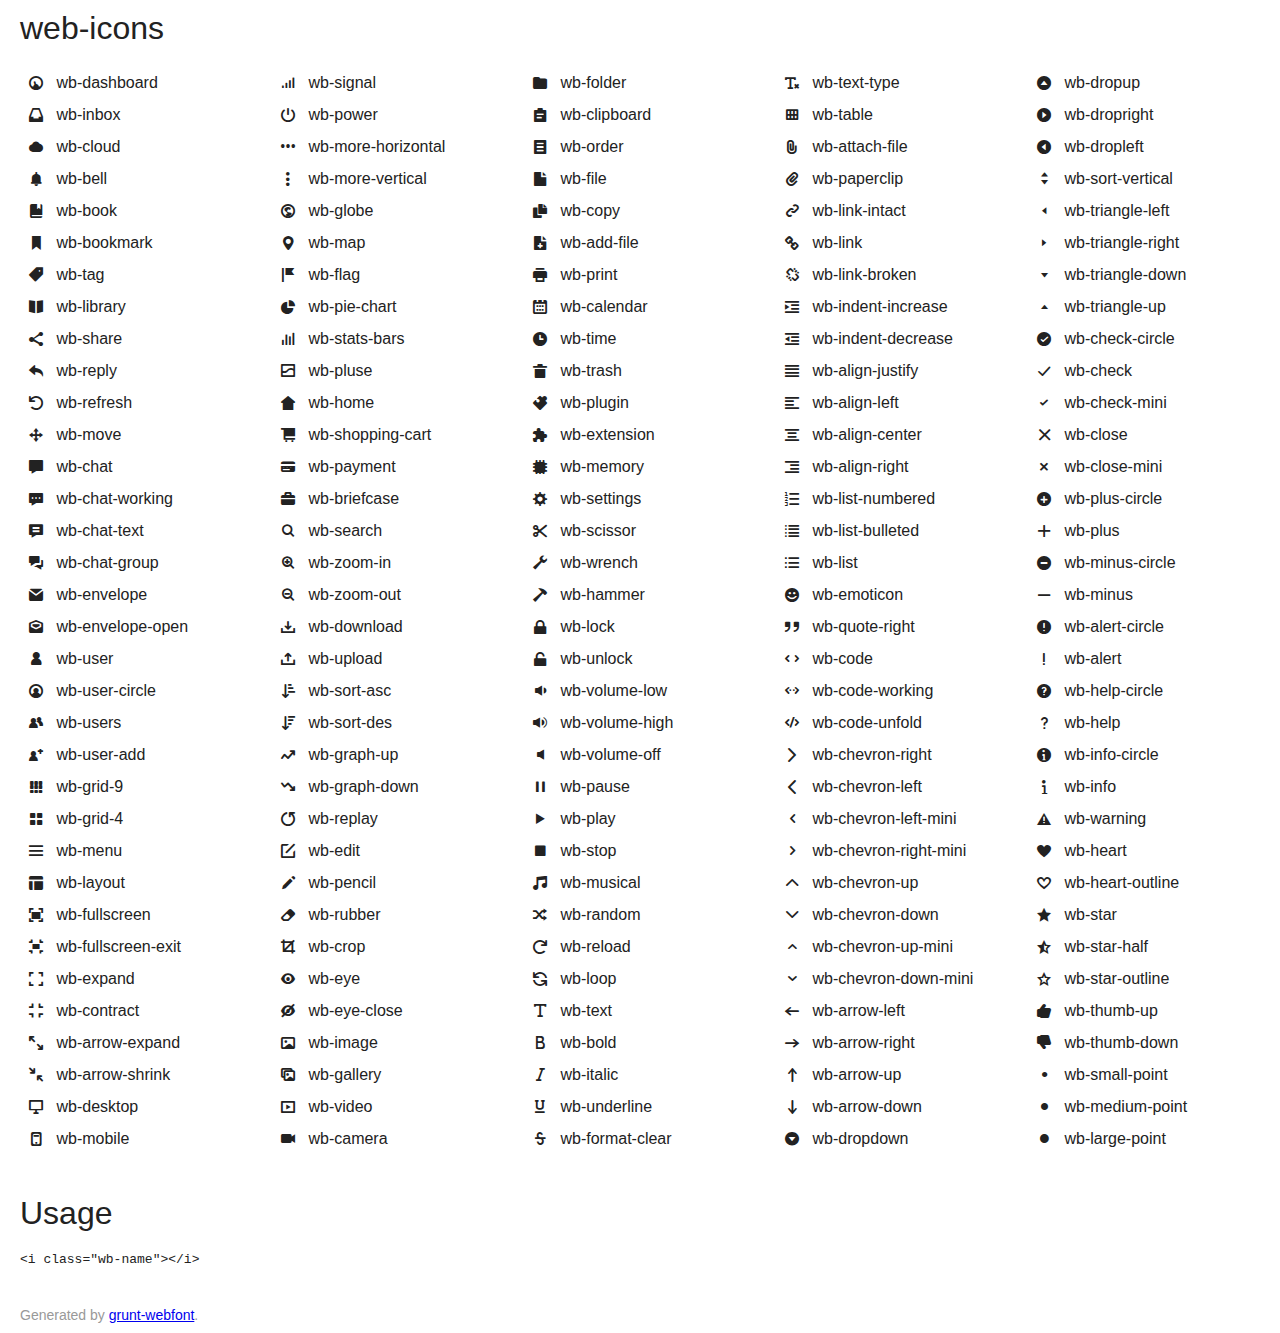
<file: THH.Web/Content/web-icons-master/demo/index.html>
<!doctype html>
<html>
	<head>
		<meta charset="utf-8">
		<title>web-icons</title>
		<link rel="stylesheet" href="../css/web-icons.css">
		<style>
		body {
			margin:0;
			padding:10px 20px;
			background:#fff;
			color:#222;
		}
		h1, div, footer {
			font-family:"Helvetica Neue", Arial, sans-serif;
		}
		h1 {
			margin:0 0 20px;
			font-size:32px;
			font-weight:normal;
		}
		.icons {
			margin-bottom:40px;
			-webkit-column-count:5;
			   -moz-column-count:5;
			        column-count:5;
			-webkit-column-gap:20px;
			   -moz-column-gap:20px;
			        column-gap:20px;
		}
		.icons__item,
		.icons__item i {
			line-height:2em;
			cursor:pointer;
		}
		.icons__item:hover {
			color:#3c90be;
		}
		.icons__item i {
			display:inline-block;
			width:32px;
			text-align:center;
		}
		.icons__item:hover i {
			-webkit-transform:scale(2);
			        transform:scale(2);
		}
		footer {
			margin-top:40px;
			font-size:14px;
			color:#999;
		}
		</style>
	</head>
	<body>
		<h1>web-icons</h1>

		<div class="icons" id="icons">
			
				<div class="icons__item" data-name="dashboard"><i class="wb-dashboard"></i> wb-dashboard</div>
			
				<div class="icons__item" data-name="inbox"><i class="wb-inbox"></i> wb-inbox</div>
			
				<div class="icons__item" data-name="cloud"><i class="wb-cloud"></i> wb-cloud</div>
			
				<div class="icons__item" data-name="bell"><i class="wb-bell"></i> wb-bell</div>
			
				<div class="icons__item" data-name="book"><i class="wb-book"></i> wb-book</div>
			
				<div class="icons__item" data-name="bookmark"><i class="wb-bookmark"></i> wb-bookmark</div>
			
				<div class="icons__item" data-name="tag"><i class="wb-tag"></i> wb-tag</div>
			
				<div class="icons__item" data-name="library"><i class="wb-library"></i> wb-library</div>
			
				<div class="icons__item" data-name="share"><i class="wb-share"></i> wb-share</div>
			
				<div class="icons__item" data-name="reply"><i class="wb-reply"></i> wb-reply</div>
			
				<div class="icons__item" data-name="refresh"><i class="wb-refresh"></i> wb-refresh</div>
			
				<div class="icons__item" data-name="move"><i class="wb-move"></i> wb-move</div>
			
				<div class="icons__item" data-name="chat"><i class="wb-chat"></i> wb-chat</div>
			
				<div class="icons__item" data-name="chat-working"><i class="wb-chat-working"></i> wb-chat-working</div>
			
				<div class="icons__item" data-name="chat-text"><i class="wb-chat-text"></i> wb-chat-text</div>
			
				<div class="icons__item" data-name="chat-group"><i class="wb-chat-group"></i> wb-chat-group</div>
			
				<div class="icons__item" data-name="envelope"><i class="wb-envelope"></i> wb-envelope</div>
			
				<div class="icons__item" data-name="envelope-open"><i class="wb-envelope-open"></i> wb-envelope-open</div>
			
				<div class="icons__item" data-name="user"><i class="wb-user"></i> wb-user</div>
			
				<div class="icons__item" data-name="user-circle"><i class="wb-user-circle"></i> wb-user-circle</div>
			
				<div class="icons__item" data-name="users"><i class="wb-users"></i> wb-users</div>
			
				<div class="icons__item" data-name="user-add"><i class="wb-user-add"></i> wb-user-add</div>
			
				<div class="icons__item" data-name="grid-9"><i class="wb-grid-9"></i> wb-grid-9</div>
			
				<div class="icons__item" data-name="grid-4"><i class="wb-grid-4"></i> wb-grid-4</div>
			
				<div class="icons__item" data-name="menu"><i class="wb-menu"></i> wb-menu</div>
			
				<div class="icons__item" data-name="layout"><i class="wb-layout"></i> wb-layout</div>
			
				<div class="icons__item" data-name="fullscreen"><i class="wb-fullscreen"></i> wb-fullscreen</div>
			
				<div class="icons__item" data-name="fullscreen-exit"><i class="wb-fullscreen-exit"></i> wb-fullscreen-exit</div>
			
				<div class="icons__item" data-name="expand"><i class="wb-expand"></i> wb-expand</div>
			
				<div class="icons__item" data-name="contract"><i class="wb-contract"></i> wb-contract</div>
			
				<div class="icons__item" data-name="arrow-expand"><i class="wb-arrow-expand"></i> wb-arrow-expand</div>
			
				<div class="icons__item" data-name="arrow-shrink"><i class="wb-arrow-shrink"></i> wb-arrow-shrink</div>
			
				<div class="icons__item" data-name="desktop"><i class="wb-desktop"></i> wb-desktop</div>
			
				<div class="icons__item" data-name="mobile"><i class="wb-mobile"></i> wb-mobile</div>
			
				<div class="icons__item" data-name="signal"><i class="wb-signal"></i> wb-signal</div>
			
				<div class="icons__item" data-name="power"><i class="wb-power"></i> wb-power</div>
			
				<div class="icons__item" data-name="more-horizontal"><i class="wb-more-horizontal"></i> wb-more-horizontal</div>
			
				<div class="icons__item" data-name="more-vertical"><i class="wb-more-vertical"></i> wb-more-vertical</div>
			
				<div class="icons__item" data-name="globe"><i class="wb-globe"></i> wb-globe</div>
			
				<div class="icons__item" data-name="map"><i class="wb-map"></i> wb-map</div>
			
				<div class="icons__item" data-name="flag"><i class="wb-flag"></i> wb-flag</div>
			
				<div class="icons__item" data-name="pie-chart"><i class="wb-pie-chart"></i> wb-pie-chart</div>
			
				<div class="icons__item" data-name="stats-bars"><i class="wb-stats-bars"></i> wb-stats-bars</div>
			
				<div class="icons__item" data-name="pluse"><i class="wb-pluse"></i> wb-pluse</div>
			
				<div class="icons__item" data-name="home"><i class="wb-home"></i> wb-home</div>
			
				<div class="icons__item" data-name="shopping-cart"><i class="wb-shopping-cart"></i> wb-shopping-cart</div>
			
				<div class="icons__item" data-name="payment"><i class="wb-payment"></i> wb-payment</div>
			
				<div class="icons__item" data-name="briefcase"><i class="wb-briefcase"></i> wb-briefcase</div>
			
				<div class="icons__item" data-name="search"><i class="wb-search"></i> wb-search</div>
			
				<div class="icons__item" data-name="zoom-in"><i class="wb-zoom-in"></i> wb-zoom-in</div>
			
				<div class="icons__item" data-name="zoom-out"><i class="wb-zoom-out"></i> wb-zoom-out</div>
			
				<div class="icons__item" data-name="download"><i class="wb-download"></i> wb-download</div>
			
				<div class="icons__item" data-name="upload"><i class="wb-upload"></i> wb-upload</div>
			
				<div class="icons__item" data-name="sort-asc"><i class="wb-sort-asc"></i> wb-sort-asc</div>
			
				<div class="icons__item" data-name="sort-des"><i class="wb-sort-des"></i> wb-sort-des</div>
			
				<div class="icons__item" data-name="graph-up"><i class="wb-graph-up"></i> wb-graph-up</div>
			
				<div class="icons__item" data-name="graph-down"><i class="wb-graph-down"></i> wb-graph-down</div>
			
				<div class="icons__item" data-name="replay"><i class="wb-replay"></i> wb-replay</div>
			
				<div class="icons__item" data-name="edit"><i class="wb-edit"></i> wb-edit</div>
			
				<div class="icons__item" data-name="pencil"><i class="wb-pencil"></i> wb-pencil</div>
			
				<div class="icons__item" data-name="rubber"><i class="wb-rubber"></i> wb-rubber</div>
			
				<div class="icons__item" data-name="crop"><i class="wb-crop"></i> wb-crop</div>
			
				<div class="icons__item" data-name="eye"><i class="wb-eye"></i> wb-eye</div>
			
				<div class="icons__item" data-name="eye-close"><i class="wb-eye-close"></i> wb-eye-close</div>
			
				<div class="icons__item" data-name="image"><i class="wb-image"></i> wb-image</div>
			
				<div class="icons__item" data-name="gallery"><i class="wb-gallery"></i> wb-gallery</div>
			
				<div class="icons__item" data-name="video"><i class="wb-video"></i> wb-video</div>
			
				<div class="icons__item" data-name="camera"><i class="wb-camera"></i> wb-camera</div>
			
				<div class="icons__item" data-name="folder"><i class="wb-folder"></i> wb-folder</div>
			
				<div class="icons__item" data-name="clipboard"><i class="wb-clipboard"></i> wb-clipboard</div>
			
				<div class="icons__item" data-name="order"><i class="wb-order"></i> wb-order</div>
			
				<div class="icons__item" data-name="file"><i class="wb-file"></i> wb-file</div>
			
				<div class="icons__item" data-name="copy"><i class="wb-copy"></i> wb-copy</div>
			
				<div class="icons__item" data-name="add-file"><i class="wb-add-file"></i> wb-add-file</div>
			
				<div class="icons__item" data-name="print"><i class="wb-print"></i> wb-print</div>
			
				<div class="icons__item" data-name="calendar"><i class="wb-calendar"></i> wb-calendar</div>
			
				<div class="icons__item" data-name="time"><i class="wb-time"></i> wb-time</div>
			
				<div class="icons__item" data-name="trash"><i class="wb-trash"></i> wb-trash</div>
			
				<div class="icons__item" data-name="plugin"><i class="wb-plugin"></i> wb-plugin</div>
			
				<div class="icons__item" data-name="extension"><i class="wb-extension"></i> wb-extension</div>
			
				<div class="icons__item" data-name="memory"><i class="wb-memory"></i> wb-memory</div>
			
				<div class="icons__item" data-name="settings"><i class="wb-settings"></i> wb-settings</div>
			
				<div class="icons__item" data-name="scissor"><i class="wb-scissor"></i> wb-scissor</div>
			
				<div class="icons__item" data-name="wrench"><i class="wb-wrench"></i> wb-wrench</div>
			
				<div class="icons__item" data-name="hammer"><i class="wb-hammer"></i> wb-hammer</div>
			
				<div class="icons__item" data-name="lock"><i class="wb-lock"></i> wb-lock</div>
			
				<div class="icons__item" data-name="unlock"><i class="wb-unlock"></i> wb-unlock</div>
			
				<div class="icons__item" data-name="volume-low"><i class="wb-volume-low"></i> wb-volume-low</div>
			
				<div class="icons__item" data-name="volume-high"><i class="wb-volume-high"></i> wb-volume-high</div>
			
				<div class="icons__item" data-name="volume-off"><i class="wb-volume-off"></i> wb-volume-off</div>
			
				<div class="icons__item" data-name="pause"><i class="wb-pause"></i> wb-pause</div>
			
				<div class="icons__item" data-name="play"><i class="wb-play"></i> wb-play</div>
			
				<div class="icons__item" data-name="stop"><i class="wb-stop"></i> wb-stop</div>
			
				<div class="icons__item" data-name="musical"><i class="wb-musical"></i> wb-musical</div>
			
				<div class="icons__item" data-name="random"><i class="wb-random"></i> wb-random</div>
			
				<div class="icons__item" data-name="reload"><i class="wb-reload"></i> wb-reload</div>
			
				<div class="icons__item" data-name="loop"><i class="wb-loop"></i> wb-loop</div>
			
				<div class="icons__item" data-name="text"><i class="wb-text"></i> wb-text</div>
			
				<div class="icons__item" data-name="bold"><i class="wb-bold"></i> wb-bold</div>
			
				<div class="icons__item" data-name="italic"><i class="wb-italic"></i> wb-italic</div>
			
				<div class="icons__item" data-name="underline"><i class="wb-underline"></i> wb-underline</div>
			
				<div class="icons__item" data-name="format-clear"><i class="wb-format-clear"></i> wb-format-clear</div>
			
				<div class="icons__item" data-name="text-type"><i class="wb-text-type"></i> wb-text-type</div>
			
				<div class="icons__item" data-name="table"><i class="wb-table"></i> wb-table</div>
			
				<div class="icons__item" data-name="attach-file"><i class="wb-attach-file"></i> wb-attach-file</div>
			
				<div class="icons__item" data-name="paperclip"><i class="wb-paperclip"></i> wb-paperclip</div>
			
				<div class="icons__item" data-name="link-intact"><i class="wb-link-intact"></i> wb-link-intact</div>
			
				<div class="icons__item" data-name="link"><i class="wb-link"></i> wb-link</div>
			
				<div class="icons__item" data-name="link-broken"><i class="wb-link-broken"></i> wb-link-broken</div>
			
				<div class="icons__item" data-name="indent-increase"><i class="wb-indent-increase"></i> wb-indent-increase</div>
			
				<div class="icons__item" data-name="indent-decrease"><i class="wb-indent-decrease"></i> wb-indent-decrease</div>
			
				<div class="icons__item" data-name="align-justify"><i class="wb-align-justify"></i> wb-align-justify</div>
			
				<div class="icons__item" data-name="align-left"><i class="wb-align-left"></i> wb-align-left</div>
			
				<div class="icons__item" data-name="align-center"><i class="wb-align-center"></i> wb-align-center</div>
			
				<div class="icons__item" data-name="align-right"><i class="wb-align-right"></i> wb-align-right</div>
			
				<div class="icons__item" data-name="list-numbered"><i class="wb-list-numbered"></i> wb-list-numbered</div>
			
				<div class="icons__item" data-name="list-bulleted"><i class="wb-list-bulleted"></i> wb-list-bulleted</div>
			
				<div class="icons__item" data-name="list"><i class="wb-list"></i> wb-list</div>
			
				<div class="icons__item" data-name="emoticon"><i class="wb-emoticon"></i> wb-emoticon</div>
			
				<div class="icons__item" data-name="quote-right"><i class="wb-quote-right"></i> wb-quote-right</div>
			
				<div class="icons__item" data-name="code"><i class="wb-code"></i> wb-code</div>
			
				<div class="icons__item" data-name="code-working"><i class="wb-code-working"></i> wb-code-working</div>
			
				<div class="icons__item" data-name="code-unfold"><i class="wb-code-unfold"></i> wb-code-unfold</div>
			
				<div class="icons__item" data-name="chevron-right"><i class="wb-chevron-right"></i> wb-chevron-right</div>
			
				<div class="icons__item" data-name="chevron-left"><i class="wb-chevron-left"></i> wb-chevron-left</div>
			
				<div class="icons__item" data-name="chevron-left-mini"><i class="wb-chevron-left-mini"></i> wb-chevron-left-mini</div>
			
				<div class="icons__item" data-name="chevron-right-mini"><i class="wb-chevron-right-mini"></i> wb-chevron-right-mini</div>
			
				<div class="icons__item" data-name="chevron-up"><i class="wb-chevron-up"></i> wb-chevron-up</div>
			
				<div class="icons__item" data-name="chevron-down"><i class="wb-chevron-down"></i> wb-chevron-down</div>
			
				<div class="icons__item" data-name="chevron-up-mini"><i class="wb-chevron-up-mini"></i> wb-chevron-up-mini</div>
			
				<div class="icons__item" data-name="chevron-down-mini"><i class="wb-chevron-down-mini"></i> wb-chevron-down-mini</div>
			
				<div class="icons__item" data-name="arrow-left"><i class="wb-arrow-left"></i> wb-arrow-left</div>
			
				<div class="icons__item" data-name="arrow-right"><i class="wb-arrow-right"></i> wb-arrow-right</div>
			
				<div class="icons__item" data-name="arrow-up"><i class="wb-arrow-up"></i> wb-arrow-up</div>
			
				<div class="icons__item" data-name="arrow-down"><i class="wb-arrow-down"></i> wb-arrow-down</div>
			
				<div class="icons__item" data-name="dropdown"><i class="wb-dropdown"></i> wb-dropdown</div>
			
				<div class="icons__item" data-name="dropup"><i class="wb-dropup"></i> wb-dropup</div>
			
				<div class="icons__item" data-name="dropright"><i class="wb-dropright"></i> wb-dropright</div>
			
				<div class="icons__item" data-name="dropleft"><i class="wb-dropleft"></i> wb-dropleft</div>
			
				<div class="icons__item" data-name="sort-vertical"><i class="wb-sort-vertical"></i> wb-sort-vertical</div>
			
				<div class="icons__item" data-name="triangle-left"><i class="wb-triangle-left"></i> wb-triangle-left</div>
			
				<div class="icons__item" data-name="triangle-right"><i class="wb-triangle-right"></i> wb-triangle-right</div>
			
				<div class="icons__item" data-name="triangle-down"><i class="wb-triangle-down"></i> wb-triangle-down</div>
			
				<div class="icons__item" data-name="triangle-up"><i class="wb-triangle-up"></i> wb-triangle-up</div>
			
				<div class="icons__item" data-name="check-circle"><i class="wb-check-circle"></i> wb-check-circle</div>
			
				<div class="icons__item" data-name="check"><i class="wb-check"></i> wb-check</div>
			
				<div class="icons__item" data-name="check-mini"><i class="wb-check-mini"></i> wb-check-mini</div>
			
				<div class="icons__item" data-name="close"><i class="wb-close"></i> wb-close</div>
			
				<div class="icons__item" data-name="close-mini"><i class="wb-close-mini"></i> wb-close-mini</div>
			
				<div class="icons__item" data-name="plus-circle"><i class="wb-plus-circle"></i> wb-plus-circle</div>
			
				<div class="icons__item" data-name="plus"><i class="wb-plus"></i> wb-plus</div>
			
				<div class="icons__item" data-name="minus-circle"><i class="wb-minus-circle"></i> wb-minus-circle</div>
			
				<div class="icons__item" data-name="minus"><i class="wb-minus"></i> wb-minus</div>
			
				<div class="icons__item" data-name="alert-circle"><i class="wb-alert-circle"></i> wb-alert-circle</div>
			
				<div class="icons__item" data-name="alert"><i class="wb-alert"></i> wb-alert</div>
			
				<div class="icons__item" data-name="help-circle"><i class="wb-help-circle"></i> wb-help-circle</div>
			
				<div class="icons__item" data-name="help"><i class="wb-help"></i> wb-help</div>
			
				<div class="icons__item" data-name="info-circle"><i class="wb-info-circle"></i> wb-info-circle</div>
			
				<div class="icons__item" data-name="info"><i class="wb-info"></i> wb-info</div>
			
				<div class="icons__item" data-name="warning"><i class="wb-warning"></i> wb-warning</div>
			
				<div class="icons__item" data-name="heart"><i class="wb-heart"></i> wb-heart</div>
			
				<div class="icons__item" data-name="heart-outline"><i class="wb-heart-outline"></i> wb-heart-outline</div>
			
				<div class="icons__item" data-name="star"><i class="wb-star"></i> wb-star</div>
			
				<div class="icons__item" data-name="star-half"><i class="wb-star-half"></i> wb-star-half</div>
			
				<div class="icons__item" data-name="star-outline"><i class="wb-star-outline"></i> wb-star-outline</div>
			
				<div class="icons__item" data-name="thumb-up"><i class="wb-thumb-up"></i> wb-thumb-up</div>
			
				<div class="icons__item" data-name="thumb-down"><i class="wb-thumb-down"></i> wb-thumb-down</div>
			
				<div class="icons__item" data-name="small-point"><i class="wb-small-point"></i> wb-small-point</div>
			
				<div class="icons__item" data-name="medium-point"><i class="wb-medium-point"></i> wb-medium-point</div>
			
				<div class="icons__item" data-name="large-point"><i class="wb-large-point"></i> wb-large-point</div>
			
		</div>

		

		<h1>Usage</h1>
		<pre><code>&lt;i class=&quot;wb-<span id="name">name</span>&quot;&gt;&lt;/i&gt;</code></pre>
		

		<footer>Generated by <a href="https://github.com/sapegin/grunt-webfont">grunt-webfont</a>.</footer>

		<script>
		(function() {
			document.getElementById('icons').onclick = function(e) {
				e = e || window.event;
				var name = e.target.getAttribute('data-name') || e.target.parentNode.getAttribute('data-name');
				document.getElementById('name').innerHTML = name;
				
			}
		})();
		</script>
	</body>
</html>
</file>
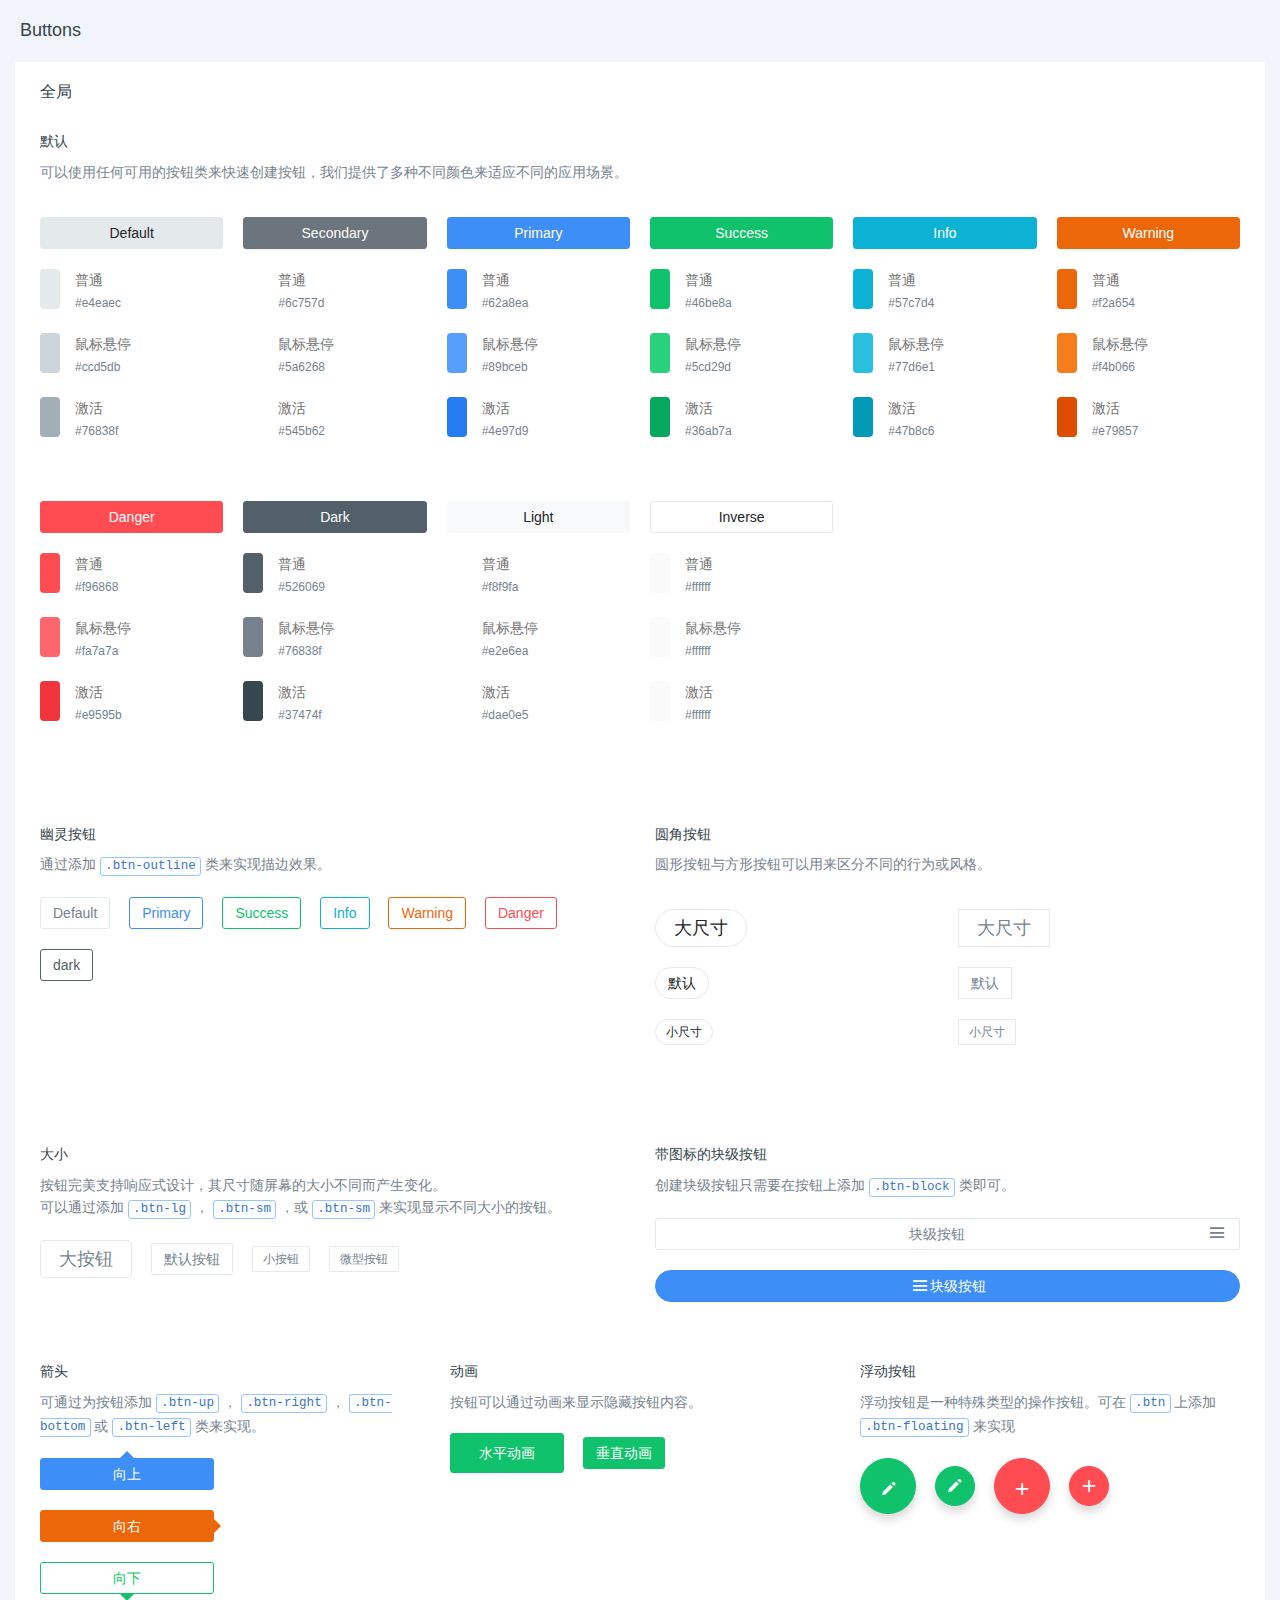
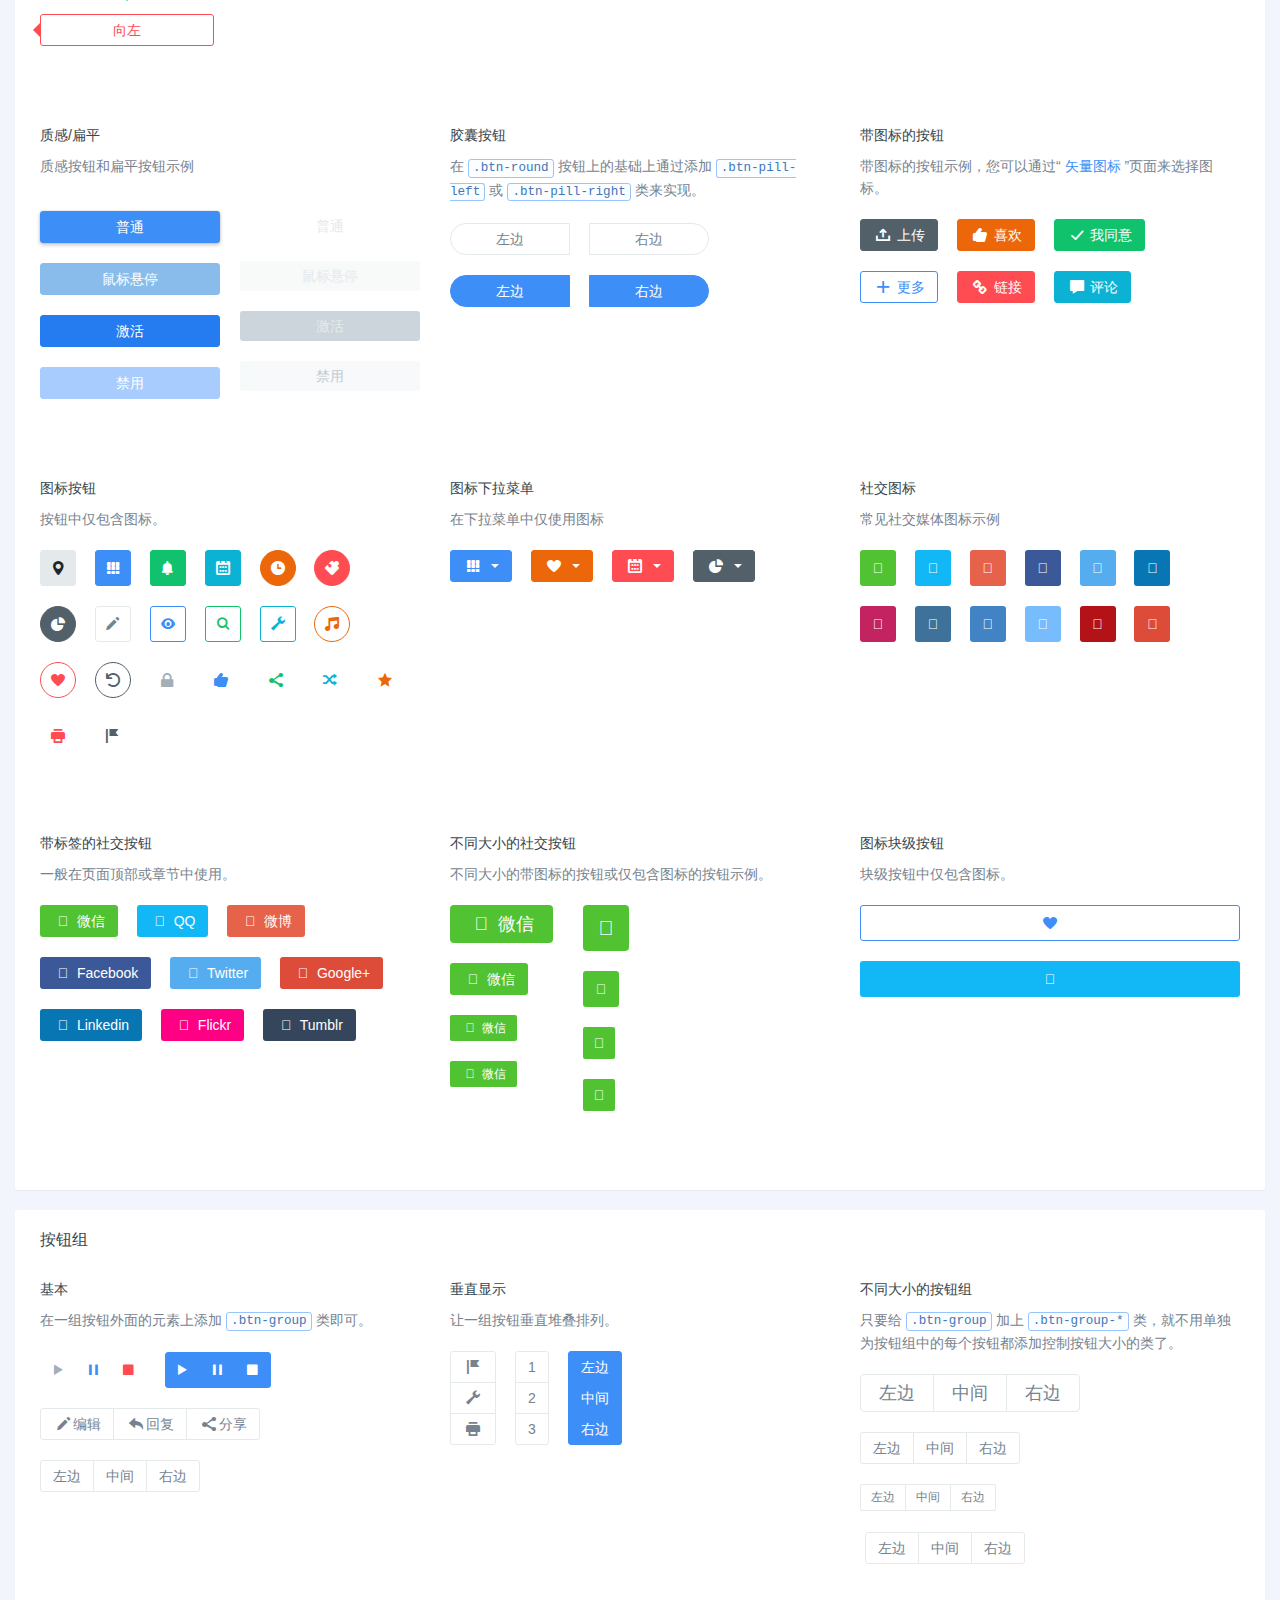
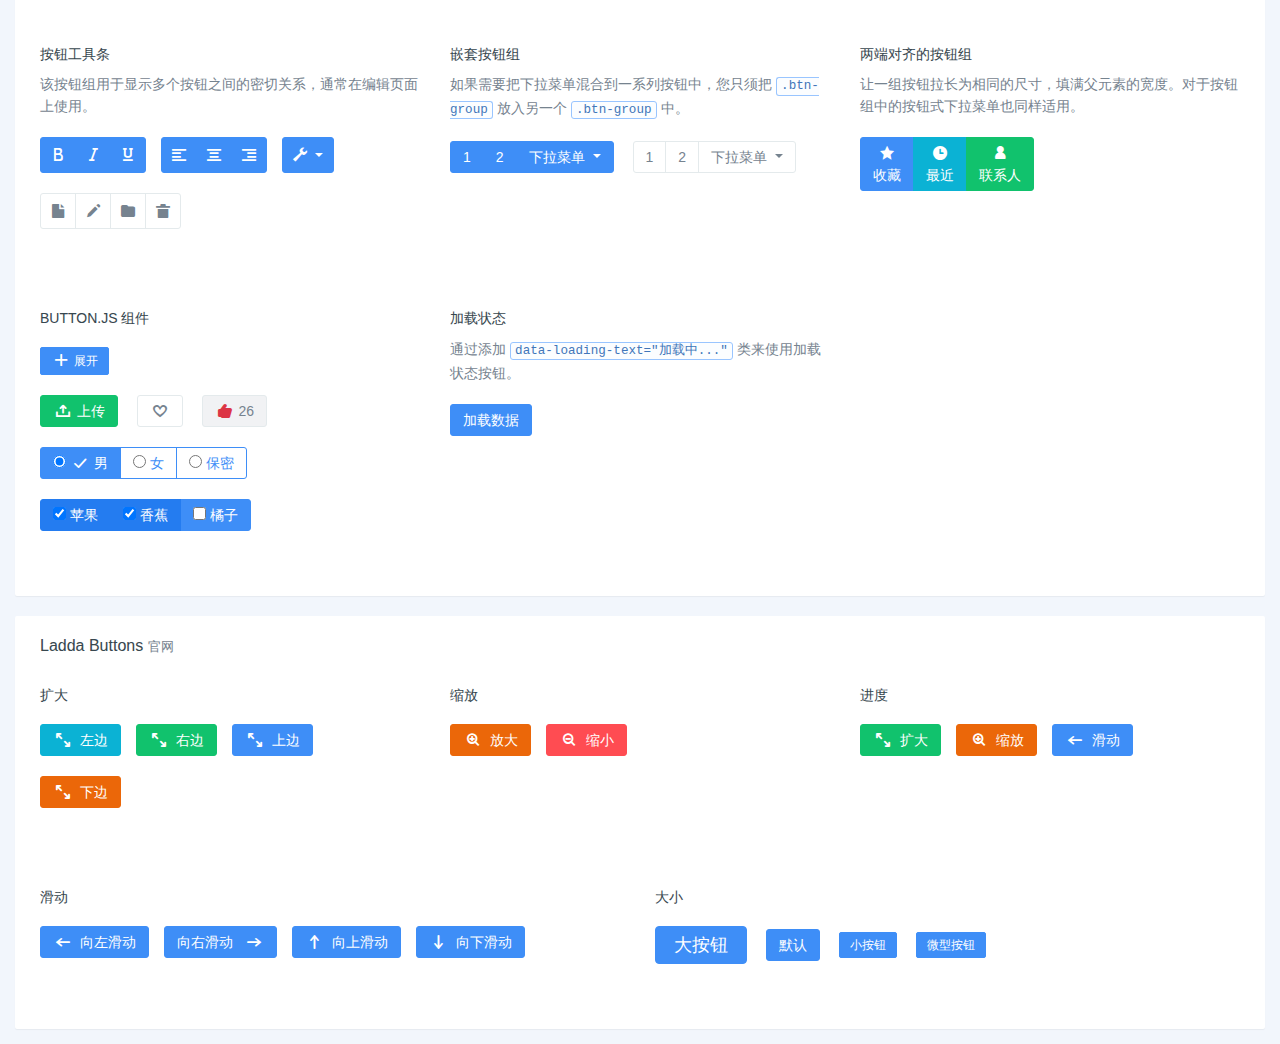
<file: ConsoleApp/demo/HzyAdminUI/views/buttons/index.html>
﻿<!DOCTYPE html>

<html>

<head>
    <meta charset="UTF-8">
    <title>HzyAdminUI</title>
    <!-- 避免IE使用兼容模式 -->
    <meta http-equiv="X-UA-Compatible" content="IE=edge, chrome=1">
    <!-- 移动设备 viewport -->
    <meta name="viewport" content="width=device-width,initial-scale=1.0,minimum-scale=1.0,maximum-scale=1.0,user-scalable=no,minimal-ui">
    <!-- 360浏览器默认使用Webkit内核 -->
    <meta name="renderer" content="webkit">
    <!-- 禁止搜索引擎抓取 -->
    <meta name="robots" content="nofollow">
    <!-- 禁止百度SiteAPP转码 -->
    <meta http-equiv="Cache-Control" content="no-siteapp">
    <!-- Chrome浏览器添加桌面快捷方式（安卓） -->
    <meta name="mobile-web-app-capable" content="yes">
    <!-- Safari浏览器添加到主屏幕（IOS） -->
    <meta name="apple-mobile-web-app-capable" content="yes">
    <meta name="apple-mobile-web-app-status-bar-style" content="black">
    <meta name="apple-mobile-web-app-title" content="">
    <!--[if lt IE 9]>
          <script src="https://cdn.staticfile.org/html5shiv/r29/html5.min.js"></script>
          <script src="https://cdn.staticfile.org/respond.js/1.4.2/respond.min.js"></script>
        <![endif]-->
    <!--外部css-->
    <link href="../../css/core.css" rel="stylesheet" />
    <link href="../../css/site.css" rel="stylesheet" />
    <link href="../../css/animate.css" rel="stylesheet" />
    <link href="../../libs/font-awesome/css/font-awesome.min.css" rel="stylesheet" />
    <link href="../../libs/web-icons-master/css/web-icons.css" rel="stylesheet" />
    <link href="../../libs/metisMenu/metisMenu.css" rel="stylesheet" />
    <!--my css-->
    <link href="../../css/main.css" rel="stylesheet" />
    <style type="text/css">
        .color-box {
            width: 20px;
            height: 40px;
            border-radius: 4px
        }

        .btn.btn-direction {
            width: 174px
        }

        .btn-pill-left,
        .btn-pill-right {
            width: 120px
        }

        .active>.auto .text,
        .active>.text,
        .text-active {
            display: none !important
        }

        .active>.auto .text-active,
        .active>.text-active {
            display: inline-block !important
        }

        .active .icon {
            line-height: 1
        }

        @media screen and (max-width:768px) {
            .btn-group-justified .btn {
                min-height: 50px
            }
        }
    </style>
</head>

<body>
    <div class="page animation-fade">
        <div class="page-header">
            <h1 class="page-title">Buttons</h1>
        </div>
        <div class="page-content">

            <div class="panel">
                <div class="panel-heading">
                    <h3 class="panel-title">全局</h3>
                </div>
                <div class="panel-body container-fluid">
                    <div class="row row-lg">
                        <div class="col">

                            <div class="example-wrap">
                                <h4 class="example-title">默认</h4>
                                <p>可以使用任何可用的按钮类来快速创建按钮，我们提供了多种不同颜色来适应不同的应用场景。</p>
                                <div class="row">
                                    <div class="col-xs-12 col-sm-4 col-lg-2">
                                        <div class="example">
                                            <ul class="list-unstyled">
                                                <li class="mb-20">
                                                    <button type="button" class="btn btn-block btn-default">Default</button>
                                                </li>
                                                <li class="mb-20">
                                                    <div class="float-left color-box bg-blue-grey-200"></div>
                                                    <div class="ml-35">
                                                        <p class="font-size-14 grey-600 m-0">普通</p>
                                                        <span class="font-size-12">#e4eaec</span>
                                                    </div>
                                                </li>
                                                <li class="mb-20">
                                                    <div class="float-left color-box bg-blue-grey-300"></div>
                                                    <div class="ml-35">
                                                        <p class="font-size-14 grey-600 m-0">鼠标悬停</p>
                                                        <span class="font-size-12">#ccd5db</span>
                                                    </div>
                                                </li>
                                                <li class="mb-20">
                                                    <div class="float-left color-box bg-blue-grey-400"></div>
                                                    <div class="ml-35">
                                                        <p class="font-size-14 grey-600 m-0">激活</p>
                                                        <span class="font-size-12">#76838f</span>
                                                    </div>
                                                </li>
                                            </ul>
                                        </div>
                                    </div>
                                    <div class="col-xs-12 col-sm-4 col-lg-2">
                                        <div class="example">
                                            <ul class="list-unstyled">
                                                <li class="mb-20">
                                                    <button type="button" class="btn btn-block btn-secondary">Secondary</button>
                                                </li>
                                                <li class="mb-20">
                                                    <div class="float-left color-box bg-btn-secondary"></div>
                                                    <div class="ml-35">
                                                        <p class="font-size-14 grey-600 m-0">普通</p>
                                                        <span class="font-size-12">#6c757d</span>
                                                    </div>
                                                </li>
                                                <li class="mb-20">
                                                    <div class="float-left color-box bg-btn-secondary-hover"></div>
                                                    <div class="ml-35">
                                                        <p class="font-size-14 grey-600 m-0">鼠标悬停</p>
                                                        <span class="font-size-12">#5a6268</span>
                                                    </div>
                                                </li>
                                                <li class="mb-20">
                                                    <div class="float-left color-box bg-btn-secondary-active"></div>
                                                    <div class="ml-35">
                                                        <p class="font-size-14 grey-600 m-0">激活</p>
                                                        <span class="font-size-12">#545b62</span>
                                                    </div>
                                                </li>
                                            </ul>
                                        </div>
                                    </div>
                                    <div class="col-xs-12 col-sm-4 col-lg-2">
                                        <div class="example">
                                            <ul class="list-unstyled">
                                                <li class="mb-20">
                                                    <button type="button" class="btn btn-block btn-primary">Primary</button>
                                                </li>
                                                <li class="mb-20">
                                                    <div class="float-left color-box bg-primary-600"></div>
                                                    <div class="ml-35">
                                                        <p class="font-size-14 grey-600 m-0">普通</p>
                                                        <span class="font-size-12">#62a8ea</span>
                                                    </div>
                                                </li>
                                                <li class="mb-20">
                                                    <div class="float-left color-box bg-primary-500"></div>
                                                    <div class="ml-35">
                                                        <p class="font-size-14 grey-600 m-0">鼠标悬停</p>
                                                        <span class="font-size-12">#89bceb</span>
                                                    </div>
                                                </li>
                                                <li class="mb-20">
                                                    <div class="float-left color-box bg-primary-700"></div>
                                                    <div class="ml-35">
                                                        <p class="font-size-14 grey-600 m-0">激活</p>
                                                        <span class="font-size-12">#4e97d9</span>
                                                    </div>
                                                </li>
                                            </ul>
                                        </div>
                                    </div>
                                    <div class="col-xs-12 col-sm-4 col-lg-2">
                                        <div class="example">
                                            <ul class="list-unstyled">
                                                <li class="mb-20">
                                                    <button type="button" class="btn btn-block btn-success">Success</button>
                                                </li>
                                                <li class="mb-20">
                                                    <div class="float-left color-box bg-green-600"></div>
                                                    <div class="ml-35">
                                                        <p class="font-size-14 grey-600 m-0">普通</p>
                                                        <span class="font-size-12">#46be8a</span>
                                                    </div>
                                                </li>
                                                <li class="mb-20">
                                                    <div class="float-left color-box bg-green-500"></div>
                                                    <div class="ml-35">
                                                        <p class="font-size-14 grey-600 m-0">鼠标悬停</p>
                                                        <span class="font-size-12">#5cd29d</span>
                                                    </div>
                                                </li>
                                                <li class="mb-20">
                                                    <div class="float-left color-box bg-green-700"></div>
                                                    <div class="ml-35">
                                                        <p class="font-size-14 grey-600 m-0">激活</p>
                                                        <span class="font-size-12">#36ab7a</span>
                                                    </div>
                                                </li>
                                            </ul>
                                        </div>
                                    </div>
                                    <div class="col-xs-12 col-sm-4 col-lg-2">
                                        <div class="example">
                                            <ul class="list-unstyled">
                                                <li class="mb-20">
                                                    <button type="button" class="btn btn-block btn-info">Info</button>
                                                </li>
                                                <li class="mb-20">
                                                    <div class="float-left color-box bg-cyan-600"></div>
                                                    <div class="ml-35">
                                                        <p class="font-size-14 grey-600 m-0">普通</p>
                                                        <span class="font-size-12">#57c7d4</span>
                                                    </div>
                                                </li>
                                                <li class="mb-20">
                                                    <div class="float-left color-box bg-cyan-500"></div>
                                                    <div class="ml-35">
                                                        <p class="font-size-14 grey-600 m-0">鼠标悬停</p>
                                                        <span class="font-size-12">#77d6e1</span>
                                                    </div>
                                                </li>
                                                <li class="mb-20">
                                                    <div class="float-left color-box bg-cyan-700"></div>
                                                    <div class="ml-35">
                                                        <p class="font-size-14 grey-600 m-0">激活</p>
                                                        <span class="font-size-12">#47b8c6</span>
                                                    </div>
                                                </li>
                                            </ul>
                                        </div>
                                    </div>
                                    <div class="col-xs-12 col-sm-4 col-lg-2">
                                        <div class="example">
                                            <ul class="list-unstyled">
                                                <li class="mb-20">
                                                    <button type="button" class="btn btn-block btn-warning">Warning</button>
                                                </li>
                                                <li class="mb-20">
                                                    <div class="float-left color-box bg-orange-600"></div>
                                                    <div class="ml-35">
                                                        <p class="font-size-14 grey-600 m-0">普通</p>
                                                        <span class="font-size-12">#f2a654</span>
                                                    </div>
                                                </li>
                                                <li class="mb-20">
                                                    <div class="float-left color-box bg-orange-500"></div>
                                                    <div class="ml-35">
                                                        <p class="font-size-14 grey-600 m-0">鼠标悬停</p>
                                                        <span class="font-size-12">#f4b066</span>
                                                    </div>
                                                </li>
                                                <li class="mb-20">
                                                    <div class="float-left color-box bg-orange-700"></div>
                                                    <div class="ml-35">
                                                        <p class="font-size-14 grey-600 m-0">激活</p>
                                                        <span class="font-size-12">#e79857</span>
                                                    </div>
                                                </li>
                                            </ul>
                                        </div>
                                    </div>
                                    <div class="col-xs-12 col-sm-4 col-lg-2">
                                        <div class="example">
                                            <ul class="list-unstyled">
                                                <li class="mb-20">
                                                    <button type="button" class="btn btn-block btn-danger">Danger</button>
                                                </li>
                                                <li class="mb-20">
                                                    <div class="float-left color-box bg-red-600"></div>
                                                    <div class="ml-35">
                                                        <p class="font-size-14 grey-600 m-0">普通</p>
                                                        <span class="font-size-12">#f96868</span>
                                                    </div>
                                                </li>
                                                <li class="mb-20">
                                                    <div class="float-left color-box bg-red-500"></div>
                                                    <div class="ml-35">
                                                        <p class="font-size-14 grey-600 m-0">鼠标悬停</p>
                                                        <span class="font-size-12">#fa7a7a</span>
                                                    </div>
                                                </li>
                                                <li class="mb-20">
                                                    <div class="float-left color-box bg-red-700"></div>
                                                    <div class="ml-35">
                                                        <p class="font-size-14 grey-600 m-0">激活</p>
                                                        <span class="font-size-12">#e9595b</span>
                                                    </div>
                                                </li>
                                            </ul>
                                        </div>
                                    </div>

                                    <div class="col-xs-12 col-sm-4 col-lg-2">
                                        <div class="example">
                                            <ul class="list-unstyled">
                                                <li class="mb-20">
                                                    <button type="button" class="btn btn-block btn-dark">Dark</button>
                                                </li>
                                                <li class="mb-20">
                                                    <div class="float-left color-box bg-blue-grey-600"></div>
                                                    <div class="ml-35">
                                                        <p class="font-size-14 grey-600 m-0">普通</p>
                                                        <span class="font-size-12">#526069</span>
                                                    </div>
                                                </li>
                                                <li class="mb-20">
                                                    <div class="float-left color-box bg-blue-grey-500"></div>
                                                    <div class="ml-35">
                                                        <p class="font-size-14 grey-600 m-0">鼠标悬停</p>
                                                        <span class="font-size-12">#76838f</span>
                                                    </div>
                                                </li>
                                                <li class="mb-20">
                                                    <div class="float-left color-box bg-blue-grey-700"></div>
                                                    <div class="ml-35">
                                                        <p class="font-size-14 grey-600 m-0">激活</p>
                                                        <span class="font-size-12">#37474f</span>
                                                    </div>
                                                </li>
                                            </ul>
                                        </div>
                                    </div>
                                    <div class="col-xs-12 col-sm-4 col-lg-2">
                                        <div class="example">
                                            <ul class="list-unstyled">
                                                <li class="mb-20">
                                                    <button type="button" class="btn btn-block btn-light">Light</button>
                                                </li>
                                                <li class="mb-20">
                                                    <div class="float-left color-box bg-btn-light"></div>
                                                    <div class="ml-35">
                                                        <p class="font-size-14 grey-600 m-0">普通</p>
                                                        <span class="font-size-12">#f8f9fa</span>
                                                    </div>
                                                </li>
                                                <li class="mb-20">
                                                    <div class="float-left color-box bg-btn-light-hover"></div>
                                                    <div class="ml-35">
                                                        <p class="font-size-14 grey-600 m-0">鼠标悬停</p>
                                                        <span class="font-size-12">#e2e6ea</span>
                                                    </div>
                                                </li>
                                                <li class="mb-20">
                                                    <div class="float-left color-box bg-btn-light-active"></div>
                                                    <div class="ml-35">
                                                        <p class="font-size-14 grey-600 m-0">激活</p>
                                                        <span class="font-size-12">#dae0e5</span>
                                                    </div>
                                                </li>
                                            </ul>
                                        </div>
                                    </div>

                                    <div class="col-xs-12 col-sm-4 col-lg-2">
                                        <div class="example">
                                            <ul class="list-unstyled">
                                                <li class="mb-20">
                                                    <button type="button" class="btn btn-block btn-inverse">Inverse</button>
                                                </li>
                                                <li class="mb-20">
                                                    <div class="float-left color-box bg-grey-100"></div>
                                                    <div class="ml-35">
                                                        <p class="font-size-14 grey-600 m-0">普通</p>
                                                        <span class="font-size-12">#ffffff</span>
                                                    </div>
                                                </li>
                                                <li class="mb-20">
                                                    <div class="float-left color-box bg-grey-100"></div>
                                                    <div class="ml-35">
                                                        <p class="font-size-14 grey-600 m-0">鼠标悬停</p>
                                                        <span class="font-size-12">#ffffff</span>
                                                    </div>
                                                </li>
                                                <li class="mb-20">
                                                    <div class="float-left color-box bg-grey-100"></div>
                                                    <div class="ml-35">
                                                        <p class="font-size-14 grey-600 m-0">激活</p>
                                                        <span class="font-size-12">#ffffff</span>
                                                    </div>
                                                </li>
                                            </ul>
                                        </div>
                                    </div>
                                </div>
                            </div>

                        </div>
                    </div>
                    <div class="row row-lg">
                        <div class="col-lg-6">

                            <div class="example-wrap">
                                <h4 class="example-title">幽灵按钮</h4>
                                <p>通过添加
                                    <code>.btn-outline</code> 类来实现描边效果。</p>
                                <div class="example example-buttons">
                                    <button type="button" class="btn btn-outline btn-default">Default</button>
                                    <button type="button" class="btn btn-outline btn-primary">Primary</button>
                                    <button type="button" class="btn btn-outline btn-success">Success</button>
                                    <button type="button" class="btn btn-outline btn-info">Info</button>
                                    <button type="button" class="btn btn-outline btn-warning">Warning</button>
                                    <button type="button" class="btn btn-outline btn-danger">Danger</button>
                                    <button type="button" class="btn btn-outline btn-dark">dark</button>
                                </div>
                            </div>

                        </div>
                        <div class="col-lg-6">

                            <div class="example-wrap">
                                <h4 class="example-title">圆角按钮</h4>
                                <p>圆形按钮与方形按钮可以用来区分不同的行为或风格。</p>
                                <div class="row">
                                    <div class="col-sm-6">
                                        <div class="example example-buttons">
                                            <div>
                                                <button type="button" class="btn btn-inverse btn-round btn-lg">
                                                    大尺寸
                                                </button>
                                            </div>
                                            <div>
                                                <button type="button" class="btn btn-inverse btn-round">
                                                    默认
                                                </button>
                                            </div>
                                            <div>
                                                <button type="button" class="btn btn-inverse btn-round btn-sm">
                                                    小尺寸
                                                </button>
                                            </div>
                                        </div>
                                    </div>
                                    <div class="col-sm-6">
                                        <div class="example example-buttons">
                                            <div>
                                                <button type="button" class="btn btn-squared btn-outline btn-default btn-lg">
                                                    大尺寸
                                                </button>
                                            </div>
                                            <div>
                                                <button type="button" class="btn btn-squared btn-outline btn-default">
                                                    默认
                                                </button>
                                            </div>
                                            <div>
                                                <button type="button" class="btn btn-squared btn-outline btn-default btn-sm">
                                                    小尺寸
                                                </button>
                                            </div>
                                        </div>
                                    </div>
                                </div>
                            </div>

                        </div>
                    </div>
                    <div class="row row-lg">
                        <div class="col-lg-6">

                            <div class="example-wrap">
                                <h4 class="example-title">大小</h4>
                                <p>按钮完美支持响应式设计，其尺寸随屏幕的大小不同而产生变化。
                                    <br>可以通过添加
                                    <code>.btn-lg</code> ，
                                    <code>.btn-sm</code> ，或
                                    <code>.btn-sm</code> 来实现显示不同大小的按钮。 </p>
                                <div class="example example-buttons">
                                    <button type="button" class="btn btn-outline btn-default btn-lg">大按钮</button>
                                    <button type="button" class="btn btn-outline btn-default">默认按钮</button>
                                    <button type="button" class="btn btn-outline btn-default btn-sm">小按钮</button>
                                    <button type="button" class="btn btn-outline btn-default btn-sm">微型按钮</button>
                                </div>
                            </div>

                        </div>
                        <div class="col-lg-6">

                            <div class="example-wrap">
                                <h4 class="example-title">带图标的块级按钮</h4>
                                <p>创建块级按钮只需要在按钮上添加
                                    <code>.btn-block</code> 类即可。</p>
                                <div class="example example-buttons">
                                    <button type="button" class="btn btn-default btn-outline btn-block">
                                        <i class="icon wb-menu float-right" aria-hidden="true"></i>块级按钮
                                    </button>
                                    <button type="button" class="btn btn-primary btn-block btn-round">
                                        <i class="icon wb-menu" aria-hidden="true"></i>块级按钮
                                    </button>
                                </div>
                            </div>

                        </div>
                    </div>
                    <div class="row row-lg">
                        <div class="col-lg-6 col-xl-4">

                            <div class="example-wrap">
                                <h4 class="example-title">箭头</h4>
                                <p>可通过为按钮添加
                                    <code>.btn-up</code> ，
                                    <code>.btn-right</code> ，
                                    <code>.btn-bottom</code> 或
                                    <code>.btn-left</code> 类来实现。</p>
                                <div class="example example-buttons">
                                    <button type="button" class="btn btn-direction btn-up btn-primary">向上</button>
                                    <button type="button" class="btn btn-direction btn-right btn-warning">向右</button>
                                    <button type="button" class="btn btn-direction btn-bottom btn-success btn-outline">向下
                                    </button>
                                    <button type="button" class="btn btn-direction btn-left btn-danger btn-outline">向左
                                    </button>
                                </div>
                            </div>

                        </div>
                        <div class="col-lg-6 col-xl-4">

                            <div class="example-wrap">
                                <h4 class="example-title">动画</h4>
                                <p>按钮可以通过动画来显示隐藏按钮内容。</p>
                                <div class="example example-buttons">
                                    <button type="button" class="btn btn-animate btn-animate-side btn-success">
                                        <span>
                                            <i class="icon wb-download" aria-hidden="true"></i>水平动画</span>
                                    </button>
                                    <button type="button" class="btn btn-animate btn-animate-vertical btn-success">
                                        <span>
                                            <i class="icon wb-download" aria-hidden="true"></i>垂直动画</span>
                                    </button>
                                </div>
                            </div>

                        </div>
                        <div class="col-lg-6 col-xl-4">
                            <div class="example-wrap">
                                <h4 class="example-title">浮动按钮</h4>
                                <p>浮动按钮是一种特殊类型的操作按钮。可在
                                    <code>.btn</code> 上添加
                                    <code>.btn-floating</code> 来实现</p>
                                <div class="example example-buttons">
                                    <button type="button" class="btn btn-floating btn-success">
                                        <i class="icon wb-pencil" aria-hidden="true"></i>
                                    </button>
                                    <button type="button" class="btn btn-floating btn-success btn-sm">
                                        <i class="icon wb-pencil" aria-hidden="true"></i>
                                    </button>
                                    <button type="button" class="btn btn-floating btn-danger">
                                        <i class="icon wb-plus" aria-hidden="true"></i>
                                    </button>
                                    <button type="button" class="btn btn-floating btn-danger btn-sm">
                                        <i class="icon wb-plus" aria-hidden="true"></i>
                                    </button>
                                </div>
                            </div>
                        </div>
                        <div class="col-lg-6 col-xl-4">

                            <div class="example-wrap">
                                <h4 class="example-title">质感/扁平</h4>
                                <p>质感按钮和扁平按钮示例</p>
                                <div class="row">
                                    <div class="col-sm-6">
                                        <div class="example example-buttons">
                                            <button type="button" class="btn btn-raised btn-primary btn-block">普通</button>
                                            <button type="button" class="btn btn-raised btn-primary btn-block active"
                                                style="background: #89bceb; border-color:#89bceb">
                                                鼠标悬停
                                            </button>
                                            <button type="button" class="btn btn-raised btn-primary btn-block active">激活
                                            </button>
                                            <button type="button" class="btn btn-raised btn-primary btn-block disabled">禁用
                                            </button>
                                        </div>
                                    </div>
                                    <div class="col-sm-6">
                                        <div class="example example-buttons">
                                            <button type="button" class="btn btn-flat btn-default btn-block">普通</button>
                                            <button type="button" class="btn btn-flat btn-default btn-block active"
                                                style="background: #f8f9f9; border-color: #f8f9f9;">
                                                鼠标悬停
                                            </button>
                                            <button type="button" class="btn btn-flat btn-default btn-block active">激活
                                            </button>
                                            <button type="button" class="btn btn-flat btn-default btn-block disabled">禁用
                                            </button>
                                        </div>
                                    </div>
                                </div>
                            </div>

                        </div>
                        <div class="col-lg-6 col-xl-4">

                            <div class="example-wrap">
                                <h4 class="example-title">胶囊按钮</h4>
                                <p>在
                                    <code>.btn-round</code> 按钮上的基础上通过添加
                                    <code>.btn-pill-left</code> 或
                                    <code>.btn-pill-right</code> 类来实现。</p>
                                <div class="example example-buttons">
                                    <div>
                                        <button type="button" class="btn btn-round btn-default btn-outline btn-pill-left">
                                            左边
                                        </button>
                                        <button type="button" class="btn btn-round btn-default btn-outline btn-pill-right">
                                            右边
                                        </button>
                                    </div>
                                    <div>
                                        <button type="button" class="btn btn-round btn-primary btn-pill-left">左边</button>
                                        <button type="button" class="btn btn-round btn-primary btn-pill-right">右边</button>
                                    </div>
                                </div>
                            </div>

                        </div>
                        <div class="col-lg-6 col-xl-4">

                            <div class="example-wrap">
                                <h4 class="example-title">带图标的按钮</h4>
                                <p>带图标的按钮示例，您可以通过“
                                    <a href="../basic/icons.html">矢量图标</a>
                                    ”页面来选择图标。
                                </p>
                                <div class="example example-buttons">
                                    <button type="button" class="btn btn-dark">
                                        <i class="icon wb-upload" aria-hidden="true"></i> 上传
                                    </button>
                                    <button type="button" class="btn btn-warning">
                                        <i class="icon wb-thumb-up" aria-hidden="true"></i> 喜欢
                                    </button>
                                    <button type="button" class="btn btn-success">
                                        <i class="icon wb-check" aria-hidden="true"></i> 我同意
                                    </button>
                                    <button type="button" class="btn btn-outline btn-primary">
                                        <i class="icon wb-plus" aria-hidden="true"></i> 更多
                                    </button>
                                    <button type="button" class="btn btn-danger">
                                        <i class="icon wb-link" aria-hidden="true"></i> 链接
                                    </button>
                                    <button type="button" class="btn btn-info">
                                        <i class="icon wb-chat" aria-hidden="true"></i> 评论
                                    </button>
                                </div>
                            </div>

                        </div>
                        <div class="col-lg-6 col-xl-4">

                            <div class="example-wrap">
                                <h4 class="example-title">图标按钮</h4>
                                <p>按钮中仅包含图标。</p>
                                <div class="example example-buttons">
                                    <button type="button" class="btn btn-icon btn-default">
                                        <i class="icon wb-map" aria-hidden="true"></i>
                                    </button>
                                    <button type="button" class="btn btn-icon btn-primary">
                                        <i class="icon wb-grid-9" aria-hidden="true"></i>
                                    </button>
                                    <button type="button" class="btn btn-icon btn-success">
                                        <i class="icon wb-bell" aria-hidden="true"></i>
                                    </button>
                                    <button type="button" class="btn btn-icon btn-info">
                                        <i class="icon wb-calendar" aria-hidden="true"></i>
                                    </button>
                                    <button type="button" class="btn btn-icon btn-warning btn-round">
                                        <i class="icon wb-time" aria-hidden="true"></i>
                                    </button>
                                    <button type="button" class="btn btn-icon btn-danger btn-round">
                                        <i class="icon wb-plugin" aria-hidden="true"></i>
                                    </button>
                                    <button type="button" class="btn btn-icon btn-dark btn-round">
                                        <i class="icon wb-pie-chart" aria-hidden="true"></i>
                                    </button>
                                    <button type="button" class="btn btn-icon btn-default btn-outline">
                                        <i class="icon wb-pencil" aria-hidden="true"></i>
                                    </button>
                                    <button type="button" class="btn btn-icon btn-primary btn-outline">
                                        <i class="icon wb-eye" aria-hidden="true"></i>
                                    </button>
                                    <button type="button" class="btn btn-icon btn-success btn-outline">
                                        <i class="icon wb-search" aria-hidden="true"></i>
                                    </button>
                                    <button type="button" class="btn btn-icon btn-info btn-outline">
                                        <i class="icon wb-wrench" aria-hidden="true"></i>
                                    </button>
                                    <button type="button" class="btn btn-icon btn-warning btn-outline btn-round">
                                        <i class="icon wb-musical" aria-hidden="true"></i>
                                    </button>
                                    <button type="button" class="btn btn-icon btn-danger btn-outline btn-round">
                                        <i class="icon wb-heart" aria-hidden="true"></i>
                                    </button>
                                    <button type="button" class="btn btn-icon btn-dark btn-outline btn-round">
                                        <i class="icon wb-refresh" aria-hidden="true"></i>
                                    </button>
                                    <button type="button" class="btn btn-pure btn-default icon wb-lock"></button>
                                    <button type="button" class="btn btn-pure btn-primary icon wb-thumb-up"></button>
                                    <button type="button" class="btn btn-pure btn-success icon wb-share"></button>
                                    <button type="button" class="btn btn-pure btn-info icon wb-random"></button>
                                    <button type="button" class="btn btn-pure btn-warning icon wb-star"></button>
                                    <button type="button" class="btn btn-pure btn-danger icon wb-print"></button>
                                    <button type="button" class="btn btn-pure btn-dark icon wb-flag"></button>
                                </div>
                            </div>

                        </div>
                        <div class="col-lg-6 col-xl-4">

                            <div class="example-wrap">
                                <h4 class="example-title">图标下拉菜单</h4>
                                <p>在下拉菜单中仅使用图标</p>
                                <div class="example example-buttons">
                                    <div class="btn-group" role="group">
                                        <button type="button" class="btn btn-primary dropdown-toggle" id="exampleIconDropdown1"
                                            data-toggle="dropdown" aria-expanded="false">
                                            <i class="icon wb-grid-9" aria-hidden="true"></i>
                                        </button>
                                        <div class="dropdown-menu" aria-labelledby="exampleIconDropdown1" role="menu">
                                            <a class="dropdown-item" href="javascript:;" role="menuitem">图标下拉菜单</a>
                                            <a class="dropdown-item" href="javascript:;" role="menuitem">图标下拉菜单</a>
                                        </div>
                                    </div>
                                    <div class="btn-group" role="group">
                                        <button type="button" class="btn btn-warning dropdown-toggle" id="exampleIconDropdown2"
                                            data-toggle="dropdown" aria-expanded="false">
                                            <i class="icon wb-heart" aria-hidden="true"></i>
                                        </button>
                                        <div class="dropdown-menu" aria-labelledby="exampleIconDropdown2" role="menu">
                                            <a class="dropdown-item" href="javascript:;" role="menuitem">图标下拉菜单</a>
                                            <a class="dropdown-item" href="javascript:;" role="menuitem">图标下拉菜单</a>
                                        </div>
                                    </div>
                                    <div class="btn-group" role="group">
                                        <button type="button" class="btn btn-danger dropdown-toggle" id="exampleIconDropdown3"
                                            data-toggle="dropdown" aria-expanded="false">
                                            <i class="icon wb-calendar" aria-hidden="true"></i>
                                        </button>
                                        <div class="dropdown-menu" aria-labelledby="exampleIconDropdown3" role="menu">
                                            <a class="dropdown-item" href="javascript:;" role="menuitem">图标下拉菜单</a>
                                            <a class="dropdown-item" href="javascript:;" role="menuitem">图标下拉菜单</a>
                                        </div>
                                    </div>
                                    <div class="btn-group" role="group">
                                        <button type="button" class="btn btn-dark dropdown-toggle" id="exampleIconDropdown4"
                                            data-toggle="dropdown" aria-expanded="false">
                                            <i class="icon wb-pie-chart" aria-hidden="true"></i>
                                        </button>
                                        <div class="dropdown-menu" aria-labelledby="exampleIconDropdown4" role="menu">
                                            <a class="dropdown-item" href="javascript:;" role="menuitem">图标下拉菜单</a>
                                            <a class="dropdown-item" href="javascript:;" role="menuitem">图标下拉菜单</a>
                                        </div>
                                    </div>
                                </div>
                            </div>

                        </div>
                        <div class="col-lg-6 col-xl-4">

                            <div class="example-wrap">
                                <h4 class="example-title">社交图标</h4>
                                <p>常见社交媒体图标示例</p>
                                <div class="example example-buttons">
                                    <button type="button" class="btn btn-icon social-wechat">
                                        <i class="icon fa-wechat" aria-hidden="true"></i>
                                    </button>
                                    <button type="button" class="btn btn-icon social-qq">
                                        <i class="icon fa-qq" aria-hidden="true"></i>
                                    </button>
                                    <button type="button" class="btn btn-icon social-weibo">
                                        <i class="icon fa-weibo" aria-hidden="true"></i>
                                    </button>
                                    <button type="button" class="btn btn-icon social-facebook">
                                        <i class="icon fa-facebook" aria-hidden="true"></i>
                                    </button>
                                    <button type="button" class="btn btn-icon social-twitter">
                                        <i class="icon fa-twitter" aria-hidden="true"></i>
                                    </button>
                                    <button type="button" class="btn btn-icon social-linkedin">
                                        <i class="icon fa-linkedin" aria-hidden="true"></i>
                                    </button>
                                    <button type="button" class="btn btn-icon social-dribbble">
                                        <i class="icon fa-dribbble" aria-hidden="true"></i>
                                    </button>
                                    <button type="button" class="btn btn-icon social-instagram">
                                        <i class="icon fa-instagram" aria-hidden="true"></i>
                                    </button>
                                    <button type="button" class="btn btn-icon social-github">
                                        <i class="icon fa-github" aria-hidden="true"></i>
                                    </button>
                                    <button type="button" class="btn btn-icon social-skype">
                                        <i class="icon fa-skype" aria-hidden="true"></i>
                                    </button>
                                    <button type="button" class="btn btn-icon social-youtube">
                                        <i class="icon fa-youtube" aria-hidden="true"></i>
                                    </button>
                                    <button type="button" class="btn btn-icon social-google-plus">
                                        <i class="icon fa-google-plus" aria-hidden="true"></i>
                                    </button>
                                </div>
                            </div>

                        </div>
                        <div class="col-lg-6 col-xl-4">
                            <div class="example-wrap m-lg-0">
                                <h4 class="example-title">带标签的社交按钮</h4>
                                <p>一般在页面顶部或章节中使用。</p>
                                <div class="example example-buttons">
                                    <button type="button" class="btn btn-labeled social-wechat">
                                        <span class="btn-label">
                                            <i class="icon fa-wechat" aria-hidden="true"></i>
                                        </span> 微信
                                    </button>
                                    <button type="button" class="btn btn-labeled social-qq">
                                        <span class="btn-label">
                                            <i class="icon fa-qq" aria-hidden="true"></i>
                                        </span> QQ
                                    </button>
                                    <button type="button" class="btn btn-labeled social-weibo">
                                        <span class="btn-label">
                                            <i class="icon fa-weibo" aria-hidden="true"></i>
                                        </span> 微博
                                    </button>
                                    <button type="button" class="btn btn-labeled social-facebook">
                                        <span class="btn-label">
                                            <i class="icon fa-facebook" aria-hidden="true"></i>
                                        </span>
                                        Facebook
                                    </button>
                                    <button type="button" class="btn btn-labeled social-twitter">
                                        <span class="btn-label">
                                            <i class="icon fa-twitter" aria-hidden="true"></i>
                                        </span>
                                        Twitter
                                    </button>
                                    <button type="button" class="btn btn-labeled social-google-plus">
                                        <span class="btn-label">
                                            <i class="icon fa-google-plus" aria-hidden="true"></i>
                                        </span>
                                        Google+
                                    </button>
                                    <button type="button" class="btn btn-labeled social-linkedin">
                                        <span class="btn-label">
                                            <i class="icon fa-linkedin" aria-hidden="true"></i>
                                        </span>
                                        Linkedin
                                    </button>
                                    <button type="button" class="btn btn-labeled social-flickr">
                                        <span class="btn-label">
                                            <i class="icon fa-flickr" aria-hidden="true"></i>
                                        </span>
                                        Flickr
                                    </button>
                                    <button type="button" class="btn btn-labeled social-tumblr">
                                        <span class="btn-label">
                                            <i class="icon fa-tumblr" aria-hidden="true"></i>
                                        </span>
                                        Tumblr
                                    </button>
                                </div>
                            </div>

                        </div>
                        <div class="col-lg-6 col-xl-4">

                            <div class="example-wrap m-md-0">
                                <h4 class="example-title">不同大小的社交按钮</h4>
                                <p>不同大小的带图标的按钮或仅包含图标的按钮示例。</p>
                                <div class="example example-buttons">
                                    <ul class="list-unstyled float-left mr-15">
                                        <li>
                                            <button type="button" class="btn btn-labeled btn-lg social-wechat">
                                                <span class="btn-label">
                                                    <i class="icon fa-wechat" aria-hidden="true"></i>
                                                </span>
                                                微信
                                            </button>
                                        </li>
                                        <li>
                                            <button type="button" class="btn btn-labeled social-wechat">
                                                <span class="btn-label">
                                                    <i class="icon fa-wechat" aria-hidden="true"></i>
                                                </span>
                                                微信
                                            </button>
                                        </li>
                                        <li>
                                            <button type="button" class="btn btn-labeled btn-sm social-wechat">
                                                <span class="btn-label">
                                                    <i class="icon fa-wechat" aria-hidden="true"></i>
                                                </span>
                                                微信
                                            </button>
                                        </li>
                                        <li>
                                            <button type="button" class="btn btn-labeled btn-sm social-wechat">
                                                <span class="btn-label">
                                                    <i class="icon fa-wechat" aria-hidden="true"></i>
                                                </span>
                                                微信
                                            </button>
                                        </li>
                                    </ul>
                                    <ul class="list-unstyled">
                                        <li>
                                            <button type="button" class="btn btn-icon btn-lg social-wechat">
                                                <i class="icon fa-wechat" aria-hidden="true"></i>
                                            </button>
                                        </li>
                                        <li>
                                            <button type="button" class="btn btn-icon social-wechat">
                                                <i class="icon fa-wechat" aria-hidden="true"></i>
                                            </button>
                                        </li>
                                        <li>
                                            <button type="button" class="btn btn-icon btn-sm social-wechat">
                                                <i class="icon fa-wechat" aria-hidden="true"></i>
                                            </button>
                                        </li>
                                        <li>
                                            <button type="button" class="btn btn-icon btn-sm social-wechat">
                                                <i class="icon fa-wechat" aria-hidden="true"></i>
                                            </button>
                                        </li>
                                    </ul>
                                </div>
                            </div>

                        </div>
                        <div class="col-lg-6 col-xl-4">

                            <div class="example-wrap">
                                <h4 class="example-title">图标块级按钮</h4>
                                <p>块级按钮中仅包含图标。</p>
                                <div class="example example-buttons">
                                    <button type="button" class="btn btn-icon btn-block btn-primary btn-outline">
                                        <i class="icon wb-heart" aria-hidden="true"></i>
                                    </button>
                                    <button type="button" class="btn btn-icon btn-block social-qq">
                                        <i class="icon fa-qq" aria-hidden="true"></i>
                                    </button>
                                </div>
                            </div>

                        </div>
                    </div>
                </div>
            </div>


            <div class="panel">
                <div class="panel-heading">
                    <h3 class="panel-title">按钮组</h3>
                </div>
                <div class="panel-body container-fluid">
                    <div class="row row-lg">
                        <div class="col-lg-6 col-xl-4">

                            <div class="example-wrap">
                                <h4 class="example-title">基本</h4>
                                <p>在一组按钮外面的元素上添加
                                    <code>.btn-group</code> 类即可。</p>
                                <div class="example example-buttons">
                                    <div class="btn-group" role="group">
                                        <button type="button" class="btn btn-icon btn-pure btn-default">
                                            <i class="icon wb-play" aria-hidden="true"></i>
                                        </button>
                                        <button type="button" class="btn btn-icon btn-pure btn-primary">
                                            <i class="icon wb-pause" aria-hidden="true"></i>
                                        </button>
                                        <button type="button" class="btn btn-icon btn-pure btn-danger">
                                            <i class="icon wb-stop" aria-hidden="true"></i>
                                        </button>
                                    </div>
                                    <div class="btn-group" role="group">
                                        <button type="button" class="btn btn-icon btn-primary">
                                            <i class="icon wb-play" aria-hidden="true"></i>
                                        </button>
                                        <button type="button" class="btn btn-icon btn-primary">
                                            <i class="icon wb-pause" aria-hidden="true"></i>
                                        </button>
                                        <button type="button" class="btn btn-icon btn-primary">
                                            <i class="icon wb-stop" aria-hidden="true"></i>
                                        </button>
                                    </div>
                                    <div class="btn-group" role="group">
                                        <button type="button" class="btn btn-outline btn-default">
                                            <i class="icon wb-pencil" aria-hidden="true"></i>编辑
                                        </button>
                                        <button type="button" class="btn btn-outline btn-default">
                                            <i class="icon wb-reply" aria-hidden="true"></i>回复
                                        </button>
                                        <button type="button" class="btn btn-outline btn-default">
                                            <i class="icon wb-share" aria-hidden="true"></i>分享
                                        </button>
                                    </div>
                                    <div class="btn-group" role="group">
                                        <button type="button" class="btn btn-outline btn-default">左边</button>
                                        <button type="button" class="btn btn-outline btn-default">中间</button>
                                        <button type="button" class="btn btn-outline btn-default">右边</button>
                                    </div>
                                </div>
                            </div>

                        </div>
                        <div class="col-lg-6 col-xl-4">

                            <div class="example-wrap">
                                <h4 class="example-title">垂直显示</h4>
                                <p>让一组按钮垂直堆叠排列。</p>
                                <div class="example example-buttons">
                                    <div class="btn-group-vertical" role="group">
                                        <button type="button" class="btn btn-outline btn-default">
                                            <i class="icon wb-flag" aria-hidden="true"></i>
                                        </button>
                                        <button type="button" class="btn btn-outline btn-default">
                                            <i class="icon wb-wrench" aria-hidden="true"></i>
                                        </button>
                                        <button type="button" class="btn btn-outline btn-default">
                                            <i class="icon wb-print" aria-hidden="true"></i>
                                        </button>
                                    </div>
                                    <div class="btn-group-vertical" role="group">
                                        <button type="button" class="btn btn-outline btn-default">1</button>
                                        <button type="button" class="btn btn-outline btn-default">2</button>
                                        <button type="button" class="btn btn-outline btn-default">3</button>
                                    </div>
                                    <div class="btn-group-vertical" role="group">
                                        <button type="button" class="btn btn-primary">左边</button>
                                        <button type="button" class="btn btn-primary">中间</button>
                                        <button type="button" class="btn btn-primary">右边</button>
                                    </div>
                                </div>
                            </div>

                        </div>
                        <div class="col-lg-6 col-xl-4">

                            <div class="example-wrap">
                                <h4 class="example-title">不同大小的按钮组</h4>
                                <p>只要给
                                    <code>.btn-group</code> 加上
                                    <code>.btn-group-*</code> 类，就不用单独为按钮组中的每个按钮都添加控制按钮大小的类了。
                                </p>
                                <div class="example example-buttons">
                                    <div>
                                        <div class="btn-group btn-group-lg" role="group">
                                            <button type="button" class="btn btn-outline btn-default">左边</button>
                                            <button type="button" class="btn btn-outline btn-default">中间</button>
                                            <button type="button" class="btn btn-outline btn-default">右边</button>
                                        </div>
                                    </div>
                                    <div>
                                        <div class="btn-group">
                                            <button type="button" class="btn btn-outline btn-default">左边</button>
                                            <button type="button" class="btn btn-outline btn-default">中间</button>
                                            <button type="button" class="btn btn-outline btn-default">右边</button>
                                        </div>
                                    </div>
                                    <div>
                                        <div class="btn-group btn-group-sm">
                                            <button type="button" class="btn btn-outline btn-default">左边</button>
                                            <button type="button" class="btn btn-outline btn-default">中间</button>
                                            <button type="button" class="btn btn-outline btn-default">右边</button>
                                        </div>
                                    </div>
                                    <div>
                                        <div class="btn-group btn-xs" role="group">
                                            <button type="button" class="btn btn-outline btn-default">左边</button>
                                            <button type="button" class="btn btn-outline btn-default">中间</button>
                                            <button type="button" class="btn btn-outline btn-default">右边</button>
                                        </div>
                                    </div>
                                </div>
                            </div>

                        </div>
                        <div class="col-lg-6 col-xl-4">

                            <div class="example-wrap">
                                <h4 class="example-title">按钮工具条</h4>
                                <p>该按钮组用于显示多个按钮之间的密切关系，通常在编辑页面上使用。</p>
                                <div class="example example-buttons">
                                    <div class="btn-toolbar">
                                        <div class="btn-group">
                                            <button type="button" class="btn btn-icon btn-primary">
                                                <i class="icon wb-bold" aria-hidden="true"></i>
                                            </button>
                                            <button type="button" class="btn btn-icon btn-primary">
                                                <i class="icon wb-italic" aria-hidden="true"></i>
                                            </button>
                                            <button type="button" class="btn btn-icon btn-primary">
                                                <i class="icon wb-underline" aria-hidden="true"></i>
                                            </button>
                                        </div>
                                        <div class="btn-group">
                                            <button type="button" class="btn btn-icon btn-primary">
                                                <i class="icon wb-align-left" aria-hidden="true"></i>
                                            </button>
                                            <button type="button" class="btn btn-icon btn-primary">
                                                <i class="icon wb-align-center" aria-hidden="true"></i>
                                            </button>
                                            <button type="button" class="btn btn-icon btn-primary">
                                                <i class="icon wb-align-right" aria-hidden="true"></i>
                                            </button>
                                        </div>
                                        <div class="btn-group">
                                            <button type="button" class="btn btn-icon btn-primary dropdown-toggle"
                                                data-toggle="dropdown" aria-expanded="false" aria-hidden="true">
                                                <i class="icon wb-wrench" aria-hidden="true"></i>
                                            </button>
                                            <div class="dropdown-menu" role="menu">
                                                <a class="dropdown-item" href="javascript:;" role="menuitem">
                                                    <i class="icon wb-scissor" aria-hidden="true"></i> 剪切
                                                </a>
                                                <a class="dropdown-item" href="javascript:;" role="menuitem">
                                                    <i class="icon wb-copy" aria-hidden="true"></i> 复制
                                                </a>
                                                <a class="dropdown-item" href="javascript:;" role="menuitem">
                                                    <i class="icon wb-rubber" aria-hidden="true"></i> 清除
                                                </a>
                                            </div>
                                        </div>
                                    </div>
                                    <div class="btn-toolbar">
                                        <div class="btn-group" role="group">
                                            <button type="button" class="btn btn-icon btn-default btn-outline">
                                                <i class="icon wb-file" aria-hidden="true"></i>
                                            </button>
                                            <button type="button" class="btn btn-icon btn-default btn-outline">
                                                <i class="icon wb-pencil" aria-hidden="true"></i>
                                            </button>
                                            <button type="button" class="btn btn-icon btn-default btn-outline">
                                                <i class="icon wb-folder" aria-hidden="true"></i>
                                            </button>
                                            <button type="button" class="btn btn-icon btn-default btn-outline">
                                                <i class="icon wb-trash" aria-hidden="true"></i>
                                            </button>
                                        </div>
                                    </div>
                                </div>
                            </div>

                        </div>
                        <div class="col-lg-6 col-xl-4">

                            <div class="example-wrap">
                                <h4 class="example-title">嵌套按钮组</h4>
                                <p>如果需要把下拉菜单混合到一系列按钮中，您只须把
                                    <code>.btn-group</code> 放入另一个
                                    <code>.btn-group</code> 中。</p>
                                <div class="example example-buttons">
                                    <div class="btn-group" aria-label="Button group with nested dropdown" role="group">
                                        <button type="button" class="btn btn-primary">1</button>
                                        <button type="button" class="btn btn-primary">2</button>
                                        <div class="btn-group" role="group">
                                            <button type="button" class="btn btn-primary dropdown-toggle" id="exampleGroupDrop1"
                                                data-toggle="dropdown" aria-expanded="false">
                                                下拉菜单
                                            </button>
                                            <div class="dropdown-menu" aria-labelledby="exampleGroupDrop1" role="menu">
                                                <a class="dropdown-item" href="javascript:;" role="menuitem">下拉菜单项</a>
                                                <a class="dropdown-item" href="javascript:;" role="menuitem">下拉菜单项</a>
                                            </div>
                                        </div>
                                    </div>
                                    <div class="btn-group" aria-label="Button group with nested dropdown" role="group">
                                        <button type="button" class="btn btn-outline btn-default">1</button>
                                        <button type="button" class="btn btn-outline btn-default">2</button>
                                        <div class="btn-group" role="group">
                                            <button type="button" class="btn btn-outline btn-default dropdown-toggle"
                                                id="exampleGroupDrop2" data-toggle="dropdown" aria-expanded="false">
                                                下拉菜单
                                            </button>
                                            <div class="dropdown-menu" aria-labelledby="exampleGroupDrop2" role="menu">
                                                <a class="dropdown-item" href="javascript:;" role="menuitem">下拉菜单项</a>
                                                <a class="dropdown-item" href="javascript:;" role="menuitem">下拉菜单项</a>
                                            </div>
                                        </div>
                                    </div>
                                </div>
                            </div>

                        </div>
                        <div class="col-lg-6 col-xl-4">

                            <div class="example-wrap">
                                <h4 class="example-title">两端对齐的按钮组</h4>
                                <p>让一组按钮拉长为相同的尺寸，填满父元素的宽度。对于按钮组中的按钮式下拉菜单也同样适用。</p>
                                <div class="example example-buttons">
                                    <div class="btn-group d-flex">
                                        <div class="btn-group" role="group">
                                            <button type="button" class="btn btn-primary">
                                                <i class="icon wb-star" aria-hidden="true"></i>
                                                <br>
                                                <span class="text-uppercase d-none d-sm-block">收藏</span>
                                            </button>
                                        </div>
                                        <div class="btn-group" role="group">
                                            <button type="button" class="btn btn-info">
                                                <i class="icon wb-time" aria-hidden="true"></i>
                                                <br>
                                                <span class="text-uppercase d-none d-sm-block">最近</span>
                                            </button>
                                        </div>
                                        <div class="btn-group" role="group">
                                            <button type="button" class="btn btn-success">
                                                <i class="icon wb-user" aria-hidden="true"></i>
                                                <br>
                                                <span class="text-uppercase d-none d-sm-block">联系人</span>
                                            </button>
                                        </div>
                                    </div>
                                </div>
                            </div>

                        </div>
                        <div class="col-lg-6 col-xl-4">

                            <div class="example-wrap m-md-0">
                                <h4 class="example-title">Button.Js 组件</h4>
                                <div class="example example-buttons">
                                    <div>
                                        <button type="button" class="btn btn-sm btn-primary" data-toggle="button"
                                            data-more="#exampleMoreless">
                                            <i class="icon wb-plus text" aria-hidden="true"></i>
                                            <span class="text">展开</span>
                                            <i class="icon wb-minus text-active" aria-hidden="true"></i>
                                            <span class="text-active">收起</span>
                                        </button>
                                    </div>
                                    <div>
                                        <button type="button" class="btn btn-success" data-toggle="button">
                                            <i class="icon wb-upload text" aria-hidden="true"></i>
                                            <span class="text">上传</span>
                                            <i class="icon wb-check text-active" aria-hidden="true"></i>
                                            <span class="text-active">成功</span>
                                        </button>
                                        <button type="button" class="btn btn-default btn-outline" data-toggle="button">
                                            <i class="icon wb-heart-outline text" aria-hidden="true"></i>
                                            <i class="icon wb-heart text-active text-danger" aria-hidden="true"></i>
                                        </button>
                                        <button type="button" class="btn btn-default btn-outline active" data-toggle="button">
                                            <span class="text">
                                                <i class="icon wb-thumb-up" aria-hidden="true"></i> 25
                                            </span>
                                            <span class="text-active">
                                                <i class="icon wb-thumb-up text-danger" aria-hidden="true"></i> 26
                                            </span>
                                        </button>
                                    </div>
                                    <div>
                                        <div class="btn-group" data-toggle="buttons" role="group">
                                            <label class="btn btn-outline btn-primary active">
                                                <input type="radio" name="options" autocomplete="off" value="male"
                                                    checked="">
                                                <i class="icon wb-check text-active" aria-hidden="true"></i> 男
                                            </label>
                                            <label class="btn btn-outline btn-primary">
                                                <input type="radio" name="options" autocomplete="off" value="female">
                                                <i class="icon wb-check text-active" aria-hidden="true"></i> 女
                                            </label>
                                            <label class="btn btn-outline btn-primary">
                                                <input type="radio" name="options" autocomplete="off" value="n/a">
                                                <i class="icon wb-check text-active" aria-hidden="true"></i> 保密
                                            </label>
                                        </div>
                                    </div>
                                    <div>
                                        <div class="btn-group" data-toggle="buttons" role="group">
                                            <label class="btn btn-primary active">
                                                <input type="checkbox" name="multiples" value="apple" checked=""> 苹果
                                            </label>
                                            <label class="btn btn-primary active">
                                                <input type="checkbox" name="multiples" value="banana" checked=""> 香蕉
                                            </label>
                                            <label class="btn btn-primary">
                                                <input type="checkbox" name="multiples" value="orange"> 橘子
                                            </label>
                                        </div>
                                    </div>
                                </div>
                            </div>

                        </div>
                        <div class="col-lg-6 col-xl-4">

                            <div class="example-wrap">
                                <h4 class="example-title">加载状态</h4>
                                <p>通过添加
                                    <code>data-loading-text="加载中..."</code> 类来使用加载状态按钮。</p>
                                <div class="example">
                                    <button type="button" class="btn btn-primary" id="exampleStatefulButton"
                                        data-loading-text="加载中...">
                                        加载数据
                                    </button>
                                </div>
                            </div>

                        </div>
                    </div>
                </div>
            </div>


            <div class="panel">
                <div class="panel-heading">
                    <h3 class="panel-title">Ladda Buttons
                        <small>
                            <a class="example-plugin-link" href="https://lab.hakim.se/ladda/" target="_blank">
                                官网
                            </a>
                        </small>
                    </h3>
                </div>
                <div class="panel-body container-fluid">
                    <div class="row row-lg">
                        <div class="col-lg-6 col-xl-4">

                            <div class="example-wrap">
                                <h4 class="example-title">扩大</h4>
                                <div class="example example-buttons">
                                    <div class="float-left">
                                        <button type="button" class="btn btn-info ladda-button" data-style="expand-left"
                                            data-plugin="ladda">
                                            <span class="ladda-label">
                                                <i class="icon wb-arrow-expand mr-10" aria-hidden="true"></i>左边</span>
                                            <span class="ladda-spinner"></span></button>
                                    </div>
                                    <div class="float-left">
                                        <button type="button" class="btn btn-success ladda-button" data-style="expand-right"
                                            data-plugin="ladda">
                                            <span class="ladda-label">
                                                <i class="icon wb-arrow-expand mr-10" aria-hidden="true"></i>右边</span>
                                            <span class="ladda-spinner"></span></button>
                                    </div>
                                    <div class="float-left">
                                        <button type="button" class="btn btn-primary ladda-button" data-style="expand-up"
                                            data-plugin="ladda">
                                            <span class="ladda-label">
                                                <i class="icon wb-arrow-expand mr-10" aria-hidden="true"></i>上边</span>
                                            <span class="ladda-spinner"></span></button>
                                    </div>
                                    <div class="float-left">
                                        <button type="button" class="btn btn-warning ladda-button" data-style="expand-down"
                                            data-plugin="ladda">
                                            <span class="ladda-label">
                                                <i class="icon wb-arrow-expand mr-10" aria-hidden="true"></i>下边</span>
                                            <span class="ladda-spinner"></span></button>
                                    </div>
                                </div>
                            </div>

                        </div>
                        <div class="col-lg-6 col-xl-4">

                            <div class="example-wrap">
                                <h4 class="example-title">缩放</h4>
                                <div class="example example-buttons">
                                    <div class="float-left">
                                        <button type="button" class="btn btn-warning ladda-button" data-style="zoom-in"
                                            data-plugin="ladda">
                                            <span class="ladda-label">
                                                <i class="icon wb-zoom-in mr-10" aria-hidden="true"></i>放大</span>
                                            <span class="ladda-spinner"></span></button>
                                    </div>
                                    <div class="float-left">
                                        <button type="button" class="btn btn-danger ladda-button" data-style="zoom-out"
                                            data-plugin="ladda">
                                            <span class="ladda-label">
                                                <i class="icon wb-zoom-out mr-10" aria-hidden="true"></i>缩小</span>
                                            <span class="ladda-spinner"></span></button>
                                    </div>
                                </div>
                            </div>

                        </div>
                        <div class="col-lg-6 col-xl-4">

                            <div class="example-wrap">
                                <h4 class="example-title">进度</h4>
                                <div class="example example-buttons">
                                    <div class="float-left">
                                        <button type="button" class="btn btn-success ladda-button" data-style="expand-left"
                                            data-plugin="laddaProgress">
                                            <span class="ladda-label">
                                                <i class="icon wb-arrow-expand mr-10" aria-hidden="true"></i>扩大</span>
                                            <span class="ladda-spinner"></span></button>
                                    </div>
                                    <div class="float-left">
                                        <button type="button" class="btn btn-warning ladda-button" data-style="zoom-in"
                                            data-plugin="laddaProgress">
                                            <span class="ladda-label">
                                                <i class="icon wb-zoom-in mr-10" aria-hidden="true"></i>缩放</span>
                                            <span class="ladda-spinner"></span></button>
                                    </div>
                                    <div class="float-left">
                                        <button type="button" class="btn btn-primary ladda-button" data-style="slide-left"
                                            data-plugin="laddaProgress">
                                            <span class="ladda-label">
                                                <i class="icon wb-arrow-left mr-10" aria-hidden="true"></i>滑动</span>
                                            <span class="ladda-spinner"></span></button>
                                    </div>
                                </div>
                            </div>

                        </div>
                        <div class="col-md-6">

                            <div class="example-wrap m-md-0">
                                <h4 class="example-title">滑动</h4>
                                <div class="example example-buttons">
                                    <div class="float-left">
                                        <button type="button" class="btn btn-primary ladda-button" data-style="slide-left"
                                            data-plugin="ladda">
                                            <span class="ladda-label">
                                                <i class="icon wb-arrow-left mr-10" aria-hidden="true"></i>向左滑动</span>
                                            <span class="ladda-spinner"></span></button>
                                    </div>
                                    <div class="float-left">
                                        <button type="button" class="btn btn-primary ladda-button" data-style="slide-right"
                                            data-plugin="ladda">
                                            <span class="ladda-label">向右滑动
                                                <i class="icon wb-arrow-right ml-10" aria-hidden="true"></i>
                                            </span>
                                            <span class="ladda-spinner"></span></button>
                                    </div>
                                    <div class="float-left">
                                        <button type="button" class="btn btn-primary ladda-button" data-style="slide-up"
                                            data-plugin="ladda">
                                            <span class="ladda-label">
                                                <i class="icon wb-arrow-up mr-10" aria-hidden="true"></i>向上滑动</span>
                                            <span class="ladda-spinner"></span></button>
                                    </div>
                                    <div class="float-left">
                                        <button type="button" class="btn btn-primary ladda-button" data-style="slide-down"
                                            data-plugin="ladda">
                                            <span class="ladda-label">
                                                <i class="icon wb-arrow-down mr-10" aria-hidden="true"></i>向下滑动</span>
                                            <span class="ladda-spinner"></span></button>
                                    </div>
                                </div>
                            </div>

                        </div>
                        <div class="col-md-6">

                            <div class="example-wrap">
                                <h4 class="example-title">大小</h4>
                                <div class="example example-buttons">
                                    <button type="button" class="btn btn-primary btn-lg ladda-button" data-style="expand-left"
                                        data-plugin="ladda">
                                        <span class="ladda-label">大按钮</span>
                                        <span class="ladda-spinner"></span></button>
                                    <button type="button" class="btn btn-primary ladda-button" data-style="expand-left"
                                        data-plugin="ladda">
                                        <span class="ladda-label">默认</span>
                                        <span class="ladda-spinner"></span></button>
                                    <button type="button" class="btn btn-primary btn-sm ladda-button" data-style="expand-left"
                                        data-plugin="ladda">
                                        <span class="ladda-label">小按钮</span>
                                        <span class="ladda-spinner"></span></button>
                                    <button type="button" class="btn btn-primary btn-sm ladda-button" data-style="expand-left"
                                        data-plugin="ladda">
                                        <span class="ladda-label">微型按钮</span>
                                        <span class="ladda-spinner"></span></button>
                                </div>
                            </div>

                        </div>
                    </div>
                </div>
            </div>

        </div>
    </div>
    <script src="../../libs/jquery/jquery-3.2.1.min.js"></script>
    <script src="../../libs/popper.min.js"></script>
    <script src="../../libs/bootstrap-4.1.3-dist/js/bootstrap.min.js"></script>
    <script src="../../libs/bootstrap-4.1.3-dist/js/bootstrap.bundle.min.js"></script>
</body>

</html>
</file>
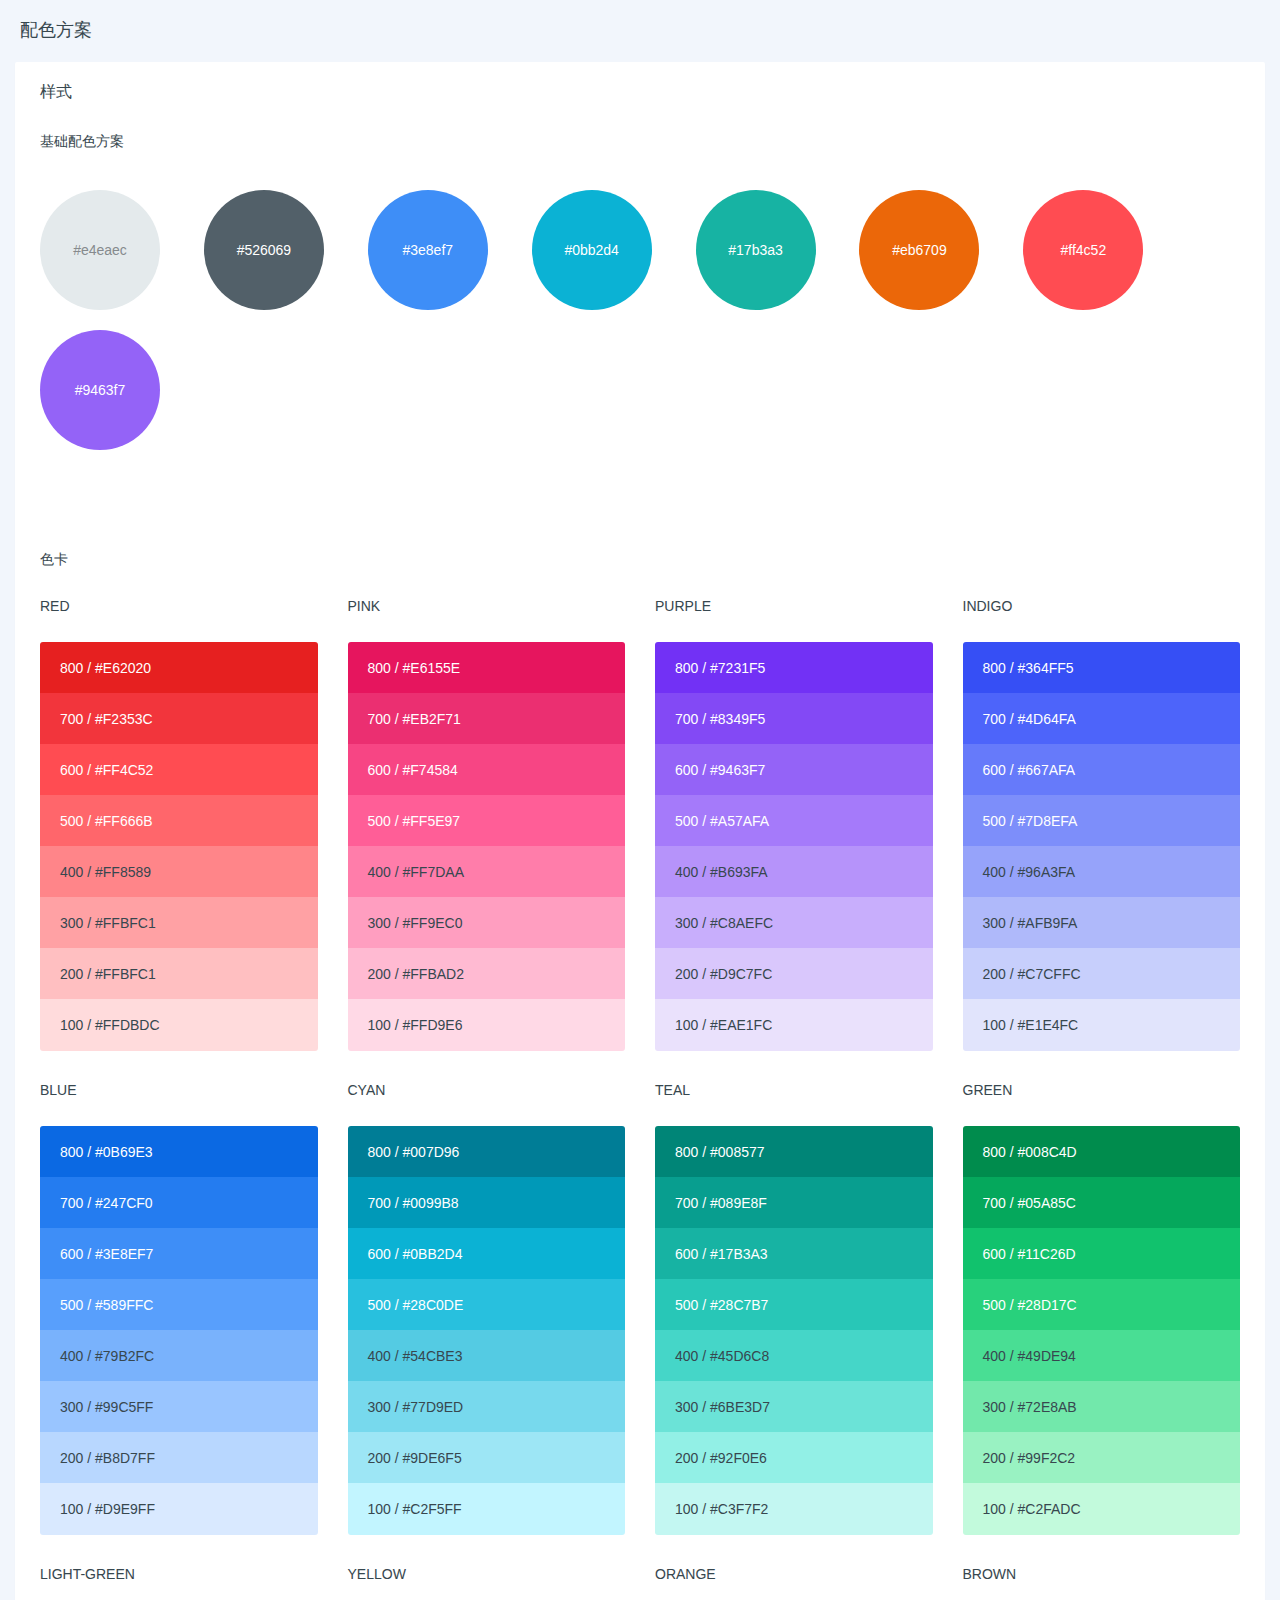
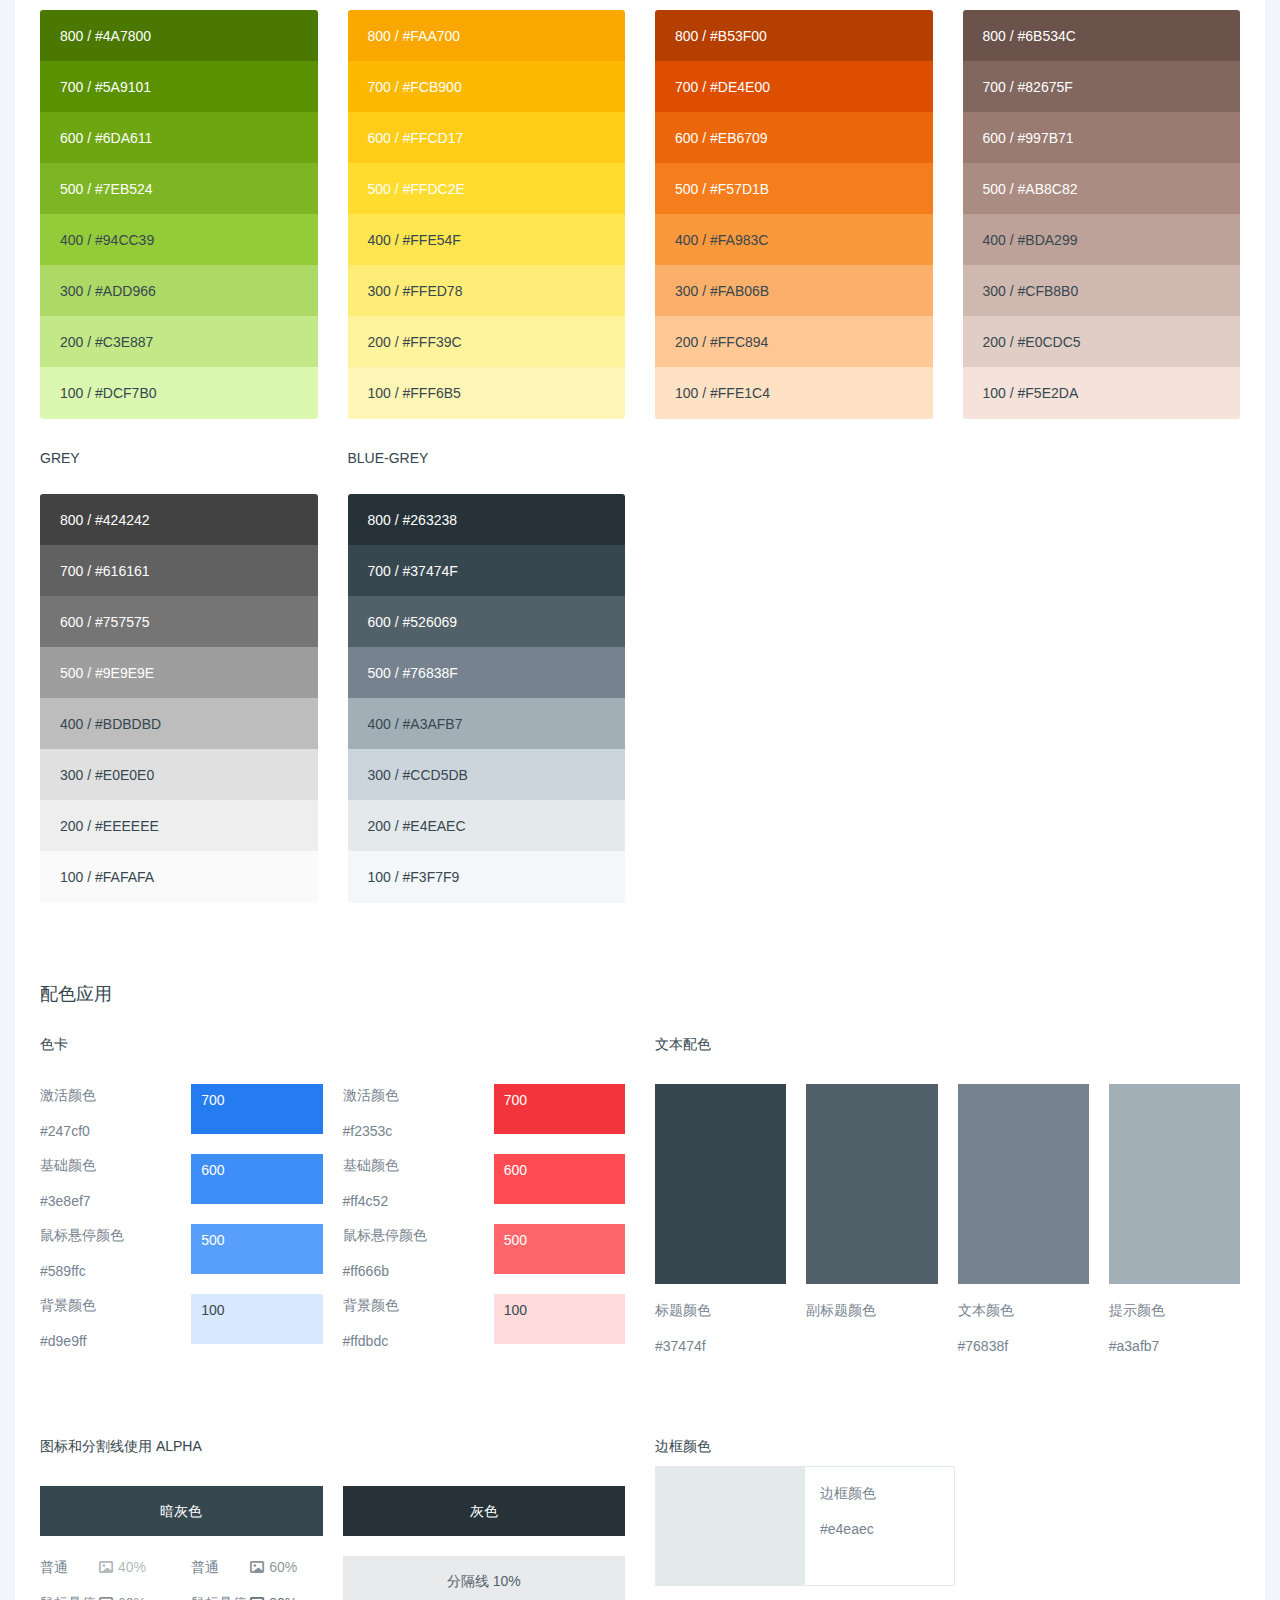
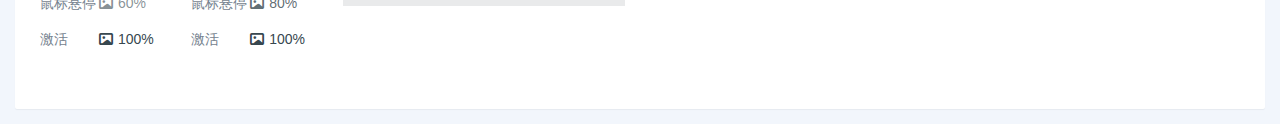
<file: ConsoleApp/demo/HzyAdminUI/views/colors/index.html>
﻿<!DOCTYPE html>

<html lang="en" >
<head>
        <meta charset="UTF-8">
        <title>HzyAdminUI</title>
        <!-- 避免IE使用兼容模式 -->
        <meta http-equiv="X-UA-Compatible" content="IE=edge, chrome=1">
        <!-- 移动设备 viewport -->
        <meta name="viewport" content="width=device-width,initial-scale=1.0,minimum-scale=1.0,maximum-scale=1.0,user-scalable=no,minimal-ui">
        <!-- 360浏览器默认使用Webkit内核 -->
        <meta name="renderer" content="webkit">
        <!-- 禁止搜索引擎抓取 -->
        <meta name="robots" content="nofollow">
        <!-- 禁止百度SiteAPP转码 -->
        <meta http-equiv="Cache-Control" content="no-siteapp">
        <!-- Chrome浏览器添加桌面快捷方式（安卓） -->
        <meta name="mobile-web-app-capable" content="yes">
        <!-- Safari浏览器添加到主屏幕（IOS） -->
        <meta name="apple-mobile-web-app-capable" content="yes">
        <meta name="apple-mobile-web-app-status-bar-style" content="black">
        <meta name="apple-mobile-web-app-title" content="">
        <!--[if lt IE 9]>
                      <script src="https://cdn.staticfile.org/html5shiv/r29/html5.min.js"></script>
                      <script src="https://cdn.staticfile.org/respond.js/1.4.2/respond.min.js"></script>
                    <![endif]-->
        <!--外部css-->
        <link href="../../css/core.css" rel="stylesheet" />
        <link href="../../css/site.css" rel="stylesheet" />
        <link href="../../css/animate.css" rel="stylesheet" />
        <link href="../../libs/font-awesome/css/font-awesome.min.css" rel="stylesheet" />
        <link href="../../libs/web-icons-master/css/web-icons.css" rel="stylesheet" />
        <!--my css-->
        <link href="../../css/main.css" rel="stylesheet" />
    
        <script src="../../libs/jquery/jquery-3.2.1.min.js"></script>
        <script src="../../libs/popper.min.js"></script>
        <script src="../../libs/bootstrap-4.1.3-dist/js/bootstrap.min.js"></script>
        <script src="../../libs/bootstrap-4.1.3-dist/js/bootstrap.bundle.min.js"></script>
    <style type="text/css">
        .color-primaries {
            padding: 20px 0;
            margin-bottom: 0
        }

            .color-primaries > div {
                display: inline-block;
                width: 120px;
                height: 120px;
                margin-right: 40px;
                margin-bottom: 20px;
                line-height: 120px;
                color: #fff;
                text-align: center;
                border-radius: 100%
            }

            .color-primaries > .bg-blue-grey-200 {
                color: #868a8d
            }

        .color-palette {
            margin-bottom: 25px
        }

            .color-palette h5 {
                margin-bottom: 27px
            }

            .color-palette .list-group {
                color: #fff
            }

            .color-palette .list-group-item {
                padding: 15px 20px;
                border: none
            }

                .color-palette .list-group-item span + span {
                    text-transform: uppercase
                }

        .color-box {
            width: 100%;
            height: 50px;
            padding-top: 5px;
            padding-left: 10px;
            margin-bottom: 20px;
            color: #fff
        }

        .text-color-box {
            width: 100%;
            height: 200px;
            margin-bottom: 15px
        }

        .example-alpha {
            width: 100%;
            height: 50px;
            margin-bottom: 20px;
            line-height: 50px;
            color: #fff;
            text-align: center
        }

        .example-divider {
            background-color: rgba(38,50,56,.1) !important
        }

        .example-border {
            max-width: 300px;
            height: 120px;
            margin-bottom: 20px;
            border: 1px solid #e4eaec
        }

            .example-border > div {
                float: left;
                width: 50%;
                height: 100%;
                padding-top: 15px;
                padding-left: 15px
            }

        .opacity-example span {
            display: inline-block;
            width: 55px;
            white-space: nowrap
        }

        .opacity-four {
            color: rgba(55,71,79,.4) !important
        }

        .opacity-six {
            color: rgba(55,71,79,.6) !important
        }

        .opacity-eight {
            color: rgba(55,71,79,.8) !important
        }

            .blue-grey-700 i, .opacity-eight i, .opacity-four i, .opacity-six i {
                margin-right: 5px
            }
    </style>
</head>
<body>

        <div class="page animation-fade">
                <div class="page-header">
                    <h1 class="page-title">配色方案</h1>
                </div>
                <div class="page-content">
            
                    <div class="panel">
                        <div class="panel-heading">
                            <h3 class="panel-title">样式</h3>
                        </div>
                        <div class="panel-body container-fluid">
            
                            <div class="example-wrap">
                                <h4 class="example-title">基础配色方案</h4>
                                <div class="example color-primaries">
                                    <div class="bg-blue-grey-200">#e4eaec</div>
                                    <div class="bg-blue-grey-600">#526069</div>
                                    <div class="bg-blue-600">#3e8ef7</div>
                                    <div class="bg-cyan-600">#0bb2d4</div>
                                    <div class="bg-teal-600">#17b3a3</div>
                                    <div class="bg-orange-600">#eb6709</div>
                                    <div class="bg-red-600">#ff4c52</div>
                                    <div class="bg-purple-600">#9463f7</div>
                                </div>
                            </div>
            
            
                            <div class="example-wrap">
                                <h4 class="example-title mb-20">色卡</h4>
                                <div class="row row-lg color-palette">
                                    <div class="col-md-4 col-lg-3">
                                        <h5 class="text-uppercase">red</h5>
                                        <ul class="list-group">
                                            <li class="bg-red-800 list-group-item">
                                                <span>800</span> /
                                                <span>#e62020</span>
                                            </li>
                                            <li class="bg-red-700 list-group-item">
                                                <span>700</span> /
                                                <span>#f2353c</span>
                                            </li>
                                            <li class="bg-red-600 list-group-item">
                                                <span>600</span> /
                                                <span>#ff4c52</span>
                                            </li>
                                            <li class="bg-red-500 list-group-item">
                                                <span>500</span> /
                                                <span>#ff666b</span>
                                            </li>
            
                                            <li class="bg-red-400 blue-grey-700 list-group-item">
                                                <span>400</span> /
                                                <span>#ff8589</span>
                                            </li>
            
                                            <li class="bg-red-300 blue-grey-700 list-group-item">
                                                <span>300</span> /
                                                <span>#ffbfc1</span>
                                            </li>
            
                                            <li class="bg-red-200 blue-grey-700 list-group-item">
                                                <span>200</span> /
                                                <span>#ffbfc1</span>
                                            </li>
            
                                            <li class="bg-red-100 blue-grey-700 list-group-item">
                                                <span>100</span> /
                                                <span>#ffdbdc</span>
                                            </li>
                                        </ul>
                                    </div>
                                    <div class="col-md-4 col-lg-3">
                                        <h5 class="text-uppercase">pink</h5>
                                        <ul class="list-group">
                                            <li class="bg-pink-800 list-group-item">
                                                <span>800</span> /
                                                <span>#e6155e</span>
                                            </li>
                                            <li class="bg-pink-700 list-group-item">
                                                <span>700</span> /
                                                <span>#eb2f71</span>
                                            </li>
                                            <li class="bg-pink-600 list-group-item">
                                                <span>600</span> /
                                                <span>#f74584</span>
                                            </li>
                                            <li class="bg-pink-500 list-group-item">
                                                <span>500</span> /
                                                <span>#ff5e97</span>
                                            </li>
            
                                            <li class="bg-pink-400 blue-grey-700 list-group-item">
                                                <span>400</span> /
                                                <span>#ff7daa</span>
                                            </li>
            
                                            <li class="bg-pink-300 blue-grey-700 list-group-item">
                                                <span>300</span> /
                                                <span>#ff9ec0</span>
                                            </li>
            
                                            <li class="bg-pink-200 blue-grey-700 list-group-item">
                                                <span>200</span> /
                                                <span>#ffbad2</span>
                                            </li>
            
                                            <li class="bg-pink-100 blue-grey-700 list-group-item">
                                                <span>100</span> /
                                                <span>#ffd9e6</span>
                                            </li>
                                        </ul>
                                    </div>
                                    <div class="col-md-4 col-lg-3">
                                        <h5 class="text-uppercase">purple</h5>
                                        <ul class="list-group">
                                            <li class="bg-purple-800 list-group-item">
                                                <span>800</span> /
                                                <span>#7231f5</span>
                                            </li>
                                            <li class="bg-purple-700 list-group-item">
                                                <span>700</span> /
                                                <span>#8349f5</span>
                                            </li>
                                            <li class="bg-purple-600 list-group-item">
                                                <span>600</span> /
                                                <span>#9463f7</span>
                                            </li>
                                            <li class="bg-purple-500 list-group-item">
                                                <span>500</span> /
                                                <span>#a57afa</span>
                                            </li>
            
                                            <li class="bg-purple-400 blue-grey-700 list-group-item">
                                                <span>400</span> /
                                                <span>#b693fa</span>
                                            </li>
            
                                            <li class="bg-purple-300 blue-grey-700 list-group-item">
                                                <span>300</span> /
                                                <span>#c8aefc</span>
                                            </li>
            
                                            <li class="bg-purple-200 blue-grey-700 list-group-item">
                                                <span>200</span> /
                                                <span>#d9c7fc</span>
                                            </li>
            
                                            <li class="bg-purple-100 blue-grey-700 list-group-item">
                                                <span>100</span> /
                                                <span>#eae1fc</span>
                                            </li>
                                        </ul>
                                    </div>
                                    <div class="col-md-4 col-lg-3">
                                        <h5 class="text-uppercase">indigo</h5>
                                        <ul class="list-group">
                                            <li class="bg-indigo-800 list-group-item">
                                                <span>800</span> /
                                                <span>#364ff5</span>
                                            </li>
                                            <li class="bg-indigo-700 list-group-item">
                                                <span>700</span> /
                                                <span>#4d64fa</span>
                                            </li>
                                            <li class="bg-indigo-600 list-group-item">
                                                <span>600</span> /
                                                <span>#667afa</span>
                                            </li>
                                            <li class="bg-indigo-500 list-group-item">
                                                <span>500</span> /
                                                <span>#7d8efa</span>
                                            </li>
            
                                            <li class="bg-indigo-400 blue-grey-700 list-group-item">
                                                <span>400</span> /
                                                <span>#96a3fa</span>
                                            </li>
            
                                            <li class="bg-indigo-300 blue-grey-700 list-group-item">
                                                <span>300</span> /
                                                <span>#afb9fa</span>
                                            </li>
            
                                            <li class="bg-indigo-200 blue-grey-700 list-group-item">
                                                <span>200</span> /
                                                <span>#c7cffc</span>
                                            </li>
            
                                            <li class="bg-indigo-100 blue-grey-700 list-group-item">
                                                <span>100</span> /
                                                <span>#e1e4fc</span>
                                            </li>
                                        </ul>
                                    </div>
                                    <div class="col-md-4 col-lg-3">
                                        <h5 class="text-uppercase">blue</h5>
                                        <ul class="list-group">
                                            <li class="bg-blue-800 list-group-item">
                                                <span>800</span> /
                                                <span>#0b69e3</span>
                                            </li>
                                            <li class="bg-blue-700 list-group-item">
                                                <span>700</span> /
                                                <span>#247cf0</span>
                                            </li>
                                            <li class="bg-blue-600 list-group-item">
                                                <span>600</span> /
                                                <span>#3e8ef7</span>
                                            </li>
                                            <li class="bg-blue-500 list-group-item">
                                                <span>500</span> /
                                                <span>#589ffc</span>
                                            </li>
            
                                            <li class="bg-blue-400 blue-grey-700 list-group-item">
                                                <span>400</span> /
                                                <span>#79b2fc</span>
                                            </li>
            
                                            <li class="bg-blue-300 blue-grey-700 list-group-item">
                                                <span>300</span> /
                                                <span>#99c5ff</span>
                                            </li>
            
                                            <li class="bg-blue-200 blue-grey-700 list-group-item">
                                                <span>200</span> /
                                                <span>#b8d7ff</span>
                                            </li>
            
                                            <li class="bg-blue-100 blue-grey-700 list-group-item">
                                                <span>100</span> /
                                                <span>#d9e9ff</span>
                                            </li>
                                        </ul>
                                    </div>
                                    <div class="col-md-4 col-lg-3">
                                        <h5 class="text-uppercase">cyan</h5>
                                        <ul class="list-group">
                                            <li class="bg-cyan-800 list-group-item">
                                                <span>800</span> /
                                                <span>#007d96</span>
                                            </li>
                                            <li class="bg-cyan-700 list-group-item">
                                                <span>700</span> /
                                                <span>#0099b8</span>
                                            </li>
                                            <li class="bg-cyan-600 list-group-item">
                                                <span>600</span> /
                                                <span>#0bb2d4</span>
                                            </li>
                                            <li class="bg-cyan-500 list-group-item">
                                                <span>500</span> /
                                                <span>#28c0de</span>
                                            </li>
            
                                            <li class="bg-cyan-400 blue-grey-700 list-group-item">
                                                <span>400</span> /
                                                <span>#54cbe3</span>
                                            </li>
            
                                            <li class="bg-cyan-300 blue-grey-700 list-group-item">
                                                <span>300</span> /
                                                <span>#77d9ed</span>
                                            </li>
            
                                            <li class="bg-cyan-200 blue-grey-700 list-group-item">
                                                <span>200</span> /
                                                <span>#9de6f5</span>
                                            </li>
            
                                            <li class="bg-cyan-100 blue-grey-700 list-group-item">
                                                <span>100</span> /
                                                <span>#c2f5ff</span>
                                            </li>
                                        </ul>
                                    </div>
                                    <div class="col-md-4 col-lg-3">
                                        <h5 class="text-uppercase">teal</h5>
                                        <ul class="list-group">
                                            <li class="bg-teal-800 list-group-item">
                                                <span>800</span> /
                                                <span>#008577</span>
                                            </li>
                                            <li class="bg-teal-700 list-group-item">
                                                <span>700</span> /
                                                <span>#089e8f</span>
                                            </li>
                                            <li class="bg-teal-600 list-group-item">
                                                <span>600</span> /
                                                <span>#17b3a3</span>
                                            </li>
                                            <li class="bg-teal-500 list-group-item">
                                                <span>500</span> /
                                                <span>#28c7b7</span>
                                            </li>
            
                                            <li class="bg-teal-400 blue-grey-700 list-group-item">
                                                <span>400</span> /
                                                <span>#45d6c8</span>
                                            </li>
            
                                            <li class="bg-teal-300 blue-grey-700 list-group-item">
                                                <span>300</span> /
                                                <span>#6be3d7</span>
                                            </li>
            
                                            <li class="bg-teal-200 blue-grey-700 list-group-item">
                                                <span>200</span> /
                                                <span>#92f0e6</span>
                                            </li>
            
                                            <li class="bg-teal-100 blue-grey-700 list-group-item">
                                                <span>100</span> /
                                                <span>#c3f7f2</span>
                                            </li>
                                        </ul>
                                    </div>
                                    <div class="col-md-4 col-lg-3">
                                        <h5 class="text-uppercase">green</h5>
                                        <ul class="list-group">
                                            <li class="bg-green-800 list-group-item">
                                                <span>800</span> /
                                                <span>#008c4d</span>
                                            </li>
                                            <li class="bg-green-700 list-group-item">
                                                <span>700</span> /
                                                <span>#05a85c</span>
                                            </li>
                                            <li class="bg-green-600 list-group-item">
                                                <span>600</span> /
                                                <span>#11c26d</span>
                                            </li>
                                            <li class="bg-green-500 list-group-item">
                                                <span>500</span> /
                                                <span>#28d17c</span>
                                            </li>
            
                                            <li class="bg-green-400 blue-grey-700 list-group-item">
                                                <span>400</span> /
                                                <span>#49de94</span>
                                            </li>
            
                                            <li class="bg-green-300 blue-grey-700 list-group-item">
                                                <span>300</span> /
                                                <span>#72e8ab</span>
                                            </li>
            
                                            <li class="bg-green-200 blue-grey-700 list-group-item">
                                                <span>200</span> /
                                                <span>#99f2c2</span>
                                            </li>
            
                                            <li class="bg-green-100 blue-grey-700 list-group-item">
                                                <span>100</span> /
                                                <span>#c2fadc</span>
                                            </li>
                                        </ul>
                                    </div>
                                    <div class="col-md-4 col-lg-3">
                                        <h5 class="text-uppercase">light-green</h5>
                                        <ul class="list-group">
                                            <li class="bg-light-green-800 list-group-item">
                                                <span>800</span> /
                                                <span>#4a7800</span>
                                            </li>
                                            <li class="bg-light-green-700 list-group-item">
                                                <span>700</span> /
                                                <span>#5a9101</span>
                                            </li>
                                            <li class="bg-light-green-600 list-group-item">
                                                <span>600</span> /
                                                <span>#6da611</span>
                                            </li>
                                            <li class="bg-light-green-500 list-group-item">
                                                <span>500</span> /
                                                <span>#7eb524</span>
                                            </li>
            
                                            <li class="bg-light-green-400 blue-grey-700 list-group-item">
                                                <span>400</span> /
                                                <span>#94cc39</span>
                                            </li>
            
                                            <li class="bg-light-green-300 blue-grey-700 list-group-item">
                                                <span>300</span> /
                                                <span>#add966</span>
                                            </li>
            
                                            <li class="bg-light-green-200 blue-grey-700 list-group-item">
                                                <span>200</span> /
                                                <span>#c3e887</span>
                                            </li>
            
                                            <li class="bg-light-green-100 blue-grey-700 list-group-item">
                                                <span>100</span> /
                                                <span>#dcf7b0</span>
                                            </li>
                                        </ul>
                                    </div>
                                    <div class="col-md-4 col-lg-3">
                                        <h5 class="text-uppercase">yellow</h5>
                                        <ul class="list-group">
                                            <li class="bg-yellow-800 list-group-item">
                                                <span>800</span> /
                                                <span>#faa700</span>
                                            </li>
                                            <li class="bg-yellow-700 list-group-item">
                                                <span>700</span> /
                                                <span>#fcb900</span>
                                            </li>
                                            <li class="bg-yellow-600 list-group-item">
                                                <span>600</span> /
                                                <span>#ffcd17</span>
                                            </li>
                                            <li class="bg-yellow-500 list-group-item">
                                                <span>500</span> /
                                                <span>#ffdc2e</span>
                                            </li>
            
                                            <li class="bg-yellow-400 blue-grey-700 list-group-item">
                                                <span>400</span> /
                                                <span>#ffe54f</span>
                                            </li>
            
                                            <li class="bg-yellow-300 blue-grey-700 list-group-item">
                                                <span>300</span> /
                                                <span>#ffed78</span>
                                            </li>
            
                                            <li class="bg-yellow-200 blue-grey-700 list-group-item">
                                                <span>200</span> /
                                                <span>#fff39c</span>
                                            </li>
            
                                            <li class="bg-yellow-100 blue-grey-700 list-group-item">
                                                <span>100</span> /
                                                <span>#fff6b5</span>
                                            </li>
                                        </ul>
                                    </div>
                                    <div class="col-md-4 col-lg-3">
                                        <h5 class="text-uppercase">orange</h5>
                                        <ul class="list-group">
                                            <li class="bg-orange-800 list-group-item">
                                                <span>800</span> /
                                                <span>#b53f00</span>
                                            </li>
                                            <li class="bg-orange-700 list-group-item">
                                                <span>700</span> /
                                                <span>#de4e00</span>
                                            </li>
                                            <li class="bg-orange-600 list-group-item">
                                                <span>600</span> /
                                                <span>#eb6709</span>
                                            </li>
                                            <li class="bg-orange-500 list-group-item">
                                                <span>500</span> /
                                                <span>#f57d1b</span>
                                            </li>
            
                                            <li class="bg-orange-400 blue-grey-700 list-group-item">
                                                <span>400</span> /
                                                <span>#fa983c</span>
                                            </li>
            
                                            <li class="bg-orange-300 blue-grey-700 list-group-item">
                                                <span>300</span> /
                                                <span>#fab06b</span>
                                            </li>
            
                                            <li class="bg-orange-200 blue-grey-700 list-group-item">
                                                <span>200</span> /
                                                <span>#ffc894</span>
                                            </li>
            
                                            <li class="bg-orange-100 blue-grey-700 list-group-item">
                                                <span>100</span> /
                                                <span>#ffe1c4</span>
                                            </li>
                                        </ul>
                                    </div>
                                    <div class="col-md-4 col-lg-3">
                                        <h5 class="text-uppercase">brown</h5>
                                        <ul class="list-group">
                                            <li class="bg-brown-800 list-group-item">
                                                <span>800</span> /
                                                <span>#6b534c</span>
                                            </li>
                                            <li class="bg-brown-700 list-group-item">
                                                <span>700</span> /
                                                <span>#82675f</span>
                                            </li>
                                            <li class="bg-brown-600 list-group-item">
                                                <span>600</span> /
                                                <span>#997b71</span>
                                            </li>
                                            <li class="bg-brown-500 list-group-item">
                                                <span>500</span> /
                                                <span>#ab8c82</span>
                                            </li>
            
                                            <li class="bg-brown-400 blue-grey-700 list-group-item">
                                                <span>400</span> /
                                                <span>#bda299</span>
                                            </li>
            
                                            <li class="bg-brown-300 blue-grey-700 list-group-item">
                                                <span>300</span> /
                                                <span>#cfb8b0</span>
                                            </li>
            
                                            <li class="bg-brown-200 blue-grey-700 list-group-item">
                                                <span>200</span> /
                                                <span>#e0cdc5</span>
                                            </li>
            
                                            <li class="bg-brown-100 blue-grey-700 list-group-item">
                                                <span>100</span> /
                                                <span>#f5e2da</span>
                                            </li>
                                        </ul>
                                    </div>
                                    <div class="col-md-4 col-lg-3">
                                        <h5 class="text-uppercase">grey</h5>
                                        <ul class="list-group">
                                            <li class="bg-grey-800 list-group-item">
                                                <span>800</span> /
                                                <span>#424242</span>
                                            </li>
                                            <li class="bg-grey-700 list-group-item">
                                                <span>700</span> /
                                                <span>#616161</span>
                                            </li>
                                            <li class="bg-grey-600 list-group-item">
                                                <span>600</span> /
                                                <span>#757575</span>
                                            </li>
                                            <li class="bg-grey-500 list-group-item">
                                                <span>500</span> /
                                                <span>#9e9e9e</span>
                                            </li>
            
                                            <li class="bg-grey-400 blue-grey-700 list-group-item">
                                                <span>400</span> /
                                                <span>#bdbdbd</span>
                                            </li>
            
                                            <li class="bg-grey-300 blue-grey-700 list-group-item">
                                                <span>300</span> /
                                                <span>#e0e0e0</span>
                                            </li>
            
                                            <li class="bg-grey-200 blue-grey-700 list-group-item">
                                                <span>200</span> /
                                                <span>#eeeeee</span>
                                            </li>
            
                                            <li class="bg-grey-100 blue-grey-700 list-group-item">
                                                <span>100</span> /
                                                <span>#fafafa</span>
                                            </li>
                                        </ul>
                                    </div>
                                    <div class="col-md-4 col-lg-3">
                                        <h5 class="text-uppercase">blue-grey</h5>
                                        <ul class="list-group">
                                            <li class="bg-blue-grey-800 list-group-item">
                                                <span>800</span> /
                                                <span>#263238</span>
                                            </li>
                                            <li class="bg-blue-grey-700 list-group-item">
                                                <span>700</span> /
                                                <span>#37474f</span>
                                            </li>
                                            <li class="bg-blue-grey-600 list-group-item">
                                                <span>600</span> /
                                                <span>#526069</span>
                                            </li>
                                            <li class="bg-blue-grey-500 list-group-item">
                                                <span>500</span> /
                                                <span>#76838f</span>
                                            </li>
            
                                            <li class="bg-blue-grey-400 blue-grey-700 list-group-item">
                                                <span>400</span> /
                                                <span>#a3afb7</span>
                                            </li>
            
                                            <li class="bg-blue-grey-300 blue-grey-700 list-group-item">
                                                <span>300</span> /
                                                <span>#ccd5db</span>
                                            </li>
            
                                            <li class="bg-blue-grey-200 blue-grey-700 list-group-item">
                                                <span>200</span> /
                                                <span>#e4eaec</span>
                                            </li>
            
                                            <li class="bg-blue-grey-100 blue-grey-700 list-group-item">
                                                <span>100</span> /
                                                <span>#f3f7f9</span>
                                            </li>
                                        </ul>
                                    </div>
                                </div>
                            </div>
            
                            <div class="color-application">
                                <h3 class="mb-20">配色应用</h3>
                                <div class="row row-lg">
                                    <div class="col-lg-6">
            
                                        <div class="example-wrap">
                                            <h4 class="example-title">色卡</h4>
                                            <div class="row">
                                                <div class="col-md-6">
                                                    <div class="example-wrap mt-20">
                                                        <div class="row">
                                                            <div class="col-md-6">
                                                                <p>激活颜色</p>
                                                                <span>#247cf0</span>
                                                            </div>
                                                            <div class="col-md-6">
                                                                <div class="bg-blue-700 color-box">700</div>
                                                            </div>
                                                        </div>
                                                        <div class="row">
                                                            <div class="col-md-6">
                                                                <p>基础颜色</p>
                                                                <span>#3e8ef7</span>
                                                            </div>
                                                            <div class="col-md-6">
                                                                <div class="bg-blue-600 color-box">600</div>
                                                            </div>
                                                        </div>
                                                        <div class="row">
                                                            <div class="col-md-6">
                                                                <p>鼠标悬停颜色</p>
                                                                <span>#589ffc</span>
                                                            </div>
                                                            <div class="col-md-6">
                                                                <div class="bg-blue-500 color-box">500</div>
                                                            </div>
                                                        </div>
                                                        <div class="row">
                                                            <div class="col-md-6">
                                                                <p>背景颜色</p>
                                                                <span>#d9e9ff</span>
                                                            </div>
                                                            <div class="col-md-6">
                                                                <div class="bg-blue-100 color-box blue-grey-700">100</div>
                                                            </div>
                                                        </div>
                                                    </div>
                                                </div>
                                                <div class="col-md-6">
                                                    <div class="example-wrap mt-20">
                                                        <div class="row">
                                                            <div class="col-md-6">
                                                                <p>激活颜色</p>
                                                                <span>#f2353c</span>
                                                            </div>
                                                            <div class="col-md-6">
                                                                <div class="bg-red-700 color-box">700</div>
                                                            </div>
                                                        </div>
                                                        <div class="row">
                                                            <div class="col-md-6">
                                                                <p>基础颜色</p>
                                                                <span>#ff4c52</span>
                                                            </div>
                                                            <div class="col-md-6">
                                                                <div class="bg-red-600 color-box">600</div>
                                                            </div>
                                                        </div>
                                                        <div class="row">
                                                            <div class="col-md-6">
                                                                <p>鼠标悬停颜色</p>
                                                                <span>#ff666b</span>
                                                            </div>
                                                            <div class="col-md-6">
                                                                <div class="bg-red-500 color-box">500</div>
                                                            </div>
                                                        </div>
                                                        <div class="row">
                                                            <div class="col-md-6">
                                                                <p>背景颜色</p>
                                                                <span>#ffdbdc</span>
                                                            </div>
                                                            <div class="col-md-6">
                                                                <div class="bg-red-100 color-box blue-grey-700">100</div>
                                                            </div>
                                                        </div>
                                                    </div>
                                                </div>
                                            </div>
                                        </div>
            
                                    </div>
                                    <div class="col-lg-6">
            
                                        <div class="example-wrap">
                                            <h4 class="example-title">文本配色</h4>
                                            <div class="row mb-20">
                                                <div class="col-md-3">
                                                    <div class="example">
                                                        <div class="bg-blue-grey-700 text-color-box"></div>
                                                        <p>标题颜色</p>
                                                        <span>#37474f</span>
                                                    </div>
                                                </div>
                                                <div class="col-md-3">
                                                    <div class="example">
                                                        <div class="bg-blue-grey-600 text-color-box"></div>
                                                        <p>副标题颜色</p>
                                                    </div>
                                                </div>
                                                <div class="col-md-3">
                                                    <div class="example">
                                                        <div class="bg-blue-grey-500 text-color-box"></div>
                                                        <p>文本颜色</p>
                                                        <span>#76838f</span>
                                                    </div>
                                                </div>
                                                <div class="col-md-3">
                                                    <div class="example">
                                                        <div class="bg-blue-grey-400 text-color-box"></div>
                                                        <p>提示颜色</p>
                                                        <span>#a3afb7</span>
                                                    </div>
                                                </div>
                                            </div>
                                        </div>
            
                                    </div>
                                    <div class="col-lg-6">
            
                                        <div class="example-wrap m-lg-0">
                                            <h4 class="example-title">图标和分割线使用 Alpha</h4>
                                            <div class="row">
                                                <div class="col-xl-6">
                                                    <div class="example">
                                                        <div class="bg-blue-grey-700 example-alpha">暗灰色</div>
                                                        <div class="row opacity-example">
                                                            <div class="col-md-6">
                                                                <p>
                                                                    <span>普通</span>
                                                                    <span class="opacity-four">
                                                                        <i class="icon wb-image" aria-hidden="true"></i>40%</span>
                                                                </p>
                                                                <p>
                                                                    <span>鼠标悬停</span>
                                                                    <span class="opacity-six">
                                                                        <i class="icon wb-image" aria-hidden="true"></i>60%</span>
                                                                </p>
                                                                <p>
                                                                    <span>激活</span>
                                                                    <span class="blue-grey-700">
                                                                        <i class="icon wb-image" aria-hidden="true"></i>100%</span>
                                                                </p>
                                                            </div>
                                                            <div class="col-md-6">
                                                                <p>
                                                                    <span>普通</span>
                                                                    <span class="opacity-six">
                                                                        <i class="icon wb-image" aria-hidden="true"></i>60%</span>
                                                                </p>
                                                                <p>
                                                                    <span>鼠标悬停</span>
                                                                    <span class="opacity-eight">
                                                                        <i class="icon wb-image" aria-hidden="true"></i>80%</span>
                                                                </p>
                                                                <p>
                                                                    <span>激活</span>
                                                                    <span class="blue-grey-700">
                                                                        <i class="icon wb-image" aria-hidden="true"></i>100%</span>
                                                                </p>
                                                            </div>
                                                        </div>
                                                    </div>
                                                </div>
                                                <div class="col-xl-6">
                                                    <div class="example">
                                                        <div class="bg-blue-grey-800 example-alpha">灰色</div>
                                                        <div class="example-alpha example-divider blue-grey-600">分隔线 10%</div>
                                                    </div>
                                                </div>
                                            </div>
                                        </div>
            
                                    </div>
                                    <div class="col-lg-6">
            
                                        <div class="example-wrap">
                                            <h4 class="example-title">边框颜色</h4>
                                            <div class="example-border">
                                                <div class="bg-blue-grey-200"></div>
                                                <div>
                                                    <p>边框颜色</p>
                                                    <span>#e4eaec</span>
                                                </div>
                                            </div>
                                        </div>
                                    </div>
                                </div>
                            </div>
                        </div>
                    </div>
            
                </div>
            </div>
</body>
</html>
</file>
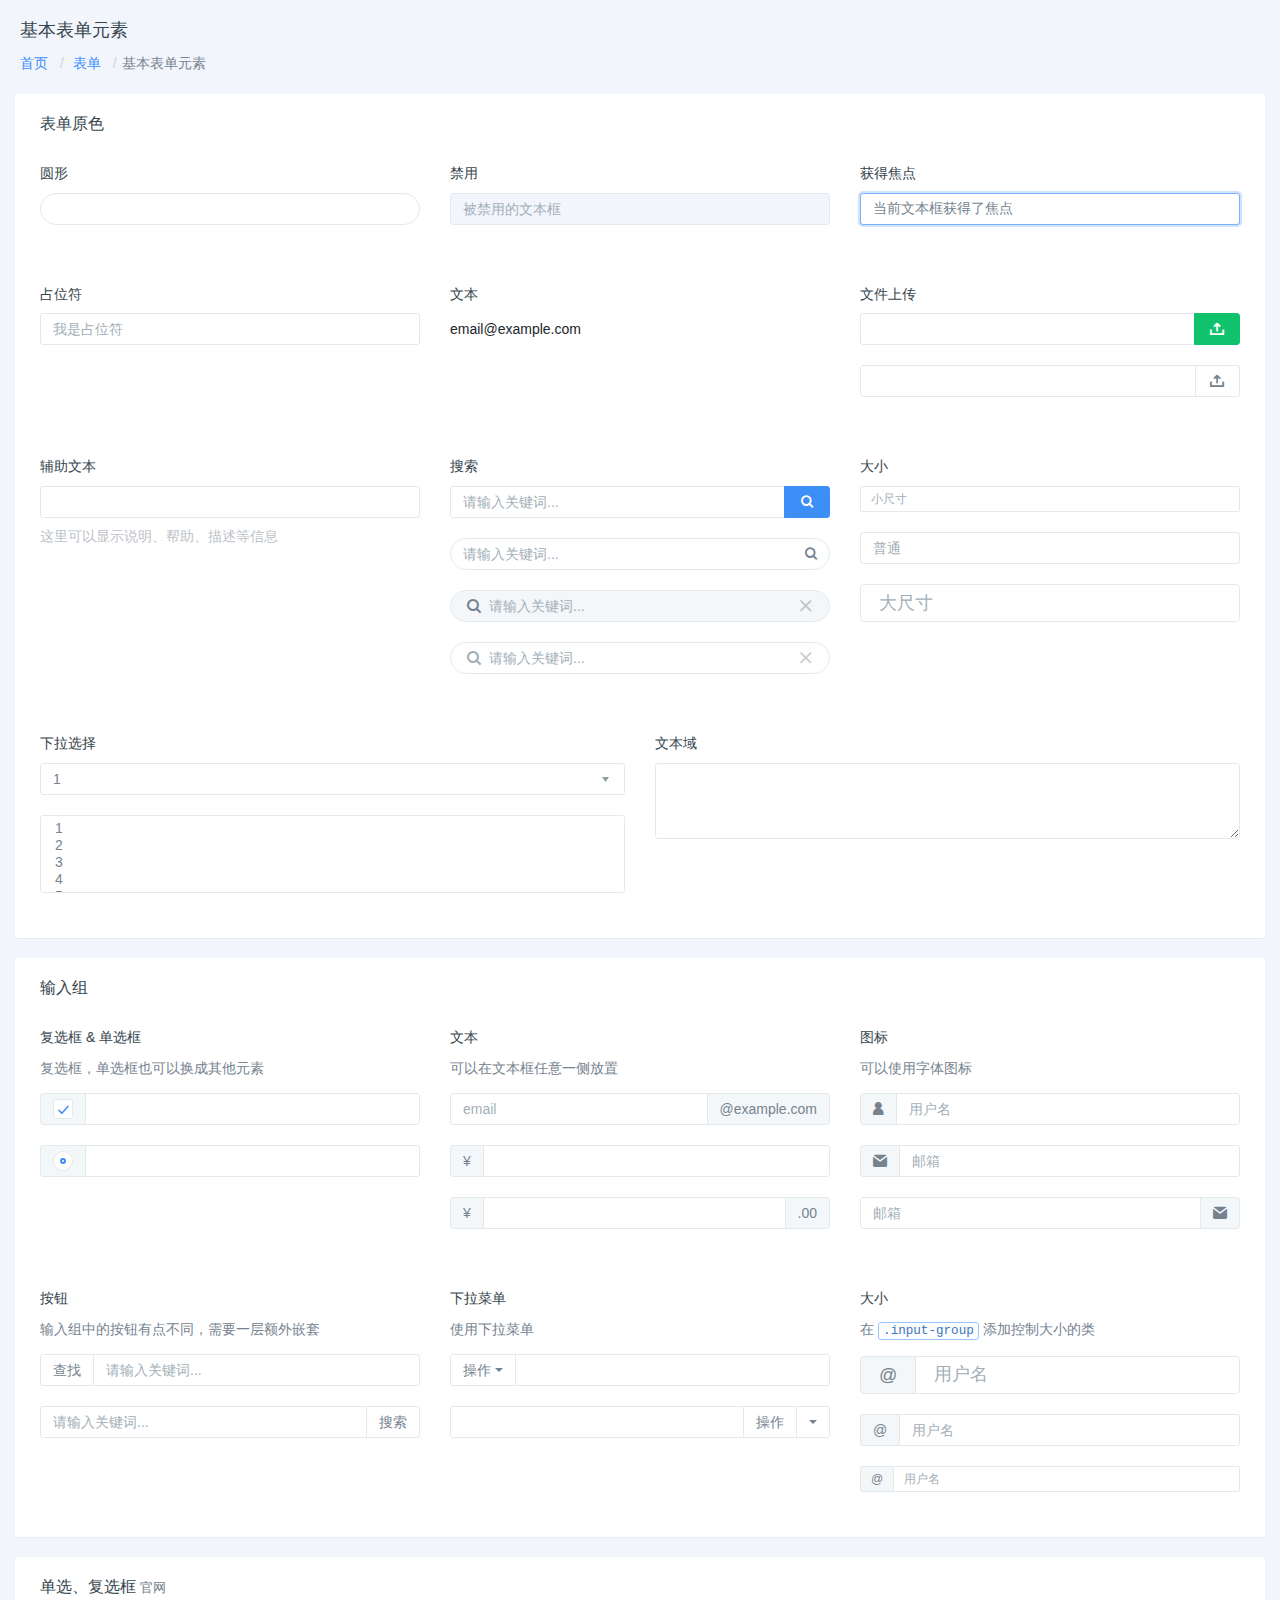
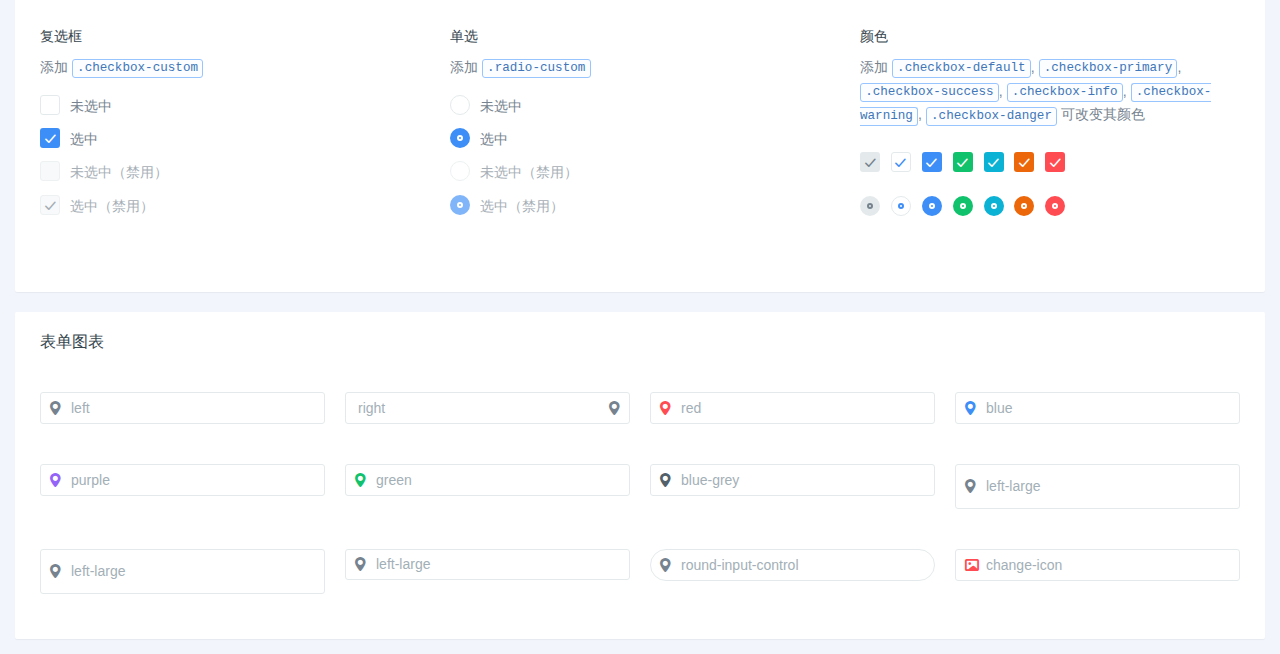
<file: ConsoleApp/demo/HzyAdminUI/views/forms/index.html>
﻿<!DOCTYPE html>

<html lang="en">
<head>
        <meta charset="UTF-8">
        <title>HzyAdminUI</title>
        <!-- 避免IE使用兼容模式 -->
        <meta http-equiv="X-UA-Compatible" content="IE=edge, chrome=1">
        <!-- 移动设备 viewport -->
        <meta name="viewport" content="width=device-width,initial-scale=1.0,minimum-scale=1.0,maximum-scale=1.0,user-scalable=no,minimal-ui">
        <!-- 360浏览器默认使用Webkit内核 -->
        <meta name="renderer" content="webkit">
        <!-- 禁止搜索引擎抓取 -->
        <meta name="robots" content="nofollow">
        <!-- 禁止百度SiteAPP转码 -->
        <meta http-equiv="Cache-Control" content="no-siteapp">
        <!-- Chrome浏览器添加桌面快捷方式（安卓） -->
        <meta name="mobile-web-app-capable" content="yes">
        <!-- Safari浏览器添加到主屏幕（IOS） -->
        <meta name="apple-mobile-web-app-capable" content="yes">
        <meta name="apple-mobile-web-app-status-bar-style" content="black">
        <meta name="apple-mobile-web-app-title" content="">
        <!--[if lt IE 9]>
              <script src="https://cdn.staticfile.org/html5shiv/r29/html5.min.js"></script>
              <script src="https://cdn.staticfile.org/respond.js/1.4.2/respond.min.js"></script>
            <![endif]-->
        <!--外部css-->
        <link href="../../css/core.css" rel="stylesheet" />
        <link href="../../css/site.css" rel="stylesheet" />
        <link href="../../css/animate.css" rel="stylesheet" />
        <link href="../../libs/font-awesome/css/font-awesome.min.css" rel="stylesheet" />
        <link href="../../libs/web-icons-master/css/web-icons.css" rel="stylesheet" />
        <link href="../../libs/metisMenu/metisMenu.css" rel="stylesheet" />
        <!--my css-->
        <link href="../../css/main.css" rel="stylesheet" />
</head>
<body>
        <div class="page animation-fade page-forms">
                <div class="page-header">
                    <h1 class="page-title">基本表单元素</h1>
                    <ol class="breadcrumb">
                        <li class="breadcrumb-item">
                            <a>首页</a>
                        </li>
                        <li class="breadcrumb-item">
                            <a href="javascript:;">表单</a>
                        </li>
                        <li class="breadcrumb-item active">基本表单元素</li>
                    </ol>
                </div>
                <div class="page-content">
                    <div class="panel">
                        <div class="panel-heading">
                            <h3 class="panel-title">表单原色</h3>
                        </div>
                        <div class="panel-body container-fluid">
                            <div class="row row-lg">
                                <div class="col-md-6 col-lg-4">
                                    <div class="example-wrap">
                                        <h4 class="example-title">圆形</h4>
                                        <input type="text" class="form-control round" id="inputRounded">
                                    </div>
                                </div>
            
                                <div class="col-md-6 col-lg-4">
                                    <div class="example-wrap">
                                        <h4 class="example-title">禁用</h4>
                                        <input type="text" class="form-control" id="inputDisabled" placeholder="被禁用的文本框" disabled="">
                                    </div>
                                </div>
            
                                <div class="col-md-6 col-lg-4">
                                    <div class="example-wrap">
                                        <h4 class="example-title">获得焦点</h4>
                                        <input type="text" class="form-control focus" id="inputFocus" value="当前文本框获得了焦点">
                                    </div>
                                </div>
            
                                <div class="col-md-6 col-lg-4">
                                    <div class="example-wrap">
                                        <h4 class="example-title">占位符</h4>
                                        <input type="text" class="form-control" id="inputPlaceholder" placeholder="我是占位符">
                                    </div>
                                </div>
            
                                <div class="col-md-6 col-lg-4">
                                    <div class="example-wrap">
                                        <h4 class="example-title">文本</h4>
                                        <p class="form-control-plaintext">email@example.com</p>
                                    </div>
                                </div>
            
                                <div class="col-md-6 col-lg-4">
                                    <div class="example-wrap">
                                        <h4 class="example-title">文件上传</h4>
                                        <div class="form-group">
                                            <div class="input-group input-group-file" data-plugin="inputGroupFile">
                                                <input type="text" class="form-control" readonly="">
                                                <div class="input-group-append">
                                                    <span class="btn btn-success btn-file">
                                                        <i class="icon wb-upload" aria-hidden="true"></i>
                                                        <input type="file" name="" multiple="">
                                                    </span>
                                                </div>
                                            </div>
                                        </div>
                                        <div class="form-group">
                                            <div class="input-group input-group-file" data-plugin="inputGroupFile">
                                                <input type="text" class="form-control" readonly="">
                                                <div class="input-group-append">
                                                    <span class="btn btn-outline btn-file">
                                                        <i class="icon wb-upload" aria-hidden="true"></i>
                                                        <input type="file" name="" multiple="">
                                                    </span>
                                                </div>
                                            </div>
                                        </div>
                                    </div>
                                </div>
            
                                <div class="col-md-6 col-lg-4">
                                    <div class="example-wrap">
                                        <h4 class="example-title">辅助文本</h4>
                                        <input type="text" class="form-control" id="inputHelpText">
                                        <span class="form-text">这里可以显示说明、帮助、描述等信息</span>
                                    </div>
                                </div>
            
                                <div class="col-md-6 col-lg-4">
                                    <div class="example-wrap">
                                        <h4 class="example-title">搜索</h4>
                                        <div class="form-group">
                                            <div class="input-group">
                                                <input type="text" class="form-control" name="" placeholder="请输入关键词...">
                                                <span class="input-group-append">
                                                    <button type="submit" class="btn btn-primary"><i class="icon wb-search" aria-hidden="true"></i></button>
                                                </span>
                                            </div>
                                        </div>
                                        <div class="form-group">
                                            <div class="input-search">
                                                <button type="submit" class="input-search-btn"><i class="icon wb-search" aria-hidden="true"></i></button>
                                                <input type="text" class="form-control" name="" placeholder="请输入关键词...">
                                            </div>
                                        </div>
                                        <div class="form-group">
                                            <div class="input-search input-search-dark">
                                                <i class="input-search-icon wb-search" aria-hidden="true"></i>
                                                <input type="text" class="form-control" name="" placeholder="请输入关键词...">
                                                <button type="button" class="input-search-close icon wb-close" aria-label="清除"></button>
                                            </div>
                                        </div>
                                        <div class="form-group">
                                            <div class="input-search">
                                                <i class="input-search-icon wb-search" aria-hidden="true"></i>
                                                <input type="text" class="form-control" name="" placeholder="请输入关键词...">
                                                <button type="button" class="input-search-close icon wb-close" aria-label="清除"></button>
                                            </div>
                                        </div>
            
                                    </div>
                                </div>
            
                                <div class="col-md-6 col-lg-4">
                                    <div class="example-wrap">
                                        <h4 class="example-title">大小</h4>
                                        <div class="form-group">
                                            <input type="text" class="form-control form-control-sm" placeholder="小尺寸">
                                        </div>
                                        <div class="form-group">
                                            <input type="text" class="form-control" placeholder="普通">
                                        </div>
                                        <div class="form-group">
                                            <input type="text" class="form-control form-control-lg" placeholder="大尺寸">
                                        </div>
                                    </div>
                                </div>
            
                                <div class="col-md-6">
                                    <div class="example-wrap m-sm-0">
                                        <h4 class="example-title">下拉选择</h4>
                                        <div class="form-group">
                                            <select class="form-control">
                                                <option>1</option>
                                                <option>2</option>
                                                <option>3</option>
                                                <option>4</option>
                                                <option>5</option>
                                            </select>
                                        </div>
                                        <div class="form-group">
                                            <select class="form-control" multiple="">
                                                <option>1</option>
                                                <option>2</option>
                                                <option>3</option>
                                                <option>4</option>
                                                <option>5</option>
                                            </select>
                                        </div>
                                    </div>
                                </div>
            
                                <div class="col-md-6">
                                    <div class="example-wrap">
                                        <h4 class="example-title">文本域</h4>
                                        <textarea class="form-control" id="textareaDefault" rows="3"></textarea>
                                    </div>
                                </div>
                            </div>
                        </div>
                    </div>
            
                    <div class="panel">
                        <div class="panel-heading">
                            <h3 class="panel-title">输入组</h3>
                        </div>
                        <div class="panel-body container-fluid">
                            <div class="row row-lg">
                                <div class="col-md-6 col-lg-4">
                                    <div class="example-wrap">
                                        <h4 class="example-title">复选框 &amp; 单选框</h4>
                                        <p>复选框，单选框也可以换成其他元素</p>
                                        <div class="form-group">
                                            <div class="input-group">
                                                <div class="input-group-prepend">
                                                    <div class="input-group-text">
                                                        <span class="checkbox-custom checkbox-default">
                                                            <input type="checkbox" id="inputCheckbox" name="inputCheckbox" checked="">
                                                            <label for="inputCheckbox"></label>
                                                        </span>
                                                    </div>
                                                </div>
                                                <input type="text" class="form-control">
                                            </div>
                                        </div>
                                        <div class="form-group">
                                            <div class="input-group">
                                                <div class="input-group-prepend">
                                                    <div class="input-group-text">
                                                        <span class="radio-custom radio-default">
                                                            <input type="radio" id="inputRadio" name="inputRadio" checked="">
                                                            <label for="inputRadio"></label>
                                                        </span>
                                                    </div>
                                                </div>
                                                <input type="text" class="form-control">
                                            </div>
                                        </div>
                                    </div>
                                </div>
            
                                <div class="col-md-6 col-lg-4">
                                    <div class="example-wrap">
                                        <h4 class="example-title">文本</h4>
                                        <p>可以在文本框任意一侧放置</p>
                                        <div class="form-group">
                                            <div class="input-group">
                                                <input type="email" class="form-control" placeholder="email">
                                                <div class="input-group-append">
                                                    <span class="input-group-text">@example.com</span>
                                                </div>
                                            </div>
                                        </div>
                                        <div class="form-group">
                                            <div class="input-group">
                                                <div class="input-group-prepend">
                                                    <span class="input-group-text">¥</span>
                                                </div>
                                                <input type="text" class="form-control" placeholder="">
                                            </div>
                                        </div>
                                        <div class="form-group">
                                            <div class="input-group">
                                                <div class="input-group-prepend">
                                                    <span class="input-group-text">¥</span>
                                                </div>
                                                <input type="text" class="form-control" placeholder="">
                                                <div class="input-group-append">
                                                    <span class="input-group-text">.00</span>
                                                </div>
                                            </div>
                                        </div>
                                    </div>
                                </div>
            
                                <div class="col-md-6 col-lg-4">
                                    <div class="example-wrap">
                                        <h4 class="example-title">图标</h4>
                                        <p>可以使用字体图标</p>
                                        <div class="form-group">
                                            <div class="input-group input-group-icon">
                                                <div class="input-group-prepend">
                                                    <div class="input-group-text">
                                                        <span class="icon wb-user" aria-hidden="true"></span>
                                                    </div>
                                                </div>
                                                <input type="text" class="form-control" placeholder="用户名">
                                            </div>
                                        </div>
                                        <div class="form-group">
                                            <div class="input-group input-group-icon">
                                                <div class="input-group-prepend">
                                                    <div class="input-group-text">
                                                        <span class="icon wb-envelope" aria-hidden="true"></span>
                                                    </div>
                                                </div>
                                                <input type="text" class="form-control" placeholder="邮箱">
                                            </div>
                                        </div>
                                        <div class="form-group">
                                            <div class="input-group input-group-icon">
                                                <input type="email" class="form-control" placeholder="邮箱">
                                                <div class="input-group-append">
                                                    <div class="input-group-text">
                                                        <span class="icon wb-envelope" aria-hidden="true"></span>
                                                    </div>
                                                </div>
                                            </div>
                                        </div>
                                    </div>
                                </div>
            
                                <div class="col-md-6 col-lg-4">
                                    <div class="example-wrap m-md-0">
                                        <h4 class="example-title">按钮</h4>
                                        <p>输入组中的按钮有点不同，需要一层额外嵌套</p>
                                        <div class="form-group">
                                            <div class="input-group">
                                                <div class="input-group-prepend">
                                                    <button type="button" class="btn btn-default btn-outline">查找</button>
                                                </div>
                                                <input type="text" class="form-control" placeholder="请输入关键词...">
                                            </div>
                                        </div>
                                        <div class="form-group">
                                            <div class="input-group">
                                                <input type="text" class="form-control" placeholder="请输入关键词...">
                                                <div class="input-group-append">
                                                    <button type="button" class="btn btn-default btn-outline">搜索</button>
                                                </div>
                                            </div>
                                        </div>
                                    </div>
                                </div>
            
                                <div class="col-md-6 col-lg-4">
                                    <div class="example-wrap m-sm-0">
                                        <h4 class="example-title">下拉菜单</h4>
                                        <p>使用下拉菜单</p>
                                        <div class="form-group">
                                            <div class="input-group">
                                                <div class="input-group-prepend">
                                                    <button type="button" class="btn btn-default btn-outline dropdown-toggle" data-toggle="dropdown" aria-expanded="false">操作</button>
                                                    <div class="dropdown-menu" role="menu">
                                                        <a class="dropdown-item" href="javascript:;" role="menuitem">菜单项一</a>
                                                        <a class="dropdown-item" href="javascript:;" role="menuitem">菜单项二</a>
                                                        <a class="dropdown-item" href="javascript:;" role="menuitem">菜单项三</a>
                                                        <div class="dropdown-divider"></div>
                                                        <a class="dropdown-item" href="javascript:;" role="menuitem">菜单项四</a>
                                                    </div>
                                                </div>
                                                <input type="text" class="form-control" aria-label="使用下拉菜单">
                                            </div>
                                        </div>
                                        <div class="form-group">
                                            <div class="input-group">
                                                <input type="text" class="form-control" aria-label="Text input with dropdown button">
                                                <div class="input-group-append">
                                                    <button type="button" class="btn btn-default btn-outline" tabindex="-1">操作</button>
                                                    <button type="button" class="btn btn-default btn-outline dropdown-toggle" data-toggle="dropdown" aria-expanded="false" tabindex="-1">
                                                    </button>
                                                    <div class="dropdown-menu float-right" role="menu">
                                                        <a class="dropdown-item" href="javascript:;" role="menuitem">菜单项一</a>
                                                        <a class="dropdown-item" href="javascript:;" role="menuitem">菜单项二</a>
                                                        <a class="dropdown-item" href="javascript:;" role="menuitem">菜单项三</a>
                                                        <div class="dropdown-divider"></div>
                                                        <a class="dropdown-item" href="javascript:;" role="menuitem">菜单项四</a>
                                                    </div>
                                                </div>
                                            </div>
                                        </div>
                                    </div>
                                </div>
            
                                <div class="col-md-6 col-lg-4">
                                    <div class="example-wrap">
                                        <h4 class="example-title">大小</h4>
                                        <p>在 <code>.input-group</code> 添加控制大小的类 </p>
                                        <div class="form-group">
                                            <div class="input-group input-group-lg">
                                                <div class="input-group-prepend">
                                                    <span class="input-group-text">@</span>
                                                </div>
                                                <input type="text" class="form-control" placeholder="用户名">
                                            </div>
                                        </div>
                                        <div class="form-group">
                                            <div class="input-group">
                                                <div class="input-group-prepend">
                                                    <span class="input-group-text">@</span>
                                                </div>
                                                <input type="text" class="form-control" placeholder="用户名">
                                            </div>
                                        </div>
                                        <div class="form-group">
                                            <div class="input-group input-group-sm">
                                                <div class="input-group-prepend">
                                                    <span class="input-group-text">@</span>
                                                </div>
                                                <input type="text" class="form-control" placeholder="用户名">
                                            </div>
                                        </div>
                                    </div>
                                </div>
                            </div>
                        </div>
                    </div>
            
                    <div class="panel">
                        <div class="panel-heading">
                            <h3 class="panel-title">单选、复选框
                                <small>
                                    <a class="example-plugin-link" href="http://flatlogic.github.io/awesome-bootstrap-checkbox/demo/" target="_blank">
                                        官网
                                    </a>
                                </small>
                            </h3>
                        </div>
                        <div class="panel-body container-fluid">
                            <div class="row row-lg">
                                <div class="col-sm-6 col-lg-4">
            
                                    <div class="example-wrap">
                                        <h4 class="example-title">复选框</h4>
                                        <p>添加 <code>.checkbox-custom</code></p>
                                        <div class="checkbox-custom checkbox-primary">
                                            <input type="checkbox" id="inputUnchecked">
                                            <label for="inputUnchecked">未选中</label>
                                        </div>
                                        <div class="checkbox-custom checkbox-primary">
                                            <input type="checkbox" id="inputChecked" checked="">
                                            <label for="inputChecked">选中</label>
                                        </div>
                                        <div class="checkbox-custom">
                                            <input type="checkbox" disabled="">
                                            <label>未选中（禁用）</label>
                                        </div>
                                        <div class="checkbox-custom">
                                            <input type="checkbox" disabled="" checked="">
                                            <label>选中（禁用）</label>
                                        </div>
                                    </div>
            
                                </div>
                                <div class="col-sm-6 col-lg-4">
            
                                    <div class="example-wrap">
                                        <h4 class="example-title">单选</h4>
                                        <p>添加 <code>.radio-custom</code></p>
                                        <div class="radio-custom radio-primary">
                                            <input type="radio" id="inputRadiosUnchecked" name="inputRadios">
                                            <label for="inputRadiosUnchecked">未选中</label>
                                        </div>
                                        <div class="radio-custom radio-primary">
                                            <input type="radio" id="inputRadiosChecked" name="inputRadios" checked="">
                                            <label for="inputRadiosChecked">选中</label>
                                        </div>
                                        <div class="radio-custom radio-primary">
                                            <input type="radio" id="inputRadiosDisabled" name="inputRadiosDisabled" disabled="">
                                            <label for="inputRadiosDisabled">未选中（禁用）</label>
                                        </div>
                                        <div class="radio-custom radio-primary">
                                            <input type="radio" id="inputRadiosDisabledChecked" name="inputRadiosDisabledChecked" disabled="" checked="">
                                            <label for="inputRadiosDisabledChecked">选中（禁用）</label>
                                        </div>
                                    </div>
            
                                </div>
                                <div class="col-sm-6 col-lg-4">
            
                                    <div class="example-wrap">
                                        <h4 class="example-title">颜色</h4>
                                        <p>添加 <code>.checkbox-default</code>, <code>.checkbox-primary</code>, <code>.checkbox-success</code>,
                                            <code>.checkbox-info</code>, <code>.checkbox-warning</code>,
                                            <code>.checkbox-danger</code> 可改变其颜色</p>
                                        <ul class="list-unstyled list-inline mb-0">
                                            <li class="list-inline-item">
                                                <div class="checkbox-custom">
                                                    <input type="checkbox" name="inputCheckboxes" checked="">
                                                    <label></label>
                                                </div>
                                            </li>
                                            <li class="list-inline-item">
                                                <div class="checkbox-custom checkbox-default">
                                                    <input type="checkbox" name="inputCheckboxes" checked="">
                                                    <label></label>
                                                </div>
                                            </li>
                                            <li class="list-inline-item">
                                                <div class="checkbox-custom checkbox-primary">
                                                    <input type="checkbox" name="inputCheckboxes" checked="">
                                                    <label></label>
                                                </div>
                                            </li>
                                            <li class="list-inline-item">
                                                <div class="checkbox-custom checkbox-success">
                                                    <input type="checkbox" name="inputCheckboxes" checked="">
                                                    <label></label>
                                                </div>
                                            </li>
                                            <li class="list-inline-item">
                                                <div class="checkbox-custom checkbox-info">
                                                    <input type="checkbox" name="inputCheckboxes" checked="">
                                                    <label></label>
                                                </div>
                                            </li>
                                            <li class="list-inline-item">
                                                <div class="checkbox-custom checkbox-warning">
                                                    <input type="checkbox" name="inputCheckboxes" checked="">
                                                    <label></label>
                                                </div>
                                            </li>
                                            <li class="list-inline-item">
                                                <div class="checkbox-custom checkbox-danger">
                                                    <input type="checkbox" name="inputCheckboxes" checked="">
                                                    <label></label>
                                                </div>
                                            </li>
                                        </ul>
                                        <ul class="list-unstyled list-inline">
                                            <li class="list-inline-item">
                                                <div class="radio-custom">
                                                    <input type="radio" id="inputRadioNormal" name="inputRadiosNormal" checked="">
                                                    <label for="inputRadioNormal"></label>
                                                </div>
                                            </li>
                                            <li class="list-inline-item">
                                                <div class="radio-custom radio-default">
                                                    <input type="radio" name="inputRadioDefault" checked="">
                                                    <label></label>
                                                </div>
                                            </li>
                                            <li class="list-inline-item">
                                                <div class="radio-custom radio-primary">
                                                    <input type="radio" name="inputRadioPrimary" checked="">
                                                    <label></label>
                                                </div>
                                            </li>
                                            <li class="list-inline-item">
                                                <div class="radio-custom radio-success">
                                                    <input type="radio" name="inputRadioSuccess" checked="">
                                                    <label></label>
                                                </div>
                                            </li>
                                            <li class="list-inline-item">
                                                <div class="radio-custom radio-info">
                                                    <input type="radio" name="inputRadioInfo" checked="">
                                                    <label></label>
                                                </div>
                                            </li>
                                            <li class="list-inline-item">
                                                <div class="radio-custom radio-warning">
                                                    <input type="radio" name="inputRadioWarning" checked="">
                                                    <label></label>
                                                </div>
                                            </li>
                                            <li class="list-inline-item">
                                                <div class="radio-custom radio-danger">
                                                    <input type="radio" name="inputRadioDanger" checked="">
                                                    <label></label>
                                                </div>
                                            </li>
                                        </ul>
                                    </div>
            
                                </div>
                            </div>
                        </div>
                    </div>
            
                    <div class="panel form-icons">
                        <div class="panel-heading">
                            <h3 class="panel-title">表单图表</h3>
                        </div>
                        <div class="panel-body container-fluid">
                            <div class="row">
                                <div class="col-md-6 col-lg-3">
                                    <div class="example-warp">
                                        <div class="example">
                                            <div class="input-group">
                                                <i class="form-control-icon wb-map"></i>
                                                <input class="form-control" type="text" name="left" placeholder="left">
                                            </div>
                                        </div>
                                    </div>
                                </div>
            
                                <div class="col-md-6 col-lg-3">
                                    <div class="example-warp">
                                        <div class="example">
                                            <div class="input-group">
                                                <i class="form-control-icon form-control-icon-right wb-map"></i>
                                                <input class="form-control" type="text" name="right" placeholder="right">
                                            </div>
                                        </div>
                                    </div>
                                </div>
            
                                <div class="col-md-6 col-lg-3">
                                    <div class="example-warp">
                                        <div class="example">
                                            <div class="input-group">
                                                <i class="form-control-icon wb-map red-600"></i>
                                                <input class="form-control" type="text" name="red" placeholder="red">
                                            </div>
                                        </div>
                                    </div>
                                </div>
            
                                <div class="col-md-6 col-lg-3">
                                    <div class="example-warp">
                                        <div class="example">
                                            <div class="input-group">
                                                <i class="form-control-icon wb-map blue-600"></i>
                                                <input class="form-control" type="text" name="blue" placeholder="blue">
                                            </div>
                                        </div>
                                    </div>
                                </div>
            
                                <div class="col-md-6 col-lg-3">
                                    <div class="example-warp">
                                        <div class="example">
                                            <div class="input-group">
                                                <i class="form-control-icon wb-map purple-600"></i>
                                                <input class="form-control" type="text" name="purple" placeholder="purple">
                                            </div>
                                        </div>
                                    </div>
                                </div>
            
                                <div class="col-md-6 col-lg-3">
                                    <div class="example-warp">
                                        <div class="example">
                                            <div class="input-group">
                                                <i class="form-control-icon wb-map green-600"></i>
                                                <input class="form-control" type="text" name="green" placeholder="green">
                                            </div>
                                        </div>
                                    </div>
                                </div>
            
                                <div class="col-md-6 col-lg-3">
                                    <div class="example-warp">
                                        <div class="example">
                                            <div class="input-group">
                                                <i class="form-control-icon wb-map blue-grey-600"></i>
                                                <input class="form-control" type="text" name="blue-grey" placeholder="blue-grey">
                                            </div>
                                        </div>
                                    </div>
                                </div>
            
                                <div class="col-md-6 col-lg-3">
                                    <div class="example-warp">
                                        <div class="example large-icon">
                                            <div class="input-group">
                                                <i class="form-control-icon wb-map"></i>
                                                <input class="form-control" type="text" name="left-large" placeholder="left-large">
                                            </div>
                                        </div>
                                    </div>
                                </div>
            
                                <div class="col-md-6 col-lg-3">
                                    <div class="example-warp">
                                        <div class="example large-icon">
                                            <div class="input-group">
                                                <i class="form-control-icon wb-map"></i>
                                                <input class="form-control" type="text" name="left-large" placeholder="left-large">
                                            </div>
                                        </div>
                                    </div>
                                </div>
            
                                <div class="col-md-6 col-lg-3">
                                    <div class="example-warp">
                                        <div class="example small-icon">
                                            <div class="input-group">
                                                <i class="form-control-icon wb-map"></i>
                                                <input class="form-control" type="text" name="left-large" placeholder="left-large">
                                            </div>
                                        </div>
                                    </div>
                                </div>
            
                                <div class="col-md-6 col-lg-3">
                                    <div class="example-warp">
                                        <div class="example round-input-control">
                                            <div class="input-group">
                                                <i class="form-control-icon wb-map"></i>
                                                <input class="form-control" type="text" name="round-input-control" placeholder="round-input-control">
                                            </div>
                                        </div>
                                    </div>
                                </div>
            
                                <div class="col-md-6 col-lg-3">
                                    <div class="example-warp">
                                        <div class="example">
                                            <div class="input-group">
                                                <i class="form-control-icon wb-image red-600"></i>
                                                <input class="form-control" type="text" name="change-icon" placeholder="change-icon">
                                            </div>
                                        </div>
                                    </div>
                                </div>
                            </div>
                        </div>
                    </div>
            
                </div>
            </div>
            <script src="../../libs/jquery/jquery-3.2.1.min.js"></script>
            <script src="../../libs/popper.min.js"></script>
            <script src="../../libs/bootstrap-4.1.3-dist/js/bootstrap.min.js"></script>
            <script src="../../libs/bootstrap-4.1.3-dist/js/bootstrap.bundle.min.js"></script>
</body>
</html>
</file>
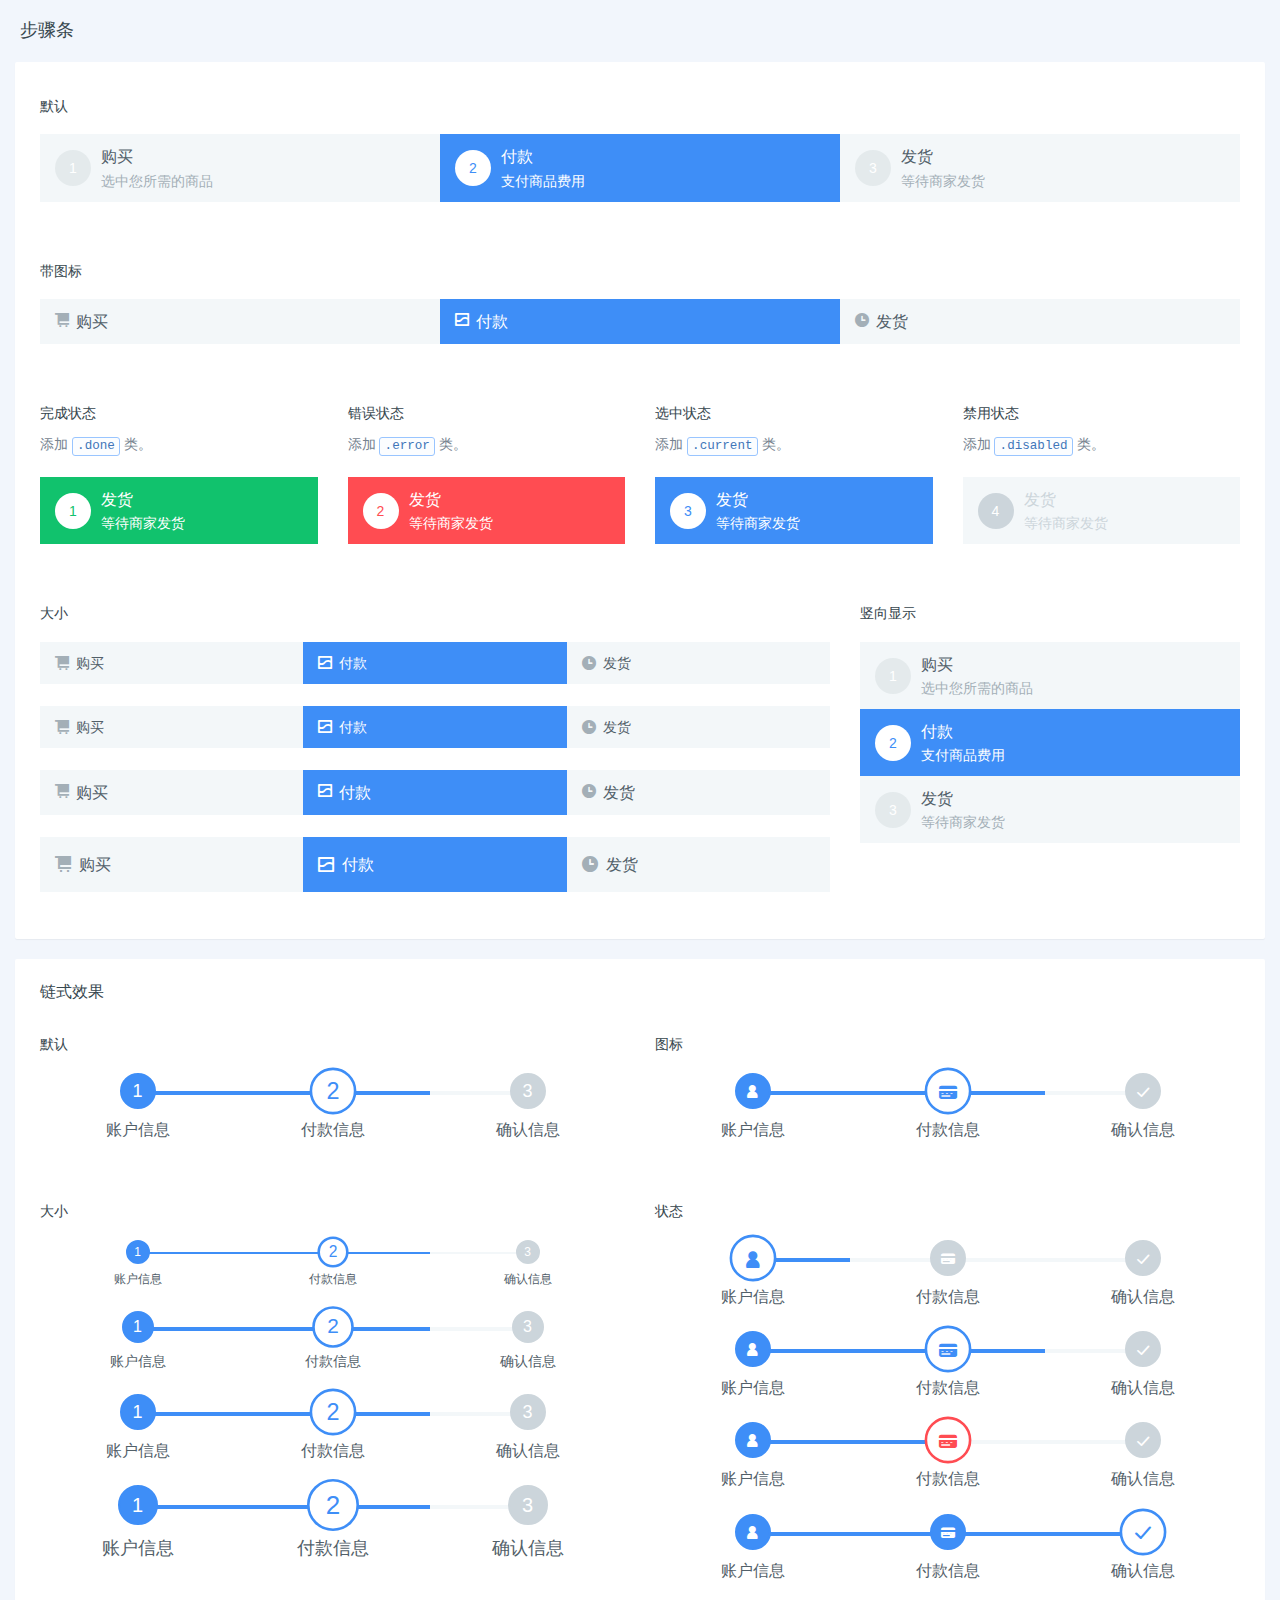
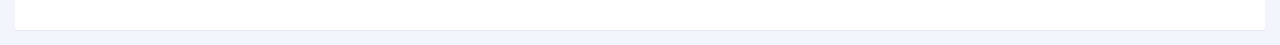
<file: ConsoleApp/demo/HzyAdminUI/views/step/index.html>
﻿<!DOCTYPE html>

<html lang="en">
<head>
        <meta charset="UTF-8">
        <title>HzyAdminUI</title>
        <!-- 避免IE使用兼容模式 -->
        <meta http-equiv="X-UA-Compatible" content="IE=edge, chrome=1">
        <!-- 移动设备 viewport -->
        <meta name="viewport" content="width=device-width,initial-scale=1.0,minimum-scale=1.0,maximum-scale=1.0,user-scalable=no,minimal-ui">
        <!-- 360浏览器默认使用Webkit内核 -->
        <meta name="renderer" content="webkit">
        <!-- 禁止搜索引擎抓取 -->
        <meta name="robots" content="nofollow">
        <!-- 禁止百度SiteAPP转码 -->
        <meta http-equiv="Cache-Control" content="no-siteapp">
        <!-- Chrome浏览器添加桌面快捷方式（安卓） -->
        <meta name="mobile-web-app-capable" content="yes">
        <!-- Safari浏览器添加到主屏幕（IOS） -->
        <meta name="apple-mobile-web-app-capable" content="yes">
        <meta name="apple-mobile-web-app-status-bar-style" content="black">
        <meta name="apple-mobile-web-app-title" content="">
        <!--[if lt IE 9]>
                      <script src="https://cdn.staticfile.org/html5shiv/r29/html5.min.js"></script>
                      <script src="https://cdn.staticfile.org/respond.js/1.4.2/respond.min.js"></script>
                    <![endif]-->
        <!--外部css-->
        <link href="../../css/core.css" rel="stylesheet" />
        <link href="../../css/site.css" rel="stylesheet" />
        <link href="../../css/animate.css" rel="stylesheet" />
        <link href="../../libs/font-awesome/css/font-awesome.min.css" rel="stylesheet" />
        <link href="../../libs/web-icons-master/css/web-icons.css" rel="stylesheet" />
        <!--my css-->
        <link href="../../css/main.css" rel="stylesheet" />
    
        <script src="../../libs/jquery/jquery-3.2.1.min.js"></script>
        <script src="../../libs/popper.min.js"></script>
        <script src="../../libs/bootstrap-4.1.3-dist/js/bootstrap.min.js"></script>
        <script src="../../libs/bootstrap-4.1.3-dist/js/bootstrap.bundle.min.js"></script>
</head>
<body>
        <div class="page animation-fade">
                <div class="page-header">
                    <h1 class="page-title">步骤条</h1>
                </div>
                <div class="page-content">
            
                    <div class="panel">
                        <div class="panel-body container-fluid">
                            <div class="row">
                                <div class="col-12">
            
                                    <div class="example-wrap">
                                        <h4 class="example-title">默认</h4>
                                        <div class="example">
                                            <div class="steps row">
                                                <div class="step col-4">
                                                    <span class="step-number">1</span>
                                                    <div class="step-desc">
                                                        <span class="step-title">购买</span>
                                                        <p>选中您所需的商品</p>
                                                    </div>
                                                </div>
                                                <div class="step col-4 current">
                                                    <span class="step-number">2</span>
                                                    <div class="step-desc">
                                                        <span class="step-title">付款</span>
                                                        <p>支付商品费用</p>
                                                    </div>
                                                </div>
                                                <div class="step col-4">
                                                    <span class="step-number">3</span>
                                                    <div class="step-desc">
                                                        <span class="step-title">发货</span>
                                                        <p>等待商家发货</p>
                                                    </div>
                                                </div>
                                            </div>
                                        </div>
                                    </div>
            
                                </div>
                                <div class="col-12">
            
                                    <div class="example-wrap">
                                        <h4 class="example-title">带图标</h4>
                                        <div class="example">
                                            <div class="steps row">
                                                <div class="step col-4">
                                                    <span class="step-icon icon wb-shopping-cart" aria-hidden="true"></span>
                                                    <div class="step-desc">
                                                        <span class="step-title">购买</span>
                                                    </div>
                                                </div>
                                                <div class="step col-4 current">
                                                    <span class="step-icon icon wb-pluse" aria-hidden="true"></span>
                                                    <div class="step-desc">
                                                        <span class="step-title">付款</span>
                                                    </div>
                                                </div>
                                                <div class="step col-4">
                                                    <span class="step-icon icon wb-time" aria-hidden="true"></span>
                                                    <div class="step-desc">
                                                        <span class="step-title">发货</span>
                                                    </div>
                                                </div>
                                            </div>
                                        </div>
                                    </div>
            
                                </div>
                            </div>
                            <div class="row row-lg">
                                <div class="col-xl-3 col-lg-6">
            
                                    <div class="example-wrap">
                                        <h4 class="example-title">完成状态</h4>
                                        <p>添加
                                            <code>.done</code> 类。</p>
                                        <div class="example">
                                            <div class="step done">
                                                <span class="step-number">1</span>
                                                <div class="step-desc">
                                                    <span class="step-title">发货</span>
                                                    <p>等待商家发货</p>
                                                </div>
                                            </div>
                                        </div>
                                    </div>
            
                                </div>
                                <div class="col-xl-3 col-lg-6">
            
                                    <div class="example-wrap">
                                        <h4 class="example-title">错误状态</h4>
                                        <p>添加
                                            <code>.error</code> 类。</p>
                                        <div class="example">
                                            <div class="step error">
                                                <span class="step-number">2</span>
                                                <div class="step-desc">
                                                    <span class="step-title">发货</span>
                                                    <p>等待商家发货</p>
                                                </div>
                                            </div>
                                        </div>
                                    </div>
            
                                </div>
                                <div class="col-xl-3 col-lg-6">
            
                                    <div class="example-wrap">
                                        <h4 class="example-title">选中状态</h4>
                                        <p>添加
                                            <code>.current</code> 类。</p>
                                        <div class="example">
                                            <div class="step current">
                                                <span class="step-number">3</span>
                                                <div class="step-desc">
                                                    <span class="step-title">发货</span>
                                                    <p>等待商家发货</p>
                                                </div>
                                            </div>
                                        </div>
                                    </div>
            
                                </div>
                                <div class="col-xl-3 col-lg-6">
            
                                    <div class="example-wrap">
                                        <h4 class="example-title">禁用状态</h4>
                                        <p>添加
                                            <code>.disabled</code> 类。</p>
                                        <div class="example">
                                            <div class="step disabled">
                                                <span class="step-number">4</span>
                                                <div class="step-desc">
                                                    <span class="step-title">发货</span>
                                                    <p>等待商家发货</p>
                                                </div>
                                            </div>
                                        </div>
                                    </div>
            
                                </div>
                            </div>
                            <div class="row row-lg">
                                <div class="col-lg-8">
            
                                    <div class="example-wrap m-md-0">
                                        <h4 class="example-title">大小</h4>
            
                                        <div class="example">
                                            <div class="steps row steps-xs">
                                                <div class="step col-4">
                                                    <span class="step-icon icon wb-shopping-cart" aria-hidden="true"></span>
                                                    <div class="step-desc">
                                                        <span class="step-title">购买</span>
                                                    </div>
                                                </div>
                                                <div class="step col-4 current">
                                                    <span class="step-icon icon wb-pluse" aria-hidden="true"></span>
                                                    <div class="step-desc">
                                                        <span class="step-title">付款</span>
                                                    </div>
                                                </div>
                                                <div class="step col-4">
                                                    <span class="step-icon icon wb-time" aria-hidden="true"></span>
                                                    <div class="step-desc">
                                                        <span class="step-title">发货</span>
                                                    </div>
                                                </div>
                                            </div>
                                        </div>
            
            
                                        <div class="example">
                                            <div class="steps row steps-sm">
                                                <div class="step col-4">
                                                    <span class="step-icon icon wb-shopping-cart" aria-hidden="true"></span>
                                                    <div class="step-desc">
                                                        <span class="step-title">购买</span>
                                                    </div>
                                                </div>
                                                <div class="step col-4 current">
                                                    <span class="step-icon icon wb-pluse" aria-hidden="true"></span>
                                                    <div class="step-desc">
                                                        <span class="step-title">付款</span>
                                                    </div>
                                                </div>
                                                <div class="step col-4">
                                                    <span class="step-icon icon wb-time" aria-hidden="true"></span>
                                                    <div class="step-desc">
                                                        <span class="step-title">发货</span>
                                                    </div>
                                                </div>
                                            </div>
                                        </div>
            
            
                                        <div class="example">
                                            <div class="steps row">
                                                <div class="step col-4">
                                                    <span class="step-icon icon wb-shopping-cart" aria-hidden="true"></span>
                                                    <div class="step-desc">
                                                        <span class="step-title">购买</span>
                                                    </div>
                                                </div>
                                                <div class="step col-4 current">
                                                    <span class="step-icon icon wb-pluse" aria-hidden="true"></span>
                                                    <div class="step-desc">
                                                        <span class="step-title">付款</span>
                                                    </div>
                                                </div>
                                                <div class="step col-4">
                                                    <span class="step-icon icon wb-time" aria-hidden="true"></span>
                                                    <div class="step-desc">
                                                        <span class="step-title">发货</span>
                                                    </div>
                                                </div>
                                            </div>
                                        </div>
            
            
                                        <div class="example">
                                            <div class="steps row steps-lg">
                                                <div class="step col-4">
                                                    <span class="step-icon icon wb-shopping-cart" aria-hidden="true"></span>
                                                    <div class="step-desc">
                                                        <span class="step-title">购买</span>
                                                    </div>
                                                </div>
                                                <div class="step col-4 current">
                                                    <span class="step-icon icon wb-pluse" aria-hidden="true"></span>
                                                    <div class="step-desc">
                                                        <span class="step-title">付款</span>
                                                    </div>
                                                </div>
                                                <div class="step col-4">
                                                    <span class="step-icon icon wb-time" aria-hidden="true"></span>
                                                    <div class="step-desc">
                                                        <span class="step-title">发货</span>
                                                    </div>
                                                </div>
                                            </div>
                                        </div>
            
                                    </div>
            
                                </div>
                                <div class="col-lg-4">
            
                                    <div class="example-wrap">
                                        <h4 class="example-title">竖向显示</h4>
                                        <div class="example">
                                            <div class="steps steps-vertical">
                                                <div class="step">
                                                    <span class="step-number">1</span>
                                                    <div class="step-desc">
                                                        <span class="step-title">购买</span>
                                                        <p>选中您所需的商品</p>
                                                    </div>
                                                </div>
                                                <div class="step current">
                                                    <span class="step-number">2</span>
                                                    <div class="step-desc">
                                                        <span class="step-title">付款</span>
                                                        <p>支付商品费用</p>
                                                    </div>
                                                </div>
                                                <div class="step">
                                                    <span class="step-number">3</span>
                                                    <div class="step-desc">
                                                        <span class="step-title">发货</span>
                                                        <p>等待商家发货</p>
                                                    </div>
                                                </div>
                                            </div>
                                        </div>
                                    </div>
            
                                </div>
                            </div>
                        </div>
                    </div>
            
            
                    <div class="panel">
                        <div class="panel-heading">
                            <div class="panel-title">
                                链式效果
                            </div>
                        </div>
                        <div class="panel-body container-fluid">
                            <div class="row row-lg">
                                <div class="col-lg-6">
            
                                    <div class="example-wrap">
                                        <h4 class="example-title">默认</h4>
                                        <div class="example">
                                            <div class="pearls row">
                                                <div class="pearl done col-4">
                                                    <span class="pearl-number">1</span>
                                                    <span class="pearl-title">账户信息</span>
                                                </div>
                                                <div class="pearl current col-4">
                                                    <span class="pearl-number">2</span>
                                                    <span class="pearl-title">付款信息</span>
                                                </div>
                                                <div class="pearl col-4">
                                                    <span class="pearl-number">3</span>
                                                    <span class="pearl-title">确认信息</span>
                                                </div>
                                            </div>
                                        </div>
                                    </div>
            
                                </div>
                                <div class="col-lg-6">
            
                                    <div class="example-wrap">
                                        <h4 class="example-title">图标</h4>
                                        <div class="example">
                                            <div class="pearls row">
                                                <div class="pearl done col-4">
                                                    <div class="pearl-icon">
                                                        <i class="icon wb-user" aria-hidden="true"></i>
                                                    </div>
                                                    <span class="pearl-title">账户信息</span>
                                                </div>
                                                <div class="pearl current col-4">
                                                    <div class="pearl-icon">
                                                        <i class="icon wb-payment" aria-hidden="true"></i>
                                                    </div>
                                                    <span class="pearl-title">付款信息</span>
                                                </div>
                                                <div class="pearl col-4">
                                                    <div class="pearl-icon">
                                                        <i class="icon wb-check" aria-hidden="true"></i>
                                                    </div>
                                                    <span class="pearl-title">确认信息</span>
                                                </div>
                                            </div>
                                        </div>
                                    </div>
            
                                </div>
                                <div class="col-lg-6">
            
                                    <div class="example-wrap m-md-0">
                                        <h4 class="example-title">大小</h4>
            
                                        <div class="example">
                                            <div class="pearls pearls-xs row">
                                                <div class="pearl done col-4">
                                                    <span class="pearl-number">1</span>
                                                    <span class="pearl-title">账户信息</span>
                                                </div>
                                                <div class="pearl current col-4">
                                                    <span class="pearl-number">2</span>
                                                    <span class="pearl-title">付款信息</span>
                                                </div>
                                                <div class="pearl col-4">
                                                    <span class="pearl-number">3</span>
                                                    <span class="pearl-title">确认信息</span>
                                                </div>
                                            </div>
                                        </div>
            
            
                                        <div class="example">
                                            <div class="pearls pearls-sm row">
                                                <div class="pearl done col-4">
                                                    <span class="pearl-number">1</span>
                                                    <span class="pearl-title">账户信息</span>
                                                </div>
                                                <div class="pearl current col-4">
                                                    <span class="pearl-number">2</span>
                                                    <span class="pearl-title">付款信息</span>
                                                </div>
                                                <div class="pearl col-4">
                                                    <span class="pearl-number">3</span>
                                                    <span class="pearl-title">确认信息</span>
                                                </div>
                                            </div>
                                        </div>
            
            
                                        <div class="example">
                                            <div class="pearls row">
                                                <div class="pearl done col-4">
                                                    <span class="pearl-number">1</span>
                                                    <span class="pearl-title">账户信息</span>
                                                </div>
                                                <div class="pearl current col-4">
                                                    <span class="pearl-number">2</span>
                                                    <span class="pearl-title">付款信息</span>
                                                </div>
                                                <div class="pearl col-4">
                                                    <span class="pearl-number">3</span>
                                                    <span class="pearl-title">确认信息</span>
                                                </div>
                                            </div>
                                        </div>
            
            
                                        <div class="example">
                                            <div class="pearls pearls-lg row">
                                                <div class="pearl done col-4">
                                                    <span class="pearl-number">1</span>
                                                    <span class="pearl-title">账户信息</span>
                                                </div>
                                                <div class="pearl current col-4">
                                                    <span class="pearl-number">2</span>
                                                    <span class="pearl-title">付款信息</span>
                                                </div>
                                                <div class="pearl col-4">
                                                    <span class="pearl-number">3</span>
                                                    <span class="pearl-title">确认信息</span>
                                                </div>
                                            </div>
                                        </div>
            
                                    </div>
            
                                </div>
                                <div class="col-lg-6">
            
                                    <div class="example-wrap">
                                        <h4 class="example-title">状态</h4>
                                        <div class="example">
                                            <div class="pearls row">
                                                <div class="pearl current col-4">
                                                    <div class="pearl-icon">
                                                        <i class="icon wb-user" aria-hidden="true"></i>
                                                    </div>
                                                    <span class="pearl-title">账户信息</span>
                                                </div>
                                                <div class="pearl disabled col-4">
                                                    <div class="pearl-icon">
                                                        <i class="icon wb-payment" aria-hidden="true"></i>
                                                    </div>
                                                    <span class="pearl-title">付款信息</span>
                                                </div>
                                                <div class="pearl disabled col-4">
                                                    <div class="pearl-icon">
                                                        <i class="icon wb-check" aria-hidden="true"></i>
                                                    </div>
                                                    <span class="pearl-title">确认信息</span>
                                                </div>
                                            </div>
                                        </div>
                                        <div class="example">
                                            <div class="pearls row">
                                                <div class="pearl done col-4">
                                                    <div class="pearl-icon">
                                                        <i class="icon wb-user" aria-hidden="true"></i>
                                                    </div>
                                                    <span class="pearl-title">账户信息</span>
                                                </div>
                                                <div class="pearl current col-4">
                                                    <div class="pearl-icon">
                                                        <i class="icon wb-payment" aria-hidden="true"></i>
                                                    </div>
                                                    <span class="pearl-title">付款信息</span>
                                                </div>
                                                <div class="pearl disabled col-4">
                                                    <div class="pearl-icon">
                                                        <i class="icon wb-check" aria-hidden="true"></i>
                                                    </div>
                                                    <span class="pearl-title">确认信息</span>
                                                </div>
                                            </div>
                                        </div>
                                        <div class="example">
                                            <div class="pearls row">
                                                <div class="pearl done col-4">
                                                    <div class="pearl-icon">
                                                        <i class="icon wb-user" aria-hidden="true"></i>
                                                    </div>
                                                    <span class="pearl-title">账户信息</span>
                                                </div>
                                                <div class="pearl current error col-4">
                                                    <div class="pearl-icon">
                                                        <i class="icon wb-payment" aria-hidden="true"></i>
                                                    </div>
                                                    <span class="pearl-title">付款信息</span>
                                                </div>
                                                <div class="pearl disabled col-4">
                                                    <div class="pearl-icon">
                                                        <i class="icon wb-check" aria-hidden="true"></i>
                                                    </div>
                                                    <span class="pearl-title">确认信息</span>
                                                </div>
                                            </div>
                                        </div>
                                        <div class="example">
                                            <div class="pearls row">
                                                <div class="pearl done col-4">
                                                    <div class="pearl-icon">
                                                        <i class="icon wb-user" aria-hidden="true"></i>
                                                    </div>
                                                    <span class="pearl-title">账户信息</span>
                                                </div>
                                                <div class="pearl done col-4">
                                                    <div class="pearl-icon">
                                                        <i class="icon wb-payment" aria-hidden="true"></i>
                                                    </div>
                                                    <span class="pearl-title">付款信息</span>
                                                </div>
                                                <div class="pearl current col-4">
                                                    <div class="pearl-icon">
                                                        <i class="icon wb-check" aria-hidden="true"></i>
                                                    </div>
                                                    <span class="pearl-title">确认信息</span>
                                                </div>
                                            </div>
                                        </div>
                                    </div>
            
                                </div>
                            </div>
                        </div>
                    </div>
            
                </div>
            </div>
   
</body>
</html>
</file>
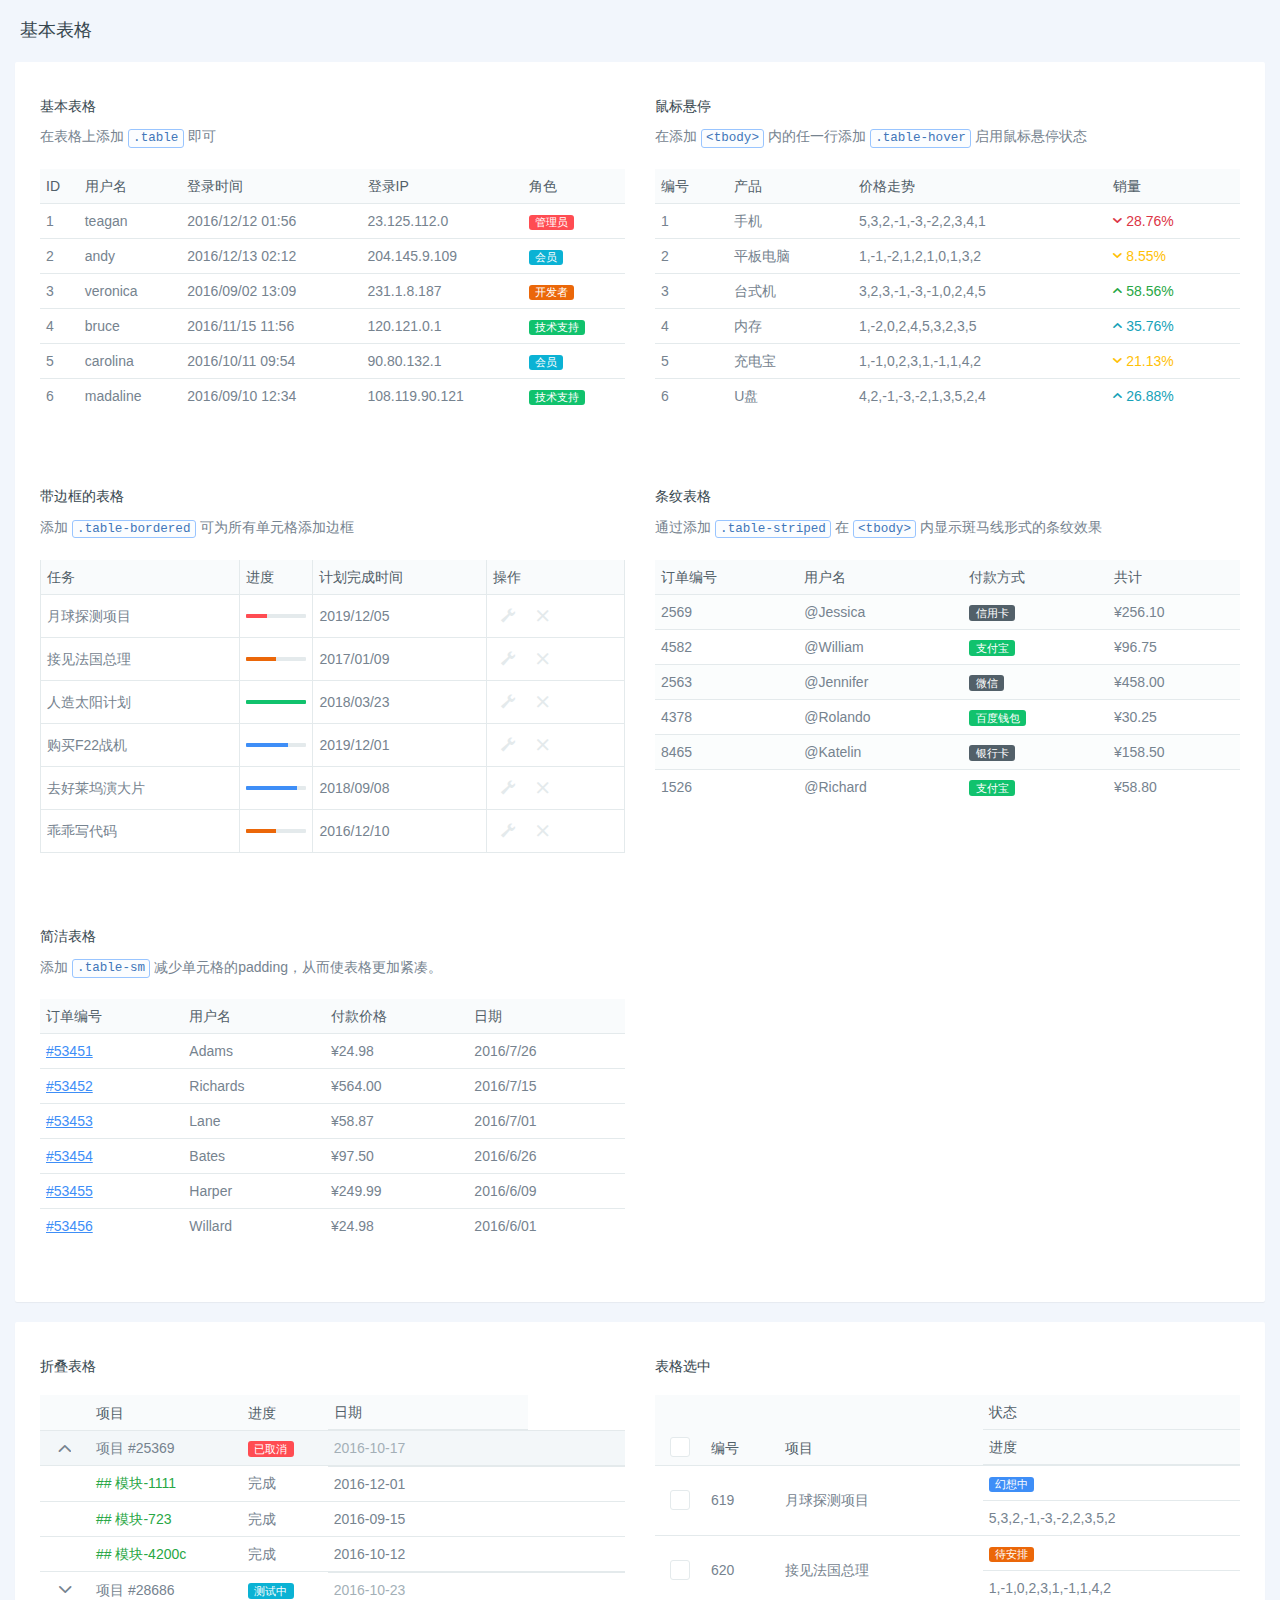
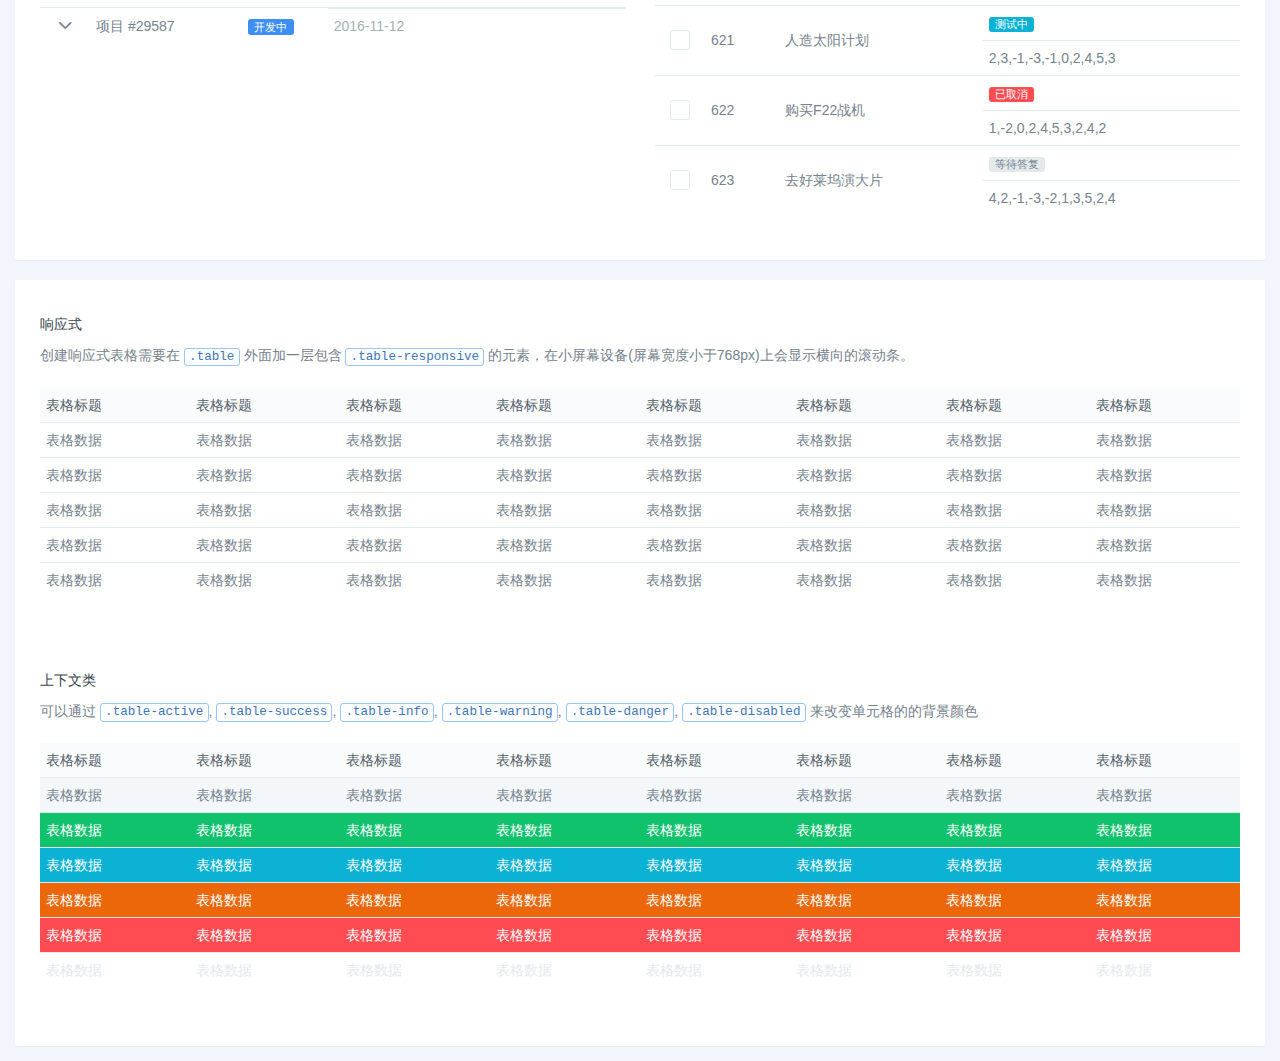
<file: ConsoleApp/demo/HzyAdminUI/views/tables/index.html>
﻿<!DOCTYPE html>

<html lang="en">

<head>
    <meta charset="UTF-8">
    <title>HzyAdminUI</title>
    <!-- 避免IE使用兼容模式 -->
    <meta http-equiv="X-UA-Compatible" content="IE=edge, chrome=1">
    <!-- 移动设备 viewport -->
    <meta name="viewport" content="width=device-width,initial-scale=1.0,minimum-scale=1.0,maximum-scale=1.0,user-scalable=no,minimal-ui">
    <!-- 360浏览器默认使用Webkit内核 -->
    <meta name="renderer" content="webkit">
    <!-- 禁止搜索引擎抓取 -->
    <meta name="robots" content="nofollow">
    <!-- 禁止百度SiteAPP转码 -->
    <meta http-equiv="Cache-Control" content="no-siteapp">
    <!-- Chrome浏览器添加桌面快捷方式（安卓） -->
    <meta name="mobile-web-app-capable" content="yes">
    <!-- Safari浏览器添加到主屏幕（IOS） -->
    <meta name="apple-mobile-web-app-capable" content="yes">
    <meta name="apple-mobile-web-app-status-bar-style" content="black">
    <meta name="apple-mobile-web-app-title" content="">
    <!--[if lt IE 9]>
              <script src="https://cdn.staticfile.org/html5shiv/r29/html5.min.js"></script>
              <script src="https://cdn.staticfile.org/respond.js/1.4.2/respond.min.js"></script>
            <![endif]-->
    <!--外部css-->
    <link href="../../css/core.css" rel="stylesheet" />
    <link href="../../css/site.css" rel="stylesheet" />
    <link href="../../css/animate.css" rel="stylesheet" />
    <link href="../../libs/font-awesome/css/font-awesome.min.css" rel="stylesheet" />
    <link href="../../libs/web-icons-master/css/web-icons.css" rel="stylesheet" />
    <link href="../../libs/metisMenu/metisMenu.css" rel="stylesheet" />
    <!--my css-->
    <link href="../../css/main.css" rel="stylesheet" />
</head>

<body>
    <div class="page animation-fade page-tables">
        <div class="page-header">
            <h1 class="page-title">基本表格</h1>
        </div>
        <div class="page-content">
            <div class="panel">
                <div class="panel-body container-fluid">
                    <div class="row row-lg">
                        <div class="col-lg-6">
                            <div class="example-wrap">
                                <h4 class="example-title">基本表格</h4>
                                <p>在表格上添加
                                    <code>.table</code> 即可</p>
                                <div class="example table-responsive">
                                    <table class="table">
                                        <thead>
                                            <tr>
                                                <th>ID</th>
                                                <th>用户名</th>
                                                <th>登录时间</th>
                                                <th>登录IP</th>
                                                <th>角色</th>
                                            </tr>
                                        </thead>
                                        <tbody>
                                            <tr>
                                                <td>1</td>
                                                <td>teagan</td>
                                                <td>2016/12/12 01:56</td>
                                                <td>23.125.112.0</td>
                                                <td>
                                                    <span class="badge badge-danger">管理员</span>
                                                </td>
                                            </tr>
                                            <tr>
                                                <td>2</td>
                                                <td>andy</td>
                                                <td>2016/12/13 02:12</td>
                                                <td>204.145.9.109</td>
                                                <td>
                                                    <span class="badge badge-info">会员</span>
                                                </td>
                                            </tr>
                                            <tr>
                                                <td>3</td>
                                                <td>veronica</td>
                                                <td>2016/09/02 13:09</td>
                                                <td>231.1.8.187</td>
                                                <td>
                                                    <span class="badge badge-warning">开发者</span>
                                                </td>
                                            </tr>
                                            <tr>
                                                <td>4</td>
                                                <td>bruce</td>
                                                <td>2016/11/15 11:56</td>
                                                <td>120.121.0.1</td>
                                                <td>
                                                    <span class="badge badge-success">技术支持</span>
                                                </td>
                                            </tr>
                                            <tr>
                                                <td>5</td>
                                                <td>carolina</td>
                                                <td>2016/10/11 09:54</td>
                                                <td>90.80.132.1</td>
                                                <td>
                                                    <span class="badge badge-info">会员</span>
                                                </td>
                                            </tr>
                                            <tr>
                                                <td>6</td>
                                                <td>madaline</td>
                                                <td>2016/09/10 12:34</td>
                                                <td>108.119.90.121</td>
                                                <td>
                                                    <span class="badge badge-success">技术支持</span>
                                                </td>
                                            </tr>
                                        </tbody>
                                    </table>
                                </div>
                            </div>
                        </div>
                        <div class="col-lg-6">
                            <div class="example-wrap">
                                <h4 class="example-title">鼠标悬停</h4>
                                <p>在添加
                                    <code>&lt;tbody&gt;</code> 内的任一行添加
                                    <code>.table-hover</code> 启用鼠标悬停状态
                                </p>
                                <div class="example table-responsive">
                                    <table class="table table-hover">
                                        <thead>
                                            <tr>
                                                <th>编号</th>
                                                <th>产品</th>
                                                <th>价格走势</th>
                                                <th>销量</th>
                                            </tr>
                                        </thead>
                                        <tbody>
                                            <tr>
                                                <td>1</td>
                                                <td>手机</td>
                                                <td>
                                                    <span data-plugin="peityLine">5,3,2,-1,-3,-2,2,3,4,1</span>
                                                </td>
                                                <td>
                                                    <span class="text-danger text-semibold">
                                                        <i class="icon wb-chevron-down-mini" aria-hidden="true"></i>
                                                        28.76%</span>
                                                </td>
                                            </tr>
                                            <tr>
                                                <td>2</td>
                                                <td>平板电脑</td>
                                                <td>
                                                    <span data-plugin="peityLine">1,-1,-2,1,2,1,0,1,3,2</span>
                                                </td>
                                                <td>
                                                    <span class="text-warning text-semibold">
                                                        <i class="icon wb-chevron-down-mini" aria-hidden="true"></i>
                                                        8.55%</span>
                                                </td>
                                            </tr>
                                            <tr>
                                                <td>3</td>
                                                <td>台式机</td>
                                                <td>
                                                    <span data-plugin="peityLine">3,2,3,-1,-3,-1,0,2,4,5</span>
                                                </td>
                                                <td>
                                                    <span class="text-success text-semibold">
                                                        <i class="icon wb-chevron-up-mini" aria-hidden="true"></i>
                                                        58.56%</span>
                                                </td>
                                            </tr>
                                            <tr>
                                                <td>4</td>
                                                <td>内存</td>
                                                <td>
                                                    <span data-plugin="peityLine">1,-2,0,2,4,5,3,2,3,5</span>
                                                </td>
                                                <td>
                                                    <span class="text-info text-semibold">
                                                        <i class="icon wb-chevron-up-mini" aria-hidden="true"></i>
                                                        35.76%</span>
                                                </td>
                                            </tr>
                                            <tr>
                                                <td>5</td>
                                                <td>充电宝</td>
                                                <td>
                                                    <span data-plugin="peityLine">1,-1,0,2,3,1,-1,1,4,2</span>
                                                </td>
                                                <td>
                                                    <span class="text-warning text-semibold">
                                                        <i class="icon wb-chevron-down-mini" aria-hidden="true"></i>
                                                        21.13%</span>
                                                </td>
                                            </tr>
                                            <tr>
                                                <td>6</td>
                                                <td>U盘</td>
                                                <td>
                                                    <span data-plugin="peityLine">4,2,-1,-3,-2,1,3,5,2,4</span>
                                                </td>
                                                <td>
                                                    <span class="text-info text-semibold">
                                                        <i class="icon wb-chevron-up-mini" aria-hidden="true"></i>
                                                        26.88%</span>
                                                </td>
                                            </tr>
                                        </tbody>
                                    </table>
                                </div>
                            </div>
                        </div>
                        <div class="col-lg-6">
                            <div class="example-wrap">
                                <h4 class="example-title">带边框的表格</h4>
                                <p>添加
                                    <code>.table-bordered</code> 可为所有单元格添加边框</p>
                                <div class="example table-responsive">
                                    <table class="table table-bordered">
                                        <thead>
                                            <tr>
                                                <th>任务</th>
                                                <th>进度</th>
                                                <th>计划完成时间</th>
                                                <th class="text-nowrap">操作</th>
                                            </tr>
                                        </thead>
                                        <tbody>
                                            <tr>
                                                <td>月球探测项目</td>
                                                <td>
                                                    <div class="progress progress-xs my-10 ">
                                                        <div class="progress-bar bg-danger" style="width: 35%"></div>
                                                    </div>
                                                </td>
                                                <td>2019/12/05</td>
                                                <td class="text-nowrap">
                                                    <button type="button" class="btn btn-sm btn-icon btn-flat btn-default">
                                                        <i class="icon wb-wrench" aria-hidden="true"></i>
                                                    </button>
                                                    <button type="button" class="btn btn-sm btn-icon btn-flat btn-default"
                                                        data-toggle="tooltip" data-original-title="删除">
                                                        <i class="icon wb-close" aria-hidden="true"></i>
                                                    </button>
                                                </td>
                                            </tr>
                                            <tr>
                                                <td>接见法国总理</td>
                                                <td>
                                                    <div class="progress progress-xs my-10 ">
                                                        <div class="progress-bar bg-warning" style="width: 50%"></div>
                                                    </div>
                                                </td>
                                                <td>2017/01/09</td>
                                                <td class="text-nowrap">
                                                    <button type="button" class="btn btn-sm btn-icon btn-flat btn-default">
                                                        <i class="icon wb-wrench" aria-hidden="true"></i>
                                                    </button>
                                                    <button type="button" class="btn btn-sm btn-icon btn-flat btn-default"
                                                        data-toggle="tooltip" data-original-title="删除">
                                                        <i class="icon wb-close" aria-hidden="true"></i>
                                                    </button>
                                                </td>
                                            </tr>
                                            <tr>
                                                <td>人造太阳计划</td>
                                                <td>
                                                    <div class="progress progress-xs my-10 ">
                                                        <div class="progress-bar bg-success" style="width: 100%"></div>
                                                    </div>
                                                </td>
                                                <td>2018/03/23</td>
                                                <td class="text-nowrap">
                                                    <button type="button" class="btn btn-sm btn-icon btn-flat btn-default">
                                                        <i class="icon wb-wrench" aria-hidden="true"></i>
                                                    </button>
                                                    <button type="button" class="btn btn-sm btn-icon btn-flat btn-default"
                                                        data-toggle="tooltip" data-original-title="删除">
                                                        <i class="icon wb-close" aria-hidden="true"></i>
                                                    </button>
                                                </td>
                                            </tr>
                                            <tr>
                                                <td>购买F22战机</td>
                                                <td>
                                                    <div class="progress progress-xs my-10 ">
                                                        <div class="progress-bar bg-primary" style="width: 70%"></div>
                                                    </div>
                                                </td>
                                                <td>2019/12/01</td>
                                                <td class="text-nowrap">
                                                    <button type="button" class="btn btn-sm btn-icon btn-flat btn-default">
                                                        <i class="icon wb-wrench" aria-hidden="true"></i>
                                                    </button>
                                                    <button type="button" class="btn btn-sm btn-icon btn-flat btn-default"
                                                        data-toggle="tooltip" data-original-title="删除">
                                                        <i class="icon wb-close" aria-hidden="true"></i>
                                                    </button>
                                                </td>
                                            </tr>
                                            <tr>
                                                <td>去好莱坞演大片</td>
                                                <td>
                                                    <div class="progress progress-xs my-10 ">
                                                        <div class="progress-bar bg-primary" style="width: 85%"></div>
                                                    </div>
                                                </td>
                                                <td>2018/09/08</td>
                                                <td class="text-nowrap">
                                                    <button type="button" class="btn btn-sm btn-icon btn-flat btn-default">
                                                        <i class="icon wb-wrench" aria-hidden="true"></i>
                                                    </button>
                                                    <button type="button" class="btn btn-sm btn-icon btn-flat btn-default"
                                                        data-toggle="tooltip" data-original-title="删除">
                                                        <i class="icon wb-close" aria-hidden="true"></i>
                                                    </button>
                                                </td>
                                            </tr>
                                            <tr>
                                                <td>乖乖写代码</td>
                                                <td>
                                                    <div class="progress progress-xs my-10 ">
                                                        <div class="progress-bar bg-warning" style="width: 50%"></div>
                                                    </div>
                                                </td>
                                                <td>2016/12/10</td>
                                                <td class="text-nowrap">
                                                    <button type="button" class="btn btn-sm btn-icon btn-flat btn-default">
                                                        <i class="icon wb-wrench" aria-hidden="true"></i>
                                                    </button>
                                                    <button type="button" class="btn btn-sm btn-icon btn-flat btn-default"
                                                        data-toggle="tooltip" data-original-title="删除">
                                                        <i class="icon wb-close" aria-hidden="true"></i>
                                                    </button>
                                                </td>
                                            </tr>
                                        </tbody>
                                    </table>
                                </div>
                            </div>
                        </div>
                        <div class="col-lg-6">
                            <div class="example-wrap">
                                <h4 class="example-title">条纹表格</h4>
                                <p> 通过添加
                                    <code>.table-striped</code> 在
                                    <code>&lt;tbody&gt;</code> 内显示斑马线形式的条纹效果 </p>
                                <div class="example table-responsive">
                                    <table class="table table-striped">
                                        <thead>
                                            <tr>
                                                <th>订单编号</th>
                                                <th>用户名</th>
                                                <th>付款方式</th>
                                                <th>共计</th>
                                            </tr>
                                        </thead>
                                        <tbody>
                                            <tr>
                                                <td>2569</td>
                                                <td>@Jessica</td>
                                                <td>
                                                    <span class="badge badge-dark">信用卡</span>
                                                </td>
                                                <td>¥256.10</td>
                                            </tr>
                                            <tr>
                                                <td>4582</td>
                                                <td>@William</td>
                                                <td>
                                                    <span class="badge badge-success">支付宝</span>
                                                </td>
                                                <td>¥96.75</td>
                                            </tr>
                                            <tr>
                                                <td>2563</td>
                                                <td>@Jennifer</td>
                                                <td>
                                                    <span class="badge badge-dark">微信</span>
                                                </td>
                                                <td>¥458.00</td>
                                            </tr>
                                            <tr>
                                                <td>4378</td>
                                                <td>@Rolando</td>
                                                <td>
                                                    <span class="badge badge-success">百度钱包</span>
                                                </td>
                                                <td>¥30.25</td>
                                            </tr>
                                            <tr>
                                                <td>8465</td>
                                                <td>@Katelin</td>
                                                <td>
                                                    <span class="badge badge-dark">银行卡</span>
                                                </td>
                                                <td>¥158.50</td>
                                            </tr>
                                            <tr>
                                                <td>1526</td>
                                                <td>@Richard</td>
                                                <td>
                                                    <span class="badge badge-success">支付宝</span>
                                                </td>
                                                <td>¥58.80</td>
                                            </tr>
                                        </tbody>
                                    </table>
                                </div>
                            </div>
                        </div>
                        <div class="col-lg-6">
                            <div class="example-wrap">
                                <h4 class="example-title">简洁表格</h4>
                                <p>添加
                                    <code>.table-sm</code> 减少单元格的padding，从而使表格更加紧凑。 </p>
                                <div class="example table-responsive">
                                    <table class="table table-sm">
                                        <thead>
                                            <tr>
                                                <th>订单编号</th>
                                                <th>用户名</th>
                                                <th>付款价格</th>
                                                <th>日期</th>
                                            </tr>
                                        </thead>
                                        <tbody>
                                            <tr>
                                                <td>
                                                    <a href="javascript:;">#53451</a>
                                                </td>
                                                <td>Adams</td>
                                                <td>¥24.98</td>
                                                <td>2016/7/26</td>
                                            </tr>
                                            <tr>
                                                <td>
                                                    <a href="javascript:;">#53452</a>
                                                </td>
                                                <td>Richards</td>
                                                <td>¥564.00</td>
                                                <td>2016/7/15</td>
                                            </tr>
                                            <tr>
                                                <td>
                                                    <a href="javascript:;">#53453</a>
                                                </td>
                                                <td>Lane</td>
                                                <td>¥58.87</td>
                                                <td>2016/7/01</td>
                                            </tr>
                                            <tr>
                                                <td>
                                                    <a href="javascript:;">#53454</a>
                                                </td>
                                                <td>Bates</td>
                                                <td>¥97.50</td>
                                                <td>2016/6/26</td>
                                            </tr>
                                            <tr>
                                                <td>
                                                    <a href="javascript:;">#53455</a>
                                                </td>
                                                <td>Harper</td>
                                                <td>¥249.99</td>
                                                <td>2016/6/09</td>
                                            </tr>
                                            <tr>
                                                <td>
                                                    <a href="javascript:;">#53456</a>
                                                </td>
                                                <td>Willard</td>
                                                <td>¥24.98</td>
                                                <td>2016/6/01</td>
                                            </tr>
                                        </tbody>
                                    </table>
                                </div>
                            </div>
                        </div>
                    </div>
                </div>
            </div>
            <div class="panel">
                <div class="panel-body container-fluid">
                    <div class="row row-lg">
                        <div class="col-xl-6">
                            <div class="example-wrap">
                                <h4 class="example-title">折叠表格</h4>
                                <div class="example">
                                    <table class="table table-hover">
                                        <thead>
                                            <tr>
                                                <th class="w-50"></th>
                                                <th>
                                                    项目
                                                </th>
                                                <th>
                                                    进度
                                                </th>
                                                <th class="d-none d-sm-block w-200">
                                                    日期
                                                </th>
                                            </tr>
                                        </thead>
                                        <tbody class="table-section active">
                                            <tr>
                                                <td class="text-center">
                                                    <i class="table-section-arrow"></i>
                                                </td>
                                                <td>
                                                    项目 #25369
                                                </td>
                                                <td>
                                                    <span class="badge badge-danger">已取消</span>
                                                </td>
                                                <td class="d-none d-sm-block">
                                                    <span class="text-muted">2016-10-17</span>
                                                </td>
                                            </tr>
                                        </tbody>
                                        <tbody>
                                            <tr>
                                                <td></td>
                                                <td class="text-success">
                                                    ## 模块-1111
                                                </td>
                                                <td>
                                                    完成
                                                </td>
                                                <td class="d-none d-sm-block">
                                                    2016-12-01
                                                </td>
                                            </tr>
                                            <tr>
                                                <td></td>
                                                <td class="text-success">
                                                    ## 模块-723
                                                </td>
                                                <td>
                                                    完成
                                                </td>
                                                <td class="d-none d-sm-block">
                                                    2016-09-15
                                                </td>
                                            </tr>
                                            <tr>
                                                <td></td>
                                                <td class="text-success">
                                                    ## 模块-4200c
                                                </td>
                                                <td>
                                                    完成
                                                </td>
                                                <td class="d-none d-sm-block">
                                                    2016-10-12
                                                </td>
                                            </tr>
                                        </tbody>
                                        <tbody class="table-section">
                                            <tr>
                                                <td class="text-center">
                                                    <i class="table-section-arrow"></i>
                                                </td>
                                                <td>
                                                    项目 #28686
                                                </td>
                                                <td>
                                                    <span class="badge badge-info">测试中</span>
                                                </td>
                                                <td class="d-none d-sm-block">
                                                    <span class="text-muted">2016-10-23</span>
                                                </td>
                                            </tr>
                                        </tbody>
                                        <tbody>
                                            <tr>
                                                <td></td>
                                                <td class="text-success">
                                                    ## 模块-3100c
                                                </td>
                                                <td>
                                                    进行中
                                                </td>
                                                <td class="d-none d-sm-block">
                                                    2016-10-13
                                                </td>
                                            </tr>
                                            <tr>
                                                <td></td>
                                                <td class="text-success">
                                                    ## 模块-6400
                                                </td>
                                                <td>
                                                    完成
                                                </td>
                                                <td class="d-none d-sm-block">
                                                    2016-11-21
                                                </td>
                                            </tr>
                                            <tr>
                                                <td></td>
                                                <td class="text-success">
                                                    ## 模块-2210
                                                </td>
                                                <td>
                                                    已完成
                                                </td>
                                                <td class="d-none d-sm-block">
                                                    2016-12-01
                                                </td>
                                            </tr>
                                        </tbody>
                                        <tbody class="table-section">
                                            <tr>
                                                <td class="text-center">
                                                    <i class="table-section-arrow"></i>
                                                </td>
                                                <td>
                                                    项目 #29587
                                                </td>
                                                <td>
                                                    <span class="badge badge-primary">开发中</span>
                                                </td>
                                                <td class="d-none d-sm-block">
                                                    <span class="text-muted">2016-11-12</span>
                                                </td>
                                            </tr>
                                        </tbody>
                                        <tbody>
                                            <tr>
                                                <td></td>
                                                <td class="text-success">
                                                    ## 模块-7400
                                                </td>
                                                <td>
                                                    已完成
                                                </td>
                                                <td class="d-none d-sm-block">
                                                    2016-12-21
                                                </td>
                                            </tr>
                                            <tr>
                                                <td></td>
                                                <td class="text-success">
                                                    ## 模块-510c
                                                </td>
                                                <td>
                                                    已完成
                                                </td>
                                                <td class="d-none d-sm-block">
                                                    2016-11-12
                                                </td>
                                            </tr>
                                            <tr>
                                                <td></td>
                                                <td class="text-success">
                                                    ## 模块-3a00
                                                </td>
                                                <td>
                                                    已完成
                                                </td>
                                                <td class="d-none d-sm-block">
                                                    2016-12-15
                                                </td>
                                            </tr>
                                        </tbody>
                                    </table>
                                </div>
                            </div>
                        </div>
                        <div class="col-xl-6">
                            <div class="example-wrap">
                                <h4 class="example-title">表格选中</h4>
                                <div class="example">
                                    <table class="table table-hover" data-selectable="selectable" data-row-selectable="true">
                                        <thead>
                                            <tr>
                                                <th class="w-50">
                                                    <span class="checkbox-custom checkbox-primary">
                                                        <input class="selectable-all" type="checkbox">
                                                        <label></label>
                                                    </span>
                                                </th>
                                                <th>
                                                    编号
                                                </th>
                                                <th>
                                                    项目
                                                </th>
                                                <th class="d-none d-sm-block">
                                                    状态
                                                </th>
                                                <th class="d-none d-sm-block">
                                                    进度
                                                </th>
                                            </tr>
                                        </thead>
                                        <tbody>
                                            <tr>
                                                <td>
                                                    <span class="checkbox-custom checkbox-primary">
                                                        <input class="selectable-item" type="checkbox" id="row-619"
                                                            value="619">
                                                        <label for="row-619"></label>
                                                    </span>
                                                </td>
                                                <td>619</td>
                                                <td>月球探测项目</td>
                                                <td class="d-none d-sm-block">
                                                    <span class="badge badge-primary">幻想中</span>
                                                </td>
                                                <td class="d-none d-sm-block">
                                                    <span data-plugin="peityLine">5,3,2,-1,-3,-2,2,3,5,2</span>
                                                </td>
                                            </tr>
                                            <tr>
                                                <td>
                                                    <span class="checkbox-custom checkbox-primary">
                                                        <input class="selectable-item" type="checkbox" id="row-620"
                                                            value="620">
                                                        <label for="row-619"></label>
                                                    </span>
                                                </td>
                                                <td>620</td>
                                                <td>接见法国总理</td>
                                                <td class="d-none d-sm-block">
                                                    <span class="badge badge-warning">待安排</span>
                                                </td>
                                                <td class="d-none d-sm-block">
                                                    <span data-plugin="peityLine">1,-1,0,2,3,1,-1,1,4,2</span>
                                                </td>
                                            </tr>
                                            <tr>
                                                <td>
                                                    <span class="checkbox-custom checkbox-primary">
                                                        <input class="selectable-item" type="checkbox" id="row-621"
                                                            value="621">
                                                        <label for="row-619"></label>
                                                    </span>
                                                </td>
                                                <td>621</td>
                                                <td>人造太阳计划</td>
                                                <td class="d-none d-sm-block">
                                                    <span class="badge badge-info">测试中</span>
                                                </td>
                                                <td class="d-none d-sm-block">
                                                    <span data-plugin="peityLine">2,3,-1,-3,-1,0,2,4,5,3</span>
                                                </td>
                                            </tr>
                                            <tr>
                                                <td>
                                                    <span class="checkbox-custom checkbox-primary">
                                                        <input class="selectable-item" type="checkbox" id="row-622"
                                                            value="622">
                                                        <label for="row-619"></label>
                                                    </span>
                                                </td>
                                                <td>622</td>
                                                <td>购买F22战机</td>
                                                <td class="d-none d-sm-block">
                                                    <span class="badge badge-danger">已取消</span>
                                                </td>
                                                <td class="d-none d-sm-block">
                                                    <span data-plugin="peityLine">1,-2,0,2,4,5,3,2,4,2</span>
                                                </td>
                                            </tr>
                                            <tr>
                                                <td>
                                                    <span class="checkbox-custom checkbox-primary">
                                                        <input class="selectable-item" type="checkbox" id="row-623"
                                                            value="623">
                                                        <label for="row-619"></label>
                                                    </span>
                                                </td>
                                                <td>623</td>
                                                <td>去好莱坞演大片</td>
                                                <td class="d-none d-sm-block">
                                                    <span class="badge badge-default">等待答复</span>
                                                </td>
                                                <td class="d-none d-sm-block">
                                                    <span data-plugin="peityLine">4,2,-1,-3,-2,1,3,5,2,4</span>
                                                </td>
                                            </tr>
                                        </tbody>
                                    </table>
                                </div>
                            </div>
                        </div>
                    </div>
                </div>
            </div>
            <div class="panel">
                <div class="panel-body">
                    <div class="example-wrap">
                        <h4 class="example-title">响应式</h4>
                        <p>创建响应式表格需要在
                            <code>.table</code> 外面加一层包含
                            <code>.table-responsive</code> 的元素，在小屏幕设备(屏幕宽度小于768px)上会显示横向的滚动条。 </p>
                        <div class="example">
                            <div class="table-responsive">
                                <table class="table">
                                    <thead>
                                        <tr>
                                            <th>表格标题</th>
                                            <th>表格标题</th>
                                            <th>表格标题</th>
                                            <th>表格标题</th>
                                            <th>表格标题</th>
                                            <th>表格标题</th>
                                            <th>表格标题</th>
                                            <th>表格标题</th>
                                        </tr>
                                    </thead>
                                    <tbody>
                                        <tr>
                                            <td>表格数据</td>
                                            <td>表格数据</td>
                                            <td>表格数据</td>
                                            <td>表格数据</td>
                                            <td>表格数据</td>
                                            <td>表格数据</td>
                                            <td>表格数据</td>
                                            <td>表格数据</td>
                                        </tr>
                                        <tr>
                                            <td>表格数据</td>
                                            <td>表格数据</td>
                                            <td>表格数据</td>
                                            <td>表格数据</td>
                                            <td>表格数据</td>
                                            <td>表格数据</td>
                                            <td>表格数据</td>
                                            <td>表格数据</td>
                                        </tr>
                                        <tr>
                                            <td>表格数据</td>
                                            <td>表格数据</td>
                                            <td>表格数据</td>
                                            <td>表格数据</td>
                                            <td>表格数据</td>
                                            <td>表格数据</td>
                                            <td>表格数据</td>
                                            <td>表格数据</td>
                                        </tr>
                                        <tr>
                                            <td>表格数据</td>
                                            <td>表格数据</td>
                                            <td>表格数据</td>
                                            <td>表格数据</td>
                                            <td>表格数据</td>
                                            <td>表格数据</td>
                                            <td>表格数据</td>
                                            <td>表格数据</td>
                                        </tr>
                                        <tr>
                                            <td>表格数据</td>
                                            <td>表格数据</td>
                                            <td>表格数据</td>
                                            <td>表格数据</td>
                                            <td>表格数据</td>
                                            <td>表格数据</td>
                                            <td>表格数据</td>
                                            <td>表格数据</td>
                                        </tr>
                                    </tbody>
                                </table>
                            </div>
                        </div>
                    </div>
                    <div class="example-wrap">
                        <h4 class="example-title">上下文类</h4>
                        <p>可以通过
                            <code>.table-active</code>,
                            <code>.table-success</code>,
                            <code>.table-info</code>,
                            <code>.table-warning</code>,
                            <code>.table-danger</code>,
                            <code>.table-disabled</code> 来改变单元格的的背景颜色</p>
                        <div class="example table-responsive">
                            <table class="table">
                                <thead>
                                    <tr>
                                        <th>表格标题</th>
                                        <th>表格标题</th>
                                        <th>表格标题</th>
                                        <th>表格标题</th>
                                        <th>表格标题</th>
                                        <th>表格标题</th>
                                        <th>表格标题</th>
                                        <th>表格标题</th>
                                    </tr>
                                </thead>
                                <tbody>
                                    <tr class="table-active">
                                        <td>表格数据</td>
                                        <td>表格数据</td>
                                        <td>表格数据</td>
                                        <td>表格数据</td>
                                        <td>表格数据</td>
                                        <td>表格数据</td>
                                        <td>表格数据</td>
                                        <td>表格数据</td>
                                    </tr>
                                    <tr class="table-success">
                                        <td>表格数据</td>
                                        <td>表格数据</td>
                                        <td>表格数据</td>
                                        <td>表格数据</td>
                                        <td>表格数据</td>
                                        <td>表格数据</td>
                                        <td>表格数据</td>
                                        <td>表格数据</td>
                                    </tr>
                                    <tr class="table-info">
                                        <td>表格数据</td>
                                        <td>表格数据</td>
                                        <td>表格数据</td>
                                        <td>表格数据</td>
                                        <td>表格数据</td>
                                        <td>表格数据</td>
                                        <td>表格数据</td>
                                        <td>表格数据</td>
                                    </tr>
                                    <tr class="table-warning">
                                        <td>表格数据</td>
                                        <td>表格数据</td>
                                        <td>表格数据</td>
                                        <td>表格数据</td>
                                        <td>表格数据</td>
                                        <td>表格数据</td>
                                        <td>表格数据</td>
                                        <td>表格数据</td>
                                    </tr>
                                    <tr class="table-danger">
                                        <td>表格数据</td>
                                        <td>表格数据</td>
                                        <td>表格数据</td>
                                        <td>表格数据</td>
                                        <td>表格数据</td>
                                        <td>表格数据</td>
                                        <td>表格数据</td>
                                        <td>表格数据</td>
                                    </tr>
                                    <tr class="table-disabled">
                                        <td>表格数据</td>
                                        <td>表格数据</td>
                                        <td>表格数据</td>
                                        <td>表格数据</td>
                                        <td>表格数据</td>
                                        <td>表格数据</td>
                                        <td>表格数据</td>
                                        <td>表格数据</td>
                                    </tr>
                                </tbody>
                            </table>
                        </div>
                    </div>
                </div>
            </div>
        </div>
    </div>
    <script src="../../libs/jquery/jquery-3.2.1.min.js"></script>
    <script src="../../libs/popper.min.js"></script>
    <script src="../../libs/bootstrap-4.1.3-dist/js/bootstrap.min.js"></script>
    <script src="../../libs/bootstrap-4.1.3-dist/js/bootstrap.bundle.min.js"></script>
</body>

</html>
</file>
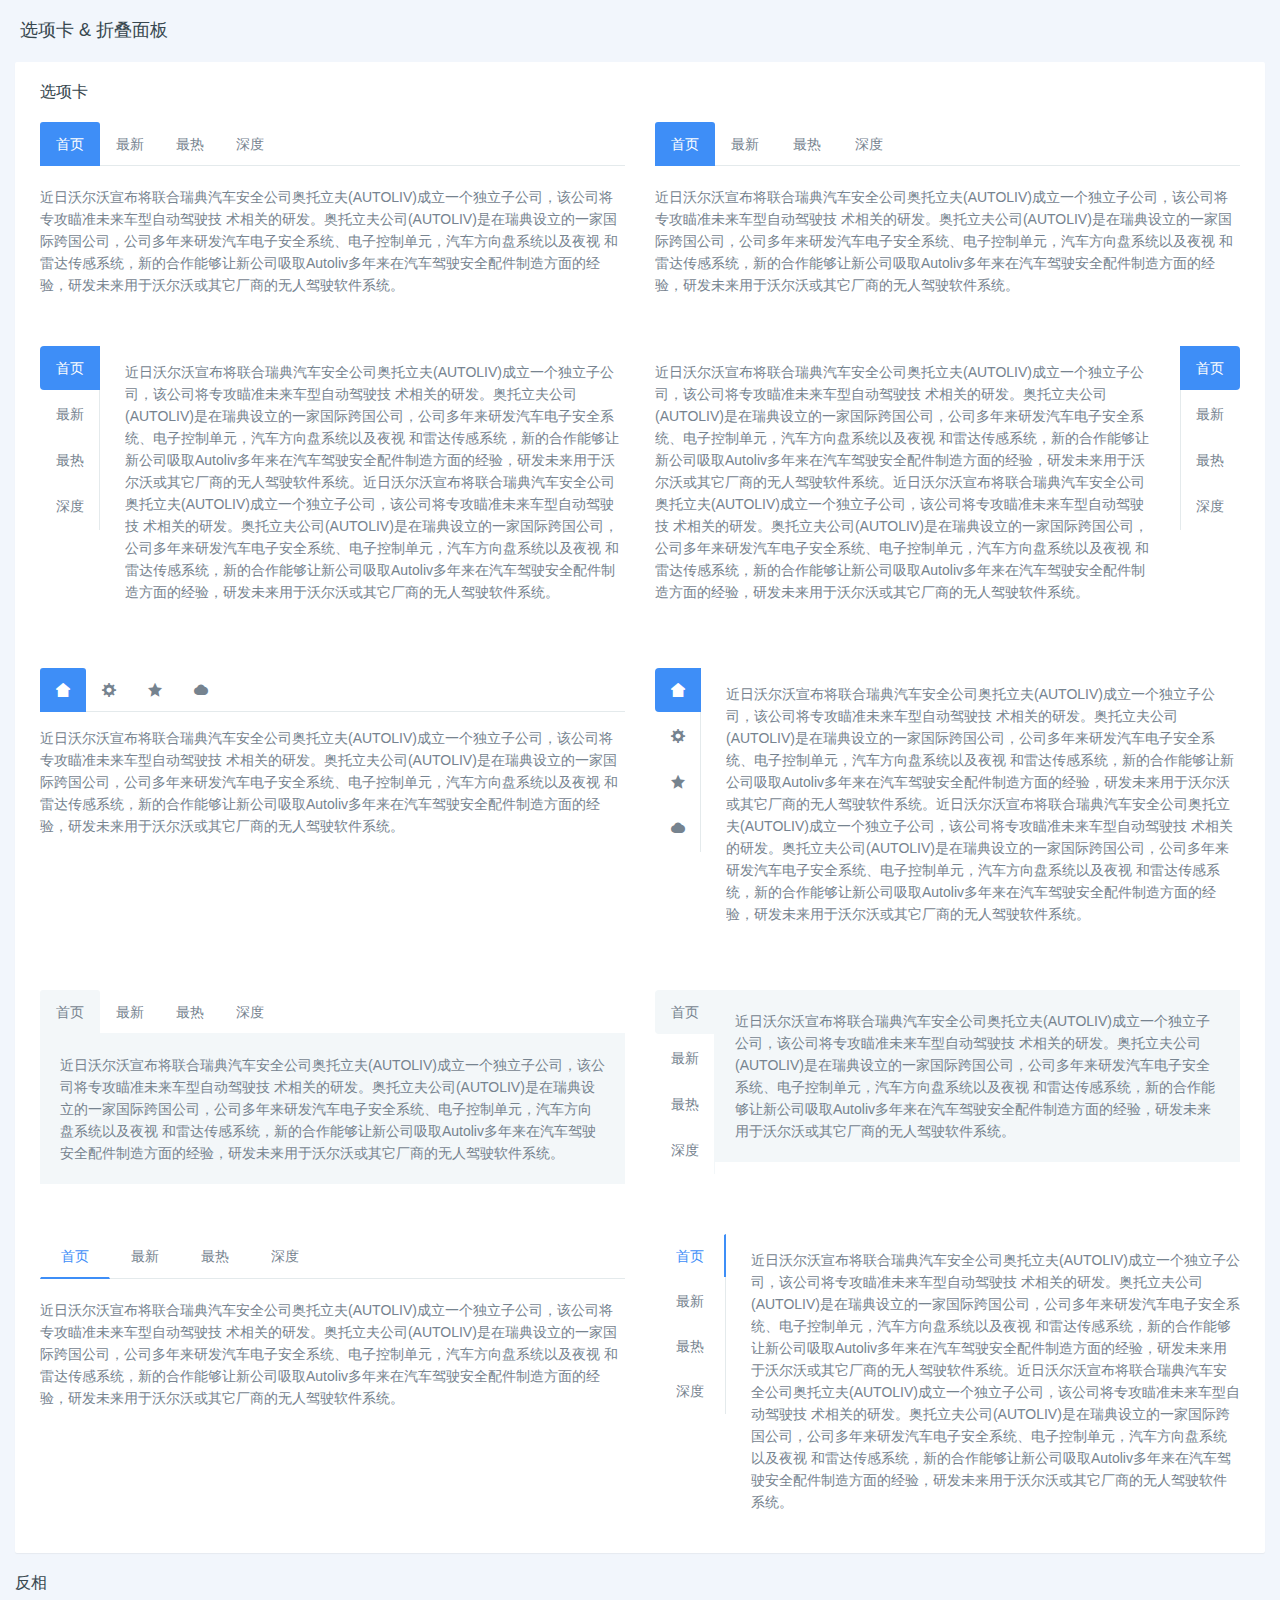
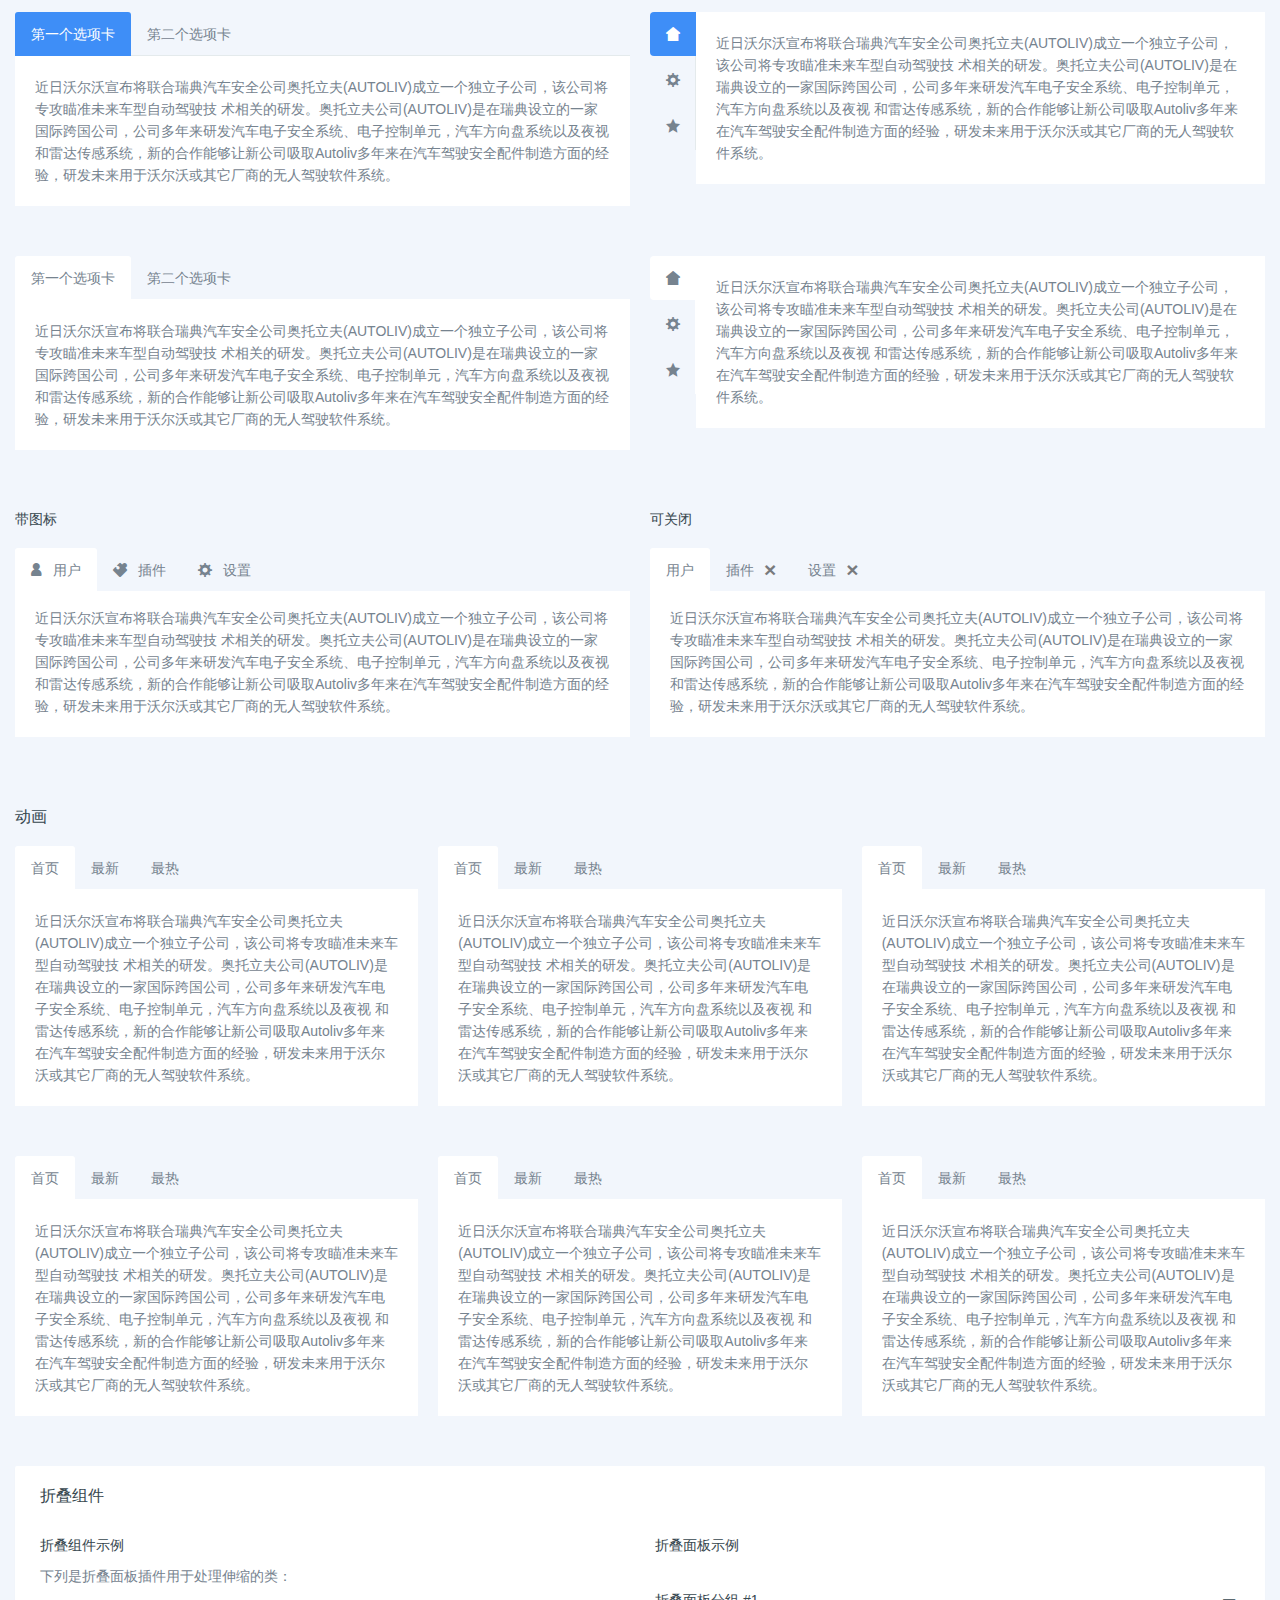
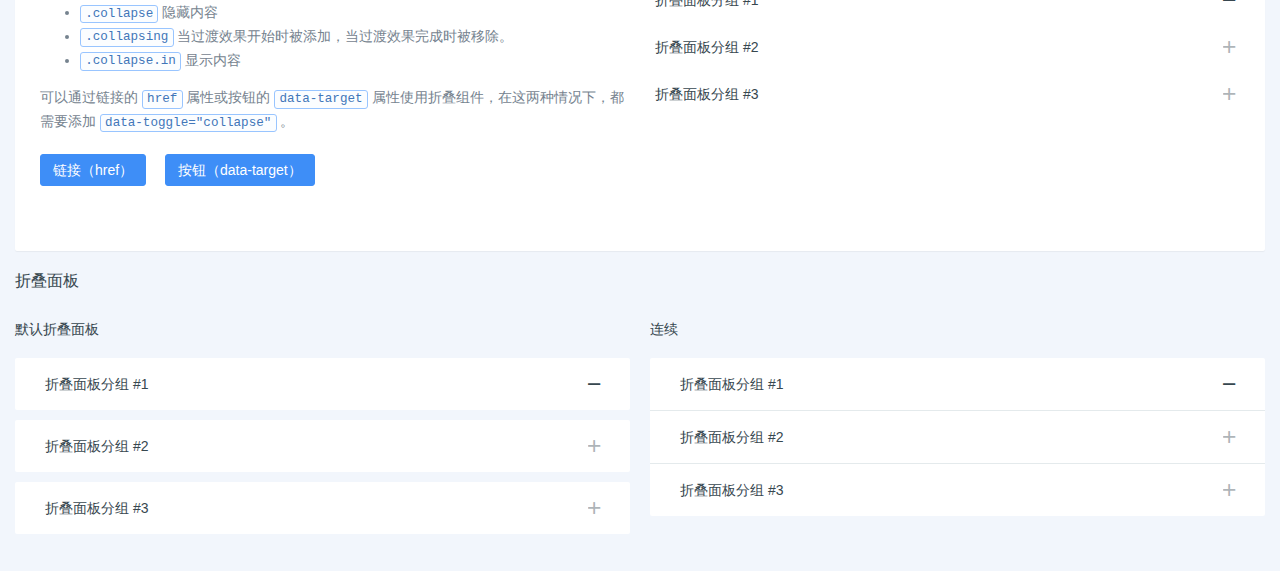
<file: ConsoleApp/demo/HzyAdminUI/views/tabs-accordions/index.html>
﻿<!DOCTYPE html>

<html lang="en">

<head>
    <meta charset="UTF-8">
    <title>HzyAdminUI</title>
    <!-- 避免IE使用兼容模式 -->
    <meta http-equiv="X-UA-Compatible" content="IE=edge, chrome=1">
    <!-- 移动设备 viewport -->
    <meta name="viewport" content="width=device-width,initial-scale=1.0,minimum-scale=1.0,maximum-scale=1.0,user-scalable=no,minimal-ui">
    <!-- 360浏览器默认使用Webkit内核 -->
    <meta name="renderer" content="webkit">
    <!-- 禁止搜索引擎抓取 -->
    <meta name="robots" content="nofollow">
    <!-- 禁止百度SiteAPP转码 -->
    <meta http-equiv="Cache-Control" content="no-siteapp">
    <!-- Chrome浏览器添加桌面快捷方式（安卓） -->
    <meta name="mobile-web-app-capable" content="yes">
    <!-- Safari浏览器添加到主屏幕（IOS） -->
    <meta name="apple-mobile-web-app-capable" content="yes">
    <meta name="apple-mobile-web-app-status-bar-style" content="black">
    <meta name="apple-mobile-web-app-title" content="">
    <!--[if lt IE 9]>
                  <script src="https://cdn.staticfile.org/html5shiv/r29/html5.min.js"></script>
                  <script src="https://cdn.staticfile.org/respond.js/1.4.2/respond.min.js"></script>
                <![endif]-->
    <!--外部css-->
    <link href="../../css/core.css" rel="stylesheet" />
    <link href="../../css/site.css" rel="stylesheet" />
    <link href="../../css/animate.css" rel="stylesheet" />
    <link href="../../libs/font-awesome/css/font-awesome.min.css" rel="stylesheet" />
    <link href="../../libs/web-icons-master/css/web-icons.css" rel="stylesheet" />
    <link href="../../libs/metisMenu/metisMenu.css" rel="stylesheet" />
    <!--my css-->
    <link href="../../css/main.css" rel="stylesheet" />

    <link rel="stylesheet" href="http://cdn.admui.com/demo/iframe/2.0.0/css/examples/components/basic/modals.css">

    <script src="../../libs/jquery/jquery-3.2.1.min.js"></script>
    <script src="../../libs/popper.min.js"></script>
    <script src="../../libs/bootstrap-4.1.3-dist/js/bootstrap.min.js"></script>
    <script src="../../libs/bootstrap-4.1.3-dist/js/bootstrap.bundle.min.js"></script>

</head>

<body>
    <div class="page animation-fade">
        <div class="page-header">
            <h1 class="page-title">选项卡 &amp; 折叠面板</h1>
        </div>
        <div class="page-content container-fluid">

            <div class="panel">
                <div class="panel-heading">
                    <h3 class="panel-title">选项卡</h3>
                </div>
                <div class="panel-body container-fluid">
                    <div class="row row-lg">
                        <div class="col-xl-6">

                            <div class="example-wrap">
                                <div class="nav-tabs-horizontal" data-approve="nav-tabs">
                                    <ul class="nav nav-tabs" role="tablist">
                                        <li class="nav-item">
                                            <a class="nav-link active" data-toggle="tab" href="#exampleTabsOne"
                                                aria-controls="exampleTabsOne" role="tab">
                                                首页
                                            </a>
                                        </li>
                                        <li class="nav-item">
                                            <a class="nav-link" data-toggle="tab" href="#exampleTabsTwo" aria-controls="exampleTabsTwo"
                                                role="tab">
                                                最新
                                            </a>
                                        </li>
                                        <li class="nav-item">
                                            <a class="nav-link" data-toggle="tab" href="#exampleTabsThree"
                                                aria-controls="exampleTabsThree" role="tab">
                                                最热
                                            </a>
                                        </li>
                                        <li class="nav-item">
                                            <a class="nav-link" data-toggle="tab" href="#exampleTabsFour" aria-controls="exampleTabsFour"
                                                role="tab">
                                                深度
                                            </a>
                                        </li>
                                    </ul>
                                    <div class="tab-content pt-20">
                                        <div class="tab-pane active" id="exampleTabsOne" role="tabpanel">
                                            近日沃尔沃宣布将联合瑞典汽车安全公司奥托立夫(AUTOLIV)成立一个独立子公司，该公司将专攻瞄准未来车型自动驾驶技
                                            术相关的研发。奥托立夫公司(AUTOLIV)是在瑞典设立的一家国际跨国公司，公司多年来研发汽车电子安全系统、电子控制单元，汽车方向盘系统以及夜视
                                            和雷达传感系统，新的合作能够让新公司吸取Autoliv多年来在汽车驾驶安全配件制造方面的经验，研发未来用于沃尔沃或其它厂商的无人驾驶软件系统。
                                        </div>
                                        <div class="tab-pane" id="exampleTabsTwo" role="tabpanel">
                                            在试运营期间，Jio将向全印度人免费提供服务，直到今年年底。在免费期过后，其数据流量月资费也低至每月149卢比（约合15元人民币）。安巴尼上周在公司年度全体大会上对投资者说：“任何、所有能实现数字化的东西都将快速走向数字化，生活将走向数字化。”目前，只有五分之一的印度成年人口能够上网。在印度，公共WiFi热点极少。城市贫困区缺乏高速宽带所需的基础设备，更不用说乡村地区了。
                                        </div>
                                        <div class="tab-pane" id="exampleTabsThree" role="tabpanel">
                                            车轮查违章与百度地图推出《中国车主违章地图大数据》报告，江苏高居“违章停车”榜首，在全国范围内，江苏、湖北、山东、浙江以及北京五个省市中的车主违章比例最高，其中江苏省以高达11.52%的比例遥遥领先。另外，江苏、湖北、山东三省的“马路杀手”已经超过了全国人口最多的广东省。有62.38%是不按规定行驶，26.18%超速、7.13%违章停车、2.82%无视尾号限行、1.49%不系安全带和不带头盔。
                                        </div>
                                        <div class="tab-pane" id="exampleTabsFour" role="tabpanel">
                                            滴滴出行今日宣布，已在全国一百个城市正式上线了服务信用体系。未来每位快车车主都将拥有个人专属的服务信用档案和服务分值，为乘客提供优质服务的车主可获得更高的服务分，从而获得更多的订单和收入。因服务分每日变化，滴滴服务信用系统会根据每位快车车主的具体情况，帮助车主定制每天提高服务分的攻略。
                                        </div>
                                    </div>
                                </div>
                            </div>

                        </div>
                        <div class="col-xl-6">

                            <div class="example-wrap">
                                <div class="nav-tabs-horizontal" data-approve="nav-tabs">
                                    <ul class="nav nav-tabs nav-tabs-reverse" role="tablist">
                                        <li class="nav-item">
                                            <a class="nav-link active" data-toggle="tab" href="#exampleTabsReverseOne"
                                                aria-controls="exampleTabsReverseOne" role="tab">
                                                首页
                                            </a>
                                        </li>
                                        <li class="nav-item">
                                            <a class="nav-link" data-toggle="tab" href="#exampleTabsReverseTwo"
                                                aria-controls="exampleTabsReverseTwo" role="tab">
                                                最新
                                            </a>
                                        </li>
                                        <li class="nav-item">
                                            <a class="nav-link" data-toggle="tab" href="#exampleTabsReverseThree"
                                                aria-controls="exampleTabsReverseThree" role="tab">
                                                最热
                                            </a>
                                        </li>
                                        <li class="nav-item">
                                            <a class="nav-link" data-toggle="tab" href="#exampleTabsReverseFour"
                                                aria-controls="exampleTabsReverseFour" role="tab">
                                                深度
                                            </a>
                                        </li>
                                    </ul>
                                    <div class="tab-content pt-20">
                                        <div class="tab-pane active" id="exampleTabsReverseOne" role="tabpanel">
                                            近日沃尔沃宣布将联合瑞典汽车安全公司奥托立夫(AUTOLIV)成立一个独立子公司，该公司将专攻瞄准未来车型自动驾驶技
                                            术相关的研发。奥托立夫公司(AUTOLIV)是在瑞典设立的一家国际跨国公司，公司多年来研发汽车电子安全系统、电子控制单元，汽车方向盘系统以及夜视
                                            和雷达传感系统，新的合作能够让新公司吸取Autoliv多年来在汽车驾驶安全配件制造方面的经验，研发未来用于沃尔沃或其它厂商的无人驾驶软件系统。
                                        </div>
                                        <div class="tab-pane" id="exampleTabsReverseTwo" role="tabpanel">
                                            在试运营期间，Jio将向全印度人免费提供服务，直到今年年底。在免费期过后，其数据流量月资费也低至每月149卢比（约合15元人民币）。安巴尼上周在公司年度全体大会上对投资者说：“任何、所有能实现数字化的东西都将快速走向数字化，生活将走向数字化。”目前，只有五分之一的印度成年人口能够上网。在印度，公共WiFi热点极少。城市贫困区缺乏高速宽带所需的基础设备，更不用说乡村地区了。
                                        </div>
                                        <div class="tab-pane" id="exampleTabsReverseThree" role="tabpanel">
                                            车轮查违章与百度地图推出《中国车主违章地图大数据》报告，江苏高居“违章停车”榜首，在全国范围内，江苏、湖北、山东、浙江以及北京五个省市中的车主违章比例最高，其中江苏省以高达11.52%的比例遥遥领先。另外，江苏、湖北、山东三省的“马路杀手”已经超过了全国人口最多的广东省。有62.38%是不按规定行驶，26.18%超速、7.13%违章停车、2.82%无视尾号限行、1.49%不系安全带和不带头盔。
                                        </div>
                                        <div class="tab-pane" id="exampleTabsReverseFour" role="tabpanel">
                                            滴滴出行今日宣布，已在全国一百个城市正式上线了服务信用体系。未来每位快车车主都将拥有个人专属的服务信用档案和服务分值，为乘客提供优质服务的车主可获得更高的服务分，从而获得更多的订单和收入。因服务分每日变化，滴滴服务信用系统会根据每位快车车主的具体情况，帮助车主定制每天提高服务分的攻略。
                                        </div>
                                    </div>
                                </div>
                            </div>

                        </div>
                    </div>
                    <div class="row row-lg">
                        <div class="col-xl-6">

                            <div class="example-wrap">
                                <div class="nav-tabs-vertical">
                                    <ul class="nav nav-tabs mr-25" role="tablist">
                                        <li class="nav-item">
                                            <a class="nav-link active" data-toggle="tab" href="#exampleTabsLeftOne"
                                                aria-controls="exampleTabsLeftOne" role="tab">
                                                首页
                                            </a>
                                        </li>
                                        <li class="nav-item">
                                            <a class="nav-link" data-toggle="tab" href="#exampleTabsLeftTwo"
                                                aria-controls="exampleTabsLeftTwo" role="tab">
                                                最新
                                            </a>
                                        </li>
                                        <li class="nav-item">
                                            <a class="nav-link" data-toggle="tab" href="#exampleTabsLeftThree"
                                                aria-controls="exampleTabsLeftThree" role="tab">
                                                最热
                                            </a>
                                        </li>
                                        <li class="nav-item">
                                            <a class="nav-link" data-toggle="tab" href="#exampleTabsLeftFour"
                                                aria-controls="exampleTabsLeftFour" role="tab">
                                                深度
                                            </a>
                                        </li>
                                    </ul>
                                    <div class="tab-content py-15">
                                        <div class="tab-pane active" id="exampleTabsLeftOne" role="tabpanel">
                                            近日沃尔沃宣布将联合瑞典汽车安全公司奥托立夫(AUTOLIV)成立一个独立子公司，该公司将专攻瞄准未来车型自动驾驶技
                                            术相关的研发。奥托立夫公司(AUTOLIV)是在瑞典设立的一家国际跨国公司，公司多年来研发汽车电子安全系统、电子控制单元，汽车方向盘系统以及夜视
                                            和雷达传感系统，新的合作能够让新公司吸取Autoliv多年来在汽车驾驶安全配件制造方面的经验，研发未来用于沃尔沃或其它厂商的无人驾驶软件系统。近日沃尔沃宣布将联合瑞典汽车安全公司奥托立夫(AUTOLIV)成立一个独立子公司，该公司将专攻瞄准未来车型自动驾驶技
                                            术相关的研发。奥托立夫公司(AUTOLIV)是在瑞典设立的一家国际跨国公司，公司多年来研发汽车电子安全系统、电子控制单元，汽车方向盘系统以及夜视
                                            和雷达传感系统，新的合作能够让新公司吸取Autoliv多年来在汽车驾驶安全配件制造方面的经验，研发未来用于沃尔沃或其它厂商的无人驾驶软件系统。
                                        </div>
                                        <div class="tab-pane" id="exampleTabsLeftTwo" role="tabpanel">
                                            在试运营期间，Jio将向全印度人免费提供服务，直到今年年底。在免费期过后，其数据流量月资费也低至每月149卢比（约合15元人民币）。安巴尼上周在公司年度全体大会上对投资者说：“任何、所有能实现数字化的东西都将快速走向数字化，生活将走向数字化。”目前，只有五分之一的印度成年人口能够上网。在印度，公共WiFi热点极少。城市贫困区缺乏高速宽带所需的基础设备，更不用说乡村地区了。在试运营期间，Jio将向全印度人免费提供服务，直到今年年底。在免费期过后，其数据流量月资费也低至每月149卢比（约合15元人民币）。安巴尼上周在公司年度全体大会上对投资者说：“任何、所有能实现数字化的东西都将快速走向数字化，生活将走向数字化。”目前，只有五分之一的印度成年人口能够上网。在印度，公共WiFi热点极少。城市贫困区缺乏高速宽带所需的基础设备，更不用说乡村地区了。
                                        </div>
                                        <div class="tab-pane" id="exampleTabsLeftThree" role="tabpanel">
                                            车轮查违章与百度地图推出《中国车主违章地图大数据》报告，江苏高居“违章停车”榜首，在全国范围内，江苏、湖北、山东、浙江以及北京五个省市中的车主违章比例最高，其中江苏省以高达11.52%的比例遥遥领先。另外，江苏、湖北、山东三省的“马路杀手”已经超过了全国人口最多的广东省。有62.38%是不按规定行驶，26.18%超速、7.13%违章停车、2.82%无视尾号限行、1.49%不系安全带和不带头盔。车轮查违章与百度地图推出《中国车主违章地图大数据》报告，江苏高居“违章停车”榜首，在全国范围内，江苏、湖北、山东、浙江以及北京五个省市中的车主违章比例最高，其中江苏省以高达11.52%的比例遥遥领先。另外，江苏、湖北、山东三省的“马路杀手”已经超过了全国人口最多的广东省。有62.38%是不按规定行驶，26.18%超速、7.13%违章停车、2.82%无视尾号限行、1.49%不系安全带和不带头盔。
                                        </div>
                                        <div class="tab-pane" id="exampleTabsLeftFour" role="tabpanel">
                                            滴滴出行今日宣布，已在全国一百个城市正式上线了服务信用体系。未来每位快车车主都将拥有个人专属的服务信用档案和服务分值，为乘客提供优质服务的车主可获得更高的服务分，从而获得更多的订单和收入。因服务分每日变化，滴滴服务信用系统会根据每位快车车主的具体情况，帮助车主定制每天提高服务分的攻略。滴滴出行今日宣布，已在全国一百个城市正式上线了服务信用体系。未来每位快车车主都将拥有个人专属的服务信用档案和服务分值，为乘客提供优质服务的车主可获得更高的服务分，从而获得更多的订单和收入。因服务分每日变化，滴滴服务信用系统会根据每位快车车主的具体情况，帮助车主定制每天提高服务分的攻略。
                                        </div>
                                    </div>
                                </div>
                            </div>

                        </div>
                        <div class="col-xl-6">

                            <div class="example-wrap">
                                <div class="nav-tabs-vertical">
                                    <ul class="nav nav-tabs nav-tabs-reverse ml-25" role="tablist">
                                        <li class="nav-item">
                                            <a class="nav-link active" data-toggle="tab" href="#exampleTabsRightOne"
                                                aria-controls="exampleTabsRightOne" role="tab">
                                                首页
                                            </a>
                                        </li>
                                        <li class="nav-item">
                                            <a class="nav-link" data-toggle="tab" href="#exampleTabsRightTwo"
                                                aria-controls="exampleTabsRightTwo" role="tab">
                                                最新
                                            </a>
                                        </li>
                                        <li class="nav-item">
                                            <a class="nav-link" data-toggle="tab" href="#exampleTabsRightThree"
                                                aria-controls="exampleTabsRightThree" role="tab">
                                                最热
                                            </a>
                                        </li>
                                        <li class="nav-item">
                                            <a class="nav-link" data-toggle="tab" href="#exampleTabsRightFour"
                                                aria-controls="exampleTabsRightFour" role="tab">
                                                深度
                                            </a>
                                        </li>
                                    </ul>
                                    <div class="tab-content py-15">
                                        <div class="tab-pane active" id="exampleTabsRightOne" role="tabpanel">
                                            近日沃尔沃宣布将联合瑞典汽车安全公司奥托立夫(AUTOLIV)成立一个独立子公司，该公司将专攻瞄准未来车型自动驾驶技
                                            术相关的研发。奥托立夫公司(AUTOLIV)是在瑞典设立的一家国际跨国公司，公司多年来研发汽车电子安全系统、电子控制单元，汽车方向盘系统以及夜视
                                            和雷达传感系统，新的合作能够让新公司吸取Autoliv多年来在汽车驾驶安全配件制造方面的经验，研发未来用于沃尔沃或其它厂商的无人驾驶软件系统。近日沃尔沃宣布将联合瑞典汽车安全公司奥托立夫(AUTOLIV)成立一个独立子公司，该公司将专攻瞄准未来车型自动驾驶技
                                            术相关的研发。奥托立夫公司(AUTOLIV)是在瑞典设立的一家国际跨国公司，公司多年来研发汽车电子安全系统、电子控制单元，汽车方向盘系统以及夜视
                                            和雷达传感系统，新的合作能够让新公司吸取Autoliv多年来在汽车驾驶安全配件制造方面的经验，研发未来用于沃尔沃或其它厂商的无人驾驶软件系统。
                                        </div>
                                        <div class="tab-pane" id="exampleTabsRightTwo" role="tabpanel">
                                            在试运营期间，Jio将向全印度人免费提供服务，直到今年年底。在免费期过后，其数据流量月资费也低至每月149卢比（约合15元人民币）。安巴尼上周在公司年度全体大会上对投资者说：“任何、所有能实现数字化的东西都将快速走向数字化，生活将走向数字化。”目前，只有五分之一的印度成年人口能够上网。在印度，公共WiFi热点极少。城市贫困区缺乏高速宽带所需的基础设备，更不用说乡村地区了。在试运营期间，Jio将向全印度人免费提供服务，直到今年年底。在免费期过后，其数据流量月资费也低至每月149卢比（约合15元人民币）。安巴尼上周在公司年度全体大会上对投资者说：“任何、所有能实现数字化的东西都将快速走向数字化，生活将走向数字化。”目前，只有五分之一的印度成年人口能够上网。在印度，公共WiFi热点极少。城市贫困区缺乏高速宽带所需的基础设备，更不用说乡村地区了。
                                        </div>
                                        <div class="tab-pane" id="exampleTabsRightThree" role="tabpanel">
                                            车轮查违章与百度地图推出《中国车主违章地图大数据》报告，江苏高居“违章停车”榜首，在全国范围内，江苏、湖北、山东、浙江以及北京五个省市中的车主违章比例最高，其中江苏省以高达11.52%的比例遥遥领先。另外，江苏、湖北、山东三省的“马路杀手”已经超过了全国人口最多的广东省。有62.38%是不按规定行驶，26.18%超速、7.13%违章停车、2.82%无视尾号限行、1.49%不系安全带和不带头盔。车轮查违章与百度地图推出《中国车主违章地图大数据》报告，江苏高居“违章停车”榜首，在全国范围内，江苏、湖北、山东、浙江以及北京五个省市中的车主违章比例最高，其中江苏省以高达11.52%的比例遥遥领先。另外，江苏、湖北、山东三省的“马路杀手”已经超过了全国人口最多的广东省。有62.38%是不按规定行驶，26.18%超速、7.13%违章停车、2.82%无视尾号限行、1.49%不系安全带和不带头盔。
                                        </div>
                                        <div class="tab-pane" id="exampleTabsRightFour" role="tabpanel">
                                            滴滴出行今日宣布，已在全国一百个城市正式上线了服务信用体系。未来每位快车车主都将拥有个人专属的服务信用档案和服务分值，为乘客提供优质服务的车主可获得更高的服务分，从而获得更多的订单和收入。因服务分每日变化，滴滴服务信用系统会根据每位快车车主的具体情况，帮助车主定制每天提高服务分的攻略。滴滴出行今日宣布，已在全国一百个城市正式上线了服务信用体系。未来每位快车车主都将拥有个人专属的服务信用档案和服务分值，为乘客提供优质服务的车主可获得更高的服务分，从而获得更多的订单和收入。因服务分每日变化，滴滴服务信用系统会根据每位快车车主的具体情况，帮助车主定制每天提高服务分的攻略。
                                        </div>
                                    </div>
                                </div>
                            </div>

                        </div>
                    </div>
                    <div class="row row-lg">
                        <div class="col-xl-6">

                            <div class="example-wrap">
                                <div class="nav-tabs-horizontal" data-approve="nav-tabs">
                                    <ul class="nav nav-tabs" role="tablist">
                                        <li class="nav-item">
                                            <a class="nav-link active" data-toggle="tab" href="#exampleTabsIconOne"
                                                aria-controls="exampleTabsIconOne" role="tab">
                                                <i class="icon wb-home m-0" aria-hidden="true"></i>
                                            </a>
                                        </li>
                                        <li class="nav-item">
                                            <a class="nav-link" data-toggle="tab" href="#exampleTabsIconTwo"
                                                aria-controls="exampleTabsIconTwo" role="tab">
                                                <i class="icon wb-settings m-0" aria-hidden="true"></i>
                                            </a>
                                        </li>
                                        <li class="nav-item">
                                            <a class="nav-link" data-toggle="tab" href="#exampleTabsIconThree"
                                                aria-controls="exampleTabsIconThree" role="tab">
                                                <i class="icon wb-star m-0" aria-hidden="true"></i>
                                            </a>
                                        </li>
                                        <li class="nav-item">
                                            <a class="nav-link" data-toggle="tab" href="#exampleTabsIconFour"
                                                aria-controls="exampleTabsIconFour" role="tab">
                                                <i class="icon wb-cloud m-0" aria-hidden="true"></i>
                                            </a>
                                        </li>
                                    </ul>
                                    <div class="tab-content pt-15">
                                        <div class="tab-pane active" id="exampleTabsIconOne" role="tabpanel">
                                            近日沃尔沃宣布将联合瑞典汽车安全公司奥托立夫(AUTOLIV)成立一个独立子公司，该公司将专攻瞄准未来车型自动驾驶技
                                            术相关的研发。奥托立夫公司(AUTOLIV)是在瑞典设立的一家国际跨国公司，公司多年来研发汽车电子安全系统、电子控制单元，汽车方向盘系统以及夜视
                                            和雷达传感系统，新的合作能够让新公司吸取Autoliv多年来在汽车驾驶安全配件制造方面的经验，研发未来用于沃尔沃或其它厂商的无人驾驶软件系统。
                                        </div>
                                        <div class="tab-pane" id="exampleTabsIconTwo" role="tabpanel">
                                            在试运营期间，Jio将向全印度人免费提供服务，直到今年年底。在免费期过后，其数据流量月资费也低至每月149卢比（约合15元人民币）。安巴尼上周在公司年度全体大会上对投资者说：“任何、所有能实现数字化的东西都将快速走向数字化，生活将走向数字化。”目前，只有五分之一的印度成年人口能够上网。在印度，公共WiFi热点极少。城市贫困区缺乏高速宽带所需的基础设备，更不用说乡村地区了。
                                        </div>
                                        <div class="tab-pane" id="exampleTabsIconThree" role="tabpanel">
                                            车轮查违章与百度地图推出《中国车主违章地图大数据》报告，江苏高居“违章停车”榜首，在全国范围内，江苏、湖北、山东、浙江以及北京五个省市中的车主违章比例最高，其中江苏省以高达11.52%的比例遥遥领先。另外，江苏、湖北、山东三省的“马路杀手”已经超过了全国人口最多的广东省。有62.38%是不按规定行驶，26.18%超速、7.13%违章停车、2.82%无视尾号限行、1.49%不系安全带和不带头盔。车轮查违章与百度地图推出《中国车主违章地图大数据》报告，江苏高居“违章停车”榜首，在全国范围内，江苏、湖北、山东、浙江以及北京五个省市中的车主违章比例最高，其中江苏省以高达11.52%的比例遥遥领先。另外，江苏、湖北、山东三省的“马路杀手”已经超过了全国人口最多的广东省。有62.38%是不按规定行驶，26.18%超速、7.13%违章停车、2.82%无视尾号限行、1.49%不系安全带和不带头盔。
                                        </div>
                                        <div class="tab-pane" id="exampleTabsIconFour" role="tabpanel">
                                            滴滴出行今日宣布，已在全国一百个城市正式上线了服务信用体系。未来每位快车车主都将拥有个人专属的服务信用档案和服务分值，为乘客提供优质服务的车主可获得更高的服务分，从而获得更多的订单和收入。因服务分每日变化，滴滴服务信用系统会根据每位快车车主的具体情况，帮助车主定制每天提高服务分的攻略。
                                        </div>
                                    </div>
                                </div>
                            </div>

                        </div>
                        <div class="col-xl-6">

                            <div class="example-wrap">
                                <div class="nav-tabs-vertical">
                                    <ul class="nav nav-tabs mr-25" role="tablist">
                                        <li class="nav-item">
                                            <a class="nav-link active" data-toggle="tab" href="#exampleTabsIconLeftOne"
                                                aria-controls="exampleTabsIconLeftOne" role="tab">
                                                <i class="icon wb-home m-0" aria-hidden="true"></i>
                                            </a>
                                        </li>
                                        <li class="nav-item">
                                            <a class="nav-link" data-toggle="tab" href="#exampleTabsIconLeftTwo"
                                                aria-controls="exampleTabsIconLeftTwo" role="tab">
                                                <i class="icon wb-settings m-0" aria-hidden="true"></i>
                                            </a>
                                        </li>
                                        <li class="nav-item">
                                            <a class="nav-link" data-toggle="tab" href="#exampleTabsIconLeftThree"
                                                aria-controls="exampleTabsIconLeftThree" role="tab">
                                                <i class="icon wb-star m-0" aria-hidden="true"></i>
                                            </a>
                                        </li>
                                        <li class="nav-item">
                                            <a class="nav-link" data-toggle="tab" href="#exampleTabsIconLeftFour"
                                                aria-controls="exampleTabsIconLeftFour" role="tab">
                                                <i class="icon wb-cloud m-0" aria-hidden="true"></i>
                                            </a>
                                        </li>
                                    </ul>
                                    <div class="tab-content py-15">
                                        <div class="tab-pane active" id="exampleTabsIconLeftOne" role="tabpanel">
                                            近日沃尔沃宣布将联合瑞典汽车安全公司奥托立夫(AUTOLIV)成立一个独立子公司，该公司将专攻瞄准未来车型自动驾驶技
                                            术相关的研发。奥托立夫公司(AUTOLIV)是在瑞典设立的一家国际跨国公司，公司多年来研发汽车电子安全系统、电子控制单元，汽车方向盘系统以及夜视
                                            和雷达传感系统，新的合作能够让新公司吸取Autoliv多年来在汽车驾驶安全配件制造方面的经验，研发未来用于沃尔沃或其它厂商的无人驾驶软件系统。近日沃尔沃宣布将联合瑞典汽车安全公司奥托立夫(AUTOLIV)成立一个独立子公司，该公司将专攻瞄准未来车型自动驾驶技
                                            术相关的研发。奥托立夫公司(AUTOLIV)是在瑞典设立的一家国际跨国公司，公司多年来研发汽车电子安全系统、电子控制单元，汽车方向盘系统以及夜视
                                            和雷达传感系统，新的合作能够让新公司吸取Autoliv多年来在汽车驾驶安全配件制造方面的经验，研发未来用于沃尔沃或其它厂商的无人驾驶软件系统。
                                        </div>
                                        <div class="tab-pane" id="exampleTabsIconLeftTwo" role="tabpanel">
                                            在试运营期间，Jio将向全印度人免费提供服务，直到今年年底。在免费期过后，其数据流量月资费也低至每月149卢比（约合15元人民币）。安巴尼上周在公司年度全体大会上对投资者说：“任何、所有能实现数字化的东西都将快速走向数字化，生活将走向数字化。”目前，只有五分之一的印度成年人口能够上网。在印度，公共WiFi热点极少。城市贫困区缺乏高速宽带所需的基础设备，更不用说乡村地区了。在试运营期间，Jio将向全印度人免费提供服务，直到今年年底。在免费期过后，其数据流量月资费也低至每月149卢比（约合15元人民币）。安巴尼上周在公司年度全体大会上对投资者说：“任何、所有能实现数字化的东西都将快速走向数字化，生活将走向数字化。”目前，只有五分之一的印度成年人口能够上网。在印度，公共WiFi热点极少。城市贫困区缺乏高速宽带所需的基础设备，更不用说乡村地区了。
                                        </div>
                                        <div class="tab-pane" id="exampleTabsIconLeftThree" role="tabpanel">
                                            车轮查违章与百度地图推出《中国车主违章地图大数据》报告，江苏高居“违章停车”榜首，在全国范围内，江苏、湖北、山东、浙江以及北京五个省市中的车主违章比例最高，其中江苏省以高达11.52%的比例遥遥领先。另外，江苏、湖北、山东三省的“马路杀手”已经超过了全国人口最多的广东省。有62.38%是不按规定行驶，26.18%超速、7.13%违章停车、2.82%无视尾号限行、1.49%不系安全带和不带头盔。车轮查违章与百度地图推出《中国车主违章地图大数据》报告，江苏高居“违章停车”榜首，在全国范围内，江苏、湖北、山东、浙江以及北京五个省市中的车主违章比例最高，其中江苏省以高达11.52%的比例遥遥领先。另外，江苏、湖北、山东三省的“马路杀手”已经超过了全国人口最多的广东省。有62.38%是不按规定行驶，26.18%超速、7.13%违章停车、2.82%无视尾号限行、1.49%不系安全带和不带头盔。
                                        </div>
                                        <div class="tab-pane" id="exampleTabsIconLeftFour" role="tabpanel">
                                            滴滴出行今日宣布，已在全国一百个城市正式上线了服务信用体系。未来每位快车车主都将拥有个人专属的服务信用档案和服务分值，为乘客提供优质服务的车主可获得更高的服务分，从而获得更多的订单和收入。因服务分每日变化，滴滴服务信用系统会根据每位快车车主的具体情况，帮助车主定制每天提高服务分的攻略。滴滴出行今日宣布，已在全国一百个城市正式上线了服务信用体系。未来每位快车车主都将拥有个人专属的服务信用档案和服务分值，为乘客提供优质服务的车主可获得更高的服务分，从而获得更多的订单和收入。因服务分每日变化，滴滴服务信用系统会根据每位快车车主的具体情况，帮助车主定制每天提高服务分的攻略。
                                        </div>
                                    </div>
                                </div>
                            </div>

                        </div>
                    </div>
                    <div class="row row-lg">
                        <div class="col-xl-6">

                            <div class="example-wrap">
                                <div class="nav-tabs-horizontal" data-approve="nav-tabs">
                                    <ul class="nav nav-tabs nav-tabs-solid" role="tablist">
                                        <li class="nav-item">
                                            <a class="nav-link active" data-toggle="tab" href="#exampleTabsSolidOne"
                                                aria-controls="exampleTabsSolidOne" role="tab">
                                                首页
                                            </a>
                                        </li>
                                        <li class="nav-item">
                                            <a class="nav-link" data-toggle="tab" href="#exampleTabsSolidTwo"
                                                aria-controls="exampleTabsSolidTwo" role="tab">
                                                最新
                                            </a>
                                        </li>
                                        <li class="nav-item">
                                            <a class="nav-link" data-toggle="tab" href="#exampleTabsSolidThree"
                                                aria-controls="exampleTabsSolidThree" role="tab">
                                                最热
                                            </a>
                                        </li>
                                        <li class="nav-item">
                                            <a class="nav-link" data-toggle="tab" href="#exampleTabsSolidFour"
                                                aria-controls="exampleTabsSolidFour" role="tab">
                                                深度
                                            </a>
                                        </li>
                                    </ul>
                                    <div class="tab-content">
                                        <div class="tab-pane active" id="exampleTabsSolidOne" role="tabpanel">
                                            近日沃尔沃宣布将联合瑞典汽车安全公司奥托立夫(AUTOLIV)成立一个独立子公司，该公司将专攻瞄准未来车型自动驾驶技
                                            术相关的研发。奥托立夫公司(AUTOLIV)是在瑞典设立的一家国际跨国公司，公司多年来研发汽车电子安全系统、电子控制单元，汽车方向盘系统以及夜视
                                            和雷达传感系统，新的合作能够让新公司吸取Autoliv多年来在汽车驾驶安全配件制造方面的经验，研发未来用于沃尔沃或其它厂商的无人驾驶软件系统。
                                        </div>
                                        <div class="tab-pane" id="exampleTabsSolidTwo" role="tabpanel">
                                            在试运营期间，Jio将向全印度人免费提供服务，直到今年年底。在免费期过后，其数据流量月资费也低至每月149卢比（约合15元人民币）。安巴尼上周在公司年度全体大会上对投资者说：“任何、所有能实现数字化的东西都将快速走向数字化，生活将走向数字化。”目前，只有五分之一的印度成年人口能够上网。在印度，公共WiFi热点极少。城市贫困区缺乏高速宽带所需的基础设备，更不用说乡村地区了。
                                        </div>
                                        <div class="tab-pane" id="exampleTabsSolidThree" role="tabpanel">
                                            车轮查违章与百度地图推出《中国车主违章地图大数据》报告，江苏高居“违章停车”榜首，在全国范围内，江苏、湖北、山东、浙江以及北京五个省市中的车主违章比例最高，其中江苏省以高达11.52%的比例遥遥领先。另外，江苏、湖北、山东三省的“马路杀手”已经超过了全国人口最多的广东省。有62.38%是不按规定行驶，26.18%超速、7.13%违章停车、2.82%无视尾号限行、1.49%不系安全带和不带头盔。
                                        </div>
                                        <div class="tab-pane" id="exampleTabsSolidFour" role="tabpanel">
                                            滴滴出行今日宣布，已在全国一百个城市正式上线了服务信用体系。未来每位快车车主都将拥有个人专属的服务信用档案和服务分值，为乘客提供优质服务的车主可获得更高的服务分，从而获得更多的订单和收入。因服务分每日变化，滴滴服务信用系统会根据每位快车车主的具体情况，帮助车主定制每天提高服务分的攻略。
                                        </div>
                                    </div>
                                </div>
                            </div>

                        </div>
                        <div class="col-xl-6">

                            <div class="example-wrap">
                                <div class="nav-tabs-vertical">
                                    <ul class="nav nav-tabs nav-tabs-solid" role="tablist">
                                        <li class="nav-item">
                                            <a class="nav-link active" data-toggle="tab" href="#exampleTabsSolidLeftOne"
                                                aria-controls="exampleTabsSolidLeftOne" role="tab">
                                                首页
                                            </a>
                                        </li>
                                        <li class="nav-item">
                                            <a class="nav-link" data-toggle="tab" href="#exampleTabsSolidLeftTwo"
                                                aria-controls="exampleTabsSolidLeftTwo" role="tab">
                                                最新
                                            </a>
                                        </li>
                                        <li class="nav-item">
                                            <a class="nav-link" data-toggle="tab" href="#exampleTabsSolidLeftThree"
                                                aria-controls="exampleTabsSolidLeftThree" role="tab">
                                                最热
                                            </a>
                                        </li>
                                        <li class="nav-item">
                                            <a class="nav-link" data-toggle="tab" href="#exampleTabsSolidLeftFour"
                                                aria-controls="exampleTabsSolidLeftFour" role="tab">
                                                深度
                                            </a>
                                        </li>
                                    </ul>
                                    <div class="tab-content">
                                        <div class="tab-pane active" id="exampleTabsSolidLeftOne" role="tabpanel">
                                            近日沃尔沃宣布将联合瑞典汽车安全公司奥托立夫(AUTOLIV)成立一个独立子公司，该公司将专攻瞄准未来车型自动驾驶技
                                            术相关的研发。奥托立夫公司(AUTOLIV)是在瑞典设立的一家国际跨国公司，公司多年来研发汽车电子安全系统、电子控制单元，汽车方向盘系统以及夜视
                                            和雷达传感系统，新的合作能够让新公司吸取Autoliv多年来在汽车驾驶安全配件制造方面的经验，研发未来用于沃尔沃或其它厂商的无人驾驶软件系统。
                                        </div>
                                        <div class="tab-pane" id="exampleTabsSolidLeftTwo" role="tabpanel">
                                            在试运营期间，Jio将向全印度人免费提供服务，直到今年年底。在免费期过后，其数据流量月资费也低至每月149卢比（约合15元人民币）。安巴尼上周在公司年度全体大会上对投资者说：“任何、所有能实现数字化的东西都将快速走向数字化，生活将走向数字化。”目前，只有五分之一的印度成年人口能够上网。在印度，公共WiFi热点极少。城市贫困区缺乏高速宽带所需的基础设备，更不用说乡村地区了。
                                        </div>
                                        <div class="tab-pane" id="exampleTabsSolidLeftThree" role="tabpanel">
                                            车轮查违章与百度地图推出《中国车主违章地图大数据》报告，江苏高居“违章停车”榜首，在全国范围内，江苏、湖北、山东、浙江以及北京五个省市中的车主违章比例最高，其中江苏省以高达11.52%的比例遥遥领先。另外，江苏、湖北、山东三省的“马路杀手”已经超过了全国人口最多的广东省。有62.38%是不按规定行驶，26.18%超速、7.13%违章停车、2.82%无视尾号限行、1.49%不系安全带和不带头盔。
                                        </div>
                                        <div class="tab-pane" id="exampleTabsSolidLeftFour" role="tabpanel">
                                            滴滴出行今日宣布，已在全国一百个城市正式上线了服务信用体系。未来每位快车车主都将拥有个人专属的服务信用档案和服务分值，为乘客提供优质服务的车主可获得更高的服务分，从而获得更多的订单和收入。因服务分每日变化，滴滴服务信用系统会根据每位快车车主的具体情况，帮助车主定制每天提高服务分的攻略。
                                        </div>
                                    </div>
                                </div>
                            </div>

                        </div>
                    </div>
                    <div class="row row-lg">
                        <div class="col-xl-6">
                            <div class="example-wrap m-lg-0">
                                <div class="nav-tabs-horizontal" data-approve="nav-tabs">
                                    <ul class="nav nav-tabs nav-tabs-line" role="tablist">
                                        <li class="nav-item">
                                            <a class="nav-link active" data-toggle="tab" href="#exampleTabsLineOne"
                                                aria-controls="exampleTabsLineOne" role="tab">
                                                首页
                                            </a>
                                        </li>
                                        <li class="nav-item">
                                            <a class="nav-link" data-toggle="tab" href="#exampleTabsLineTwo"
                                                aria-controls="exampleTabsLineTwo" role="tab">
                                                最新
                                            </a>
                                        </li>
                                        <li class="nav-item">
                                            <a class="nav-link" data-toggle="tab" href="#exampleTabsLineThree"
                                                aria-controls="exampleTabsLineThree" role="tab">
                                                最热
                                            </a>
                                        </li>
                                        <li class="nav-item">
                                            <a class="nav-link" data-toggle="tab" href="#exampleTabsLineFour"
                                                aria-controls="exampleTabsLineFour" role="tab">
                                                深度
                                            </a>
                                        </li>
                                    </ul>
                                    <div class="tab-content pt-20">
                                        <div class="tab-pane active" id="exampleTabsLineOne" role="tabpanel">
                                            近日沃尔沃宣布将联合瑞典汽车安全公司奥托立夫(AUTOLIV)成立一个独立子公司，该公司将专攻瞄准未来车型自动驾驶技
                                            术相关的研发。奥托立夫公司(AUTOLIV)是在瑞典设立的一家国际跨国公司，公司多年来研发汽车电子安全系统、电子控制单元，汽车方向盘系统以及夜视
                                            和雷达传感系统，新的合作能够让新公司吸取Autoliv多年来在汽车驾驶安全配件制造方面的经验，研发未来用于沃尔沃或其它厂商的无人驾驶软件系统。
                                        </div>
                                        <div class="tab-pane" id="exampleTabsLineTwo" role="tabpanel">
                                            在试运营期间，Jio将向全印度人免费提供服务，直到今年年底。在免费期过后，其数据流量月资费也低至每月149卢比（约合15元人民币）。安巴尼上周在公司年度全体大会上对投资者说：“任何、所有能实现数字化的东西都将快速走向数字化，生活将走向数字化。”目前，只有五分之一的印度成年人口能够上网。在印度，公共WiFi热点极少。城市贫困区缺乏高速宽带所需的基础设备，更不用说乡村地区了。
                                        </div>
                                        <div class="tab-pane" id="exampleTabsLineThree" role="tabpanel">
                                            车轮查违章与百度地图推出《中国车主违章地图大数据》报告，江苏高居“违章停车”榜首，在全国范围内，江苏、湖北、山东、浙江以及北京五个省市中的车主违章比例最高，其中江苏省以高达11.52%的比例遥遥领先。另外，江苏、湖北、山东三省的“马路杀手”已经超过了全国人口最多的广东省。有62.38%是不按规定行驶，26.18%超速、7.13%违章停车、2.82%无视尾号限行、1.49%不系安全带和不带头盔。
                                        </div>
                                        <div class="tab-pane" id="exampleTabsLineFour" role="tabpanel">
                                            滴滴出行今日宣布，已在全国一百个城市正式上线了服务信用体系。未来每位快车车主都将拥有个人专属的服务信用档案和服务分值，为乘客提供优质服务的车主可获得更高的服务分，从而获得更多的订单和收入。因服务分每日变化，滴滴服务信用系统会根据每位快车车主的具体情况，帮助车主定制每天提高服务分的攻略。
                                        </div>
                                    </div>
                                </div>
                            </div>

                        </div>
                        <div class="col-xl-6">

                            <div class="example-wrap">
                                <div class="nav-tabs-vertical">
                                    <ul class="nav nav-tabs nav-tabs-line mr-25" role="tablist">
                                        <li class="nav-item">
                                            <a class="nav-link active" data-toggle="tab" href="#exampleTabsLineLeftOne"
                                                aria-controls="exampleTabsLineLeftOne" role="tab">
                                                首页
                                            </a>
                                        </li>
                                        <li class="nav-item">
                                            <a class="nav-link" data-toggle="tab" href="#exampleTabsLineLeftTwo"
                                                aria-controls="exampleTabsLineLeftTwo" role="tab">
                                                最新
                                            </a>
                                        </li>
                                        <li class="nav-item">
                                            <a class="nav-link" data-toggle="tab" href="#exampleTabsLineLeftThree"
                                                aria-controls="exampleTabsLineLeftThree" role="tab">
                                                最热
                                            </a>
                                        </li>
                                        <li class="nav-item">
                                            <a class="nav-link" data-toggle="tab" href="#exampleTabsLineLeftFour"
                                                aria-controls="exampleTabsLineLeftFour" role="tab">
                                                深度
                                            </a>
                                        </li>
                                    </ul>
                                    <div class="tab-content py-15">
                                        <div class="tab-pane active" id="exampleTabsLineLeftOne" role="tabpanel">
                                            近日沃尔沃宣布将联合瑞典汽车安全公司奥托立夫(AUTOLIV)成立一个独立子公司，该公司将专攻瞄准未来车型自动驾驶技
                                            术相关的研发。奥托立夫公司(AUTOLIV)是在瑞典设立的一家国际跨国公司，公司多年来研发汽车电子安全系统、电子控制单元，汽车方向盘系统以及夜视
                                            和雷达传感系统，新的合作能够让新公司吸取Autoliv多年来在汽车驾驶安全配件制造方面的经验，研发未来用于沃尔沃或其它厂商的无人驾驶软件系统。近日沃尔沃宣布将联合瑞典汽车安全公司奥托立夫(AUTOLIV)成立一个独立子公司，该公司将专攻瞄准未来车型自动驾驶技
                                            术相关的研发。奥托立夫公司(AUTOLIV)是在瑞典设立的一家国际跨国公司，公司多年来研发汽车电子安全系统、电子控制单元，汽车方向盘系统以及夜视
                                            和雷达传感系统，新的合作能够让新公司吸取Autoliv多年来在汽车驾驶安全配件制造方面的经验，研发未来用于沃尔沃或其它厂商的无人驾驶软件系统。
                                        </div>
                                        <div class="tab-pane" id="exampleTabsLineLeftTwo" role="tabpanel">
                                            在试运营期间，Jio将向全印度人免费提供服务，直到今年年底。在免费期过后，其数据流量月资费也低至每月149卢比（约合15元人民币）。安巴尼上周在公司年度全体大会上对投资者说：“任何、所有能实现数字化的东西都将快速走向数字化，生活将走向数字化。”目前，只有五分之一的印度成年人口能够上网。在印度，公共WiFi热点极少。城市贫困区缺乏高速宽带所需的基础设备，更不用说乡村地区了。在试运营期间，Jio将向全印度人免费提供服务，直到今年年底。在免费期过后，其数据流量月资费也低至每月149卢比（约合15元人民币）。安巴尼上周在公司年度全体大会上对投资者说：“任何、所有能实现数字化的东西都将快速走向数字化，生活将走向数字化。”目前，只有五分之一的印度成年人口能够上网。在印度，公共WiFi热点极少。城市贫困区缺乏高速宽带所需的基础设备，更不用说乡村地区了。
                                        </div>
                                        <div class="tab-pane" id="exampleTabsLineLeftThree" role="tabpanel">
                                            车轮查违章与百度地图推出《中国车主违章地图大数据》报告，江苏高居“违章停车”榜首，在全国范围内，江苏、湖北、山东、浙江以及北京五个省市中的车主违章比例最高，其中江苏省以高达11.52%的比例遥遥领先。另外，江苏、湖北、山东三省的“马路杀手”已经超过了全国人口最多的广东省。有62.38%是不按规定行驶，26.18%超速、7.13%违章停车、2.82%无视尾号限行、1.49%不系安全带和不带头盔。车轮查违章与百度地图推出《中国车主违章地图大数据》报告，江苏高居“违章停车”榜首，在全国范围内，江苏、湖北、山东、浙江以及北京五个省市中的车主违章比例最高，其中江苏省以高达11.52%的比例遥遥领先。另外，江苏、湖北、山东三省的“马路杀手”已经超过了全国人口最多的广东省。有62.38%是不按规定行驶，26.18%超速、7.13%违章停车、2.82%无视尾号限行、1.49%不系安全带和不带头盔。
                                        </div>
                                        <div class="tab-pane" id="exampleTabsLineLeftFour" role="tabpanel">
                                            滴滴出行今日宣布，已在全国一百个城市正式上线了服务信用体系。未来每位快车车主都将拥有个人专属的服务信用档案和服务分值，为乘客提供优质服务的车主可获得更高的服务分，从而获得更多的订单和收入。因服务分每日变化，滴滴服务信用系统会根据每位快车车主的具体情况，帮助车主定制每天提高服务分的攻略。滴滴出行今日宣布，已在全国一百个城市正式上线了服务信用体系。未来每位快车车主都将拥有个人专属的服务信用档案和服务分值，为乘客提供优质服务的车主可获得更高的服务分，从而获得更多的订单和收入。因服务分每日变化，滴滴服务信用系统会根据每位快车车主的具体情况，帮助车主定制每天提高服务分的攻略。
                                        </div>
                                    </div>
                                </div>
                            </div>

                        </div>
                    </div>
                </div>
            </div>


            <h4 class="my-20">反相</h4>
            <div class="row">
                <div class="col-xl-6">

                    <div class="example-wrap">
                        <div class="nav-tabs-horizontal nav-tabs-inverse" data-approve="nav-tabs">
                            <ul class="nav nav-tabs" role="tablist">
                                <li class="nav-item">
                                    <a class="nav-link active" data-toggle="tab" href="#exampleTabsInverseOne"
                                        aria-controls="exampleTabsInverseOne" role="tab">
                                        第一个选项卡
                                    </a>
                                </li>
                                <li class="nav-item">
                                    <a class="nav-link" data-toggle="tab" href="#exampleTabsInverseTwo" aria-controls="exampleTabsInverseTwo"
                                        role="tab">
                                        第二个选项卡
                                    </a>
                                </li>
                            </ul>
                            <div class="tab-content p-20">
                                <div class="tab-pane active" id="exampleTabsInverseOne" role="tabpanel">
                                    近日沃尔沃宣布将联合瑞典汽车安全公司奥托立夫(AUTOLIV)成立一个独立子公司，该公司将专攻瞄准未来车型自动驾驶技
                                    术相关的研发。奥托立夫公司(AUTOLIV)是在瑞典设立的一家国际跨国公司，公司多年来研发汽车电子安全系统、电子控制单元，汽车方向盘系统以及夜视
                                    和雷达传感系统，新的合作能够让新公司吸取Autoliv多年来在汽车驾驶安全配件制造方面的经验，研发未来用于沃尔沃或其它厂商的无人驾驶软件系统。
                                </div>
                                <div class="tab-pane" id="exampleTabsInverseTwo" role="tabpanel">
                                    在试运营期间，Jio将向全印度人免费提供服务，直到今年年底。在免费期过后，其数据流量月资费也低至每月149卢比（约合15元人民币）。安巴尼上周在公司年度全体大会上对投资者说：“任何、所有能实现数字化的东西都将快速走向数字化，生活将走向数字化。”目前，只有五分之一的印度成年人口能够上网。在印度，公共WiFi热点极少。城市贫困区缺乏高速宽带所需的基础设备，更不用说乡村地区了。
                                </div>
                            </div>
                        </div>
                    </div>

                </div>
                <div class="col-xl-6">

                    <div class="example-wrap">
                        <div class="nav-tabs-vertical nav-tabs-inverse">
                            <ul class="nav nav-tabs" role="tablist">
                                <li class="nav-item">
                                    <a class="nav-link active" data-toggle="tab" href="#exampleTabsLeftInverseOne"
                                        aria-controls="exampleTabsLeftInverseOne" role="tab">
                                        <i class="icon wb-home m-0" aria-hidden="true"></i>
                                    </a>
                                </li>
                                <li class="nav-item">
                                    <a class="nav-link" data-toggle="tab" href="#exampleTabsLeftInverseTwo"
                                        aria-controls="exampleTabsLeftInverseTwo" role="tab">
                                        <i class="icon wb-settings m-0" aria-hidden="true"></i>
                                    </a>
                                </li>
                                <li class="nav-item">
                                    <a class="nav-link" data-toggle="tab" href="#exampleTabsLeftInverseThree"
                                        aria-controls="exampleTabsLeftInverseThree" role="tab">
                                        <i class="icon wb-star m-0" aria-hidden="true"></i>
                                    </a>
                                </li>
                            </ul>
                            <div class="tab-content p-20">
                                <div class="tab-pane active" id="exampleTabsLeftInverseOne" role="tabpanel">
                                    近日沃尔沃宣布将联合瑞典汽车安全公司奥托立夫(AUTOLIV)成立一个独立子公司，该公司将专攻瞄准未来车型自动驾驶技
                                    术相关的研发。奥托立夫公司(AUTOLIV)是在瑞典设立的一家国际跨国公司，公司多年来研发汽车电子安全系统、电子控制单元，汽车方向盘系统以及夜视
                                    和雷达传感系统，新的合作能够让新公司吸取Autoliv多年来在汽车驾驶安全配件制造方面的经验，研发未来用于沃尔沃或其它厂商的无人驾驶软件系统。
                                </div>
                                <div class="tab-pane" id="exampleTabsLeftInverseTwo" role="tabpanel">
                                    在试运营期间，Jio将向全印度人免费提供服务，直到今年年底。在免费期过后，其数据流量月资费也低至每月149卢比（约合15元人民币）。安巴尼上周在公司年度全体大会上对投资者说：“任何、所有能实现数字化的东西都将快速走向数字化，生活将走向数字化。”目前，只有五分之一的印度成年人口能够上网。在印度，公共WiFi热点极少。城市贫困区缺乏高速宽带所需的基础设备，更不用说乡村地区了。
                                </div>
                                <div class="tab-pane" id="exampleTabsLeftInverseThree" role="tabpanel">
                                    车轮查违章与百度地图推出《中国车主违章地图大数据》报告，江苏高居“违章停车”榜首，在全国范围内，江苏、湖北、山东、浙江以及北京五个省市中的车主违章比例最高，其中江苏省以高达11.52%的比例遥遥领先。另外，江苏、湖北、山东三省的“马路杀手”已经超过了全国人口最多的广东省。有62.38%是不按规定行驶，26.18%超速、7.13%违章停车、2.82%无视尾号限行、1.49%不系安全带和不带头盔。
                                </div>
                            </div>
                        </div>
                    </div>

                </div>
                <div class="col-xl-6">

                    <div class="example-wrap">
                        <div class="nav-tabs-horizontal nav-tabs-inverse" data-approve="nav-tabs">
                            <ul class="nav nav-tabs nav-tabs-solid" role="tablist">
                                <li class="nav-item">
                                    <a class="nav-link active" data-toggle="tab" href="#exampleTabsSolidInverseOne"
                                        aria-controls="exampleTabsSolidInverseOne" role="tab">
                                        第一个选项卡
                                    </a>
                                </li>
                                <li class="nav-item">
                                    <a class="nav-link" data-toggle="tab" href="#exampleTabsSolidInverseTwo"
                                        aria-controls="exampleTabsSolidInverseTwo" role="tab">
                                        第二个选项卡
                                    </a>
                                </li>
                            </ul>
                            <div class="tab-content">
                                <div class="tab-pane active" id="exampleTabsSolidInverseOne" role="tabpanel">
                                    近日沃尔沃宣布将联合瑞典汽车安全公司奥托立夫(AUTOLIV)成立一个独立子公司，该公司将专攻瞄准未来车型自动驾驶技
                                    术相关的研发。奥托立夫公司(AUTOLIV)是在瑞典设立的一家国际跨国公司，公司多年来研发汽车电子安全系统、电子控制单元，汽车方向盘系统以及夜视
                                    和雷达传感系统，新的合作能够让新公司吸取Autoliv多年来在汽车驾驶安全配件制造方面的经验，研发未来用于沃尔沃或其它厂商的无人驾驶软件系统。
                                </div>
                                <div class="tab-pane" id="exampleTabsSolidInverseTwo" role="tabpanel">
                                    车轮查违章与百度地图推出《中国车主违章地图大数据》报告，江苏高居“违章停车”榜首，在全国范围内，江苏、湖北、山东、浙江以及北京五个省市中的车主违章比例最高，其中江苏省以高达11.52%的比例遥遥领先。另外，江苏、湖北、山东三省的“马路杀手”已经超过了全国人口最多的广东省。有62.38%是不按规定行驶，26.18%超速、7.13%违章停车、2.82%无视尾号限行、1.49%不系安全带和不带头盔。
                                </div>
                            </div>
                        </div>
                    </div>

                </div>
                <div class="col-xl-6">

                    <div class="example-wrap">
                        <div class="nav-tabs-vertical nav-tabs-inverse">
                            <ul class="nav nav-tabs nav-tabs-solid" role="tablist">
                                <li class="nav-item">
                                    <a class="nav-link active" data-toggle="tab" href="#exampleTabsSolidLeftInverseOne"
                                        aria-controls="exampleTabsSolidLeftInverseOne" role="tab">
                                        <i class="icon wb-home m-0" aria-hidden="true"></i>
                                    </a>
                                </li>
                                <li class="nav-item">
                                    <a class="nav-link" data-toggle="tab" href="#exampleTabsSolidLeftInverseTwo"
                                        aria-controls="exampleTabsSolidLeftInverseTwo" role="tab">
                                        <i class="icon wb-settings m-0" aria-hidden="true"></i>
                                    </a>
                                </li>
                                <li class="nav-item">
                                    <a class="nav-link" data-toggle="tab" href="#exampleTabsSolidLeftInverseThree"
                                        aria-controls="exampleTabsSolidLeftInverseThree" role="tab">
                                        <i class="icon wb-star m-0" aria-hidden="true"></i>
                                    </a>
                                </li>
                            </ul>
                            <div class="tab-content">
                                <div class="tab-pane active" id="exampleTabsSolidLeftInverseOne" role="tabpanel">
                                    近日沃尔沃宣布将联合瑞典汽车安全公司奥托立夫(AUTOLIV)成立一个独立子公司，该公司将专攻瞄准未来车型自动驾驶技
                                    术相关的研发。奥托立夫公司(AUTOLIV)是在瑞典设立的一家国际跨国公司，公司多年来研发汽车电子安全系统、电子控制单元，汽车方向盘系统以及夜视
                                    和雷达传感系统，新的合作能够让新公司吸取Autoliv多年来在汽车驾驶安全配件制造方面的经验，研发未来用于沃尔沃或其它厂商的无人驾驶软件系统。
                                </div>
                                <div class="tab-pane" id="exampleTabsSolidLeftInverseTwo" role="tabpanel">
                                    在试运营期间，Jio将向全印度人免费提供服务，直到今年年底。在免费期过后，其数据流量月资费也低至每月149卢比（约合15元人民币）。安巴尼上周在公司年度全体大会上对投资者说：“任何、所有能实现数字化的东西都将快速走向数字化，生活将走向数字化。”目前，只有五分之一的印度成年人口能够上网。在印度，公共WiFi热点极少。城市贫困区缺乏高速宽带所需的基础设备，更不用说乡村地区了。
                                </div>
                                <div class="tab-pane" id="exampleTabsSolidLeftInverseThree" role="tabpanel">
                                    车轮查违章与百度地图推出《中国车主违章地图大数据》报告，江苏高居“违章停车”榜首，在全国范围内，江苏、湖北、山东、浙江以及北京五个省市中的车主违章比例最高，其中江苏省以高达11.52%的比例遥遥领先。另外，江苏、湖北、山东三省的“马路杀手”已经超过了全国人口最多的广东省。有62.38%是不按规定行驶，26.18%超速、7.13%违章停车、2.82%无视尾号限行、1.49%不系安全带和不带头盔。
                                </div>
                            </div>
                        </div>
                    </div>
                </div>

            </div>

            <div class="row">
                <div class="col-sm-6">

                    <div class="example-wrap">
                        <h4 class="example-title">带图标</h4>
                        <div class="example">
                            <div class="nav-tabs-horizontal nav-tabs-inverse" data-approve="nav-tabs">
                                <ul class="nav nav-tabs nav-tabs-solid" role="tablist">
                                    <li class="nav-item">
                                        <a class="nav-link active" data-toggle="tab" href="#exampleIconifiedTabsOne"
                                            aria-controls="exampleIconifiedTabsOne" role="tab">
                                            <i class="icon wb-user" aria-hidden="true"></i> 用户
                                        </a>
                                    </li>
                                    <li class="nav-item">
                                        <a class="nav-link" data-toggle="tab" href="#exampleIconifiedTabsTwo"
                                            aria-controls="exampleIconifiedTabsTwo" role="tab">
                                            <i class="icon wb-plugin" aria-hidden="true"></i> 插件
                                        </a>
                                    </li>
                                    <li class="nav-item">
                                        <a class="nav-link" data-toggle="tab" href="#exampleIconifiedTabsThree"
                                            aria-controls="exampleIconifiedTabsThree" role="tab">
                                            <i class="icon wb-settings" aria-hidden="true"></i> 设置
                                        </a>
                                    </li>
                                </ul>
                                <div class="tab-content pt-15">
                                    <div class="tab-pane active" id="exampleIconifiedTabsOne" role="tabpanel">
                                        近日沃尔沃宣布将联合瑞典汽车安全公司奥托立夫(AUTOLIV)成立一个独立子公司，该公司将专攻瞄准未来车型自动驾驶技
                                        术相关的研发。奥托立夫公司(AUTOLIV)是在瑞典设立的一家国际跨国公司，公司多年来研发汽车电子安全系统、电子控制单元，汽车方向盘系统以及夜视
                                        和雷达传感系统，新的合作能够让新公司吸取Autoliv多年来在汽车驾驶安全配件制造方面的经验，研发未来用于沃尔沃或其它厂商的无人驾驶软件系统。
                                    </div>
                                    <div class="tab-pane" id="exampleIconifiedTabsTwo" role="tabpanel">
                                        在试运营期间，Jio将向全印度人免费提供服务，直到今年年底。在免费期过后，其数据流量月资费也低至每月149卢比（约合15元人民币）。安巴尼上周在公司年度全体大会上对投资者说：“任何、所有能实现数字化的东西都将快速走向数字化，生活将走向数字化。”目前，只有五分之一的印度成年人口能够上网。在印度，公共WiFi热点极少。城市贫困区缺乏高速宽带所需的基础设备，更不用说乡村地区了。
                                    </div>
                                    <div class="tab-pane" id="exampleIconifiedTabsThree" role="tabpanel">
                                        车轮查违章与百度地图推出《中国车主违章地图大数据》报告，江苏高居“违章停车”榜首，在全国范围内，江苏、湖北、山东、浙江以及北京五个省市中的车主违章比例最高，其中江苏省以高达11.52%的比例遥遥领先。另外，江苏、湖北、山东三省的“马路杀手”已经超过了全国人口最多的广东省。有62.38%是不按规定行驶，26.18%超速、7.13%违章停车、2.82%无视尾号限行、1.49%不系安全带和不带头盔。
                                    </div>
                                </div>
                            </div>
                        </div>
                    </div>

                </div>
                <div class="col-sm-6">

                    <div class="example-wrap">
                        <h4 class="example-title">可关闭</h4>
                        <div class="example">
                            <div class="nav-tabs-horizontal nav-tabs-inverse" data-approve="nav-tabs">
                                <ul class="nav nav-tabs nav-tabs-solid" role="tablist">
                                    <li class="nav-item">
                                        <a class="nav-link active" data-toggle="tab" href="#exampleCloseableTabsOne"
                                            aria-controls="exampleCloseableTabsOne" role="tab">
                                            用户
                                        </a>
                                    </li>
                                    <li class="nav-item">
                                        <a class="nav-link" data-toggle="tab" href="#exampleCloseableTabsTwo"
                                            aria-controls="exampleCloseableTabsTwo" role="tab">
                                            <span class="close close-tab" aria-label="关闭">
                                                <strong title="true">×</strong>
                                            </span> 插件
                                        </a>
                                    </li>
                                    <li class="nav-item">
                                        <a class="nav-link" data-toggle="tab" href="#exampleCloseableTabsThree"
                                            aria-controls="exampleCloseableTabsThree" role="tab">
                                            <span class="close close-tab" aria-label="关闭">
                                                <strong title="true">×</strong>
                                            </span> 设置
                                        </a>
                                    </li>
                                </ul>
                                <div class="tab-content pt-15">
                                    <div class="tab-pane active" id="exampleCloseableTabsOne" role="tabpanel">
                                        近日沃尔沃宣布将联合瑞典汽车安全公司奥托立夫(AUTOLIV)成立一个独立子公司，该公司将专攻瞄准未来车型自动驾驶技
                                        术相关的研发。奥托立夫公司(AUTOLIV)是在瑞典设立的一家国际跨国公司，公司多年来研发汽车电子安全系统、电子控制单元，汽车方向盘系统以及夜视
                                        和雷达传感系统，新的合作能够让新公司吸取Autoliv多年来在汽车驾驶安全配件制造方面的经验，研发未来用于沃尔沃或其它厂商的无人驾驶软件系统。
                                    </div>
                                    <div class="tab-pane" id="exampleCloseableTabsTwo" role="tabpanel">
                                        车轮查违章与百度地图推出《中国车主违章地图大数据》报告，江苏高居“违章停车”榜首，在全国范围内，江苏、湖北、山东、浙江以及北京五个省市中的车主违章比例最高，其中江苏省以高达11.52%的比例遥遥领先。另外，江苏、湖北、山东三省的“马路杀手”已经超过了全国人口最多的广东省。有62.38%是不按规定行驶，26.18%超速、7.13%违章停车、2.82%无视尾号限行、1.49%不系安全带和不带头盔。
                                    </div>
                                    <div class="tab-pane" id="exampleCloseableTabsThree" role="tabpanel">
                                        滴滴出行今日宣布，已在全国一百个城市正式上线了服务信用体系。未来每位快车车主都将拥有个人专属的服务信用档案和服务分值，为乘客提供优质服务的车主可获得更高的服务分，从而获得更多的订单和收入。因服务分每日变化，滴滴服务信用系统会根据每位快车车主的具体情况，帮助车主定制每天提高服务分的攻略。
                                    </div>
                                </div>
                            </div>
                        </div>
                    </div>

                </div>
            </div>


            <h4 class="my-20">动画</h4>
            <div class="row">
                <div class="col-lg-4 col-md-6">
                    <div class="example-wrap">
                        <div class="nav-tabs-horizontal nav-tabs-inverse nav-tabs-animate" data-approve="nav-tabs">
                            <ul class="nav nav-tabs nav-tabs-solid" role="tablist">
                                <li class="nav-item">
                                    <a class="nav-link active" data-toggle="tab" href="#exampleTabsAnimateSlideLeftOne"
                                        aria-controls="exampleTabsAnimateSlideLeftOne" role="tab" aria-expanded="true">
                                        首页
                                    </a>
                                </li>
                                <li class="nav-item">
                                    <a class="nav-link" data-toggle="tab" href="#exampleTabsAnimateSlideLeftTwo"
                                        aria-controls="exampleTabsAnimateSlideLeftTwo" role="tab" aria-expanded="false">
                                        最新
                                    </a>
                                </li>
                                <li class="nav-item">
                                    <a class="nav-link" data-toggle="tab" href="#exampleTabsAnimateSlideLeftThree"
                                        aria-controls="exampleTabsAnimateSlideLeftThree" role="tab" aria-expanded="true">
                                        最热
                                    </a>
                                </li>
                            </ul>
                            <div class="tab-content">
                                <div class="tab-pane active animation-slide-left" id="exampleTabsAnimateSlideLeftOne"
                                    role="tabpanel">
                                    近日沃尔沃宣布将联合瑞典汽车安全公司奥托立夫(AUTOLIV)成立一个独立子公司，该公司将专攻瞄准未来车型自动驾驶技
                                    术相关的研发。奥托立夫公司(AUTOLIV)是在瑞典设立的一家国际跨国公司，公司多年来研发汽车电子安全系统、电子控制单元，汽车方向盘系统以及夜视
                                    和雷达传感系统，新的合作能够让新公司吸取Autoliv多年来在汽车驾驶安全配件制造方面的经验，研发未来用于沃尔沃或其它厂商的无人驾驶软件系统。
                                </div>
                                <div class="tab-pane animation-slide-left" id="exampleTabsAnimateSlideLeftTwo" role="tabpanel">
                                    在试运营期间，Jio将向全印度人免费提供服务，直到今年年底。在免费期过后，其数据流量月资费也低至每月149卢比（约合15元人民币）。安巴尼上周在公司年度全体大会上对投资者说：“任何、所有能实现数字化的东西都将快速走向数字化，生活将走向数字化。”目前，只有五分之一的印度成年人口能够上网。在印度，公共WiFi热点极少。城市贫困区缺乏高速宽带所需的基础设备，更不用说乡村地区了。
                                </div>
                                <div class="tab-pane animation-slide-left" id="exampleTabsAnimateSlideLeftThree" role="tabpanel">
                                    车轮查违章与百度地图推出《中国车主违章地图大数据》报告，江苏高居“违章停车”榜首，在全国范围内，江苏、湖北、山东、浙江以及北京五个省市中的车主违章比例最高，其中江苏省以高达11.52%的比例遥遥领先。另外，江苏、湖北、山东三省的“马路杀手”已经超过了全国人口最多的广东省。有62.38%是不按规定行驶，26.18%超速、7.13%违章停车、2.82%无视尾号限行、1.49%不系安全带和不带头盔。
                                </div>
                            </div>
                        </div>
                    </div>
                </div>
                <div class="col-lg-4 col-md-6">
                    <div class="example-wrap">
                        <div class="nav-tabs-horizontal nav-tabs-inverse nav-tabs-animate" data-approve="nav-tabs">
                            <ul class="nav nav-tabs nav-tabs-solid" role="tablist">
                                <li class="nav-item">
                                    <a class="nav-link active" data-toggle="tab" href="#exampleTabsAnimateSlideRightOne"
                                        aria-controls="exampleTabsAnimateSlideRightOne" role="tab" aria-expanded="true">
                                        首页
                                    </a>
                                </li>
                                <li class="nav-item">
                                    <a class="nav-link" data-toggle="tab" href="#exampleTabsAnimateSlideRightTwo"
                                        aria-controls="exampleTabsAnimateSlideRightTwo" role="tab" aria-expanded="false">
                                        最新
                                    </a>
                                </li>
                                <li class="nav-item">
                                    <a class="nav-link" data-toggle="tab" href="#exampleTabsAnimateSlideRightThree"
                                        aria-controls="exampleTabsAnimateSlideRightThree" role="tab" aria-expanded="true">
                                        最热
                                    </a>
                                </li>
                            </ul>
                            <div class="tab-content">
                                <div class="tab-pane active animation-slide-right" id="exampleTabsAnimateSlideRightOne"
                                    role="tabpanel">
                                    近日沃尔沃宣布将联合瑞典汽车安全公司奥托立夫(AUTOLIV)成立一个独立子公司，该公司将专攻瞄准未来车型自动驾驶技
                                    术相关的研发。奥托立夫公司(AUTOLIV)是在瑞典设立的一家国际跨国公司，公司多年来研发汽车电子安全系统、电子控制单元，汽车方向盘系统以及夜视
                                    和雷达传感系统，新的合作能够让新公司吸取Autoliv多年来在汽车驾驶安全配件制造方面的经验，研发未来用于沃尔沃或其它厂商的无人驾驶软件系统。
                                </div>
                                <div class="tab-pane animation-slide-right" id="exampleTabsAnimateSlideRightTwo" role="tabpanel">
                                    在试运营期间，Jio将向全印度人免费提供服务，直到今年年底。在免费期过后，其数据流量月资费也低至每月149卢比（约合15元人民币）。安巴尼上周在公司年度全体大会上对投资者说：“任何、所有能实现数字化的东西都将快速走向数字化，生活将走向数字化。”目前，只有五分之一的印度成年人口能够上网。在印度，公共WiFi热点极少。城市贫困区缺乏高速宽带所需的基础设备，更不用说乡村地区了。
                                </div>
                                <div class="tab-pane animation-slide-right" id="exampleTabsAnimateSlideRightThree" role="tabpanel">
                                    车轮查违章与百度地图推出《中国车主违章地图大数据》报告，江苏高居“违章停车”榜首，在全国范围内，江苏、湖北、山东、浙江以及北京五个省市中的车主违章比例最高，其中江苏省以高达11.52%的比例遥遥领先。另外，江苏、湖北、山东三省的“马路杀手”已经超过了全国人口最多的广东省。有62.38%是不按规定行驶，26.18%超速、7.13%违章停车、2.82%无视尾号限行、1.49%不系安全带和不带头盔。
                                </div>
                            </div>
                        </div>
                    </div>
                </div>
                <div class="col-lg-4 col-md-6">
                    <div class="example-wrap">
                        <div class="nav-tabs-horizontal nav-tabs-inverse nav-tabs-animate" data-approve="nav-tabs">
                            <ul class="nav nav-tabs nav-tabs-solid" role="tablist">
                                <li class="nav-item">
                                    <a class="nav-link active" data-toggle="tab" href="#exampleTabsAnimateSlideBottomOne"
                                        aria-controls="exampleTabsAnimateSlideBottomOne" role="tab" aria-expanded="true">
                                        首页
                                    </a>
                                </li>
                                <li class="nav-item">
                                    <a class="nav-link" data-toggle="tab" href="#exampleTabsAnimateSlideBottomTwo"
                                        aria-controls="exampleTabsAnimateSlideBottomTwo" role="tab" aria-expanded="false">
                                        最新
                                    </a>
                                </li>
                                <li class="nav-item">
                                    <a class="nav-link" data-toggle="tab" href="#exampleTabsAnimateSlideBottomThree"
                                        aria-controls="exampleTabsAnimateSlideBottomThree" role="tab" aria-expanded="true">
                                        最热
                                    </a>
                                </li>
                            </ul>
                            <div class="tab-content">
                                <div class="tab-pane active animation-slide-bottom" id="exampleTabsAnimateSlideBottomOne"
                                    role="tabpanel">
                                    近日沃尔沃宣布将联合瑞典汽车安全公司奥托立夫(AUTOLIV)成立一个独立子公司，该公司将专攻瞄准未来车型自动驾驶技
                                    术相关的研发。奥托立夫公司(AUTOLIV)是在瑞典设立的一家国际跨国公司，公司多年来研发汽车电子安全系统、电子控制单元，汽车方向盘系统以及夜视
                                    和雷达传感系统，新的合作能够让新公司吸取Autoliv多年来在汽车驾驶安全配件制造方面的经验，研发未来用于沃尔沃或其它厂商的无人驾驶软件系统。
                                </div>
                                <div class="tab-pane animation-slide-bottom" id="exampleTabsAnimateSlideBottomTwo" role="tabpanel">
                                    在试运营期间，Jio将向全印度人免费提供服务，直到今年年底。在免费期过后，其数据流量月资费也低至每月149卢比（约合15元人民币）。安巴尼上周在公司年度全体大会上对投资者说：“任何、所有能实现数字化的东西都将快速走向数字化，生活将走向数字化。”目前，只有五分之一的印度成年人口能够上网。在印度，公共WiFi热点极少。城市贫困区缺乏高速宽带所需的基础设备，更不用说乡村地区了。
                                </div>
                                <div class="tab-pane animation-slide-bottom" id="exampleTabsAnimateSlideBottomThree"
                                    role="tabpanel">
                                    车轮查违章与百度地图推出《中国车主违章地图大数据》报告，江苏高居“违章停车”榜首，在全国范围内，江苏、湖北、山东、浙江以及北京五个省市中的车主违章比例最高，其中江苏省以高达11.52%的比例遥遥领先。另外，江苏、湖北、山东三省的“马路杀手”已经超过了全国人口最多的广东省。有62.38%是不按规定行驶，26.18%超速、7.13%违章停车、2.82%无视尾号限行、1.49%不系安全带和不带头盔。
                                </div>
                            </div>
                        </div>
                    </div>
                </div>
                <div class="col-lg-4 col-md-6">
                    <div class="example-wrap">
                        <div class="nav-tabs-horizontal nav-tabs-inverse nav-tabs-animate" data-approve="nav-tabs">
                            <ul class="nav nav-tabs nav-tabs-solid" role="tablist">
                                <li class="nav-item">
                                    <a class="nav-link active" data-toggle="tab" href="#exampleTabsAnimateSlideTopOne"
                                        aria-controls="exampleTabsAnimateSlideTopOne" role="tab" aria-expanded="true">
                                        首页
                                    </a>
                                </li>
                                <li class="nav-item">
                                    <a class="nav-link" data-toggle="tab" href="#exampleTabsAnimateSlideTopTwo"
                                        aria-controls="exampleTabsAnimateSlideTopTwo" role="tab" aria-expanded="false">
                                        最新
                                    </a>
                                </li>
                                <li class="nav-item">
                                    <a class="nav-link" data-toggle="tab" href="#exampleTabsAnimateSlideTopThree"
                                        aria-controls="exampleTabsAnimateSlideTopThree" role="tab" aria-expanded="true">
                                        最热
                                    </a>
                                </li>
                            </ul>
                            <div class="tab-content">
                                <div class="tab-pane active animation-slide-top" id="exampleTabsAnimateSlideTopOne"
                                    role="tabpanel">
                                    近日沃尔沃宣布将联合瑞典汽车安全公司奥托立夫(AUTOLIV)成立一个独立子公司，该公司将专攻瞄准未来车型自动驾驶技
                                    术相关的研发。奥托立夫公司(AUTOLIV)是在瑞典设立的一家国际跨国公司，公司多年来研发汽车电子安全系统、电子控制单元，汽车方向盘系统以及夜视
                                    和雷达传感系统，新的合作能够让新公司吸取Autoliv多年来在汽车驾驶安全配件制造方面的经验，研发未来用于沃尔沃或其它厂商的无人驾驶软件系统。
                                </div>
                                <div class="tab-pane animation-slide-top" id="exampleTabsAnimateSlideTopTwo" role="tabpanel">
                                    在试运营期间，Jio将向全印度人免费提供服务，直到今年年底。在免费期过后，其数据流量月资费也低至每月149卢比（约合15元人民币）。安巴尼上周在公司年度全体大会上对投资者说：“任何、所有能实现数字化的东西都将快速走向数字化，生活将走向数字化。”目前，只有五分之一的印度成年人口能够上网。在印度，公共WiFi热点极少。城市贫困区缺乏高速宽带所需的基础设备，更不用说乡村地区了。
                                </div>
                                <div class="tab-pane animation-slide-top" id="exampleTabsAnimateSlideTopThree" role="tabpanel">
                                    车轮查违章与百度地图推出《中国车主违章地图大数据》报告，江苏高居“违章停车”榜首，在全国范围内，江苏、湖北、山东、浙江以及北京五个省市中的车主违章比例最高，其中江苏省以高达11.52%的比例遥遥领先。另外，江苏、湖北、山东三省的“马路杀手”已经超过了全国人口最多的广东省。有62.38%是不按规定行驶，26.18%超速、7.13%违章停车、2.82%无视尾号限行、1.49%不系安全带和不带头盔。
                                </div>
                            </div>
                        </div>
                    </div>
                </div>
                <div class="col-lg-4 col-md-6">
                    <div class="example-wrap">
                        <div class="nav-tabs-horizontal nav-tabs-inverse nav-tabs-animate" data-approve="nav-tabs">
                            <ul class="nav nav-tabs nav-tabs-solid" role="tablist">
                                <li class="nav-item">
                                    <a class="nav-link active" data-toggle="tab" href="#exampleTabsAnimateScaleUpOne"
                                        aria-controls="exampleTabsAnimateScaleUpOne" role="tab" aria-expanded="true">
                                        首页
                                    </a>
                                </li>
                                <li class="nav-item">
                                    <a class="nav-link" data-toggle="tab" href="#exampleTabsAnimateScaleUpTwo"
                                        aria-controls="exampleTabsAnimateScaleUpTwo" role="tab" aria-expanded="false">
                                        最新
                                    </a>
                                </li>
                                <li class="nav-item">
                                    <a class="nav-link" data-toggle="tab" href="#exampleTabsAnimateScaleupThree"
                                        aria-controls="exampleTabsAnimateScaleupThree" role="tab" aria-expanded="true">
                                        最热
                                    </a>
                                </li>
                            </ul>
                            <div class="tab-content">
                                <div class="tab-pane active animation-scale-up" id="exampleTabsAnimateScaleUpOne" role="tabpanel">
                                    近日沃尔沃宣布将联合瑞典汽车安全公司奥托立夫(AUTOLIV)成立一个独立子公司，该公司将专攻瞄准未来车型自动驾驶技
                                    术相关的研发。奥托立夫公司(AUTOLIV)是在瑞典设立的一家国际跨国公司，公司多年来研发汽车电子安全系统、电子控制单元，汽车方向盘系统以及夜视
                                    和雷达传感系统，新的合作能够让新公司吸取Autoliv多年来在汽车驾驶安全配件制造方面的经验，研发未来用于沃尔沃或其它厂商的无人驾驶软件系统。
                                </div>
                                <div class="tab-pane animation-scale-up" id="exampleTabsAnimateScaleUpTwo" role="tabpanel">
                                    在试运营期间，Jio将向全印度人免费提供服务，直到今年年底。在免费期过后，其数据流量月资费也低至每月149卢比（约合15元人民币）。安巴尼上周在公司年度全体大会上对投资者说：“任何、所有能实现数字化的东西都将快速走向数字化，生活将走向数字化。”目前，只有五分之一的印度成年人口能够上网。在印度，公共WiFi热点极少。城市贫困区缺乏高速宽带所需的基础设备，更不用说乡村地区了。
                                </div>
                                <div class="tab-pane animation-scale-up" id="exampleTabsAnimateScaleupThree" role="tabpanel">
                                    车轮查违章与百度地图推出《中国车主违章地图大数据》报告，江苏高居“违章停车”榜首，在全国范围内，江苏、湖北、山东、浙江以及北京五个省市中的车主违章比例最高，其中江苏省以高达11.52%的比例遥遥领先。另外，江苏、湖北、山东三省的“马路杀手”已经超过了全国人口最多的广东省。有62.38%是不按规定行驶，26.18%超速、7.13%违章停车、2.82%无视尾号限行、1.49%不系安全带和不带头盔。
                                </div>
                            </div>
                        </div>
                    </div>
                </div>
                <div class="col-lg-4 col-md-6">
                    <div class="example-wrap">
                        <div class="nav-tabs-horizontal nav-tabs-inverse nav-tabs-animate" data-approve="nav-tabs">
                            <ul class="nav nav-tabs nav-tabs-solid" role="tablist">
                                <li class="nav-item">
                                    <a class="nav-link active" data-toggle="tab" href="#exampleTabsAnimateFadeOne"
                                        aria-controls="exampleTabsAnimateFadeOne" role="tab" aria-expanded="true">
                                        首页
                                    </a>
                                </li>
                                <li class="nav-item">
                                    <a class="nav-link" data-toggle="tab" href="#exampleTabsAnimateFadeTwo"
                                        aria-controls="exampleTabsAnimateFadeTwo" role="tab" aria-expanded="false">
                                        最新
                                    </a>
                                </li>
                                <li class="nav-item">
                                    <a class="nav-link" data-toggle="tab" href="#exampleTabsAnimateFadeThree"
                                        aria-controls="exampleTabsAnimateFadeThree" role="tab" aria-expanded="true">
                                        最热
                                    </a>
                                </li>
                            </ul>
                            <div class="tab-content">
                                <div class="tab-pane active animation-fade" id="exampleTabsAnimateFadeOne" role="tabpanel">
                                    近日沃尔沃宣布将联合瑞典汽车安全公司奥托立夫(AUTOLIV)成立一个独立子公司，该公司将专攻瞄准未来车型自动驾驶技
                                    术相关的研发。奥托立夫公司(AUTOLIV)是在瑞典设立的一家国际跨国公司，公司多年来研发汽车电子安全系统、电子控制单元，汽车方向盘系统以及夜视
                                    和雷达传感系统，新的合作能够让新公司吸取Autoliv多年来在汽车驾驶安全配件制造方面的经验，研发未来用于沃尔沃或其它厂商的无人驾驶软件系统。
                                </div>
                                <div class="tab-pane animation-fade" id="exampleTabsAnimateFadeTwo" role="tabpanel">
                                    在试运营期间，Jio将向全印度人免费提供服务，直到今年年底。在免费期过后，其数据流量月资费也低至每月149卢比（约合15元人民币）。安巴尼上周在公司年度全体大会上对投资者说：“任何、所有能实现数字化的东西都将快速走向数字化，生活将走向数字化。”目前，只有五分之一的印度成年人口能够上网。在印度，公共WiFi热点极少。城市贫困区缺乏高速宽带所需的基础设备，更不用说乡村地区了。
                                </div>
                                <div class="tab-pane animation-fade" id="exampleTabsAnimateFadeThree" role="tabpanel">
                                    车轮查违章与百度地图推出《中国车主违章地图大数据》报告，江苏高居“违章停车”榜首，在全国范围内，江苏、湖北、山东、浙江以及北京五个省市中的车主违章比例最高，其中江苏省以高达11.52%的比例遥遥领先。另外，江苏、湖北、山东三省的“马路杀手”已经超过了全国人口最多的广东省。有62.38%是不按规定行驶，26.18%超速、7.13%违章停车、2.82%无视尾号限行、1.49%不系安全带和不带头盔。
                                </div>
                            </div>
                        </div>
                    </div>
                </div>
            </div>


            <div class="panel">
                <div class="panel-heading">
                    <h3 class="panel-title">折叠组件</h3>
                </div>
                <div class="panel-body container-fluid">
                    <div class="row row-lg">
                        <div class="col-xl-6">
                            <div class="example-wrap m-lg-0">
                                <h4 class="example-title">折叠组件示例</h4>
                                <p>下列是折叠面板插件用于处理伸缩的类：</p>
                                <ul>
                                    <li>
                                        <code>.collapse</code> 隐藏内容</li>
                                    <li>
                                        <code>.collapsing</code> 当过渡效果开始时被添加，当过渡效果完成时被移除。</li>
                                    <li>
                                        <code>.collapse.in</code> 显示内容</li>
                                </ul>
                                <p>可以通过链接的
                                    <code>href</code> 属性或按钮的
                                    <code>data-target</code> 属性使用折叠组件，在这两种情况下，都需要添加
                                    <code>data-toggle="collapse"</code> 。 </p>
                                <div class="example">
                                    <div class="example-buttons">
                                        <a class="btn btn-primary" data-toggle="collapse" href="#exampleCollapseExample"
                                            aria-expanded="false" aria-controls="exampleCollapseExample">
                                            链接（href）
                                        </a>
                                        <button type="button" class="btn btn-primary" data-toggle="collapse"
                                            data-target="#exampleCollapseExample" aria-expanded="false" aria-controls="exampleCollapseExample">
                                            按钮（data-target）
                                        </button>
                                    </div>
                                    <div class="collapse" id="exampleCollapseExample">
                                        <div class="card card-default">
                                            <div class="card-block">
                                                车轮查违章与百度地图推出《中国车主违章地图大数据》报告，江苏高居“违章停车”榜首，在全国范围内，江苏、湖北、山东、浙江以及北京五个省市中的车主违章比例最高，其中江苏省以高达11.52%的比例遥遥领先。另外，江苏、湖北、山东三省的“马路杀手”已经超过了全国人口最多的广东省。有62.38%是不按规定行驶，26.18%超速、7.13%违章停车、2.82%无视尾号限行、1.49%不系安全带和不带头盔。
                                            </div>
                                        </div>
                                    </div>
                                </div>
                            </div>

                        </div>
                        <div class="col-xl-6">

                            <div class="example-wrap">
                                <h4 class="example-title">折叠面板示例</h4>
                                <div class="example">
                                    <div class="panel-group panel-group-simple mb-0" id="exampleAccordion"
                                        aria-multiselectable="true" role="tablist">
                                        <div class="panel">
                                            <div class="panel-heading" id="exampleHeadingOne" role="tab">
                                                <a class="panel-title" data-parent="#exampleAccordion" data-toggle="collapse"
                                                    href="#exampleCollapseOne" aria-controls="exampleCollapseOne"
                                                    aria-expanded="true">
                                                    折叠面板分组 #1
                                                </a>
                                            </div>
                                            <div class="panel-collapse collapse in" id="exampleCollapseOne"
                                                aria-labelledby="exampleHeadingOne" role="tabpanel">
                                                <div class="panel-body">
                                                    近日沃尔沃宣布将联合瑞典汽车安全公司奥托立夫(AUTOLIV)成立一个独立子公司，该公司将专攻瞄准未来车型自动驾驶技
                                                    术相关的研发。奥托立夫公司(AUTOLIV)是在瑞典设立的一家国际跨国公司，公司多年来研发汽车电子安全系统、电子控制单元，汽车方向盘系统以及夜视
                                                    和雷达传感系统，新的合作能够让新公司吸取Autoliv多年来在汽车驾驶安全配件制造方面的经验，研发未来用于沃尔沃或其它厂商的无人驾驶软件系统。
                                                </div>
                                            </div>
                                        </div>
                                        <div class="panel">
                                            <div class="panel-heading" id="exampleHeadingTwo" role="tab">
                                                <a class="panel-title collapsed" data-parent="#exampleAccordion"
                                                    data-toggle="collapse" href="#exampleCollapseTwo" aria-controls="exampleCollapseTwo"
                                                    aria-expanded="false">
                                                    折叠面板分组 #2
                                                </a>
                                            </div>
                                            <div class="panel-collapse collapse" id="exampleCollapseTwo"
                                                aria-labelledby="exampleHeadingTwo" role="tabpanel">
                                                <div class="panel-body">
                                                    在试运营期间，Jio将向全印度人免费提供服务，直到今年年底。在免费期过后，其数据流量月资费也低至每月149卢比（约合15元人民币）。安巴尼上周在公司年度全体大会上对投资者说：“任何、所有能实现数字化的东西都将快速走向数字化，生活将走向数字化。”目前，只有五分之一的印度成年人口能够上网。在印度，公共WiFi热点极少。城市贫困区缺乏高速宽带所需的基础设备，更不用说乡村地区了。
                                                </div>
                                            </div>
                                        </div>
                                        <div class="panel">
                                            <div class="panel-heading" id="exampleHeadingThree" role="tab">
                                                <a class="panel-title collapsed" data-parent="#exampleAccordion"
                                                    data-toggle="collapse" href="#exampleCollapseThree" aria-controls="exampleCollapseThree"
                                                    aria-expanded="false">
                                                    折叠面板分组 #3
                                                </a>
                                            </div>
                                            <div class="panel-collapse collapse" id="exampleCollapseThree"
                                                aria-labelledby="exampleHeadingThree" role="tabpanel">
                                                <div class="panel-body">
                                                    车轮查违章与百度地图推出《中国车主违章地图大数据》报告，江苏高居“违章停车”榜首，在全国范围内，江苏、湖北、山东、浙江以及北京五个省市中的车主违章比例最高，其中江苏省以高达11.52%的比例遥遥领先。另外，江苏、湖北、山东三省的“马路杀手”已经超过了全国人口最多的广东省。有62.38%是不按规定行驶，26.18%超速、7.13%违章停车、2.82%无视尾号限行、1.49%不系安全带和不带头盔。
                                                </div>
                                            </div>
                                        </div>
                                    </div>
                                </div>
                            </div>

                        </div>
                    </div>
                </div>
            </div>

            <div>
                <h4 class="my-20">折叠面板</h4>
                <div class="row">
                    <div class="col-xl-6">

                        <div class="examle-wrap">
                            <h4 class="example-title">默认折叠面板</h4>
                            <div class="example">
                                <div class="panel-group" id="exampleAccordionDefault" aria-multiselectable="true" role="tablist">
                                    <div class="panel">
                                        <div class="panel-heading" id="exampleHeadingDefaultOne" role="tab">
                                            <a class="panel-title" data-toggle="collapse" href="#exampleCollapseDefaultOne"
                                                data-parent="#exampleAccordionDefault" aria-expanded="true"
                                                aria-controls="exampleCollapseDefaultOne">
                                                折叠面板分组 #1
                                            </a>
                                        </div>
                                        <div class="panel-collapse collapse in" id="exampleCollapseDefaultOne"
                                            aria-labelledby="exampleHeadingDefaultOne" role="tabpanel">
                                            <div class="panel-body">
                                                近日沃尔沃宣布将联合瑞典汽车安全公司奥托立夫(AUTOLIV)成立一个独立子公司，该公司将专攻瞄准未来车型自动驾驶技
                                                术相关的研发。奥托立夫公司(AUTOLIV)是在瑞典设立的一家国际跨国公司，公司多年来研发汽车电子安全系统、电子控制单元，汽车方向盘系统以及夜视
                                                和雷达传感系统，新的合作能够让新公司吸取Autoliv多年来在汽车驾驶安全配件制造方面的经验，研发未来用于沃尔沃或其它厂商的无人驾驶软件系统。
                                            </div>
                                        </div>
                                    </div>
                                    <div class="panel">
                                        <div class="panel-heading" id="exampleHeadingDefaultTwo" role="tab">
                                            <a class="panel-title collapsed" data-toggle="collapse" href="#exampleCollapseDefaultTwo"
                                                data-parent="#exampleAccordionDefault" aria-expanded="false"
                                                aria-controls="exampleCollapseDefaultTwo">
                                                折叠面板分组 #2
                                            </a>
                                        </div>
                                        <div class="panel-collapse collapse" id="exampleCollapseDefaultTwo"
                                            aria-labelledby="exampleHeadingDefaultTwo" role="tabpanel">
                                            <div class="panel-body">
                                                在试运营期间，Jio将向全印度人免费提供服务，直到今年年底。在免费期过后，其数据流量月资费也低至每月149卢比（约合15元人民币）。安巴尼上周在公司年度全体大会上对投资者说：“任何、所有能实现数字化的东西都将快速走向数字化，生活将走向数字化。”目前，只有五分之一的印度成年人口能够上网。在印度，公共WiFi热点极少。城市贫困区缺乏高速宽带所需的基础设备，更不用说乡村地区了。
                                            </div>
                                        </div>
                                    </div>
                                    <div class="panel">
                                        <div class="panel-heading" id="exampleHeadingDefaultThree" role="tab">
                                            <a class="panel-title collapsed" data-toggle="collapse" href="#exampleCollapseDefaultThree"
                                                data-parent="#exampleAccordionDefault" aria-expanded="false"
                                                aria-controls="exampleCollapseDefaultThree">
                                                折叠面板分组 #3
                                            </a>
                                        </div>
                                        <div class="panel-collapse collapse" id="exampleCollapseDefaultThree"
                                            aria-labelledby="exampleHeadingDefaultThree" role="tabpanel">
                                            <div class="panel-body">
                                                车轮查违章与百度地图推出《中国车主违章地图大数据》报告，江苏高居“违章停车”榜首，在全国范围内，江苏、湖北、山东、浙江以及北京五个省市中的车主违章比例最高，其中江苏省以高达11.52%的比例遥遥领先。另外，江苏、湖北、山东三省的“马路杀手”已经超过了全国人口最多的广东省。有62.38%是不按规定行驶，26.18%超速、7.13%违章停车、2.82%无视尾号限行、1.49%不系安全带和不带头盔。
                                            </div>
                                        </div>
                                    </div>
                                </div>
                            </div>
                        </div>

                    </div>
                    <div class="col-xl-6">

                        <div class="examle-wrap">
                            <h4 class="example-title">连续</h4>
                            <div class="example">
                                <div class="panel-group panel-group-continuous" id="exampleAccordionContinuous"
                                    aria-multiselectable="true" role="tablist">
                                    <div class="panel">
                                        <div class="panel-heading" id="exampleHeadingContinuousOne" role="tab">
                                            <a class="panel-title" data-parent="#exampleAccordionContinuous"
                                                data-toggle="collapse" href="#exampleCollapseContinuousOne"
                                                aria-controls="exampleCollapseContinuousOne" aria-expanded="true">
                                                折叠面板分组 #1
                                            </a>
                                        </div>
                                        <div class="panel-collapse collapse in" id="exampleCollapseContinuousOne"
                                            aria-labelledby="exampleHeadingContinuousOne" role="tabpanel">
                                            <div class="panel-body">
                                                近日沃尔沃宣布将联合瑞典汽车安全公司奥托立夫(AUTOLIV)成立一个独立子公司，该公司将专攻瞄准未来车型自动驾驶技
                                                术相关的研发。奥托立夫公司(AUTOLIV)是在瑞典设立的一家国际跨国公司，公司多年来研发汽车电子安全系统、电子控制单元，汽车方向盘系统以及夜视
                                                和雷达传感系统，新的合作能够让新公司吸取Autoliv多年来在汽车驾驶安全配件制造方面的经验，研发未来用于沃尔沃或其它厂商的无人驾驶软件系统。
                                            </div>
                                        </div>
                                    </div>
                                    <div class="panel">
                                        <div class="panel-heading" id="exampleHeadingContinuousTwo" role="tab">
                                            <a class="panel-title collapsed" data-parent="#exampleAccordionContinuous"
                                                data-toggle="collapse" href="#exampleCollapseContinuousTwo"
                                                aria-controls="exampleCollapseContinuousTwo" aria-expanded="false">
                                                折叠面板分组 #2
                                            </a>
                                        </div>
                                        <div class="panel-collapse collapse" id="exampleCollapseContinuousTwo"
                                            aria-labelledby="exampleHeadingContinuousTwo" role="tabpanel">
                                            <div class="panel-body">
                                                在试运营期间，Jio将向全印度人免费提供服务，直到今年年底。在免费期过后，其数据流量月资费也低至每月149卢比（约合15元人民币）。安巴尼上周在公司年度全体大会上对投资者说：“任何、所有能实现数字化的东西都将快速走向数字化，生活将走向数字化。”目前，只有五分之一的印度成年人口能够上网。在印度，公共WiFi热点极少。城市贫困区缺乏高速宽带所需的基础设备，更不用说乡村地区了。
                                            </div>
                                        </div>
                                    </div>
                                    <div class="panel">
                                        <div class="panel-heading" id="exampleHeadingContinuousThree" role="tab">
                                            <a class="panel-title collapsed" data-parent="#exampleAccordionContinuous"
                                                data-toggle="collapse" href="#exampleCollapseContinuousThree"
                                                aria-controls="exampleCollapseContinuousThree" aria-expanded="false">
                                                折叠面板分组 #3
                                            </a>
                                        </div>
                                        <div class="panel-collapse collapse" id="exampleCollapseContinuousThree"
                                            aria-labelledby="exampleHeadingContinuousThree" role="tabpanel">
                                            <div class="panel-body">
                                                车轮查违章与百度地图推出《中国车主违章地图大数据》报告，江苏高居“违章停车”榜首，在全国范围内，江苏、湖北、山东、浙江以及北京五个省市中的车主违章比例最高，其中江苏省以高达11.52%的比例遥遥领先。另外，江苏、湖北、山东三省的“马路杀手”已经超过了全国人口最多的广东省。有62.38%是不按规定行驶，26.18%超速、7.13%违章停车、2.82%无视尾号限行、1.49%不系安全带和不带头盔。
                                            </div>
                                        </div>
                                    </div>
                                </div>
                            </div>
                        </div>

                    </div>
                </div>
            </div>
        </div>
    </div>

</body>

</html>
</file>
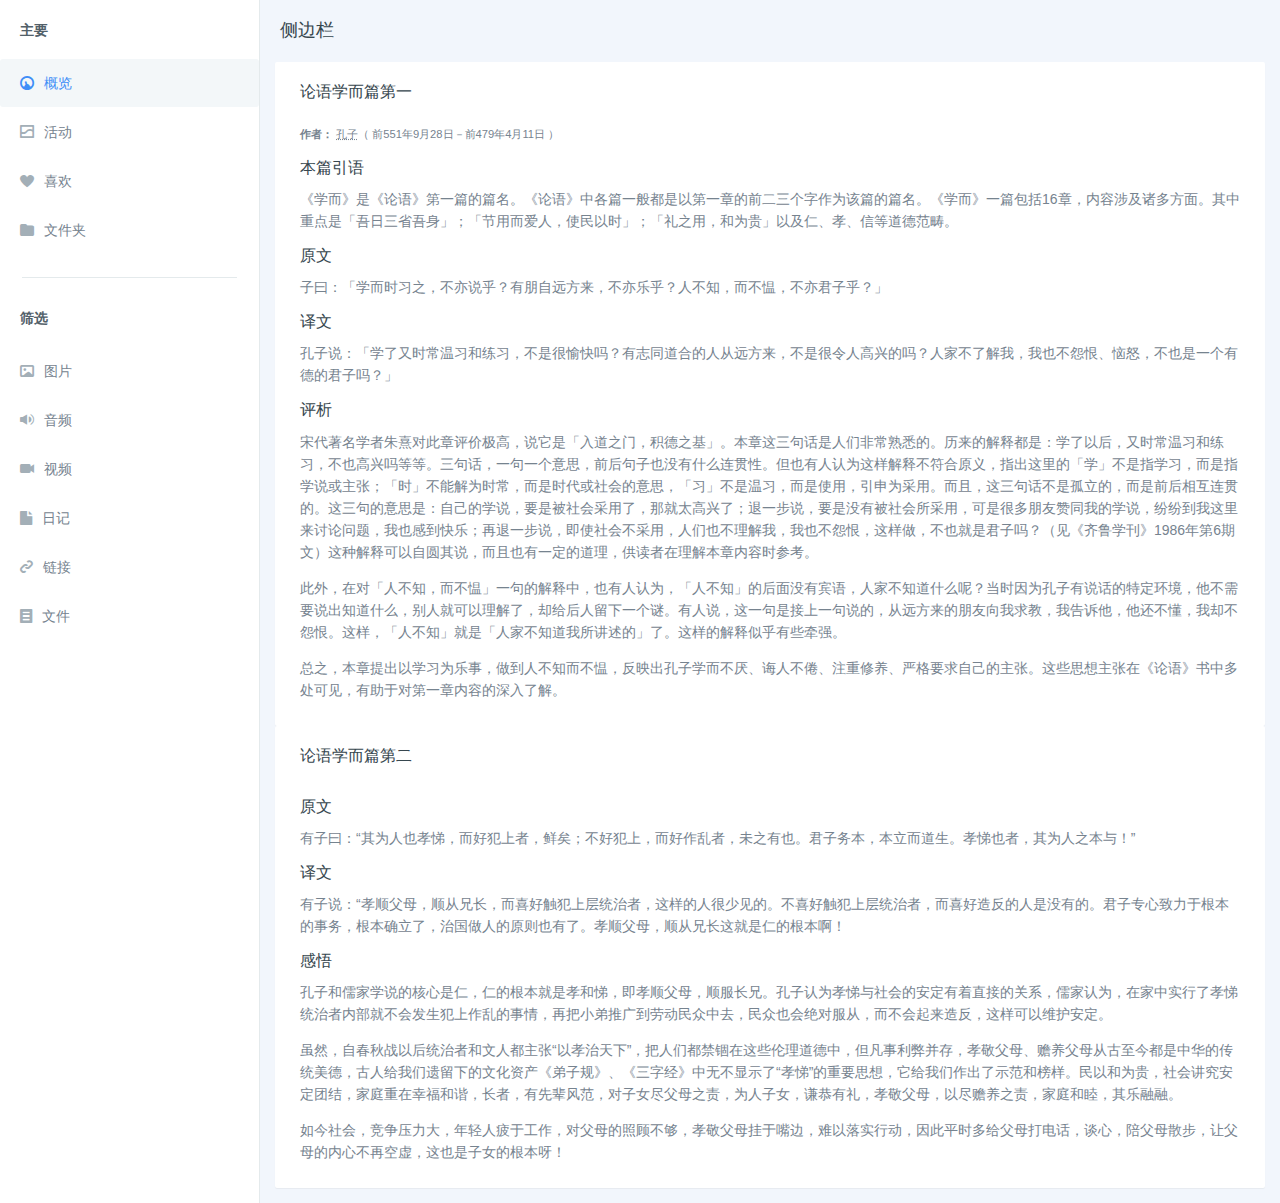
<file: ConsoleApp/demo/HzyAdminUI/views/two-columns/index.html>
﻿<!DOCTYPE html>

<html lang="en">
<head>
        <meta charset="UTF-8">
        <title>HzyAdminUI</title>
        <!-- 避免IE使用兼容模式 -->
        <meta http-equiv="X-UA-Compatible" content="IE=edge, chrome=1">
        <!-- 移动设备 viewport -->
        <meta name="viewport" content="width=device-width,initial-scale=1.0,minimum-scale=1.0,maximum-scale=1.0,user-scalable=no,minimal-ui">
        <!-- 360浏览器默认使用Webkit内核 -->
        <meta name="renderer" content="webkit">
        <!-- 禁止搜索引擎抓取 -->
        <meta name="robots" content="nofollow">
        <!-- 禁止百度SiteAPP转码 -->
        <meta http-equiv="Cache-Control" content="no-siteapp">
        <!-- Chrome浏览器添加桌面快捷方式（安卓） -->
        <meta name="mobile-web-app-capable" content="yes">
        <!-- Safari浏览器添加到主屏幕（IOS） -->
        <meta name="apple-mobile-web-app-capable" content="yes">
        <meta name="apple-mobile-web-app-status-bar-style" content="black">
        <meta name="apple-mobile-web-app-title" content="">
        <!--[if lt IE 9]>
                      <script src="https://cdn.staticfile.org/html5shiv/r29/html5.min.js"></script>
                      <script src="https://cdn.staticfile.org/respond.js/1.4.2/respond.min.js"></script>
                    <![endif]-->
        <!--外部css-->
        <link href="../../css/core.css" rel="stylesheet" />
        <link href="../../css/site.css" rel="stylesheet" />
        <link href="../../css/animate.css" rel="stylesheet" />
        <link href="../../libs/font-awesome/css/font-awesome.min.css" rel="stylesheet" />
        <link href="../../libs/web-icons-master/css/web-icons.css" rel="stylesheet" />
        <!--my css-->
        <link href="../../css/main.css" rel="stylesheet" />
    
        <script src="../../libs/jquery/jquery-3.2.1.min.js"></script>
        <script src="../../libs/popper.min.js"></script>
        <script src="../../libs/bootstrap-4.1.3-dist/js/bootstrap.min.js"></script>
        <script src="../../libs/bootstrap-4.1.3-dist/js/bootstrap.bundle.min.js"></script>
</head>
<body>
    <div class="page-aside-left">
        <div class="page animation-fade">
                <div class="page-aside">
                    <div class="page-aside-switch">
                        <i class="icon wb-chevron-left" aria-hidden="true"></i>
                        <i class="icon wb-chevron-right" aria-hidden="true"></i>
                    </div>
                    <div class="page-aside-inner h-full">
                        <div data-role="container">
                            <div data-role="content">
                                <section class="page-aside-section">
                                    <h5 class="page-aside-title">主要</h5>
                                    <div class="list-group">
                                        <a class="list-group-item active" href="javascript:;">
                                            <i class="icon wb-dashboard" aria-hidden="true"></i>概览
                                        </a>
                                        <a class="list-group-item" href="javascript:;">
                                            <i class="icon wb-pluse" aria-hidden="true"></i>活动
                                        </a>
                                        <a class="list-group-item" href="javascript:;">
                                            <i class="icon wb-heart" aria-hidden="true"></i>喜欢
                                        </a>
                                        <a class="list-group-item" href="javascript:;">
                                            <i class="icon wb-folder" aria-hidden="true"></i>文件夹
                                        </a>
                                    </div>
                                </section>
                                <section class="page-aside-section">
                                    <h5 class="page-aside-title">筛选</h5>
                                    <div class="list-group">
                                        <a class="list-group-item" href="javascript:;">
                                            <i class="icon wb-image" aria-hidden="true"></i>图片
                                        </a>
                                        <a class="list-group-item" href="javascript:;">
                                            <i class="icon wb-volume-high" aria-hidden="true"></i>音频
                                        </a>
                                        <a class="list-group-item" href="javascript:;">
                                            <i class="icon wb-camera" aria-hidden="true"></i>视频
                                        </a>
                                        <a class="list-group-item" href="javascript:;">
                                            <i class="icon wb-file" aria-hidden="true"></i>日记
                                        </a>
                                        <a class="list-group-item" href="javascript:;">
                                            <i class="icon wb-link-intact" aria-hidden="true"></i>链接
                                        </a>
                                        <a class="list-group-item" href="javascript:;">
                                            <i class="icon wb-order" aria-hidden="true"></i>文件
                                        </a>
                                    </div>
                                </section>
                            </div>
                        </div>
                    </div>
            
                </div>
                <div class="page-main">
                    <div class="page-header">
                        <h1 class="page-title">侧边栏</h1>
                    </div>
                    <div class="page-content">
                        <div class="panel">
                            <div class="panel-heading">
                                <h3 class="panel-title">论语学而篇第一</h3>
                            </div>
                            <div class="panel-body">
                                <p>
                                    <small>
                                        <b>作者：</b>
                                        <abbr title="名丘，字仲尼">孔子</abbr>（
                                        <time>前551年9月28日－前479年4月11日</time>
                                        ）
                                    </small>
                                </p>
                                <h4>本篇引语</h4>
                                <p>
                                    《学而》是《论语》第一篇的篇名。《论语》中各篇一般都是以第一章的前二三个字作为该篇的篇名。《学而》一篇包括16章，内容涉及诸多方面。其中重点是「吾日三省吾身」；「节用而爱人，使民以时」；「礼之用，和为贵」以及仁、孝、信等道德范畴。
                                </p>
                                <h4>原文</h4>
                                <p>子曰：「学而时习之，不亦说乎？有朋自远方来，不亦乐乎？人不知，而不愠，不亦君子乎？」 </p>
                                <h4>译文</h4>
                                <p>孔子说：「学了又时常温习和练习，不是很愉快吗？有志同道合的人从远方来，不是很令人高兴的吗？人家不了解我，我也不怨恨、恼怒，不也是一个有德的君子吗？」</p>
                                <h4>评析</h4>
                                <p>
                                    宋代著名学者朱熹对此章评价极高，说它是「入道之门，积德之基」。本章这三句话是人们非常熟悉的。历来的解释都是：学了以后，又时常温习和练习，不也高兴吗等等。三句话，一句一个意思，前后句子也没有什么连贯性。但也有人认为这样解释不符合原义，指出这里的「学」不是指学习，而是指学说或主张；「时」不能解为时常，而是时代或社会的意思，「习」不是温习，而是使用，引申为采用。而且，这三句话不是孤立的，而是前后相互连贯的。这三句的意思是：自己的学说，要是被社会采用了，那就太高兴了；退一步说，要是没有被社会所采用，可是很多朋友赞同我的学说，纷纷到我这里来讨论问题，我也感到快乐；再退一步说，即使社会不采用，人们也不理解我，我也不怨恨，这样做，不也就是君子吗？（见《齐鲁学刊》1986年第6期文）这种解释可以自圆其说，而且也有一定的道理，供读者在理解本章内容时参考。</p>
                                <p>
                                    此外，在对「人不知，而不愠」一句的解释中，也有人认为，「人不知」的后面没有宾语，人家不知道什么呢？当时因为孔子有说话的特定环境，他不需要说出知道什么，别人就可以理解了，却给后人留下一个谜。有人说，这一句是接上一句说的，从远方来的朋友向我求教，我告诉他，他还不懂，我却不怨恨。这样，「人不知」就是「人家不知道我所讲述的」了。这样的解释似乎有些牵强。</p>
                                <p>总之，本章提出以学习为乐事，做到人不知而不愠，反映出孔子学而不厌、诲人不倦、注重修养、严格要求自己的主张。这些思想主张在《论语》书中多处可见，有助于对第一章内容的深入了解。</p>
                            </div>
                        </div>
                        <div class="panel">
                            <div class="panel-heading">
                                <h3 class="panel-title">论语学而篇第二</h3>
                            </div>
                            <div class="panel-body">
                                <h4>原文</h4>
                                <p>有子曰：“其为人也孝悌，而好犯上者，鲜矣；不好犯上，而好作乱者，未之有也。君子务本，本立而道生。孝悌也者，其为人之本与！” </p>
                                <h4>译文</h4>
                                <p>有子说：“孝顺父母，顺从兄长，而喜好触犯上层统治者，这样的人很少见的。不喜好触犯上层统治者，而喜好造反的人是没有的。君子专心致力于根本的事务，根本确立了，治国做人的原则也有了。孝顺父母，顺从兄长这就是仁的根本啊！</p>
                                <h4>感悟</h4>
                                <p>孔子和儒家学说的核心是仁，仁的根本就是孝和悌，即孝顺父母，顺服长兄。孔子认为孝悌与社会的安定有着直接的关系，儒家认为，在家中实行了孝悌统治者内部就不会发生犯上作乱的事情，再把小弟推广到劳动民众中去，民众也会绝对服从，而不会起来造反，这样可以维护安定。</p>
                                <p>虽然，自春秋战以后统治者和文人都主张“以孝治天下”，把人们都禁锢在这些伦理道德中，但凡事利弊并存，孝敬父母、赡养父母从古至今都是中华的传统美德，古人给我们遗留下的文化资产《弟子规》、《三字经》中无不显示了“孝悌”的重要思想，它给我们作出了示范和榜样。民以和为贵，社会讲究安定团结，家庭重在幸福和谐，长者，有先辈风范，对子女尽父母之责，为人子女，谦恭有礼，孝敬父母，以尽赡养之责，家庭和睦，其乐融融。</p>
                                <p>如今社会，竞争压力大，年轻人疲于工作，对父母的照顾不够，孝敬父母挂于嘴边，难以落实行动，因此平时多给父母打电话，谈心，陪父母散步，让父母的内心不再空虚，这也是子女的根本呀！</p>
                            </div>
                        </div>
                    </div>
                </div>
            </div>
        </div>
</body>
</html>
</file>
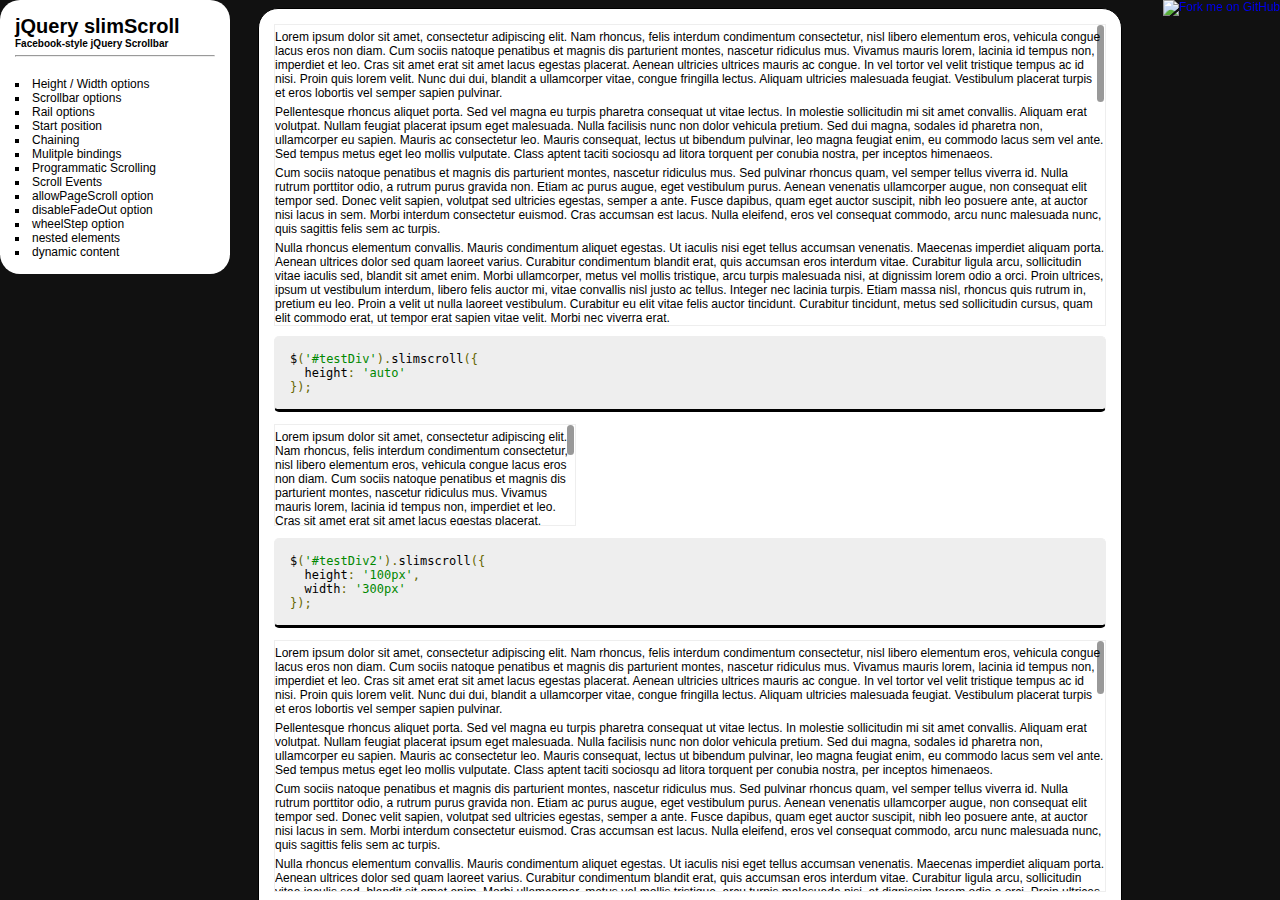
<file: ConsoleApp/demo/HzyAdminUI/libs/jq-slimScroll/examples/index.html>
<!DOCTYPE html PUBLIC "-//W3C//DTD XHTML 1.0 Frameset//EN" "http://www.w3.org/TR/xhtml1/DTD/xhtml1-frameset.dtd">
<html>
    <head>
    </head>
    <frameset framespacing="0" cols="250,*" frameborder="0" noresize>
        <frame name="nav" src="navigation.html" target="top">
        <frame name="main" src="height-width.html" target="main">
    </frameset>
</html>
</file>
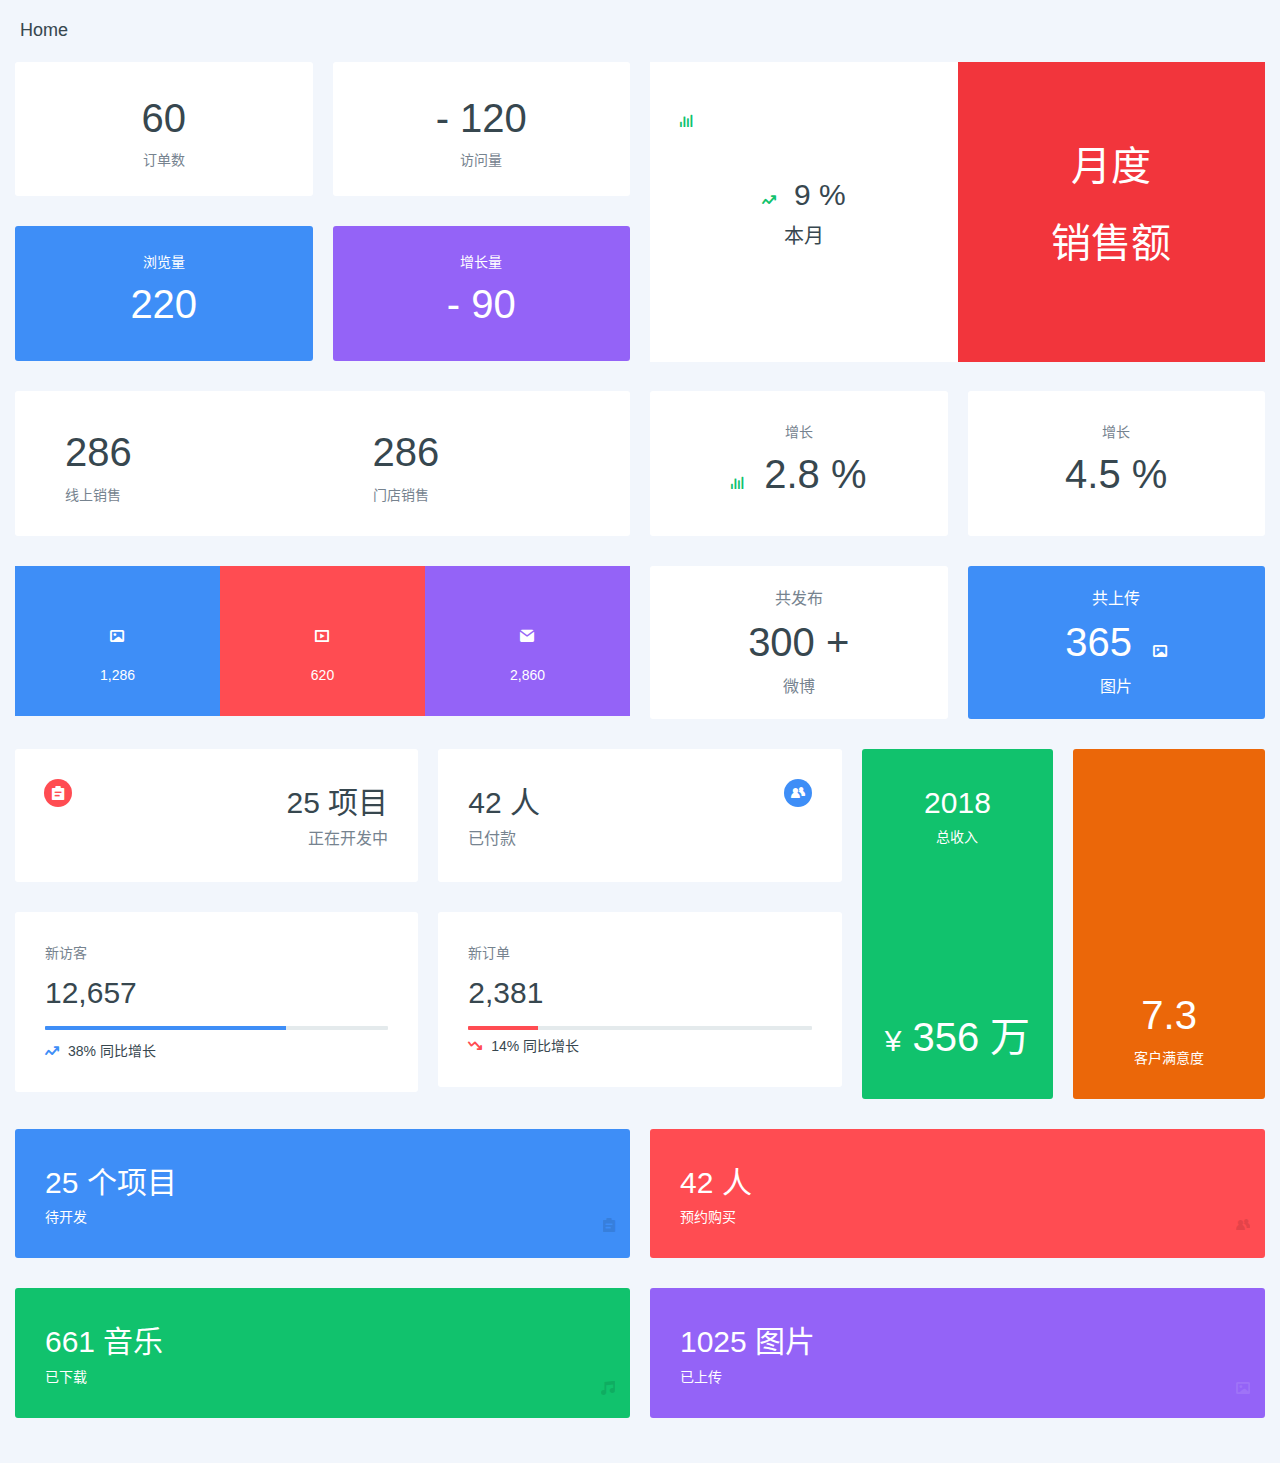
<file: ConsoleApp/demo/HzyAdminUI/home.html>
﻿<!DOCTYPE html>
<html lang="zh-CN">

<head>
    <meta charset="utf-8" />
    <meta name="viewport" content="width=device-width" />
    <meta http-equiv="Content-Type" content="text/html; charset=utf-8" />
    <meta name="viewport" content="width=device-width, initial-scale=1">
    <meta name="viewport" content="width=device-width, initial-scale=1, maximum-scale=1, user-scalable=no">
    <!-- 避免IE使用兼容模式 -->
    <meta http-equiv="X-UA-Compatible" content="IE=edge, chrome=1">
    <!-- 360浏览器默认使用Webkit内核 -->
    <meta name="renderer" content="webkit">
    <!-- 禁止百度SiteAPP转码 -->
    <meta http-equiv="Cache-Control" content="no-siteapp">
    <title>HzyUI</title>
    <!--[if lt IE 9]>
      <script src="https://cdn.staticfile.org/html5shiv/r29/html5.min.js"></script>
      <script src="https://cdn.staticfile.org/respond.js/1.4.2/respond.min.js"></script>
    <![endif]-->

    <!--外部css-->
    <link href="css/core.css" rel="stylesheet" />
    <link href="css/site.css" rel="stylesheet" />
    <link href="css/main.css" rel="stylesheet" />
    <link href="css/animate.css" rel="stylesheet" />
    <link href="libs/font-awesome/css/font-awesome.min.css" rel="stylesheet" />
    <link href="libs/web-icons-master/css/web-icons.css" rel="stylesheet" />
</head>

<body>

    <div class="page animation-fade">
        <div class="page-header">
            <h1 class="page-title">Home</h1>
        </div>
        <div class="page-content container-fluid">
            <div class="row">
                <div class="col-xl-6 col-lg-12">
                    <div class="row">
                        <div class="col-lg-6">
                            <div class="card card-block p-25">
                                <div class="counter counter-lg">
                                    <span class="counter-number">60</span>
                                    <div class="counter-label text-uppercase">订单数</div>
                                </div>
                            </div>
                        </div>
                        <div class="col-lg-6">
                            <div class="card card-block p-25">
                                <div class="counter counter-lg">
                                    <div class="counter-number-group">
                                        <span class="counter-number-related">-</span>
                                        <span class="counter-number">120</span>
                                    </div>
                                    <div class="counter-label text-uppercase">访问量</div>
                                </div>
                            </div>
                        </div>
                        <div class="col-lg-6">
                            <div class="card card-block p-25 bg-blue-600">
                                <div class="counter counter-lg counter-inverse">
                                    <div class="counter-label text-uppercase">浏览量</div>
                                    <span class="counter-number">220</span>
                                </div>
                            </div>
                        </div>
                        <div class="col-lg-6">
                            <div class="card card-block p-25 bg-purple-600">
                                <div class="counter counter-lg counter-inverse">
                                    <div class="counter-label text-uppercase">增长量</div>
                                    <div class="counter-number-group">
                                        <span class="counter-number-related">-</span>
                                        <span class="counter-number">90</span>
                                    </div>
                                </div>
                            </div>
                        </div>
                    </div>
                </div>

                <div class="col-xl-6 col-lg-12">
                    <div class="card-group">
                        <div class="card card-block p-0">
                            <div class="counter counter-md vertical-align bg-white h-300">
                                <div class="counter-icon p-30 green-600" style="position:absolute;top:0;left:0;">
                                    <i class="icon wb-stats-bars" aria-hidden="true"></i>
                                </div>
                                <div class="counter-number-group font-size-30 vertical-align-middle">
                                    <span class="counter-icon green-600 mr-10">
                                        <i class="wb-graph-up"></i>
                                    </span>
                                    <span class="counter-number">9</span>
                                    <span class="counter-number-related">%</span>
                                    <div class="font-size-20 mt-3">本月</div>
                                </div>
                            </div>
                        </div>
                        <div class="card card-block p-0">
                            <div class="vertical-align text-center bg-red-700 white p-30 h-300">
                                <div class="vertical-align-middle font-size-40">
                                    <p>月度</p>
                                    <p>销售额</p>
                                </div>
                            </div>
                        </div>
                    </div>
                </div>

                <div class="col-xl-6 col-lg-12">
                    <div class="card-group">
                        <div class="card card-block p-30">
                            <div class="counter counter-lg text-left pl-20">
                                <span class="counter-number">286</span>
                                <div class="counter-label text-uppercase">线上销售</div>
                            </div>
                        </div>
                        <div class="card card-block p-30">
                            <div class="counter counter-lg text-left pl-20">
                                <span class="counter-number">286</span>
                                <div class="counter-label text-uppercase">门店销售</div>
                            </div>
                        </div>
                    </div>
                </div>

                <div class="col-xl-3 col-lg-6">
                    <div class="card card-block p-30">
                        <div class="counter counter-lg">
                            <div class="counter-label text-uppercase">增长</div>
                            <div class="counter-number-group">
                                <span class="counter-icon mr-10 green-600">
                                    <i class="wb-stats-bars"></i>
                                </span>
                                <span class="counter-number">2.8</span>
                                <span class="counter-number-related">%</span>
                            </div>
                        </div>
                    </div>
                </div>

                <div class="col-xl-3 col-lg-6">
                    <div class="card card-block p-30">
                        <div class="counter counter-lg">
                            <div class="counter-label text-uppercase">增长</div>
                            <div class="counter-number-group">
                                <span class="counter-number">4.5</span>
                                <span class="counter-number-related">%</span>
                            </div>
                        </div>
                    </div>
                </div>

                <div class="col-xl-6 col-lg-12">
                    <div class="card-group">
                        <div class="card card-block p-0">
                            <div class="counter counter-lg counter-inverse bg-blue-600 vertical-align h-150">
                                <div class="vertical-align-middle">
                                    <div class="counter-icon mb-5">
                                        <i class="icon wb-image" aria-hidden="true"></i>
                                    </div>
                                    <span class="counter-number">1,286</span>
                                </div>
                            </div>
                        </div>
                        <div class="card card-block p-0">
                            <div class="counter counter-lg counter-inverse bg-red-600 vertical-align h-150">
                                <div class="vertical-align-middle">
                                    <div class="counter-icon mb-5">
                                        <i class="icon wb-video" aria-hidden="true"></i>
                                    </div>
                                    <span class="counter-number">620</span>
                                </div>
                            </div>
                        </div>
                        <div class="card card-block p-0">
                            <div class="counter counter-lg counter-inverse bg-purple-600 vertical-align h-150">
                                <div class="vertical-align-middle">
                                    <div class="counter-icon mb-5">
                                        <i class="icon wb-envelope" aria-hidden="true"></i>
                                    </div>
                                    <span class="counter-number">2,860</span>
                                </div>
                            </div>
                        </div>
                    </div>
                </div>

                <div class="col-xl-3 col-lg-6">
                    <div class="card card-block">
                        <div class="counter counter-lg">
                            <div class="counter-label text-uppercase font-size-16">共发布</div>
                            <div class="counter-number-group">
                                <span class="counter-number">300</span>
                                <span class="counter-number-related">+</span>
                            </div>
                            <div class="counter-label text-uppercase font-size-16">微博</div>
                        </div>
                    </div>
                </div>

                <div class="col-xl-3 col-lg-6">
                    <div class="card card-block p-20 bg-blue-600">
                        <div class="counter counter-lg counter-inverse">
                            <div class="counter-label text-uppercase font-size-16">共上传</div>
                            <div class="counter-number-group">
                                <span class="counter-number">365</span>
                                <span class="counter-icon ml-10">
                                    <i class="icon wb-image" aria-hidden="true"></i>
                                </span>
                            </div>
                            <div class="counter-label text-uppercase font-size-16">图片</div>
                        </div>
                    </div>
                </div>

                <div class="col-xl-8 col-lg-12">
                    <div class="row">
                        <div class="col-lg-6">
                            <div class="card p-30 flex-row justify-content-between">
                                <div class="white">
                                    <i class="icon icon-circle icon-2x wb-clipboard bg-red-600" aria-hidden="true"></i>
                                </div>
                                <div class="counter counter-md counter text-right">
                                    <div class="counter-number-group">
                                        <span class="counter-number">25</span>
                                        <span class="counter-number-related text-capitalize">项目</span>
                                    </div>
                                    <div class="counter-label text-capitalize font-size-16">正在开发中</div>
                                </div>
                            </div>
                        </div>

                        <div class="col-lg-6">
                            <div class="card p-30 flex-row justify-content-between">
                                <div class="counter counter-md text-left">
                                    <div class="counter-number-group">
                                        <span class="counter-number">42</span>
                                        <span class="counter-number-related text-capitalize">人</span>
                                    </div>
                                    <div class="counter-label text-capitalize font-size-16">已付款</div>
                                </div>
                                <div class="white">
                                    <i class="icon icon-circle icon-2x wb-users bg-blue-600" aria-hidden="true"></i>
                                </div>
                            </div>
                        </div>

                        <div class="col-lg-6">
                            <div class="card card-block p-30">
                                <div class="counter counter-md text-left">
                                    <div class="counter-label text-uppercase mb-5">新访客</div>
                                    <div class="counter-number-group mb-10">
                                        <span class="counter-number">12,657</span>
                                    </div>
                                    <div class="counter-label">
                                        <div class="progress progress-xs mb-10">
                                            <div class="progress-bar progress-bar-info bg-blue-600" aria-valuenow="70.3"
                                                aria-valuemin="0" aria-valuemax="100" style="width: 70.3%" role="progressbar">
                                                <span class="sr-only">70.3%</span>
                                            </div>
                                        </div>
                                        <div class="counter counter-sm text-left">
                                            <div class="counter-number-group">
                                                <span class="counter-icon blue-600 mr-5">
                                                    <i class="wb-graph-up"></i>
                                                </span>
                                                <span class="counter-number">38%</span>
                                                <span class="counter-number-related">同比增长</span>
                                            </div>
                                        </div>
                                    </div>
                                </div>
                            </div>
                        </div>

                        <div class="col-lg-6">
                            <div class="card card-block p-30">
                                <div class="counter counter-md text-left">
                                    <div class="counter-label text-uppercase mb-5">新订单</div>
                                    <div class="counter-number-group mb-10">
                                        <span class="counter-number">2,381</span>
                                    </div>
                                    <div class="counter-label">
                                        <div class="progress progress-xs mb-5">
                                            <div class="progress-bar progress-bar-info bg-red-600" aria-valuenow="20.3"
                                                aria-valuemin="0" aria-valuemax="100" style="width: 20.3%" role="progressbar">
                                                <span class="sr-only">20.3%</span>
                                            </div>
                                        </div>
                                        <div class="counter counter-sm text-left">
                                            <div class="counter-number-group">
                                                <span class="counter-icon red-600 mr-5">
                                                    <i class="wb-graph-down"></i>
                                                </span>
                                                <span class="counter-number">14%</span>
                                                <span class="counter-number-related">同比增长</span>
                                            </div>
                                        </div>
                                    </div>
                                </div>
                            </div>
                        </div>
                    </div>
                </div>

                <div class="col-xl-2 col-md-6">
                    <div class="card card-block p-30 bg-green-600 h-350">
                        <div class="counter counter-lg counter-inverse">
                            <div class="counter-label">
                                <div class="font-size-30">2018</div>
                                <div class="font-size-14">总收入</div>
                            </div>
                            <div class="counter-number-group text-center" style="width:100%;position:absolute;bottom:30px;left:0;">

                                <span class="counter-number-related font-size-30">¥</span>
                                <span class="counter-number">356 万</span>
                            </div>
                        </div>
                    </div>
                </div>

                <div class="col-xl-2 col-md-6">
                    <div class="card card-block p-30 bg-orange-600 text-center vertical-align h-350">
                        <div class="counter counter-lg counter-inverse vertical-align-middle">
                            <span class="counter-number">7.3</span>
                            <div class="counter-label text-capitalize">客户满意度</div>
                        </div>
                    </div>
                </div>

                <div class="col-md-6">
                    <div class="card card-block p-30 bg-blue-600">
                        <div class="card-watermark darker font-size-80 m-15">
                            <i class="icon wb-clipboard" aria-hidden="true"></i>
                        </div>
                        <div class="counter counter-md counter-inverse text-left">
                            <div class="counter-number-group">
                                <span class="counter-number">25</span>
                                <span class="counter-number-related text-capitalize">个项目</span>
                            </div>
                            <div class="counter-label text-capitalize">待开发</div>
                        </div>
                    </div>
                </div>

                <div class="col-md-6">
                    <div class="card card-block p-30 bg-red-600">
                        <div class="card-watermark darker font-size-80 m-15">
                            <i class="icon wb-users" aria-hidden="true"></i>
                        </div>
                        <div class="counter counter-md counter-inverse text-left">
                            <div class="counter-number-group">
                                <span class="counter-number">42</span>
                                <span class="counter-number-related text-capitalize">人</span>
                            </div>
                            <div class="counter-label text-capitalize">预约购买</div>
                        </div>
                    </div>
                </div>

                <div class="col-md-6">
                    <div class="card card-block p-30 bg-green-600">
                        <div class="card-watermark darker font-size-60 m-15">
                            <i class="icon wb-musical" aria-hidden="true"></i>
                        </div>
                        <div class="counter counter-md counter-inverse text-left">
                            <div class="counter-number-group">
                                <span class="counter-number">661</span>
                                <span class="counter-number-related text-capitalize">音乐</span>
                            </div>
                            <div class="counter-label text-capitalize">已下载</div>
                        </div>
                    </div>
                </div>

                <div class="col-md-6">
                    <div class="card card-block p-30 bg-purple-600">
                        <div class="card-watermark lighter font-size-60 m-15">
                            <i class="icon wb-image" aria-hidden="true"></i>
                        </div>
                        <div class="counter counter-md counter-inverse text-left">
                            <div class="counter-number-wrap font-size-30">
                                <span class="counter-number">1025</span>
                                <span class="counter-number-related text-capitalize">图片</span>
                            </div>
                            <div class="counter-label text-capitalize">已上传</div>
                        </div>
                    </div>
                </div>
            </div>
        </div>
    </div>

</body>

</html>
</file>
<file: THH.Web/Content/web-icons-master/css/web-icons.css>
/* icons - v0.2.3 - 2017-03-31
* https://github.com/amazingSurge/web-icons
* Copyright (c) 2017 amazingSurge; Licensed MIT */
/* icons - v0.2.3 - 2017-03-31
* https://github.com/amazingSurge/web-icons
* Copyright (c) 2017 amazingSurge; Licensed MIT */
/* icons - v0.2.3 - 2016-02-25
* https://github.com/amazingSurge/web-icons
* Copyright (c) 2016 amazingSurge; Licensed MIT */
@font-face {
  font-family: 'Web Icons';
  src: url('../fonts/web-icons.eot?v=0.2.3');
  src: url('../fonts/web-icons.eot?#iefix&v=0.2.3') format('embedded-opentype'), url('../fonts/web-icons.woff2?v=0.2.3') format('woff2'), url('../fonts/web-icons.woff?v=0.2.3') format('woff'), url('../fonts/web-icons.ttf?v=0.2.3') format('truetype'), url('../fonts/web-icons.svg?v=0.2.3#web-icons') format('svg');
  font-weight: normal;
  font-style: normal;
}
[class^="wb-"],
[class*=" wb-"] {
  display: inline-block;
  font: normal normal normal 14px/1 'Web Icons';
  speak: none;
  text-rendering: auto;
  -webkit-font-smoothing: antialiased;
  -moz-osx-font-smoothing: grayscale;
  transform: translate(0, 0);
}
.wb-dashboard:before {
  content: "\f101";
}
.wb-inbox:before {
  content: "\f102";
}
.wb-cloud:before {
  content: "\f103";
}
.wb-bell:before {
  content: "\f104";
}
.wb-book:before {
  content: "\f105";
}
.wb-bookmark:before {
  content: "\f106";
}
.wb-tag:before {
  content: "\f107";
}
.wb-library:before {
  content: "\f108";
}
.wb-share:before {
  content: "\f109";
}
.wb-reply:before {
  content: "\f10a";
}
.wb-refresh:before {
  content: "\f10b";
}
.wb-move:before {
  content: "\f10c";
}
.wb-chat:before {
  content: "\f10d";
}
.wb-chat-working:before {
  content: "\f10e";
}
.wb-chat-text:before {
  content: "\f10f";
}
.wb-chat-group:before {
  content: "\f110";
}
.wb-envelope:before {
  content: "\f111";
}
.wb-envelope-open:before {
  content: "\f112";
}
.wb-user:before {
  content: "\f113";
}
.wb-user-circle:before {
  content: "\f114";
}
.wb-users:before {
  content: "\f115";
}
.wb-user-add:before {
  content: "\f116";
}
.wb-grid-9:before {
  content: "\f117";
}
.wb-grid-4:before {
  content: "\f118";
}
.wb-menu:before {
  content: "\f119";
}
.wb-layout:before {
  content: "\f11a";
}
.wb-fullscreen:before {
  content: "\f11b";
}
.wb-fullscreen-exit:before {
  content: "\f11c";
}
.wb-expand:before {
  content: "\f11d";
}
.wb-contract:before {
  content: "\f11e";
}
.wb-arrow-expand:before {
  content: "\f11f";
}
.wb-arrow-shrink:before {
  content: "\f120";
}
.wb-desktop:before {
  content: "\f121";
}
.wb-mobile:before {
  content: "\f122";
}
.wb-signal:before {
  content: "\f123";
}
.wb-power:before {
  content: "\f124";
}
.wb-more-horizontal:before {
  content: "\f125";
}
.wb-more-vertical:before {
  content: "\f126";
}
.wb-globe:before {
  content: "\f127";
}
.wb-map:before {
  content: "\f128";
}
.wb-flag:before {
  content: "\f129";
}
.wb-pie-chart:before {
  content: "\f12a";
}
.wb-stats-bars:before {
  content: "\f12b";
}
.wb-pluse:before {
  content: "\f12c";
}
.wb-home:before {
  content: "\f12d";
}
.wb-shopping-cart:before {
  content: "\f12e";
}
.wb-payment:before {
  content: "\f12f";
}
.wb-briefcase:before {
  content: "\f130";
}
.wb-search:before {
  content: "\f131";
}
.wb-zoom-in:before {
  content: "\f132";
}
.wb-zoom-out:before {
  content: "\f133";
}
.wb-download:before {
  content: "\f134";
}
.wb-upload:before {
  content: "\f135";
}
.wb-sort-asc:before {
  content: "\f136";
}
.wb-sort-des:before {
  content: "\f137";
}
.wb-graph-up:before {
  content: "\f138";
}
.wb-graph-down:before {
  content: "\f139";
}
.wb-replay:before {
  content: "\f13a";
}
.wb-edit:before {
  content: "\f13b";
}
.wb-pencil:before {
  content: "\f13c";
}
.wb-rubber:before {
  content: "\f13d";
}
.wb-crop:before {
  content: "\f13e";
}
.wb-eye:before {
  content: "\f13f";
}
.wb-eye-close:before {
  content: "\f140";
}
.wb-image:before {
  content: "\f141";
}
.wb-gallery:before {
  content: "\f142";
}
.wb-video:before {
  content: "\f143";
}
.wb-camera:before {
  content: "\f144";
}
.wb-folder:before {
  content: "\f145";
}
.wb-clipboard:before {
  content: "\f146";
}
.wb-order:before {
  content: "\f147";
}
.wb-file:before {
  content: "\f148";
}
.wb-copy:before {
  content: "\f149";
}
.wb-add-file:before {
  content: "\f14a";
}
.wb-print:before {
  content: "\f14b";
}
.wb-calendar:before {
  content: "\f14c";
}
.wb-time:before {
  content: "\f14d";
}
.wb-trash:before {
  content: "\f14e";
}
.wb-plugin:before {
  content: "\f14f";
}
.wb-extension:before {
  content: "\f150";
}
.wb-memory:before {
  content: "\f151";
}
.wb-settings:before {
  content: "\f152";
}
.wb-scissor:before {
  content: "\f153";
}
.wb-wrench:before {
  content: "\f154";
}
.wb-hammer:before {
  content: "\f155";
}
.wb-lock:before {
  content: "\f156";
}
.wb-unlock:before {
  content: "\f157";
}
.wb-volume-low:before {
  content: "\f158";
}
.wb-volume-high:before {
  content: "\f159";
}
.wb-volume-off:before {
  content: "\f15a";
}
.wb-pause:before {
  content: "\f15b";
}
.wb-play:before {
  content: "\f15c";
}
.wb-stop:before {
  content: "\f15d";
}
.wb-musical:before {
  content: "\f15e";
}
.wb-random:before {
  content: "\f15f";
}
.wb-reload:before {
  content: "\f160";
}
.wb-loop:before {
  content: "\f161";
}
.wb-text:before {
  content: "\f162";
}
.wb-bold:before {
  content: "\f163";
}
.wb-italic:before {
  content: "\f164";
}
.wb-underline:before {
  content: "\f165";
}
.wb-format-clear:before {
  content: "\f166";
}
.wb-text-type:before {
  content: "\f167";
}
.wb-table:before {
  content: "\f168";
}
.wb-attach-file:before {
  content: "\f169";
}
.wb-paperclip:before {
  content: "\f16a";
}
.wb-link-intact:before {
  content: "\f16b";
}
.wb-link:before {
  content: "\f16c";
}
.wb-link-broken:before {
  content: "\f16d";
}
.wb-indent-increase:before {
  content: "\f16e";
}
.wb-indent-decrease:before {
  content: "\f16f";
}
.wb-align-justify:before {
  content: "\f170";
}
.wb-align-left:before {
  content: "\f171";
}
.wb-align-center:before {
  content: "\f172";
}
.wb-align-right:before {
  content: "\f173";
}
.wb-list-numbered:before {
  content: "\f174";
}
.wb-list-bulleted:before {
  content: "\f175";
}
.wb-list:before {
  content: "\f176";
}
.wb-emoticon:before {
  content: "\f177";
}
.wb-quote-right:before {
  content: "\f178";
}
.wb-code:before {
  content: "\f179";
}
.wb-code-working:before {
  content: "\f17a";
}
.wb-code-unfold:before {
  content: "\f17b";
}
.wb-chevron-right:before {
  content: "\f17c";
}
.wb-chevron-left:before {
  content: "\f17d";
}
.wb-chevron-left-mini:before {
  content: "\f17e";
}
.wb-chevron-right-mini:before {
  content: "\f17f";
}
.wb-chevron-up:before {
  content: "\f180";
}
.wb-chevron-down:before {
  content: "\f181";
}
.wb-chevron-up-mini:before {
  content: "\f182";
}
.wb-chevron-down-mini:before {
  content: "\f183";
}
.wb-arrow-left:before {
  content: "\f184";
}
.wb-arrow-right:before {
  content: "\f185";
}
.wb-arrow-up:before {
  content: "\f186";
}
.wb-arrow-down:before {
  content: "\f187";
}
.wb-dropdown:before {
  content: "\f188";
}
.wb-dropup:before {
  content: "\f189";
}
.wb-dropright:before {
  content: "\f18a";
}
.wb-dropleft:before {
  content: "\f18b";
}
.wb-sort-vertical:before {
  content: "\f18c";
}
.wb-triangle-left:before {
  content: "\f18d";
}
.wb-triangle-right:before {
  content: "\f18e";
}
.wb-triangle-down:before {
  content: "\f18f";
}
.wb-triangle-up:before {
  content: "\f190";
}
.wb-check-circle:before {
  content: "\f191";
}
.wb-check:before {
  content: "\f192";
}
.wb-check-mini:before {
  content: "\f193";
}
.wb-close:before {
  content: "\f194";
}
.wb-close-mini:before {
  content: "\f195";
}
.wb-plus-circle:before {
  content: "\f196";
}
.wb-plus:before {
  content: "\f197";
}
.wb-minus-circle:before {
  content: "\f198";
}
.wb-minus:before {
  content: "\f199";
}
.wb-alert-circle:before {
  content: "\f19a";
}
.wb-alert:before {
  content: "\f19b";
}
.wb-help-circle:before {
  content: "\f19c";
}
.wb-help:before {
  content: "\f19d";
}
.wb-info-circle:before {
  content: "\f19e";
}
.wb-info:before {
  content: "\f19f";
}
.wb-warning:before {
  content: "\f1a0";
}
.wb-heart:before {
  content: "\f1a1";
}
.wb-heart-outline:before {
  content: "\f1a2";
}
.wb-star:before {
  content: "\f1a3";
}
.wb-star-half:before {
  content: "\f1a4";
}
.wb-star-outline:before {
  content: "\f1a5";
}
.wb-thumb-up:before {
  content: "\f1a6";
}
.wb-thumb-down:before {
  content: "\f1a7";
}
.wb-small-point:before {
  content: "\f1a8";
}
.wb-medium-point:before {
  content: "\f1a9";
}
.wb-large-point:before {
  content: "\f1aa";
}
</file>
<file: ConsoleApp/demo/HzyAdminUI/css/core.css>
dl,h1,h2,h3,h4,h5,h6,ol,p,pre,ul{margin-top:0}address,dl,ol,p,pre,ul{margin-bottom:1rem}img,svg{vertical-align:middle}body,caption{text-align:left}dd,h1,h2,h3,h4,h5,h6,label{margin-bottom:.5rem}pre,textarea{overflow:auto}address,legend{line-height:inherit}progress,sub,sup{vertical-align:baseline}button,hr,input{overflow:visible}.dropdown-menu,.form-control,.modal-content,.popover{background-clip:padding-box}.breadcrumb,.carousel-indicators,.dropdown-menu,.nav,.navbar-nav,.pagination{list-style:none}.bootbox .modal-dialog{width:360px}:root{--blue:#007bff;--indigo:#6610f2;--purple:#6f42c1;--pink:#e83e8c;--red:#dc3545;--orange:#fd7e14;--yellow:#ffc107;--green:#28a745;--teal:#20c997;--cyan:#17a2b8;--white:#fff;--gray:#6c757d;--gray-dark:#343a40;--primary:#007bff;--secondary:#6c757d;--success:#28a745;--info:#17a2b8;--warning:#ffc107;--danger:#dc3545;--light:#f8f9fa;--dark:#343a40;--breakpoint-xs:0;--breakpoint-sm:480px;--breakpoint-md:768px;--breakpoint-lg:992px;--breakpoint-xl:1200px;--breakpoint-xxl:1600px;--font-family-sans-serif:"Roboto",sans-serif;--font-family-monospace:"SFMono-Regular",Menlo,Monaco,Consolas,"Liberation Mono","Courier New",monospace}@media print{blockquote,img,pre,tr{page-break-inside:avoid}*,::after,::before{text-shadow:none!important;box-shadow:none!important}a:not(.btn){text-decoration:underline}abbr[title]::after{content:" (" attr(title) ")"}pre{white-space:pre-wrap!important}blockquote,pre{border:1px solid #76838f}thead{display:table-header-group}h2,h3,p{orphans:3;widows:3}h2,h3{page-break-after:avoid}@page{size:a3}.container,body{min-width:992px!important}.navbar{display:none}.badge{border:1px solid #000}.table{border-collapse:collapse!important}.table td,.table th{background-color:#fff!important}.table-bordered td,.table-bordered th{border:1px solid #ccd5db!important}.table-dark{color:inherit}.table-dark tbody+tbody,.table-dark td,.table-dark th,.table-dark thead th{border-color:#e4eaec}.table .thead-dark th{color:inherit;border-color:#e4eaec}}article,aside,figcaption,figure,footer,header,hgroup,legend,main,nav,section{display:block}label,output{display:inline-block}*,::after,::before{box-sizing:border-box}html{font-family:sans-serif;line-height:1.15;-webkit-text-size-adjust:100%;-ms-text-size-adjust:100%;-ms-overflow-style:scrollbar;-webkit-tap-highlight-color:transparent}@-ms-viewport{width:device-width}body{margin:0;font-family:Roboto,sans-serif;font-size:1rem;font-weight:400;line-height:1.57142857;color:#76838f;background-color:#fff}[tabindex="-1"]:focus{outline:0!important}abbr[data-original-title],abbr[title]{-webkit-text-decoration:underline dotted;text-decoration:underline dotted;cursor:help;border-bottom:0}.btn:not(:disabled):not(.disabled),.navbar-toggler:not(:disabled):not(.disabled),.page-link:not(:disabled):not(.disabled),summary{cursor:pointer}address{font-style:normal}ol ol,ol ul,ul ol,ul ul{margin-bottom:0}dt{font-weight:700}dd{margin-left:0}blockquote,figure{margin:0 0 1rem}dfn{font-style:italic}b,strong{font-weight:bolder}small{font-size:80%}sub,sup{position:relative;font-size:75%;line-height:0}sub{bottom:-.25em}sup{top:-.5em}a{color:#3e8ef7;text-decoration:none;background-color:transparent;-webkit-text-decoration-skip:objects}a:hover{color:#589ffc;text-decoration:underline}a:not([href]):not([tabindex]),a:not([href]):not([tabindex]):focus,a:not([href]):not([tabindex]):hover{/*color:inherit;*/text-decoration:none}a:not([href]):not([tabindex]):focus{outline:0}code,kbd,pre,samp{font-family:SFMono-Regular,Menlo,Monaco,Consolas,"Liberation Mono","Courier New",monospace;font-size:1em}pre{-ms-overflow-style:scrollbar}img{border-style:none}svg{overflow:hidden}table{border-collapse:collapse}caption{padding-top:.429rem;padding-bottom:.429rem;color:#6c757d;caption-side:bottom}th{text-align:inherit}button{border-radius:0}button:focus{outline:dotted 1px;outline:-webkit-focus-ring-color auto 5px}button,input,optgroup,select,textarea{margin:0;font-family:inherit;font-size:inherit;line-height:inherit}button,select{text-transform:none}[type=reset],[type=submit],button,html [type=button]{-webkit-appearance:button}[type=button]::-moz-focus-inner,[type=reset]::-moz-focus-inner,[type=submit]::-moz-focus-inner,button::-moz-focus-inner{padding:0;border-style:none}input[type=radio],input[type=checkbox]{box-sizing:border-box;padding:0}input[type=date],input[type=time],input[type=datetime-local],input[type=month]{-webkit-appearance:listbox}textarea{resize:vertical}fieldset{min-width:0;padding:0;margin:0;border:0}legend{width:100%;max-width:100%;padding:0;margin-bottom:.5rem;font-size:1.5rem;color:inherit;white-space:normal}.badge,.btn,.dropdown-header,.dropdown-item,.input-group-text,.navbar-brand{white-space:nowrap}[type=number]::-webkit-inner-spin-button,[type=number]::-webkit-outer-spin-button{height:auto}[type=search]{outline-offset:-2px;-webkit-appearance:none}[type=search]::-webkit-search-cancel-button,[type=search]::-webkit-search-decoration{-webkit-appearance:none}::-webkit-file-upload-button{font:inherit;-webkit-appearance:button}.display-1,.display-2,.display-3,.display-4{line-height:1.2}summary{display:list-item}template{display:none}[hidden]{display:none!important}.h1,.h2,.h3,.h4,.h5,.h6,h1,h2,h3,h4,h5,h6{margin-bottom:.5rem;font-family:Roboto,sans-serif;font-weight:400;line-height:1.2;color:#37474f}.blockquote,hr{margin-bottom:1rem}.display-1,.display-2,.display-3,.display-4,.lead{font-weight:300}.h1,h1{font-size:1.572rem}.h2,h2{font-size:1.429rem}.h3,h3{font-size:1.286rem}.h4,h4{font-size:1.143rem}.h5,h5{font-size:1rem}.h6,h6{font-size:.858rem}.lead{font-size:1.429rem}.display-1{font-size:6rem}.display-2{font-size:5.5rem}.display-3{font-size:4.5rem}.display-4{font-size:3.5rem}hr{box-sizing:content-box;height:0;margin-top:1rem;border:0;border-top:1px solid #e4eaec}.img-fluid,.img-thumbnail{max-width:100%;height:auto}.small,small{font-size:80%;font-weight:400}.mark,mark{padding:.23rem;background-color:#eb6709}.list-inline,.list-unstyled{padding-left:0;list-style:none}.list-inline-item{display:inline-block}.list-inline-item:not(:last-child){margin-right:.5rem}.initialism{font-size:90%;text-transform:uppercase}.blockquote{font-size:1.25rem}.blockquote-footer{display:block;font-size:80%;color:#a3afb7}code,kbd{font-size:90%}.blockquote-footer::before{content:"\2014 \00A0"}.img-thumbnail{padding:.25rem;background-color:#fff;border:1px solid #ddd;border-radius:.215rem;box-shadow:0 1px 2px rgba(0,0,0,.075)}.figure{display:inline-block}.figure-img{margin-bottom:.5rem;line-height:1}.figure-caption{font-size:90%;color:#ccd5db}a>code,pre,pre code{color:inherit}code{color:#4176b9;word-break:break-word}kbd{padding:.2rem .4rem;color:#fff;background-color:#3e8ef7;border-radius:.143rem;box-shadow:inset 0 -.1rem 0 rgba(0,0,0,.25)}kbd kbd{padding:0;font-size:100%;font-weight:700;box-shadow:none}.container,.container-fluid{padding-right:.7145rem;padding-left:.7145rem;margin-right:auto;margin-left:auto;width:100%}.badge,.btn,.btn-link,.dropdown-item{font-weight:400}pre{display:block;font-size:90%}pre code{font-size:inherit;word-break:normal}.pre-scrollable{max-height:340px;overflow-y:scroll}@media (min-width:480px){.container{max-width:606px}}@media (min-width:768px){.container{max-width:750px}}@media (min-width:992px){.container{max-width:970px}}@media (min-width:1200px){.container{max-width:1170px}}@media (min-width:1600px){.container{max-width:1340px}}.row{display:-webkit-box;display:-webkit-flex;display:-ms-flexbox;display:flex;-webkit-flex-wrap:wrap;-ms-flex-wrap:wrap;flex-wrap:wrap;margin-right:-.7145rem;margin-left:-.7145rem}.no-gutters{margin-right:0;margin-left:0}.no-gutters>.col,.no-gutters>[class*=col-]{padding-right:0;padding-left:0}.col,.col-1,.col-10,.col-11,.col-12,.col-2,.col-3,.col-4,.col-5,.col-6,.col-7,.col-8,.col-9,.col-auto,.col-lg,.col-lg-1,.col-lg-10,.col-lg-11,.col-lg-12,.col-lg-2,.col-lg-3,.col-lg-4,.col-lg-5,.col-lg-6,.col-lg-7,.col-lg-8,.col-lg-9,.col-lg-auto,.col-md,.col-md-1,.col-md-10,.col-md-11,.col-md-12,.col-md-2,.col-md-3,.col-md-4,.col-md-5,.col-md-6,.col-md-7,.col-md-8,.col-md-9,.col-md-auto,.col-sm,.col-sm-1,.col-sm-10,.col-sm-11,.col-sm-12,.col-sm-2,.col-sm-3,.col-sm-4,.col-sm-5,.col-sm-6,.col-sm-7,.col-sm-8,.col-sm-9,.col-sm-auto,.col-xl,.col-xl-1,.col-xl-10,.col-xl-11,.col-xl-12,.col-xl-2,.col-xl-3,.col-xl-4,.col-xl-5,.col-xl-6,.col-xl-7,.col-xl-8,.col-xl-9,.col-xl-auto,.col-xxl,.col-xxl-1,.col-xxl-10,.col-xxl-11,.col-xxl-12,.col-xxl-2,.col-xxl-3,.col-xxl-4,.col-xxl-5,.col-xxl-6,.col-xxl-7,.col-xxl-8,.col-xxl-9,.col-xxl-auto{position:relative;width:100%;min-height:1px;padding-right:.7145rem;padding-left:.7145rem}.col{-webkit-flex-basis:0;-ms-flex-preferred-size:0;flex-basis:0;-webkit-box-flex:1;-webkit-flex-grow:1;-ms-flex-positive:1;flex-grow:1;max-width:100%}.col-1,.col-auto{-webkit-box-flex:0}.col-auto{-webkit-flex:0 0 auto;-ms-flex:0 0 auto;flex:0 0 auto;width:auto;max-width:none}.col-1{-webkit-flex:0 0 8.3333333333%;-ms-flex:0 0 8.3333333333%;flex:0 0 8.3333333333%;max-width:8.3333333333%}.col-2,.col-3{-webkit-box-flex:0}.col-2{-webkit-flex:0 0 16.6666666667%;-ms-flex:0 0 16.6666666667%;flex:0 0 16.6666666667%;max-width:16.6666666667%}.col-3{-webkit-flex:0 0 25%;-ms-flex:0 0 25%;flex:0 0 25%;max-width:25%}.col-4,.col-5{-webkit-box-flex:0}.col-4{-webkit-flex:0 0 33.3333333333%;-ms-flex:0 0 33.3333333333%;flex:0 0 33.3333333333%;max-width:33.3333333333%}.col-5{-webkit-flex:0 0 41.6666666667%;-ms-flex:0 0 41.6666666667%;flex:0 0 41.6666666667%;max-width:41.6666666667%}.col-6,.col-7{-webkit-box-flex:0}.col-6{-webkit-flex:0 0 50%;-ms-flex:0 0 50%;flex:0 0 50%;max-width:50%}.col-7{-webkit-flex:0 0 58.3333333333%;-ms-flex:0 0 58.3333333333%;flex:0 0 58.3333333333%;max-width:58.3333333333%}.col-8,.col-9{-webkit-box-flex:0}.col-8{-webkit-flex:0 0 66.6666666667%;-ms-flex:0 0 66.6666666667%;flex:0 0 66.6666666667%;max-width:66.6666666667%}.col-9{-webkit-flex:0 0 75%;-ms-flex:0 0 75%;flex:0 0 75%;max-width:75%}.col-10,.col-11{-webkit-box-flex:0}.col-10{-webkit-flex:0 0 83.3333333333%;-ms-flex:0 0 83.3333333333%;flex:0 0 83.3333333333%;max-width:83.3333333333%}.col-11{-webkit-flex:0 0 91.6666666667%;-ms-flex:0 0 91.6666666667%;flex:0 0 91.6666666667%;max-width:91.6666666667%}.col-12{-webkit-box-flex:0;-webkit-flex:0 0 100%;-ms-flex:0 0 100%;flex:0 0 100%;max-width:100%}.order-first{-webkit-box-ordinal-group:0;-webkit-order:-1;-ms-flex-order:-1;order:-1}.order-last{-webkit-box-ordinal-group:14;-webkit-order:13;-ms-flex-order:13;order:13}.order-0{-webkit-box-ordinal-group:1;-webkit-order:0;-ms-flex-order:0;order:0}.order-1{-webkit-box-ordinal-group:2;-webkit-order:1;-ms-flex-order:1;order:1}.order-2{-webkit-box-ordinal-group:3;-webkit-order:2;-ms-flex-order:2;order:2}.order-3{-webkit-box-ordinal-group:4;-webkit-order:3;-ms-flex-order:3;order:3}.order-4{-webkit-box-ordinal-group:5;-webkit-order:4;-ms-flex-order:4;order:4}.order-5{-webkit-box-ordinal-group:6;-webkit-order:5;-ms-flex-order:5;order:5}.order-6{-webkit-box-ordinal-group:7;-webkit-order:6;-ms-flex-order:6;order:6}.order-7{-webkit-box-ordinal-group:8;-webkit-order:7;-ms-flex-order:7;order:7}.order-8{-webkit-box-ordinal-group:9;-webkit-order:8;-ms-flex-order:8;order:8}.order-9{-webkit-box-ordinal-group:10;-webkit-order:9;-ms-flex-order:9;order:9}.order-10{-webkit-box-ordinal-group:11;-webkit-order:10;-ms-flex-order:10;order:10}.order-11{-webkit-box-ordinal-group:12;-webkit-order:11;-ms-flex-order:11;order:11}.order-12{-webkit-box-ordinal-group:13;-webkit-order:12;-ms-flex-order:12;order:12}.offset-1{margin-left:8.3333333333%}.offset-2{margin-left:16.6666666667%}.offset-3{margin-left:25%}.offset-4{margin-left:33.3333333333%}.offset-5{margin-left:41.6666666667%}.offset-6{margin-left:50%}.offset-7{margin-left:58.3333333333%}.offset-8{margin-left:66.6666666667%}.offset-9{margin-left:75%}.offset-10{margin-left:83.3333333333%}.offset-11{margin-left:91.6666666667%}@media (min-width:480px){.col-sm{-webkit-flex-basis:0;-ms-flex-preferred-size:0;flex-basis:0;-webkit-box-flex:1;-webkit-flex-grow:1;-ms-flex-positive:1;flex-grow:1;max-width:100%}.col-sm-auto{-webkit-box-flex:0;-webkit-flex:0 0 auto;-ms-flex:0 0 auto;flex:0 0 auto;width:auto;max-width:none}.col-sm-1{-webkit-box-flex:0;-webkit-flex:0 0 8.3333333333%;-ms-flex:0 0 8.3333333333%;flex:0 0 8.3333333333%;max-width:8.3333333333%}.col-sm-2{-webkit-box-flex:0;-webkit-flex:0 0 16.6666666667%;-ms-flex:0 0 16.6666666667%;flex:0 0 16.6666666667%;max-width:16.6666666667%}.col-sm-3{-webkit-box-flex:0;-webkit-flex:0 0 25%;-ms-flex:0 0 25%;flex:0 0 25%;max-width:25%}.col-sm-4{-webkit-box-flex:0;-webkit-flex:0 0 33.3333333333%;-ms-flex:0 0 33.3333333333%;flex:0 0 33.3333333333%;max-width:33.3333333333%}.col-sm-5{-webkit-box-flex:0;-webkit-flex:0 0 41.6666666667%;-ms-flex:0 0 41.6666666667%;flex:0 0 41.6666666667%;max-width:41.6666666667%}.col-sm-6{-webkit-box-flex:0;-webkit-flex:0 0 50%;-ms-flex:0 0 50%;flex:0 0 50%;max-width:50%}.col-sm-7{-webkit-box-flex:0;-webkit-flex:0 0 58.3333333333%;-ms-flex:0 0 58.3333333333%;flex:0 0 58.3333333333%;max-width:58.3333333333%}.col-sm-8{-webkit-box-flex:0;-webkit-flex:0 0 66.6666666667%;-ms-flex:0 0 66.6666666667%;flex:0 0 66.6666666667%;max-width:66.6666666667%}.col-sm-9{-webkit-box-flex:0;-webkit-flex:0 0 75%;-ms-flex:0 0 75%;flex:0 0 75%;max-width:75%}.col-sm-10{-webkit-box-flex:0;-webkit-flex:0 0 83.3333333333%;-ms-flex:0 0 83.3333333333%;flex:0 0 83.3333333333%;max-width:83.3333333333%}.col-sm-11{-webkit-box-flex:0;-webkit-flex:0 0 91.6666666667%;-ms-flex:0 0 91.6666666667%;flex:0 0 91.6666666667%;max-width:91.6666666667%}.col-sm-12{-webkit-box-flex:0;-webkit-flex:0 0 100%;-ms-flex:0 0 100%;flex:0 0 100%;max-width:100%}.order-sm-first{-webkit-box-ordinal-group:0;-webkit-order:-1;-ms-flex-order:-1;order:-1}.order-sm-last{-webkit-box-ordinal-group:14;-webkit-order:13;-ms-flex-order:13;order:13}.order-sm-0{-webkit-box-ordinal-group:1;-webkit-order:0;-ms-flex-order:0;order:0}.order-sm-1{-webkit-box-ordinal-group:2;-webkit-order:1;-ms-flex-order:1;order:1}.order-sm-2{-webkit-box-ordinal-group:3;-webkit-order:2;-ms-flex-order:2;order:2}.order-sm-3{-webkit-box-ordinal-group:4;-webkit-order:3;-ms-flex-order:3;order:3}.order-sm-4{-webkit-box-ordinal-group:5;-webkit-order:4;-ms-flex-order:4;order:4}.order-sm-5{-webkit-box-ordinal-group:6;-webkit-order:5;-ms-flex-order:5;order:5}.order-sm-6{-webkit-box-ordinal-group:7;-webkit-order:6;-ms-flex-order:6;order:6}.order-sm-7{-webkit-box-ordinal-group:8;-webkit-order:7;-ms-flex-order:7;order:7}.order-sm-8{-webkit-box-ordinal-group:9;-webkit-order:8;-ms-flex-order:8;order:8}.order-sm-9{-webkit-box-ordinal-group:10;-webkit-order:9;-ms-flex-order:9;order:9}.order-sm-10{-webkit-box-ordinal-group:11;-webkit-order:10;-ms-flex-order:10;order:10}.order-sm-11{-webkit-box-ordinal-group:12;-webkit-order:11;-ms-flex-order:11;order:11}.order-sm-12{-webkit-box-ordinal-group:13;-webkit-order:12;-ms-flex-order:12;order:12}.offset-sm-0{margin-left:0}.offset-sm-1{margin-left:8.3333333333%}.offset-sm-2{margin-left:16.6666666667%}.offset-sm-3{margin-left:25%}.offset-sm-4{margin-left:33.3333333333%}.offset-sm-5{margin-left:41.6666666667%}.offset-sm-6{margin-left:50%}.offset-sm-7{margin-left:58.3333333333%}.offset-sm-8{margin-left:66.6666666667%}.offset-sm-9{margin-left:75%}.offset-sm-10{margin-left:83.3333333333%}.offset-sm-11{margin-left:91.6666666667%}}@media (min-width:768px){.col-md{-webkit-flex-basis:0;-ms-flex-preferred-size:0;flex-basis:0;-webkit-box-flex:1;-webkit-flex-grow:1;-ms-flex-positive:1;flex-grow:1;max-width:100%}.col-md-auto{-webkit-box-flex:0;-webkit-flex:0 0 auto;-ms-flex:0 0 auto;flex:0 0 auto;width:auto;max-width:none}.col-md-1{-webkit-box-flex:0;-webkit-flex:0 0 8.3333333333%;-ms-flex:0 0 8.3333333333%;flex:0 0 8.3333333333%;max-width:8.3333333333%}.col-md-2{-webkit-box-flex:0;-webkit-flex:0 0 16.6666666667%;-ms-flex:0 0 16.6666666667%;flex:0 0 16.6666666667%;max-width:16.6666666667%}.col-md-3{-webkit-box-flex:0;-webkit-flex:0 0 25%;-ms-flex:0 0 25%;flex:0 0 25%;max-width:25%}.col-md-4{-webkit-box-flex:0;-webkit-flex:0 0 33.3333333333%;-ms-flex:0 0 33.3333333333%;flex:0 0 33.3333333333%;max-width:33.3333333333%}.col-md-5{-webkit-box-flex:0;-webkit-flex:0 0 41.6666666667%;-ms-flex:0 0 41.6666666667%;flex:0 0 41.6666666667%;max-width:41.6666666667%}.col-md-6{-webkit-box-flex:0;-webkit-flex:0 0 50%;-ms-flex:0 0 50%;flex:0 0 50%;max-width:50%}.col-md-7{-webkit-box-flex:0;-webkit-flex:0 0 58.3333333333%;-ms-flex:0 0 58.3333333333%;flex:0 0 58.3333333333%;max-width:58.3333333333%}.col-md-8{-webkit-box-flex:0;-webkit-flex:0 0 66.6666666667%;-ms-flex:0 0 66.6666666667%;flex:0 0 66.6666666667%;max-width:66.6666666667%}.col-md-9{-webkit-box-flex:0;-webkit-flex:0 0 75%;-ms-flex:0 0 75%;flex:0 0 75%;max-width:75%}.col-md-10{-webkit-box-flex:0;-webkit-flex:0 0 83.3333333333%;-ms-flex:0 0 83.3333333333%;flex:0 0 83.3333333333%;max-width:83.3333333333%}.col-md-11{-webkit-box-flex:0;-webkit-flex:0 0 91.6666666667%;-ms-flex:0 0 91.6666666667%;flex:0 0 91.6666666667%;max-width:91.6666666667%}.col-md-12{-webkit-box-flex:0;-webkit-flex:0 0 100%;-ms-flex:0 0 100%;flex:0 0 100%;max-width:100%}.order-md-first{-webkit-box-ordinal-group:0;-webkit-order:-1;-ms-flex-order:-1;order:-1}.order-md-last{-webkit-box-ordinal-group:14;-webkit-order:13;-ms-flex-order:13;order:13}.order-md-0{-webkit-box-ordinal-group:1;-webkit-order:0;-ms-flex-order:0;order:0}.order-md-1{-webkit-box-ordinal-group:2;-webkit-order:1;-ms-flex-order:1;order:1}.order-md-2{-webkit-box-ordinal-group:3;-webkit-order:2;-ms-flex-order:2;order:2}.order-md-3{-webkit-box-ordinal-group:4;-webkit-order:3;-ms-flex-order:3;order:3}.order-md-4{-webkit-box-ordinal-group:5;-webkit-order:4;-ms-flex-order:4;order:4}.order-md-5{-webkit-box-ordinal-group:6;-webkit-order:5;-ms-flex-order:5;order:5}.order-md-6{-webkit-box-ordinal-group:7;-webkit-order:6;-ms-flex-order:6;order:6}.order-md-7{-webkit-box-ordinal-group:8;-webkit-order:7;-ms-flex-order:7;order:7}.order-md-8{-webkit-box-ordinal-group:9;-webkit-order:8;-ms-flex-order:8;order:8}.order-md-9{-webkit-box-ordinal-group:10;-webkit-order:9;-ms-flex-order:9;order:9}.order-md-10{-webkit-box-ordinal-group:11;-webkit-order:10;-ms-flex-order:10;order:10}.order-md-11{-webkit-box-ordinal-group:12;-webkit-order:11;-ms-flex-order:11;order:11}.order-md-12{-webkit-box-ordinal-group:13;-webkit-order:12;-ms-flex-order:12;order:12}.offset-md-0{margin-left:0}.offset-md-1{margin-left:8.3333333333%}.offset-md-2{margin-left:16.6666666667%}.offset-md-3{margin-left:25%}.offset-md-4{margin-left:33.3333333333%}.offset-md-5{margin-left:41.6666666667%}.offset-md-6{margin-left:50%}.offset-md-7{margin-left:58.3333333333%}.offset-md-8{margin-left:66.6666666667%}.offset-md-9{margin-left:75%}.offset-md-10{margin-left:83.3333333333%}.offset-md-11{margin-left:91.6666666667%}}@media (min-width:992px){.col-lg{-webkit-flex-basis:0;-ms-flex-preferred-size:0;flex-basis:0;-webkit-box-flex:1;-webkit-flex-grow:1;-ms-flex-positive:1;flex-grow:1;max-width:100%}.col-lg-auto{-webkit-box-flex:0;-webkit-flex:0 0 auto;-ms-flex:0 0 auto;flex:0 0 auto;width:auto;max-width:none}.col-lg-1{-webkit-box-flex:0;-webkit-flex:0 0 8.3333333333%;-ms-flex:0 0 8.3333333333%;flex:0 0 8.3333333333%;max-width:8.3333333333%}.col-lg-2{-webkit-box-flex:0;-webkit-flex:0 0 16.6666666667%;-ms-flex:0 0 16.6666666667%;flex:0 0 16.6666666667%;max-width:16.6666666667%}.col-lg-3{-webkit-box-flex:0;-webkit-flex:0 0 25%;-ms-flex:0 0 25%;flex:0 0 25%;max-width:25%}.col-lg-4{-webkit-box-flex:0;-webkit-flex:0 0 33.3333333333%;-ms-flex:0 0 33.3333333333%;flex:0 0 33.3333333333%;max-width:33.3333333333%}.col-lg-5{-webkit-box-flex:0;-webkit-flex:0 0 41.6666666667%;-ms-flex:0 0 41.6666666667%;flex:0 0 41.6666666667%;max-width:41.6666666667%}.col-lg-6{-webkit-box-flex:0;-webkit-flex:0 0 50%;-ms-flex:0 0 50%;flex:0 0 50%;max-width:50%}.col-lg-7{-webkit-box-flex:0;-webkit-flex:0 0 58.3333333333%;-ms-flex:0 0 58.3333333333%;flex:0 0 58.3333333333%;max-width:58.3333333333%}.col-lg-8{-webkit-box-flex:0;-webkit-flex:0 0 66.6666666667%;-ms-flex:0 0 66.6666666667%;flex:0 0 66.6666666667%;max-width:66.6666666667%}.col-lg-9{-webkit-box-flex:0;-webkit-flex:0 0 75%;-ms-flex:0 0 75%;flex:0 0 75%;max-width:75%}.col-lg-10{-webkit-box-flex:0;-webkit-flex:0 0 83.3333333333%;-ms-flex:0 0 83.3333333333%;flex:0 0 83.3333333333%;max-width:83.3333333333%}.col-lg-11{-webkit-box-flex:0;-webkit-flex:0 0 91.6666666667%;-ms-flex:0 0 91.6666666667%;flex:0 0 91.6666666667%;max-width:91.6666666667%}.col-lg-12{-webkit-box-flex:0;-webkit-flex:0 0 100%;-ms-flex:0 0 100%;flex:0 0 100%;max-width:100%}.order-lg-first{-webkit-box-ordinal-group:0;-webkit-order:-1;-ms-flex-order:-1;order:-1}.order-lg-last{-webkit-box-ordinal-group:14;-webkit-order:13;-ms-flex-order:13;order:13}.order-lg-0{-webkit-box-ordinal-group:1;-webkit-order:0;-ms-flex-order:0;order:0}.order-lg-1{-webkit-box-ordinal-group:2;-webkit-order:1;-ms-flex-order:1;order:1}.order-lg-2{-webkit-box-ordinal-group:3;-webkit-order:2;-ms-flex-order:2;order:2}.order-lg-3{-webkit-box-ordinal-group:4;-webkit-order:3;-ms-flex-order:3;order:3}.order-lg-4{-webkit-box-ordinal-group:5;-webkit-order:4;-ms-flex-order:4;order:4}.order-lg-5{-webkit-box-ordinal-group:6;-webkit-order:5;-ms-flex-order:5;order:5}.order-lg-6{-webkit-box-ordinal-group:7;-webkit-order:6;-ms-flex-order:6;order:6}.order-lg-7{-webkit-box-ordinal-group:8;-webkit-order:7;-ms-flex-order:7;order:7}.order-lg-8{-webkit-box-ordinal-group:9;-webkit-order:8;-ms-flex-order:8;order:8}.order-lg-9{-webkit-box-ordinal-group:10;-webkit-order:9;-ms-flex-order:9;order:9}.order-lg-10{-webkit-box-ordinal-group:11;-webkit-order:10;-ms-flex-order:10;order:10}.order-lg-11{-webkit-box-ordinal-group:12;-webkit-order:11;-ms-flex-order:11;order:11}.order-lg-12{-webkit-box-ordinal-group:13;-webkit-order:12;-ms-flex-order:12;order:12}.offset-lg-0{margin-left:0}.offset-lg-1{margin-left:8.3333333333%}.offset-lg-2{margin-left:16.6666666667%}.offset-lg-3{margin-left:25%}.offset-lg-4{margin-left:33.3333333333%}.offset-lg-5{margin-left:41.6666666667%}.offset-lg-6{margin-left:50%}.offset-lg-7{margin-left:58.3333333333%}.offset-lg-8{margin-left:66.6666666667%}.offset-lg-9{margin-left:75%}.offset-lg-10{margin-left:83.3333333333%}.offset-lg-11{margin-left:91.6666666667%}}@media (min-width:1200px){.col-xl{-webkit-flex-basis:0;-ms-flex-preferred-size:0;flex-basis:0;-webkit-box-flex:1;-webkit-flex-grow:1;-ms-flex-positive:1;flex-grow:1;max-width:100%}.col-xl-auto{-webkit-box-flex:0;-webkit-flex:0 0 auto;-ms-flex:0 0 auto;flex:0 0 auto;width:auto;max-width:none}.col-xl-1{-webkit-box-flex:0;-webkit-flex:0 0 8.3333333333%;-ms-flex:0 0 8.3333333333%;flex:0 0 8.3333333333%;max-width:8.3333333333%}.col-xl-2{-webkit-box-flex:0;-webkit-flex:0 0 16.6666666667%;-ms-flex:0 0 16.6666666667%;flex:0 0 16.6666666667%;max-width:16.6666666667%}.col-xl-3{-webkit-box-flex:0;-webkit-flex:0 0 25%;-ms-flex:0 0 25%;flex:0 0 25%;max-width:25%}.col-xl-4{-webkit-box-flex:0;-webkit-flex:0 0 33.3333333333%;-ms-flex:0 0 33.3333333333%;flex:0 0 33.3333333333%;max-width:33.3333333333%}.col-xl-5{-webkit-box-flex:0;-webkit-flex:0 0 41.6666666667%;-ms-flex:0 0 41.6666666667%;flex:0 0 41.6666666667%;max-width:41.6666666667%}.col-xl-6{-webkit-box-flex:0;-webkit-flex:0 0 50%;-ms-flex:0 0 50%;flex:0 0 50%;max-width:50%}.col-xl-7{-webkit-box-flex:0;-webkit-flex:0 0 58.3333333333%;-ms-flex:0 0 58.3333333333%;flex:0 0 58.3333333333%;max-width:58.3333333333%}.col-xl-8{-webkit-box-flex:0;-webkit-flex:0 0 66.6666666667%;-ms-flex:0 0 66.6666666667%;flex:0 0 66.6666666667%;max-width:66.6666666667%}.col-xl-9{-webkit-box-flex:0;-webkit-flex:0 0 75%;-ms-flex:0 0 75%;flex:0 0 75%;max-width:75%}.col-xl-10{-webkit-box-flex:0;-webkit-flex:0 0 83.3333333333%;-ms-flex:0 0 83.3333333333%;flex:0 0 83.3333333333%;max-width:83.3333333333%}.col-xl-11{-webkit-box-flex:0;-webkit-flex:0 0 91.6666666667%;-ms-flex:0 0 91.6666666667%;flex:0 0 91.6666666667%;max-width:91.6666666667%}.col-xl-12{-webkit-box-flex:0;-webkit-flex:0 0 100%;-ms-flex:0 0 100%;flex:0 0 100%;max-width:100%}.order-xl-first{-webkit-box-ordinal-group:0;-webkit-order:-1;-ms-flex-order:-1;order:-1}.order-xl-last{-webkit-box-ordinal-group:14;-webkit-order:13;-ms-flex-order:13;order:13}.order-xl-0{-webkit-box-ordinal-group:1;-webkit-order:0;-ms-flex-order:0;order:0}.order-xl-1{-webkit-box-ordinal-group:2;-webkit-order:1;-ms-flex-order:1;order:1}.order-xl-2{-webkit-box-ordinal-group:3;-webkit-order:2;-ms-flex-order:2;order:2}.order-xl-3{-webkit-box-ordinal-group:4;-webkit-order:3;-ms-flex-order:3;order:3}.order-xl-4{-webkit-box-ordinal-group:5;-webkit-order:4;-ms-flex-order:4;order:4}.order-xl-5{-webkit-box-ordinal-group:6;-webkit-order:5;-ms-flex-order:5;order:5}.order-xl-6{-webkit-box-ordinal-group:7;-webkit-order:6;-ms-flex-order:6;order:6}.order-xl-7{-webkit-box-ordinal-group:8;-webkit-order:7;-ms-flex-order:7;order:7}.order-xl-8{-webkit-box-ordinal-group:9;-webkit-order:8;-ms-flex-order:8;order:8}.order-xl-9{-webkit-box-ordinal-group:10;-webkit-order:9;-ms-flex-order:9;order:9}.order-xl-10{-webkit-box-ordinal-group:11;-webkit-order:10;-ms-flex-order:10;order:10}.order-xl-11{-webkit-box-ordinal-group:12;-webkit-order:11;-ms-flex-order:11;order:11}.order-xl-12{-webkit-box-ordinal-group:13;-webkit-order:12;-ms-flex-order:12;order:12}.offset-xl-0{margin-left:0}.offset-xl-1{margin-left:8.3333333333%}.offset-xl-2{margin-left:16.6666666667%}.offset-xl-3{margin-left:25%}.offset-xl-4{margin-left:33.3333333333%}.offset-xl-5{margin-left:41.6666666667%}.offset-xl-6{margin-left:50%}.offset-xl-7{margin-left:58.3333333333%}.offset-xl-8{margin-left:66.6666666667%}.offset-xl-9{margin-left:75%}.offset-xl-10{margin-left:83.3333333333%}.offset-xl-11{margin-left:91.6666666667%}}@media (min-width:1600px){.col-xxl{-webkit-flex-basis:0;-ms-flex-preferred-size:0;flex-basis:0;-webkit-box-flex:1;-webkit-flex-grow:1;-ms-flex-positive:1;flex-grow:1;max-width:100%}.col-xxl-auto{-webkit-box-flex:0;-webkit-flex:0 0 auto;-ms-flex:0 0 auto;flex:0 0 auto;width:auto;max-width:none}.col-xxl-1{-webkit-box-flex:0;-webkit-flex:0 0 8.3333333333%;-ms-flex:0 0 8.3333333333%;flex:0 0 8.3333333333%;max-width:8.3333333333%}.col-xxl-2{-webkit-box-flex:0;-webkit-flex:0 0 16.6666666667%;-ms-flex:0 0 16.6666666667%;flex:0 0 16.6666666667%;max-width:16.6666666667%}.col-xxl-3{-webkit-box-flex:0;-webkit-flex:0 0 25%;-ms-flex:0 0 25%;flex:0 0 25%;max-width:25%}.col-xxl-4{-webkit-box-flex:0;-webkit-flex:0 0 33.3333333333%;-ms-flex:0 0 33.3333333333%;flex:0 0 33.3333333333%;max-width:33.3333333333%}.col-xxl-5{-webkit-box-flex:0;-webkit-flex:0 0 41.6666666667%;-ms-flex:0 0 41.6666666667%;flex:0 0 41.6666666667%;max-width:41.6666666667%}.col-xxl-6{-webkit-box-flex:0;-webkit-flex:0 0 50%;-ms-flex:0 0 50%;flex:0 0 50%;max-width:50%}.col-xxl-7{-webkit-box-flex:0;-webkit-flex:0 0 58.3333333333%;-ms-flex:0 0 58.3333333333%;flex:0 0 58.3333333333%;max-width:58.3333333333%}.col-xxl-8{-webkit-box-flex:0;-webkit-flex:0 0 66.6666666667%;-ms-flex:0 0 66.6666666667%;flex:0 0 66.6666666667%;max-width:66.6666666667%}.col-xxl-9{-webkit-box-flex:0;-webkit-flex:0 0 75%;-ms-flex:0 0 75%;flex:0 0 75%;max-width:75%}.col-xxl-10{-webkit-box-flex:0;-webkit-flex:0 0 83.3333333333%;-ms-flex:0 0 83.3333333333%;flex:0 0 83.3333333333%;max-width:83.3333333333%}.col-xxl-11{-webkit-box-flex:0;-webkit-flex:0 0 91.6666666667%;-ms-flex:0 0 91.6666666667%;flex:0 0 91.6666666667%;max-width:91.6666666667%}.col-xxl-12{-webkit-box-flex:0;-webkit-flex:0 0 100%;-ms-flex:0 0 100%;flex:0 0 100%;max-width:100%}.order-xxl-first{-webkit-box-ordinal-group:0;-webkit-order:-1;-ms-flex-order:-1;order:-1}.order-xxl-last{-webkit-box-ordinal-group:14;-webkit-order:13;-ms-flex-order:13;order:13}.order-xxl-0{-webkit-box-ordinal-group:1;-webkit-order:0;-ms-flex-order:0;order:0}.order-xxl-1{-webkit-box-ordinal-group:2;-webkit-order:1;-ms-flex-order:1;order:1}.order-xxl-2{-webkit-box-ordinal-group:3;-webkit-order:2;-ms-flex-order:2;order:2}.order-xxl-3{-webkit-box-ordinal-group:4;-webkit-order:3;-ms-flex-order:3;order:3}.order-xxl-4{-webkit-box-ordinal-group:5;-webkit-order:4;-ms-flex-order:4;order:4}.order-xxl-5{-webkit-box-ordinal-group:6;-webkit-order:5;-ms-flex-order:5;order:5}.order-xxl-6{-webkit-box-ordinal-group:7;-webkit-order:6;-ms-flex-order:6;order:6}.order-xxl-7{-webkit-box-ordinal-group:8;-webkit-order:7;-ms-flex-order:7;order:7}.order-xxl-8{-webkit-box-ordinal-group:9;-webkit-order:8;-ms-flex-order:8;order:8}.order-xxl-9{-webkit-box-ordinal-group:10;-webkit-order:9;-ms-flex-order:9;order:9}.order-xxl-10{-webkit-box-ordinal-group:11;-webkit-order:10;-ms-flex-order:10;order:10}.order-xxl-11{-webkit-box-ordinal-group:12;-webkit-order:11;-ms-flex-order:11;order:11}.order-xxl-12{-webkit-box-ordinal-group:13;-webkit-order:12;-ms-flex-order:12;order:12}.offset-xxl-0{margin-left:0}.offset-xxl-1{margin-left:8.3333333333%}.offset-xxl-2{margin-left:16.6666666667%}.offset-xxl-3{margin-left:25%}.offset-xxl-4{margin-left:33.3333333333%}.offset-xxl-5{margin-left:41.6666666667%}.offset-xxl-6{margin-left:50%}.offset-xxl-7{margin-left:58.3333333333%}.offset-xxl-8{margin-left:66.6666666667%}.offset-xxl-9{margin-left:75%}.offset-xxl-10{margin-left:83.3333333333%}.offset-xxl-11{margin-left:91.6666666667%}}.table{width:100%;margin-bottom:1rem;background-color:transparent}.table td,.table th{padding:.429rem;vertical-align:top;border-top:1px solid #e4eaec}.table thead th{vertical-align:bottom;border-bottom:2px solid #e4eaec}.table tbody+tbody{border-top:2px solid #e4eaec}.table .table{background-color:#fff}.table-sm td,.table-sm th{padding:.358rem}.table-bordered,.table-bordered td,.table-bordered th{border:1px solid #e4eaec}.table-bordered thead td,.table-bordered thead th{border-bottom-width:2px}.table-borderless tbody+tbody,.table-borderless td,.table-borderless th,.table-borderless thead th{border:0}.table-striped tbody tr:nth-of-type(odd){background-color:rgba(243,247,249,.3)}.table-hover tbody tr:hover{background-color:#f3f7f9}.table-primary,.table-primary>td,.table-primary>th{background-color:#b8daff}.table-hover .table-primary:hover,.table-hover .table-primary:hover>td,.table-hover .table-primary:hover>th{background-color:#9fcdff}.table-secondary,.table-secondary>td,.table-secondary>th{background-color:#d6d8db}.table-hover .table-secondary:hover,.table-hover .table-secondary:hover>td,.table-hover .table-secondary:hover>th{background-color:#c8cbcf}.table-success,.table-success>td,.table-success>th{background-color:#c3e6cb}.table-hover .table-success:hover,.table-hover .table-success:hover>td,.table-hover .table-success:hover>th{background-color:#b1dfbb}.table-info,.table-info>td,.table-info>th{background-color:#bee5eb}.table-hover .table-info:hover,.table-hover .table-info:hover>td,.table-hover .table-info:hover>th{background-color:#abdde5}.table-warning,.table-warning>td,.table-warning>th{background-color:#ffeeba}.table-hover .table-warning:hover,.table-hover .table-warning:hover>td,.table-hover .table-warning:hover>th{background-color:#ffe8a1}.table-danger,.table-danger>td,.table-danger>th{background-color:#f5c6cb}.table-hover .table-danger:hover,.table-hover .table-danger:hover>td,.table-hover .table-danger:hover>th{background-color:#f1b0b7}.table-light,.table-light>td,.table-light>th{background-color:#fdfdfe}.table-hover .table-light:hover,.table-hover .table-light:hover>td,.table-hover .table-light:hover>th{background-color:#ececf6}.table-dark,.table-dark>td,.table-dark>th{background-color:#c6c8ca}.table-hover .table-dark:hover,.table-hover .table-dark:hover>td,.table-hover .table-dark:hover>th{background-color:#b9bbbe}.table-active,.table-active>td,.table-active>th{background-color:#f3f7f9}.table-hover .table-active:hover,.table-hover .table-active:hover>td,.table-hover .table-active:hover>th{background-color:#e2ecf1}.table .thead-dark th{color:#fff;background-color:#3e4854;border-color:#4e5b6a}.table .thead-light th{color:#a3afb7;background-color:rgba(243,247,249,.5);border-color:#e4eaec}.table-dark{color:#fff;background-color:#3e4854}.table-dark td,.table-dark th,.table-dark thead th{border-color:#4e5b6a}.table-dark.table-bordered,.table-responsive>.table-bordered{border:0}.table-dark.table-striped tbody tr:nth-of-type(odd){background-color:rgba(255,255,255,.05)}.table-dark.table-hover tbody tr:hover{background-color:rgba(255,255,255,.075)}@media (max-width:479.98px){.table-responsive-sm{display:block;width:100%;overflow-x:auto;-webkit-overflow-scrolling:touch;-ms-overflow-style:-ms-autohiding-scrollbar}.table-responsive-sm>.table-bordered{border:0}}@media (max-width:767.98px){.table-responsive-md{display:block;width:100%;overflow-x:auto;-webkit-overflow-scrolling:touch;-ms-overflow-style:-ms-autohiding-scrollbar}.table-responsive-md>.table-bordered{border:0}}@media (max-width:991.98px){.table-responsive-lg{display:block;width:100%;overflow-x:auto;-webkit-overflow-scrolling:touch;-ms-overflow-style:-ms-autohiding-scrollbar}.table-responsive-lg>.table-bordered{border:0}}@media (max-width:1199.98px){.table-responsive-xl{display:block;width:100%;overflow-x:auto;-webkit-overflow-scrolling:touch;-ms-overflow-style:-ms-autohiding-scrollbar}.table-responsive-xl>.table-bordered{border:0}}@media (max-width:1599.98px){.table-responsive-xxl{display:block;width:100%;overflow-x:auto;-webkit-overflow-scrolling:touch;-ms-overflow-style:-ms-autohiding-scrollbar}.table-responsive-xxl>.table-bordered{border:0}}.table-responsive{display:block;width:100%;overflow-x:auto;-webkit-overflow-scrolling:touch;-ms-overflow-style:-ms-autohiding-scrollbar}.collapsing,.modal-open{overflow:hidden}.form-control{display:block;width:100%;height:2.287rem;padding:.286rem .858rem;font-size:1rem;line-height:1.57142857;color:#76838f;background-color:#fff;border:1px solid #e4eaec;border-radius:.215rem;box-shadow:none;-webkit-transition:border-color ease-in-out .15s,box-shadow ease-in-out .15s;transition:border-color ease-in-out .15s,box-shadow ease-in-out .15s}@media screen and (prefers-reduced-motion:reduce){.form-control{-webkit-transition:none;transition:none}}.form-control::-ms-expand{background-color:transparent;border:0}.form-control.focus,.form-control:focus{border-color:#79b2fc;box-shadow:inset 0 1px 1px rgba(0,0,0,.05),0 0 6px rgba(121,178,252,.3)}.form-control::-webkit-input-placeholder{color:#a3afb7;opacity:1}.form-control::-ms-input-placeholder{color:#a3afb7;opacity:1}.form-control::placeholder{color:#a3afb7;opacity:1}.form-control:disabled,.form-control[readonly]{background-color:#f3f7f9;opacity:1}select.form-control:focus::-ms-value{color:#76838f;background-color:#fff}.form-control-file,.form-control-range{display:block;width:100%}.col-form-label{padding-top:-webkit-calc(.286rem + 1px);padding-top:calc(.286rem + 1px);padding-bottom:-webkit-calc(.286rem + 1px);padding-bottom:calc(.286rem + 1px);margin-bottom:0;font-size:inherit;line-height:1.57142857}.col-form-label-lg{padding-top:-webkit-calc(.429rem + 1px);padding-top:calc(.429rem + 1px);padding-bottom:-webkit-calc(.429rem + 1px);padding-bottom:calc(.429rem + 1px);font-size:1.286rem;line-height:1.3333333333}.col-form-label-sm{padding-top:-webkit-calc(.215rem + 1px);padding-top:calc(.215rem + 1px);padding-bottom:-webkit-calc(.215rem + 1px);padding-bottom:calc(.215rem + 1px);font-size:.858rem;line-height:1.5}.form-control-plaintext{display:block;width:100%;padding-top:.286rem;padding-bottom:.286rem;margin-bottom:0;line-height:1.57142857;color:#212529;background-color:transparent;border:solid transparent;border-width:1px 0}.custom-file-input.is-valid~.custom-file-label,.custom-select.is-valid,.form-control.is-valid,.was-validated .custom-file-input:valid~.custom-file-label,.was-validated .custom-select:valid,.was-validated .form-control:valid{border-color:#11c26d}.form-control-plaintext.form-control-lg,.form-control-plaintext.form-control-sm{padding-right:0;padding-left:0}.form-control-sm{height:1.86rem;padding:.215rem .715rem;font-size:.858rem;line-height:1.5;border-radius:.143rem}.form-control-lg{height:2.7156666667rem;padding:.429rem 1.286rem;font-size:1.286rem;line-height:1.3333333333;border-radius:.286rem}select.form-control[multiple],select.form-control[size],textarea.form-control{height:auto}.form-group{margin-bottom:1.429rem}.form-text{display:block;margin-top:.286rem}.form-row{display:-webkit-box;display:-webkit-flex;display:-ms-flexbox;display:flex;-webkit-flex-wrap:wrap;-ms-flex-wrap:wrap;flex-wrap:wrap;margin-right:-5px;margin-left:-5px}.form-row>.col,.form-row>[class*=col-]{padding-right:5px;padding-left:5px}.form-check{position:relative;display:block;padding-left:1.429rem}.form-check-input{position:absolute;margin-top:4px;margin-left:-1.429rem}.form-check-input:disabled~.form-check-label{color:#a3afb7}.form-check-label{margin-bottom:0}.form-check-inline{display:-webkit-inline-box;display:-webkit-inline-flex;display:-ms-inline-flexbox;display:inline-flex;-webkit-box-align:center;-webkit-align-items:center;-ms-flex-align:center;align-items:center;padding-left:0;margin-right:.858rem}.form-check-inline .form-check-input{position:static;margin-top:0;margin-right:.3125rem;margin-left:0}.invalid-tooltip,.valid-tooltip{position:absolute;z-index:5;max-width:100%;padding:6px 12px;border-radius:.215rem;top:100%;line-height:1.57142857}.valid-feedback{display:none;width:100%;margin-top:.286rem;font-size:80%;color:#11c26d}.valid-tooltip{display:none;margin-top:.1rem;font-size:.858rem;color:#fff;background-color:rgba(17,194,109,.9)}.custom-control-input.is-valid~.valid-feedback,.custom-control-input.is-valid~.valid-tooltip,.custom-file-input.is-valid~.valid-feedback,.custom-file-input.is-valid~.valid-tooltip,.custom-select.is-valid~.valid-feedback,.custom-select.is-valid~.valid-tooltip,.form-check-input.is-valid~.valid-feedback,.form-check-input.is-valid~.valid-tooltip,.form-control-file.is-valid~.valid-feedback,.form-control-file.is-valid~.valid-tooltip,.form-control.is-valid~.valid-feedback,.form-control.is-valid~.valid-tooltip,.was-validated .custom-control-input:valid~.valid-feedback,.was-validated .custom-control-input:valid~.valid-tooltip,.was-validated .custom-file-input:valid~.valid-feedback,.was-validated .custom-file-input:valid~.valid-tooltip,.was-validated .custom-select:valid~.valid-feedback,.was-validated .custom-select:valid~.valid-tooltip,.was-validated .form-check-input:valid~.valid-feedback,.was-validated .form-check-input:valid~.valid-tooltip,.was-validated .form-control-file:valid~.valid-feedback,.was-validated .form-control-file:valid~.valid-tooltip,.was-validated .form-control:valid~.valid-feedback,.was-validated .form-control:valid~.valid-tooltip{display:block}.custom-control-input.is-valid~.custom-control-label,.form-check-input.is-valid~.form-check-label,.was-validated .custom-control-input:valid~.custom-control-label,.was-validated .form-check-input:valid~.form-check-label{color:#11c26d}.custom-select.is-valid:focus,.form-control.is-valid:focus,.was-validated .custom-select:valid:focus,.was-validated .form-control:valid:focus{border-color:#11c26d;box-shadow:0 0 0 .143rem rgba(17,194,109,.25)}.custom-control-input.is-valid~.custom-control-label::before,.was-validated .custom-control-input:valid~.custom-control-label::before{background-color:#61f1ac}.custom-control-input.is-valid:checked~.custom-control-label::before,.was-validated .custom-control-input:valid:checked~.custom-control-label::before{background-color:#1beb87}.custom-control-input.is-valid:focus~.custom-control-label::before,.was-validated .custom-control-input:valid:focus~.custom-control-label::before{box-shadow:0 0 0 1px #fff,0 0 0 .143rem rgba(17,194,109,.25)}.custom-file-input.is-valid~.custom-file-label::after,.was-validated .custom-file-input:valid~.custom-file-label::after{border-color:inherit}.custom-file-input.is-invalid~.custom-file-label,.custom-select.is-invalid,.form-control.is-invalid,.was-validated .custom-file-input:invalid~.custom-file-label,.was-validated .custom-select:invalid,.was-validated .form-control:invalid{border-color:#ff4c52}.custom-file-input.is-valid:focus~.custom-file-label,.was-validated .custom-file-input:valid:focus~.custom-file-label{box-shadow:0 0 0 .143rem rgba(17,194,109,.25)}.invalid-feedback{display:none;width:100%;margin-top:.286rem;font-size:80%;color:#ff4c52}.invalid-tooltip{display:none;margin-top:.1rem;font-size:.858rem;color:#fff;background-color:rgba(255,76,82,.9)}.collapsing,.dropdown,.dropleft,.dropright,.dropup{position:relative}.custom-control-input.is-invalid~.invalid-feedback,.custom-control-input.is-invalid~.invalid-tooltip,.custom-file-input.is-invalid~.invalid-feedback,.custom-file-input.is-invalid~.invalid-tooltip,.custom-select.is-invalid~.invalid-feedback,.custom-select.is-invalid~.invalid-tooltip,.form-check-input.is-invalid~.invalid-feedback,.form-check-input.is-invalid~.invalid-tooltip,.form-control-file.is-invalid~.invalid-feedback,.form-control-file.is-invalid~.invalid-tooltip,.form-control.is-invalid~.invalid-feedback,.form-control.is-invalid~.invalid-tooltip,.was-validated .custom-control-input:invalid~.invalid-feedback,.was-validated .custom-control-input:invalid~.invalid-tooltip,.was-validated .custom-file-input:invalid~.invalid-feedback,.was-validated .custom-file-input:invalid~.invalid-tooltip,.was-validated .custom-select:invalid~.invalid-feedback,.was-validated .custom-select:invalid~.invalid-tooltip,.was-validated .form-check-input:invalid~.invalid-feedback,.was-validated .form-check-input:invalid~.invalid-tooltip,.was-validated .form-control-file:invalid~.invalid-feedback,.was-validated .form-control-file:invalid~.invalid-tooltip,.was-validated .form-control:invalid~.invalid-feedback,.was-validated .form-control:invalid~.invalid-tooltip{display:block}.custom-control-input.is-invalid~.custom-control-label,.form-check-input.is-invalid~.form-check-label,.was-validated .custom-control-input:invalid~.custom-control-label,.was-validated .form-check-input:invalid~.form-check-label{color:#ff4c52}.custom-select.is-invalid:focus,.form-control.is-invalid:focus,.was-validated .custom-select:invalid:focus,.was-validated .form-control:invalid:focus{border-color:#ff4c52;box-shadow:0 0 0 .143rem rgba(255,76,82,.25)}.custom-control-input.is-invalid~.custom-control-label::before,.was-validated .custom-control-input:invalid~.custom-control-label::before{background-color:#ffcccd}.custom-control-input.is-invalid:checked~.custom-control-label::before,.was-validated .custom-control-input:invalid:checked~.custom-control-label::before{background-color:#ff7f83}.custom-control-input.is-invalid:focus~.custom-control-label::before,.was-validated .custom-control-input:invalid:focus~.custom-control-label::before{box-shadow:0 0 0 1px #fff,0 0 0 .143rem rgba(255,76,82,.25)}.custom-file-input.is-invalid~.custom-file-label::after,.was-validated .custom-file-input:invalid~.custom-file-label::after{border-color:inherit}.custom-file-input.is-invalid:focus~.custom-file-label,.was-validated .custom-file-input:invalid:focus~.custom-file-label{box-shadow:0 0 0 .143rem rgba(255,76,82,.25)}.form-inline{display:-webkit-box;display:-webkit-flex;display:-ms-flexbox;display:flex;-webkit-box-orient:horizontal;-webkit-box-direction:normal;-webkit-flex-flow:row wrap;-ms-flex-flow:row wrap;flex-flow:row wrap;-webkit-box-align:center;-webkit-align-items:center;-ms-flex-align:center;align-items:center}.form-inline .form-check{width:100%}@media (min-width:480px){.form-inline label{display:-webkit-box;display:-webkit-flex;display:-ms-flexbox;display:flex;-webkit-box-align:center;-webkit-align-items:center;-ms-flex-align:center;align-items:center;-webkit-box-pack:center;-webkit-justify-content:center;-ms-flex-pack:center;justify-content:center;margin-bottom:0}.form-inline .form-group{display:-webkit-box;display:-webkit-flex;display:-ms-flexbox;display:flex;-webkit-box-flex:0;-webkit-flex:0 0 auto;-ms-flex:0 0 auto;flex:0 0 auto;-webkit-box-orient:horizontal;-webkit-box-direction:normal;-webkit-flex-flow:row wrap;-ms-flex-flow:row wrap;flex-flow:row wrap;-webkit-box-align:center;-webkit-align-items:center;-ms-flex-align:center;align-items:center;margin-bottom:0}.form-inline .form-control{display:inline-block;width:auto;vertical-align:middle}.form-inline .form-control-plaintext{display:inline-block}.form-inline .custom-select,.form-inline .input-group{width:auto}.form-inline .form-check{display:-webkit-box;display:-webkit-flex;display:-ms-flexbox;display:flex;-webkit-box-align:center;-webkit-align-items:center;-ms-flex-align:center;align-items:center;-webkit-box-pack:center;-webkit-justify-content:center;-ms-flex-pack:center;justify-content:center;width:auto;padding-left:0}.form-inline .form-check-input{position:relative;margin-top:0;margin-right:4px;margin-left:0}.form-inline .custom-control{-webkit-box-align:center;-webkit-align-items:center;-ms-flex-align:center;align-items:center;-webkit-box-pack:center;-webkit-justify-content:center;-ms-flex-pack:center;justify-content:center}.form-inline .custom-control-label{margin-bottom:0}}.btn-group-vertical,.navbar-nav{-webkit-box-orient:vertical;-webkit-box-direction:normal}.btn-block,input[type=button].btn-block,input[type=reset].btn-block,input[type=submit].btn-block{width:100%}.btn{display:inline-block;text-align:center;vertical-align:middle;-webkit-user-select:none;-moz-user-select:none;-ms-user-select:none;user-select:none;border:1px solid transparent;padding:.286rem .858rem;font-size:1rem;line-height:1.57142857;border-radius:.215rem;-webkit-transition:color .15s ease-in-out,background-color .15s ease-in-out,border-color .15s ease-in-out,box-shadow .15s ease-in-out;transition:color .15s ease-in-out,background-color .15s ease-in-out,border-color .15s ease-in-out,box-shadow .15s ease-in-out}@media screen and (prefers-reduced-motion:reduce){.btn{-webkit-transition:none;transition:none}}.btn:focus,.btn:hover{text-decoration:none}.btn.focus,.btn:focus{outline:0;box-shadow:0 0 0 .143rem rgba(62,142,247,.25)}.btn.disabled,.btn:disabled{opacity:.65;box-shadow:none}.btn:not(:disabled):not(.disabled).active,.btn:not(:disabled):not(.disabled):active{box-shadow:inset 0 3px 5px rgba(0,0,0,.125)}.btn:not(:disabled):not(.disabled).active:focus,.btn:not(:disabled):not(.disabled):active:focus{box-shadow:0 0 0 .143rem rgba(62,142,247,.25),inset 0 3px 5px rgba(0,0,0,.125)}a.btn.disabled,fieldset:disabled a.btn{pointer-events:none}.btn-primary{color:#fff;background-color:#007bff;border-color:#007bff;box-shadow:inset 0 1px 0 rgba(255,255,255,.15),0 1px 1px rgba(0,0,0,.075)}.btn-primary:hover{color:#fff;background-color:#0069d9;border-color:#0062cc}.btn-primary.focus,.btn-primary:focus{box-shadow:inset 0 1px 0 rgba(255,255,255,.15),0 1px 1px rgba(0,0,0,.075),0 0 0 .143rem rgba(0,123,255,.5)}.btn-primary.disabled,.btn-primary:disabled{color:#fff;background-color:#007bff;border-color:#007bff}.btn-primary:not(:disabled):not(.disabled).active,.btn-primary:not(:disabled):not(.disabled):active,.show>.btn-primary.dropdown-toggle{color:#fff;background-color:#0062cc;border-color:#005cbf}.btn-primary:not(:disabled):not(.disabled).active:focus,.btn-primary:not(:disabled):not(.disabled):active:focus,.show>.btn-primary.dropdown-toggle:focus{box-shadow:inset 0 3px 5px rgba(0,0,0,.125),0 0 0 .143rem rgba(0,123,255,.5)}.btn-secondary{color:#fff;background-color:#6c757d;border-color:#6c757d;box-shadow:inset 0 1px 0 rgba(255,255,255,.15),0 1px 1px rgba(0,0,0,.075)}.btn-secondary:hover{color:#fff;background-color:#5a6268;border-color:#545b62}.btn-secondary.focus,.btn-secondary:focus{box-shadow:inset 0 1px 0 rgba(255,255,255,.15),0 1px 1px rgba(0,0,0,.075),0 0 0 .143rem rgba(108,117,125,.5)}.btn-secondary.disabled,.btn-secondary:disabled{color:#fff;background-color:#6c757d;border-color:#6c757d}.btn-secondary:not(:disabled):not(.disabled).active,.btn-secondary:not(:disabled):not(.disabled):active,.show>.btn-secondary.dropdown-toggle{color:#fff;background-color:#545b62;border-color:#4e555b}.btn-secondary:not(:disabled):not(.disabled).active:focus,.btn-secondary:not(:disabled):not(.disabled):active:focus,.show>.btn-secondary.dropdown-toggle:focus{box-shadow:inset 0 3px 5px rgba(0,0,0,.125),0 0 0 .143rem rgba(108,117,125,.5)}.btn-success{color:#fff;background-color:#28a745;border-color:#28a745;box-shadow:inset 0 1px 0 rgba(255,255,255,.15),0 1px 1px rgba(0,0,0,.075)}.btn-success:hover{color:#fff;background-color:#218838;border-color:#1e7e34}.btn-success.focus,.btn-success:focus{box-shadow:inset 0 1px 0 rgba(255,255,255,.15),0 1px 1px rgba(0,0,0,.075),0 0 0 .143rem rgba(40,167,69,.5)}.btn-success.disabled,.btn-success:disabled{color:#fff;background-color:#28a745;border-color:#28a745}.btn-success:not(:disabled):not(.disabled).active,.btn-success:not(:disabled):not(.disabled):active,.show>.btn-success.dropdown-toggle{color:#fff;background-color:#1e7e34;border-color:#1c7430}.btn-success:not(:disabled):not(.disabled).active:focus,.btn-success:not(:disabled):not(.disabled):active:focus,.show>.btn-success.dropdown-toggle:focus{box-shadow:inset 0 3px 5px rgba(0,0,0,.125),0 0 0 .143rem rgba(40,167,69,.5)}.btn-info{color:#fff;background-color:#17a2b8;border-color:#17a2b8;box-shadow:inset 0 1px 0 rgba(255,255,255,.15),0 1px 1px rgba(0,0,0,.075)}.btn-info:hover{color:#fff;background-color:#138496;border-color:#117a8b}.btn-info.focus,.btn-info:focus{box-shadow:inset 0 1px 0 rgba(255,255,255,.15),0 1px 1px rgba(0,0,0,.075),0 0 0 .143rem rgba(23,162,184,.5)}.btn-info.disabled,.btn-info:disabled{color:#fff;background-color:#17a2b8;border-color:#17a2b8}.btn-info:not(:disabled):not(.disabled).active,.btn-info:not(:disabled):not(.disabled):active,.show>.btn-info.dropdown-toggle{color:#fff;background-color:#117a8b;border-color:#10707f}.btn-info:not(:disabled):not(.disabled).active:focus,.btn-info:not(:disabled):not(.disabled):active:focus,.show>.btn-info.dropdown-toggle:focus{box-shadow:inset 0 3px 5px rgba(0,0,0,.125),0 0 0 .143rem rgba(23,162,184,.5)}.btn-warning{color:#212529;background-color:#ffc107;border-color:#ffc107;box-shadow:inset 0 1px 0 rgba(255,255,255,.15),0 1px 1px rgba(0,0,0,.075)}.btn-warning:hover{color:#212529;background-color:#e0a800;border-color:#d39e00}.btn-warning.focus,.btn-warning:focus{box-shadow:inset 0 1px 0 rgba(255,255,255,.15),0 1px 1px rgba(0,0,0,.075),0 0 0 .143rem rgba(255,193,7,.5)}.btn-warning.disabled,.btn-warning:disabled{color:#212529;background-color:#ffc107;border-color:#ffc107}.btn-warning:not(:disabled):not(.disabled).active,.btn-warning:not(:disabled):not(.disabled):active,.show>.btn-warning.dropdown-toggle{color:#212529;background-color:#d39e00;border-color:#c69500}.btn-warning:not(:disabled):not(.disabled).active:focus,.btn-warning:not(:disabled):not(.disabled):active:focus,.show>.btn-warning.dropdown-toggle:focus{box-shadow:inset 0 3px 5px rgba(0,0,0,.125),0 0 0 .143rem rgba(255,193,7,.5)}.btn-danger{color:#fff;background-color:#dc3545;border-color:#dc3545;box-shadow:inset 0 1px 0 rgba(255,255,255,.15),0 1px 1px rgba(0,0,0,.075)}.btn-danger:hover{color:#fff;background-color:#c82333;border-color:#bd2130}.btn-danger.focus,.btn-danger:focus{box-shadow:inset 0 1px 0 rgba(255,255,255,.15),0 1px 1px rgba(0,0,0,.075),0 0 0 .143rem rgba(220,53,69,.5)}.btn-danger.disabled,.btn-danger:disabled{color:#fff;background-color:#dc3545;border-color:#dc3545}.btn-danger:not(:disabled):not(.disabled).active,.btn-danger:not(:disabled):not(.disabled):active,.show>.btn-danger.dropdown-toggle{color:#fff;background-color:#bd2130;border-color:#b21f2d}.btn-danger:not(:disabled):not(.disabled).active:focus,.btn-danger:not(:disabled):not(.disabled):active:focus,.show>.btn-danger.dropdown-toggle:focus{box-shadow:inset 0 3px 5px rgba(0,0,0,.125),0 0 0 .143rem rgba(220,53,69,.5)}.btn-light{color:#212529;background-color:#f8f9fa;border-color:#f8f9fa;box-shadow:inset 0 1px 0 rgba(255,255,255,.15),0 1px 1px rgba(0,0,0,.075)}.btn-light:hover{color:#212529;background-color:#e2e6ea;border-color:#dae0e5}.btn-light.focus,.btn-light:focus{box-shadow:inset 0 1px 0 rgba(255,255,255,.15),0 1px 1px rgba(0,0,0,.075),0 0 0 .143rem rgba(248,249,250,.5)}.btn-light.disabled,.btn-light:disabled{color:#212529;background-color:#f8f9fa;border-color:#f8f9fa}.btn-light:not(:disabled):not(.disabled).active,.btn-light:not(:disabled):not(.disabled):active,.show>.btn-light.dropdown-toggle{color:#212529;background-color:#dae0e5;border-color:#d3d9df}.btn-light:not(:disabled):not(.disabled).active:focus,.btn-light:not(:disabled):not(.disabled):active:focus,.show>.btn-light.dropdown-toggle:focus{box-shadow:inset 0 3px 5px rgba(0,0,0,.125),0 0 0 .143rem rgba(248,249,250,.5)}.btn-dark{color:#fff;background-color:#343a40;border-color:#343a40;box-shadow:inset 0 1px 0 rgba(255,255,255,.15),0 1px 1px rgba(0,0,0,.075)}.btn-dark:hover{color:#fff;background-color:#23272b;border-color:#1d2124}.btn-dark.focus,.btn-dark:focus{box-shadow:inset 0 1px 0 rgba(255,255,255,.15),0 1px 1px rgba(0,0,0,.075),0 0 0 .143rem rgba(52,58,64,.5)}.btn-dark.disabled,.btn-dark:disabled{color:#fff;background-color:#343a40;border-color:#343a40}.btn-dark:not(:disabled):not(.disabled).active,.btn-dark:not(:disabled):not(.disabled):active,.show>.btn-dark.dropdown-toggle{color:#fff;background-color:#1d2124;border-color:#171a1d}.btn-dark:not(:disabled):not(.disabled).active:focus,.btn-dark:not(:disabled):not(.disabled):active:focus,.show>.btn-dark.dropdown-toggle:focus{box-shadow:inset 0 3px 5px rgba(0,0,0,.125),0 0 0 .143rem rgba(52,58,64,.5)}.btn-outline-primary{color:#007bff;background-color:transparent;background-image:none;border-color:#007bff}.btn-outline-primary:hover{color:#fff;background-color:#007bff;border-color:#007bff}.btn-outline-primary.focus,.btn-outline-primary:focus{box-shadow:0 0 0 .143rem rgba(0,123,255,.5)}.btn-outline-primary.disabled,.btn-outline-primary:disabled{color:#007bff;background-color:transparent}.btn-outline-primary:not(:disabled):not(.disabled).active,.btn-outline-primary:not(:disabled):not(.disabled):active,.show>.btn-outline-primary.dropdown-toggle{color:#fff;background-color:#007bff;border-color:#007bff}.btn-outline-primary:not(:disabled):not(.disabled).active:focus,.btn-outline-primary:not(:disabled):not(.disabled):active:focus,.show>.btn-outline-primary.dropdown-toggle:focus{box-shadow:inset 0 3px 5px rgba(0,0,0,.125),0 0 0 .143rem rgba(0,123,255,.5)}.btn-outline-secondary{color:#6c757d;background-color:transparent;background-image:none;border-color:#6c757d}.btn-outline-secondary:hover{color:#fff;background-color:#6c757d;border-color:#6c757d}.btn-outline-secondary.focus,.btn-outline-secondary:focus{box-shadow:0 0 0 .143rem rgba(108,117,125,.5)}.btn-outline-secondary.disabled,.btn-outline-secondary:disabled{color:#6c757d;background-color:transparent}.btn-outline-secondary:not(:disabled):not(.disabled).active,.btn-outline-secondary:not(:disabled):not(.disabled):active,.show>.btn-outline-secondary.dropdown-toggle{color:#fff;background-color:#6c757d;border-color:#6c757d}.btn-outline-secondary:not(:disabled):not(.disabled).active:focus,.btn-outline-secondary:not(:disabled):not(.disabled):active:focus,.show>.btn-outline-secondary.dropdown-toggle:focus{box-shadow:inset 0 3px 5px rgba(0,0,0,.125),0 0 0 .143rem rgba(108,117,125,.5)}.btn-outline-success{color:#28a745;background-color:transparent;background-image:none;border-color:#28a745}.btn-outline-success:hover{color:#fff;background-color:#28a745;border-color:#28a745}.btn-outline-success.focus,.btn-outline-success:focus{box-shadow:0 0 0 .143rem rgba(40,167,69,.5)}.btn-outline-success.disabled,.btn-outline-success:disabled{color:#28a745;background-color:transparent}.btn-outline-success:not(:disabled):not(.disabled).active,.btn-outline-success:not(:disabled):not(.disabled):active,.show>.btn-outline-success.dropdown-toggle{color:#fff;background-color:#28a745;border-color:#28a745}.btn-outline-success:not(:disabled):not(.disabled).active:focus,.btn-outline-success:not(:disabled):not(.disabled):active:focus,.show>.btn-outline-success.dropdown-toggle:focus{box-shadow:inset 0 3px 5px rgba(0,0,0,.125),0 0 0 .143rem rgba(40,167,69,.5)}.btn-outline-info{color:#17a2b8;background-color:transparent;background-image:none;border-color:#17a2b8}.btn-outline-info:hover{color:#fff;background-color:#17a2b8;border-color:#17a2b8}.btn-outline-info.focus,.btn-outline-info:focus{box-shadow:0 0 0 .143rem rgba(23,162,184,.5)}.btn-outline-info.disabled,.btn-outline-info:disabled{color:#17a2b8;background-color:transparent}.btn-outline-info:not(:disabled):not(.disabled).active,.btn-outline-info:not(:disabled):not(.disabled):active,.show>.btn-outline-info.dropdown-toggle{color:#fff;background-color:#17a2b8;border-color:#17a2b8}.btn-outline-info:not(:disabled):not(.disabled).active:focus,.btn-outline-info:not(:disabled):not(.disabled):active:focus,.show>.btn-outline-info.dropdown-toggle:focus{box-shadow:inset 0 3px 5px rgba(0,0,0,.125),0 0 0 .143rem rgba(23,162,184,.5)}.btn-outline-warning{color:#ffc107;background-color:transparent;background-image:none;border-color:#ffc107}.btn-outline-warning:hover{color:#212529;background-color:#ffc107;border-color:#ffc107}.btn-outline-warning.focus,.btn-outline-warning:focus{box-shadow:0 0 0 .143rem rgba(255,193,7,.5)}.btn-outline-warning.disabled,.btn-outline-warning:disabled{color:#ffc107;background-color:transparent}.btn-outline-warning:not(:disabled):not(.disabled).active,.btn-outline-warning:not(:disabled):not(.disabled):active,.show>.btn-outline-warning.dropdown-toggle{color:#212529;background-color:#ffc107;border-color:#ffc107}.btn-outline-warning:not(:disabled):not(.disabled).active:focus,.btn-outline-warning:not(:disabled):not(.disabled):active:focus,.show>.btn-outline-warning.dropdown-toggle:focus{box-shadow:inset 0 3px 5px rgba(0,0,0,.125),0 0 0 .143rem rgba(255,193,7,.5)}.btn-outline-danger{color:#dc3545;background-color:transparent;background-image:none;border-color:#dc3545}.btn-outline-danger:hover{color:#fff;background-color:#dc3545;border-color:#dc3545}.btn-outline-danger.focus,.btn-outline-danger:focus{box-shadow:0 0 0 .143rem rgba(220,53,69,.5)}.btn-outline-danger.disabled,.btn-outline-danger:disabled{color:#dc3545;background-color:transparent}.btn-outline-danger:not(:disabled):not(.disabled).active,.btn-outline-danger:not(:disabled):not(.disabled):active,.show>.btn-outline-danger.dropdown-toggle{color:#fff;background-color:#dc3545;border-color:#dc3545}.btn-outline-danger:not(:disabled):not(.disabled).active:focus,.btn-outline-danger:not(:disabled):not(.disabled):active:focus,.show>.btn-outline-danger.dropdown-toggle:focus{box-shadow:inset 0 3px 5px rgba(0,0,0,.125),0 0 0 .143rem rgba(220,53,69,.5)}.btn-outline-light{color:#f8f9fa;background-color:transparent;background-image:none;border-color:#f8f9fa}.btn-outline-light:hover{color:#212529;background-color:#f8f9fa;border-color:#f8f9fa}.btn-outline-light.focus,.btn-outline-light:focus{box-shadow:0 0 0 .143rem rgba(248,249,250,.5)}.btn-outline-light.disabled,.btn-outline-light:disabled{color:#f8f9fa;background-color:transparent}.btn-outline-light:not(:disabled):not(.disabled).active,.btn-outline-light:not(:disabled):not(.disabled):active,.show>.btn-outline-light.dropdown-toggle{color:#212529;background-color:#f8f9fa;border-color:#f8f9fa}.btn-outline-light:not(:disabled):not(.disabled).active:focus,.btn-outline-light:not(:disabled):not(.disabled):active:focus,.show>.btn-outline-light.dropdown-toggle:focus{box-shadow:inset 0 3px 5px rgba(0,0,0,.125),0 0 0 .143rem rgba(248,249,250,.5)}.btn-outline-dark{color:#343a40;background-color:transparent;background-image:none;border-color:#343a40}.btn-outline-dark:hover{color:#fff;background-color:#343a40;border-color:#343a40}.btn-outline-dark.focus,.btn-outline-dark:focus{box-shadow:0 0 0 .143rem rgba(52,58,64,.5)}.btn-outline-dark.disabled,.btn-outline-dark:disabled{color:#343a40;background-color:transparent}.btn-outline-dark:not(:disabled):not(.disabled).active,.btn-outline-dark:not(:disabled):not(.disabled):active,.show>.btn-outline-dark.dropdown-toggle{color:#fff;background-color:#343a40;border-color:#343a40}.btn-link,.btn-link:hover{background-color:transparent}.btn-link.focus,.btn-link:focus,.btn-link:hover{text-decoration:underline;border-color:transparent}.btn-outline-dark:not(:disabled):not(.disabled).active:focus,.btn-outline-dark:not(:disabled):not(.disabled):active:focus,.show>.btn-outline-dark.dropdown-toggle:focus{box-shadow:inset 0 3px 5px rgba(0,0,0,.125),0 0 0 .143rem rgba(52,58,64,.5)}.btn-link{color:#3e8ef7}.btn-link:hover{color:#589ffc}.btn-link.focus,.btn-link:focus{box-shadow:none}.btn-link.disabled,.btn-link:disabled{color:#a3afb7;pointer-events:none}.btn-group-lg>.btn,.btn-lg{padding:.429rem 1.286rem;font-size:1.286rem;line-height:1.3333333333;border-radius:.286rem}.btn-group-sm>.btn,.btn-sm{padding:.215rem .715rem;font-size:.858rem;line-height:1.5;border-radius:.143rem}.btn-block{display:block}.btn-block+.btn-block{margin-top:.572rem}.dropdown-toggle::after,.dropup .dropdown-toggle::after{width:0;height:0;vertical-align:.2431rem;content:""}.fade{-webkit-transition:opacity .15s linear;transition:opacity .15s linear}@media screen and (prefers-reduced-motion:reduce){.fade{-webkit-transition:none;transition:none}}.fade:not(.show){opacity:0}.collapse:not(.show){display:none}.collapsing{height:0;-webkit-transition:height .35s ease;transition:height .35s ease}@media screen and (prefers-reduced-motion:reduce){.collapsing{-webkit-transition:none;transition:none}}.dropdown-toggle::after{display:inline-block;margin-left:.2431rem;border-top:.286rem solid;border-right:.286rem solid transparent;border-bottom:0;border-left:.286rem solid transparent}.dropdown-toggle:empty::after{margin-left:0}.dropdown-menu{position:absolute;top:100%;left:0;z-index:1200;display:none;float:left;min-width:160px;padding:5px 0;margin:5px 0 0;font-size:1rem;color:#76838f;text-align:left;background-color:#fff;border:1px solid #e4eaec;border-radius:.215rem;box-shadow:0 3px 12px rgba(0,0,0,.05)}.dropdown-menu-right{right:0;left:auto}.dropup .dropdown-menu{top:auto;bottom:100%;margin-top:0;margin-bottom:5px}.dropup .dropdown-toggle::after{display:inline-block;margin-left:.2431rem;border-top:0;border-right:.286rem solid transparent;border-bottom:.286rem solid;border-left:.286rem solid transparent}.dropleft .dropdown-toggle::before,.dropright .dropdown-toggle::after{width:0;content:"";border-top:.286rem solid transparent;border-bottom:.286rem solid transparent;height:0}.dropup .dropdown-toggle:empty::after{margin-left:0}.dropright .dropdown-menu{top:0;right:auto;left:100%;margin-top:0;margin-left:5px}.dropright .dropdown-toggle::after{display:inline-block;margin-left:.2431rem;border-right:0;border-left:.286rem solid;vertical-align:0}.dropright .dropdown-toggle:empty::after{margin-left:0}.dropleft .dropdown-menu{top:0;right:100%;left:auto;margin-top:0;margin-right:5px}.dropleft .dropdown-toggle::after{width:0;height:0;margin-left:.2431rem;vertical-align:.2431rem;content:"";display:none}.dropleft .dropdown-toggle::before{display:inline-block;margin-right:.2431rem;border-right:.286rem solid;vertical-align:0}.dropleft .dropdown-toggle:empty::after{margin-left:0}.dropdown-menu[x-placement^=top],.dropdown-menu[x-placement^=right],.dropdown-menu[x-placement^=bottom],.dropdown-menu[x-placement^=left]{right:auto;bottom:auto}.dropdown-divider{height:0;margin:.5rem 0;overflow:hidden;border-top:1px solid #e4eaec}.btn-group-toggle>.btn,.btn-group-toggle>.btn-group>.btn,.custom-control-label,.custom-file,.dropdown-header,.input-group-text,.nav{margin-bottom:0}.dropdown-item{display:block;width:100%;padding:.572rem 1.072rem;clear:both;color:#76838f;text-align:inherit;background-color:transparent;border:0}.btn-group>.btn-group:not(:last-child)>.btn,.btn-group>.btn:not(:last-child):not(.dropdown-toggle),.input-group>.custom-file:not(:last-child) .custom-file-label,.input-group>.custom-file:not(:last-child) .custom-file-label::after,.input-group>.custom-select:not(:last-child),.input-group>.form-control:not(:last-child){border-top-right-radius:0;border-bottom-right-radius:0}.btn-group>.btn-group:not(:first-child)>.btn,.btn-group>.btn:not(:first-child),.input-group>.custom-file:not(:first-child) .custom-file-label,.input-group>.custom-select:not(:first-child),.input-group>.form-control:not(:first-child){border-top-left-radius:0;border-bottom-left-radius:0}.dropdown-item.active,.dropdown-item:active,.dropdown-item:focus,.dropdown-item:hover{color:#76838f;text-decoration:none;background-color:#f3f7f9}.dropdown-item.disabled,.dropdown-item:disabled{color:#e4eaec;background-color:transparent}.dropdown-menu.show{display:block}.dropdown-header{display:block;padding:5px 1.072rem;font-size:.858rem;color:#37474f}.dropdown-item-text{display:block;padding:.572rem 1.072rem;color:#76838f}.btn-group,.btn-group-vertical{position:relative;display:-webkit-inline-box;display:-webkit-inline-flex;display:-ms-inline-flexbox;display:inline-flex;vertical-align:middle}.btn-toolbar,.input-group{display:-webkit-box;display:-webkit-flex;display:-ms-flexbox}.btn-group-vertical>.btn,.btn-group>.btn{position:relative;-webkit-box-flex:0;-webkit-flex:0 1 auto;-ms-flex:0 1 auto;flex:0 1 auto}.btn-group-vertical>.btn.active,.btn-group-vertical>.btn:active,.btn-group-vertical>.btn:focus,.btn-group-vertical>.btn:hover,.btn-group>.btn.active,.btn-group>.btn:active,.btn-group>.btn:focus,.btn-group>.btn:hover{z-index:1}.btn-group .btn+.btn,.btn-group .btn+.btn-group,.btn-group .btn-group+.btn,.btn-group .btn-group+.btn-group,.btn-group-vertical .btn+.btn,.btn-group-vertical .btn+.btn-group,.btn-group-vertical .btn-group+.btn,.btn-group-vertical .btn-group+.btn-group{margin-left:-1px}.btn-group>.btn:first-child,.dropdown-toggle-split::after,.dropright .dropdown-toggle-split::after,.dropup .dropdown-toggle-split::after{margin-left:0}.btn-toolbar{display:flex;-webkit-flex-wrap:wrap;-ms-flex-wrap:wrap;flex-wrap:wrap;-webkit-box-pack:start;-webkit-justify-content:flex-start;-ms-flex-pack:start;justify-content:flex-start}.btn-toolbar .input-group{width:auto}.dropdown-toggle-split{padding-right:.6435rem;padding-left:.6435rem}.dropleft .dropdown-toggle-split::before{margin-right:0}.btn-group-sm>.btn+.dropdown-toggle-split,.btn-sm+.dropdown-toggle-split{padding-right:.53625rem;padding-left:.53625rem}.btn-group-lg>.btn+.dropdown-toggle-split,.btn-lg+.dropdown-toggle-split{padding-right:.9645rem;padding-left:.9645rem}.btn-group.show .dropdown-toggle{box-shadow:inset 0 3px 5px rgba(0,0,0,.125)}.btn-group.show .dropdown-toggle.btn-link{box-shadow:none}.btn-group-vertical{-webkit-flex-direction:column;-ms-flex-direction:column;flex-direction:column;-webkit-box-align:start;-webkit-align-items:flex-start;-ms-flex-align:start;align-items:flex-start;-webkit-box-pack:center;-webkit-justify-content:center;-ms-flex-pack:center;justify-content:center}.btn-group-vertical .btn,.btn-group-vertical .btn-group{width:100%}.btn-group-vertical>.btn+.btn,.btn-group-vertical>.btn+.btn-group,.btn-group-vertical>.btn-group+.btn,.btn-group-vertical>.btn-group+.btn-group{margin-top:-1px;margin-left:0}.input-group-append,.input-group-append .btn+.btn,.input-group-append .btn+.input-group-text,.input-group-append .input-group-text+.btn,.input-group-append .input-group-text+.input-group-text,.input-group-prepend .btn+.btn,.input-group-prepend .btn+.input-group-text,.input-group-prepend .input-group-text+.btn,.input-group-prepend .input-group-text+.input-group-text,.input-group>.custom-file+.custom-file,.input-group>.custom-file+.custom-select,.input-group>.custom-file+.form-control,.input-group>.custom-select+.custom-file,.input-group>.custom-select+.custom-select,.input-group>.custom-select+.form-control,.input-group>.form-control+.custom-file,.input-group>.form-control+.custom-select,.input-group>.form-control+.form-control{margin-left:-1px}.btn-group-vertical>.btn-group:not(:last-child)>.btn,.btn-group-vertical>.btn:not(:last-child):not(.dropdown-toggle){border-bottom-right-radius:0;border-bottom-left-radius:0}.btn-group-vertical>.btn-group:not(:first-child)>.btn,.btn-group-vertical>.btn:not(:first-child){border-top-left-radius:0;border-top-right-radius:0}.btn-group-toggle>.btn input[type=radio],.btn-group-toggle>.btn input[type=checkbox],.btn-group-toggle>.btn-group>.btn input[type=radio],.btn-group-toggle>.btn-group>.btn input[type=checkbox]{position:absolute;clip:rect(0,0,0,0);pointer-events:none}.input-group{position:relative;display:flex;-webkit-flex-wrap:wrap;-ms-flex-wrap:wrap;flex-wrap:wrap;-webkit-box-align:stretch;-webkit-align-items:stretch;-ms-flex-align:stretch;align-items:stretch;width:100%}.input-group>.custom-file,.input-group>.custom-select,.input-group>.form-control{position:relative;-webkit-box-flex:1;-webkit-flex:1 1 auto;-ms-flex:1 1 auto;flex:1 1 auto;width:1%;margin-bottom:0}.input-group>.custom-file .custom-file-input:focus~.custom-file-label,.input-group>.custom-select:focus,.input-group>.form-control:focus{z-index:3}.input-group>.custom-file .custom-file-input:focus{z-index:4}.input-group>.custom-file{display:-webkit-box;display:-webkit-flex;display:-ms-flexbox;display:flex;-webkit-box-align:center;-webkit-align-items:center;-ms-flex-align:center;align-items:center}.input-group-append,.input-group-prepend{display:-webkit-box;display:-webkit-flex;display:-ms-flexbox;display:flex}.input-group-text,.nav,.navbar{display:-webkit-box}.input-group-append .btn,.input-group-prepend .btn{position:relative;z-index:2}.input-group-prepend{margin-right:-1px}.input-group-text{display:-webkit-flex;display:-ms-flexbox;display:flex;-webkit-box-align:center;-webkit-align-items:center;-ms-flex-align:center;align-items:center;padding:.286rem .858rem;font-size:1rem;font-weight:400;line-height:1.57142857;color:#76838f;text-align:center;background-color:#f3f7f9;border:1px solid #e4eaec;border-radius:.215rem}.input-group-text input[type=radio],.input-group-text input[type=checkbox]{margin-top:0}.input-group-lg>.form-control,.input-group-lg>.input-group-append>.btn,.input-group-lg>.input-group-append>.input-group-text,.input-group-lg>.input-group-prepend>.btn,.input-group-lg>.input-group-prepend>.input-group-text{height:2.7156666667rem;padding:.429rem 1.286rem;font-size:1.286rem;line-height:1.3333333333;border-radius:.286rem}.input-group-sm>.form-control,.input-group-sm>.input-group-append>.btn,.input-group-sm>.input-group-append>.input-group-text,.input-group-sm>.input-group-prepend>.btn,.input-group-sm>.input-group-prepend>.input-group-text{height:1.86rem;padding:.215rem .715rem;font-size:.858rem;line-height:1.5;border-radius:.143rem}.input-group>.input-group-append:last-child>.btn:not(:last-child):not(.dropdown-toggle),.input-group>.input-group-append:last-child>.input-group-text:not(:last-child),.input-group>.input-group-append:not(:last-child)>.btn,.input-group>.input-group-append:not(:last-child)>.input-group-text,.input-group>.input-group-prepend>.btn,.input-group>.input-group-prepend>.input-group-text{border-top-right-radius:0;border-bottom-right-radius:0}.input-group>.input-group-append>.btn,.input-group>.input-group-append>.input-group-text,.input-group>.input-group-prepend:first-child>.btn:not(:first-child),.input-group>.input-group-prepend:first-child>.input-group-text:not(:first-child),.input-group>.input-group-prepend:not(:first-child)>.btn,.input-group>.input-group-prepend:not(:first-child)>.input-group-text{border-top-left-radius:0;border-bottom-left-radius:0}.custom-control{position:relative;display:block;min-height:1.57142857rem;padding-left:1.5rem}.custom-control-inline{display:-webkit-inline-box;display:-webkit-inline-flex;display:-ms-inline-flexbox;display:inline-flex;margin-right:1rem}.custom-control-input{position:absolute;z-index:-1;opacity:0}.custom-control-input:checked~.custom-control-label::before{color:#fff;background-color:#007bff;box-shadow:none}.custom-control-input:focus~.custom-control-label::before{box-shadow:0 0 0 1px #fff,0 0 0 .2rem rgba(0,123,255,.25)}.custom-control-input:active~.custom-control-label::before{color:#fff;background-color:#b3d7ff;box-shadow:none}.custom-control-input:disabled~.custom-control-label{color:#6c757d}.custom-control-input:disabled~.custom-control-label::before{background-color:#e9ecef}.custom-control-label{position:relative}.custom-control-label::after,.custom-control-label::before{position:absolute;top:.285714285rem;left:-1.5rem;display:block;width:1rem;height:1rem;content:""}.custom-control-label::before{pointer-events:none;-webkit-user-select:none;-moz-user-select:none;-ms-user-select:none;user-select:none;background-color:#dee2e6;box-shadow:inset 0 .25rem .25rem rgba(0,0,0,.1)}.custom-control-label::after{background-repeat:no-repeat;background-position:center center;background-size:50% 50%}.custom-file-input:lang(en)~.custom-file-label::after,.custom-file-label::after{content:"Browse"}.custom-checkbox .custom-control-label::before{border-radius:.25rem}.custom-checkbox .custom-control-input:checked~.custom-control-label::before{background-color:#007bff}.custom-checkbox .custom-control-input:checked~.custom-control-label::after{background-image:url("data:image/svg+xml;charset=utf8,%3Csvg xmlns='http://www.w3.org/2000/svg' viewBox='0 0 8 8'%3E%3Cpath fill='%23fff' d='M6.564.75l-3.59 3.612-1.538-1.55L0 4.26 2.974 7.25 8 2.193z'/%3E%3C/svg%3E")}.custom-checkbox .custom-control-input:indeterminate~.custom-control-label::before{background-color:#007bff;box-shadow:none}.custom-checkbox .custom-control-input:indeterminate~.custom-control-label::after{background-image:url("data:image/svg+xml;charset=utf8,%3Csvg xmlns='http://www.w3.org/2000/svg' viewBox='0 0 4 4'%3E%3Cpath stroke='%23fff' d='M0 2h4'/%3E%3C/svg%3E")}.custom-checkbox .custom-control-input:disabled:checked~.custom-control-label::before,.custom-checkbox .custom-control-input:disabled:indeterminate~.custom-control-label::before{background-color:rgba(0,123,255,.5)}.custom-radio .custom-control-label::before{border-radius:50%}.custom-radio .custom-control-input:checked~.custom-control-label::before{background-color:#007bff}.custom-radio .custom-control-input:checked~.custom-control-label::after{background-image:url("data:image/svg+xml;charset=utf8,%3Csvg xmlns='http://www.w3.org/2000/svg' viewBox='-4 -4 8 8'%3E%3Ccircle r='3' fill='%23fff'/%3E%3C/svg%3E")}.custom-radio .custom-control-input:disabled:checked~.custom-control-label::before{background-color:rgba(0,123,255,.5)}.custom-select{display:inline-block;width:100%;height:-webkit-calc(2.25rem + 2px);height:calc(2.25rem + 2px);padding:.375rem 1.75rem .375rem .75rem;line-height:1.5;color:#495057;vertical-align:middle;background:url("data:image/svg+xml;charset=utf8,%3Csvg xmlns='http://www.w3.org/2000/svg' viewBox='0 0 4 5'%3E%3Cpath fill='%23343a40' d='M2 0L0 2h4zm0 5L0 3h4z'/%3E%3C/svg%3E") right .75rem center no-repeat #fff;background-size:8px 10px;border:1px solid #ced4da;border-radius:.25rem;box-shadow:inset 0 1px 2px rgba(0,0,0,.075);-webkit-appearance:none;-moz-appearance:none;appearance:none}.custom-select-lg,.custom-select-sm{padding-top:.375rem;padding-bottom:.375rem}.custom-file-input:focus~.custom-file-label::after,.custom-select:focus{border-color:#80bdff}.custom-select:focus{outline:0;box-shadow:inset 0 1px 2px rgba(0,0,0,.075),0 0 0 .2rem rgba(128,189,255,.5)}.custom-select:focus::-ms-value{color:#76838f;background-color:#fff}.custom-file-input:disabled~.custom-file-label,.custom-select:disabled{background-color:#e9ecef}.custom-select[multiple],.custom-select[size]:not([size="1"]){height:auto;padding-right:.75rem;background-image:none}.custom-select:disabled{color:#6c757d}.custom-select::-ms-expand{opacity:0}.custom-select-sm{height:-webkit-calc(1.8125rem + 2px);height:calc(1.8125rem + 2px);font-size:75%}.custom-select-lg{height:-webkit-calc(2.875rem + 2px);height:calc(2.875rem + 2px);font-size:125%}.custom-file,.custom-file-input{height:-webkit-calc(2.25rem + 2px);width:100%;position:relative}.custom-file{display:inline-block;height:calc(2.25rem + 2px)}.custom-file-input{z-index:2;height:calc(2.25rem + 2px);margin:0;opacity:0}.custom-file-label,.custom-file-label::after{position:absolute;padding:.375rem .75rem;line-height:1.5;color:#495057;top:0;right:0}.custom-file-input:focus~.custom-file-label{border-color:#80bdff;box-shadow:0 0 0 .2rem rgba(0,123,255,.25)}.custom-file-label{left:0;z-index:1;height:-webkit-calc(2.25rem + 2px);height:calc(2.25rem + 2px);background-color:#fff;border:1px solid #ced4da;border-radius:.25rem;box-shadow:inset 0 1px 1px rgba(0,0,0,.075)}.custom-file-label::after{bottom:0;z-index:3;display:block;height:2.25rem;background-color:#e9ecef;border-left:1px solid #ced4da;border-radius:0 .25rem .25rem 0}.nav,.navbar{display:-webkit-flex;display:-ms-flexbox;-webkit-flex-wrap:wrap}.custom-range{width:100%;padding-left:0;background-color:transparent;-webkit-appearance:none;-moz-appearance:none;appearance:none}.custom-range:focus{outline:0}.custom-range:focus::-webkit-slider-thumb{box-shadow:0 0 0 1px #fff,0 0 0 .2rem rgba(0,123,255,.25)}.custom-range:focus::-moz-range-thumb{box-shadow:0 0 0 1px #fff,0 0 0 .2rem rgba(0,123,255,.25)}.custom-range:focus::-ms-thumb{box-shadow:0 0 0 1px #fff,0 0 0 .2rem rgba(0,123,255,.25)}.custom-range::-moz-focus-outer{border:0}.custom-range::-webkit-slider-thumb{width:1rem;height:1rem;margin-top:-.25rem;background-color:#007bff;border:0;border-radius:1rem;box-shadow:0 .1rem .25rem rgba(0,0,0,.1);-webkit-transition:background-color .15s ease-in-out,border-color .15s ease-in-out,box-shadow .15s ease-in-out;transition:background-color .15s ease-in-out,border-color .15s ease-in-out,box-shadow .15s ease-in-out;-webkit-appearance:none;appearance:none}@media screen and (prefers-reduced-motion:reduce){.custom-range::-webkit-slider-thumb{-webkit-transition:none;transition:none}}.custom-range::-webkit-slider-thumb:active{background-color:#b3d7ff}.custom-range::-webkit-slider-runnable-track{width:100%;height:.5rem;color:transparent;cursor:pointer;background-color:#dee2e6;border-color:transparent;border-radius:1rem;box-shadow:inset 0 .25rem .25rem rgba(0,0,0,.1)}.custom-range::-moz-range-thumb{width:1rem;height:1rem;background-color:#007bff;border:0;border-radius:1rem;box-shadow:0 .1rem .25rem rgba(0,0,0,.1);-webkit-transition:background-color .15s ease-in-out,border-color .15s ease-in-out,box-shadow .15s ease-in-out;transition:background-color .15s ease-in-out,border-color .15s ease-in-out,box-shadow .15s ease-in-out;-moz-appearance:none;appearance:none}@media screen and (prefers-reduced-motion:reduce){.custom-range::-moz-range-thumb{-webkit-transition:none;transition:none}}.custom-range::-moz-range-thumb:active{background-color:#b3d7ff}.custom-range::-moz-range-track{width:100%;height:.5rem;color:transparent;cursor:pointer;background-color:#dee2e6;border-color:transparent;border-radius:1rem;box-shadow:inset 0 .25rem .25rem rgba(0,0,0,.1)}.custom-range::-ms-thumb{width:1rem;height:1rem;margin-top:0;margin-right:.2rem;margin-left:.2rem;background-color:#007bff;border:0;border-radius:1rem;box-shadow:0 .1rem .25rem rgba(0,0,0,.1);-webkit-transition:background-color .15s ease-in-out,border-color .15s ease-in-out,box-shadow .15s ease-in-out;transition:background-color .15s ease-in-out,border-color .15s ease-in-out,box-shadow .15s ease-in-out;appearance:none}@media screen and (prefers-reduced-motion:reduce){.custom-range::-ms-thumb{-webkit-transition:none;transition:none}}.custom-range::-ms-thumb:active{background-color:#b3d7ff}.custom-range::-ms-track{width:100%;height:.5rem;color:transparent;cursor:pointer;background-color:transparent;border-color:transparent;border-width:.5rem;box-shadow:inset 0 .25rem .25rem rgba(0,0,0,.1)}.custom-range::-ms-fill-lower{background-color:#dee2e6;border-radius:1rem}.custom-range::-ms-fill-upper{margin-right:15px;background-color:#dee2e6;border-radius:1rem}.custom-control-label::before,.custom-file-label,.custom-select{-webkit-transition:background-color .15s ease-in-out,border-color .15s ease-in-out,box-shadow .15s ease-in-out;transition:background-color .15s ease-in-out,border-color .15s ease-in-out,box-shadow .15s ease-in-out}@media screen and (prefers-reduced-motion:reduce){.custom-control-label::before,.custom-file-label,.custom-select{-webkit-transition:none;transition:none}}.nav{display:flex;-ms-flex-wrap:wrap;flex-wrap:wrap;padding-left:0}.nav-link{display:block;padding:.715rem 1.429rem}.nav-link:focus,.nav-link:hover{text-decoration:none}.nav-link.disabled{color:#a3afb7}.nav-tabs{border-bottom:1px solid #e4eaec}.nav-tabs .nav-item{margin-bottom:-1px}.nav-tabs .nav-link{border:1px solid transparent;border-top-left-radius:.215rem;border-top-right-radius:.215rem}.nav-tabs .nav-link:focus,.nav-tabs .nav-link:hover{border-color:transparent}.nav-tabs .nav-link.disabled{color:#a3afb7;background-color:transparent;border-color:transparent}.nav-tabs .nav-item.show .nav-link,.nav-tabs .nav-link.active{color:#fff;background-color:#3e8ef7;border-color:#e4eaec}.nav-tabs .dropdown-menu{margin-top:-1px;border-top-left-radius:0;border-top-right-radius:0}.nav-pills .nav-link{border-radius:.215rem}.nav-pills .nav-link.active,.nav-pills .show>.nav-link{color:#fff;background-color:#3e8ef7}.nav-fill .nav-item{-webkit-box-flex:1;-webkit-flex:1 1 auto;-ms-flex:1 1 auto;flex:1 1 auto;text-align:center}.nav-justified .nav-item{-webkit-flex-basis:0;-ms-flex-preferred-size:0;flex-basis:0;-webkit-box-flex:1;-webkit-flex-grow:1;-ms-flex-positive:1;flex-grow:1;text-align:center}.tab-content>.tab-pane{display:none}.tab-content>.active{display:block}.navbar{position:relative;display:flex;-ms-flex-wrap:wrap;flex-wrap:wrap;-webkit-box-align:center;-webkit-align-items:center;-ms-flex-align:center;align-items:center;-webkit-box-pack:justify;-webkit-justify-content:space-between;-ms-flex-pack:justify;justify-content:space-between;padding:1.357rem .7145rem}.navbar>.container,.navbar>.container-fluid{display:-webkit-box;display:-webkit-flex;display:-ms-flexbox;display:flex;-webkit-flex-wrap:wrap;-ms-flex-wrap:wrap;flex-wrap:wrap;-webkit-box-align:center;-webkit-align-items:center;-ms-flex-align:center;align-items:center;-webkit-box-pack:justify;-webkit-justify-content:space-between;-ms-flex-pack:justify;justify-content:space-between}.navbar-brand{display:inline-block;padding-top:4px;padding-bottom:4px;margin-right:.7145rem;font-size:1.25rem;line-height:inherit}.card,.navbar-nav{display:-webkit-box;display:-webkit-flex;display:-ms-flexbox}.navbar-brand:focus,.navbar-brand:hover{text-decoration:none}.navbar-nav{display:flex;-webkit-flex-direction:column;-ms-flex-direction:column;flex-direction:column;padding-left:0;margin-bottom:0}.navbar-nav .nav-link{padding-right:0;padding-left:0}.navbar-nav .dropdown-menu{position:static;float:none}.navbar-text{display:inline-block;padding-top:.715rem;padding-bottom:.715rem}.navbar-collapse{-webkit-flex-basis:100%;-ms-flex-preferred-size:100%;flex-basis:100%;-webkit-box-flex:1;-webkit-flex-grow:1;-ms-flex-positive:1;flex-grow:1;-webkit-box-align:center;-webkit-align-items:center;-ms-flex-align:center;align-items:center}.navbar-toggler{padding:.25rem .75rem;font-size:1.286rem;line-height:1;background-color:transparent;border:1px solid transparent;border-radius:.215rem}.navbar-toggler:focus,.navbar-toggler:hover{text-decoration:none}.navbar-toggler-icon{display:inline-block;width:1.5em;height:1.5em;vertical-align:middle;content:"";background:center center no-repeat;background-size:100% 100%}@media (max-width:479.98px){.navbar-expand-sm>.container,.navbar-expand-sm>.container-fluid{padding-right:0;padding-left:0}}@media (min-width:480px){.navbar-expand-sm,.navbar-expand-sm .navbar-nav{-webkit-box-orient:horizontal;-webkit-box-direction:normal}.navbar-expand-sm{-webkit-flex-flow:row nowrap;-ms-flex-flow:row nowrap;flex-flow:row nowrap;-webkit-box-pack:start;-webkit-justify-content:flex-start;-ms-flex-pack:start;justify-content:flex-start}.navbar-expand-sm .navbar-nav{-webkit-flex-direction:row;-ms-flex-direction:row;flex-direction:row}.navbar-expand-sm .navbar-nav .dropdown-menu{position:absolute}.navbar-expand-sm .navbar-nav .nav-link{padding-right:.5rem;padding-left:.5rem}.navbar-expand-sm>.container,.navbar-expand-sm>.container-fluid{-webkit-flex-wrap:nowrap;-ms-flex-wrap:nowrap;flex-wrap:nowrap}.navbar-expand-sm .navbar-collapse{display:-webkit-box!important;display:-webkit-flex!important;display:-ms-flexbox!important;display:flex!important;-webkit-flex-basis:auto;-ms-flex-preferred-size:auto;flex-basis:auto}.navbar-expand-sm .navbar-toggler{display:none}}@media (max-width:767.98px){.navbar-expand-md>.container,.navbar-expand-md>.container-fluid{padding-right:0;padding-left:0}}@media (min-width:768px){.navbar-expand-md,.navbar-expand-md .navbar-nav{-webkit-box-orient:horizontal;-webkit-box-direction:normal}.navbar-expand-md{-webkit-flex-flow:row nowrap;-ms-flex-flow:row nowrap;flex-flow:row nowrap;-webkit-box-pack:start;-webkit-justify-content:flex-start;-ms-flex-pack:start;justify-content:flex-start}.navbar-expand-md .navbar-nav{-webkit-flex-direction:row;-ms-flex-direction:row;flex-direction:row}.navbar-expand-md .navbar-nav .dropdown-menu{position:absolute}.navbar-expand-md .navbar-nav .nav-link{padding-right:.5rem;padding-left:.5rem}.navbar-expand-md>.container,.navbar-expand-md>.container-fluid{-webkit-flex-wrap:nowrap;-ms-flex-wrap:nowrap;flex-wrap:nowrap}.navbar-expand-md .navbar-collapse{display:-webkit-box!important;display:-webkit-flex!important;display:-ms-flexbox!important;display:flex!important;-webkit-flex-basis:auto;-ms-flex-preferred-size:auto;flex-basis:auto}.navbar-expand-md .navbar-toggler{display:none}}@media (max-width:991.98px){.navbar-expand-lg>.container,.navbar-expand-lg>.container-fluid{padding-right:0;padding-left:0}}@media (min-width:992px){.navbar-expand-lg,.navbar-expand-lg .navbar-nav{-webkit-box-orient:horizontal;-webkit-box-direction:normal}.navbar-expand-lg{-webkit-flex-flow:row nowrap;-ms-flex-flow:row nowrap;flex-flow:row nowrap;-webkit-box-pack:start;-webkit-justify-content:flex-start;-ms-flex-pack:start;justify-content:flex-start}.navbar-expand-lg .navbar-nav{-webkit-flex-direction:row;-ms-flex-direction:row;flex-direction:row}.navbar-expand-lg .navbar-nav .dropdown-menu{position:absolute}.navbar-expand-lg .navbar-nav .nav-link{padding-right:.5rem;padding-left:.5rem}.navbar-expand-lg>.container,.navbar-expand-lg>.container-fluid{-webkit-flex-wrap:nowrap;-ms-flex-wrap:nowrap;flex-wrap:nowrap}.navbar-expand-lg .navbar-collapse{display:-webkit-box!important;display:-webkit-flex!important;display:-ms-flexbox!important;display:flex!important;-webkit-flex-basis:auto;-ms-flex-preferred-size:auto;flex-basis:auto}.navbar-expand-lg .navbar-toggler{display:none}}@media (max-width:1199.98px){.navbar-expand-xl>.container,.navbar-expand-xl>.container-fluid{padding-right:0;padding-left:0}}@media (min-width:1200px){.navbar-expand-xl,.navbar-expand-xl .navbar-nav{-webkit-box-orient:horizontal;-webkit-box-direction:normal}.navbar-expand-xl{-webkit-flex-flow:row nowrap;-ms-flex-flow:row nowrap;flex-flow:row nowrap;-webkit-box-pack:start;-webkit-justify-content:flex-start;-ms-flex-pack:start;justify-content:flex-start}.navbar-expand-xl .navbar-nav{-webkit-flex-direction:row;-ms-flex-direction:row;flex-direction:row}.navbar-expand-xl .navbar-nav .dropdown-menu{position:absolute}.navbar-expand-xl .navbar-nav .nav-link{padding-right:.5rem;padding-left:.5rem}.navbar-expand-xl>.container,.navbar-expand-xl>.container-fluid{-webkit-flex-wrap:nowrap;-ms-flex-wrap:nowrap;flex-wrap:nowrap}.navbar-expand-xl .navbar-collapse{display:-webkit-box!important;display:-webkit-flex!important;display:-ms-flexbox!important;display:flex!important;-webkit-flex-basis:auto;-ms-flex-preferred-size:auto;flex-basis:auto}.navbar-expand-xl .navbar-toggler{display:none}}@media (max-width:1599.98px){.navbar-expand-xxl>.container,.navbar-expand-xxl>.container-fluid{padding-right:0;padding-left:0}}@media (min-width:1600px){.navbar-expand-xxl,.navbar-expand-xxl .navbar-nav{-webkit-box-orient:horizontal;-webkit-box-direction:normal}.navbar-expand-xxl{-webkit-flex-flow:row nowrap;-ms-flex-flow:row nowrap;flex-flow:row nowrap;-webkit-box-pack:start;-webkit-justify-content:flex-start;-ms-flex-pack:start;justify-content:flex-start}.navbar-expand-xxl .navbar-nav{-webkit-flex-direction:row;-ms-flex-direction:row;flex-direction:row}.navbar-expand-xxl .navbar-nav .dropdown-menu{position:absolute}.navbar-expand-xxl .navbar-nav .nav-link{padding-right:.5rem;padding-left:.5rem}.navbar-expand-xxl>.container,.navbar-expand-xxl>.container-fluid{-webkit-flex-wrap:nowrap;-ms-flex-wrap:nowrap;flex-wrap:nowrap}.navbar-expand-xxl .navbar-collapse{display:-webkit-box!important;display:-webkit-flex!important;display:-ms-flexbox!important;display:flex!important;-webkit-flex-basis:auto;-ms-flex-preferred-size:auto;flex-basis:auto}.navbar-expand-xxl .navbar-toggler{display:none}}.navbar-expand{-webkit-box-orient:horizontal;-webkit-box-direction:normal;-webkit-flex-flow:row nowrap;-ms-flex-flow:row nowrap;flex-flow:row nowrap;-webkit-box-pack:start;-webkit-justify-content:flex-start;-ms-flex-pack:start;justify-content:flex-start}.navbar-expand>.container,.navbar-expand>.container-fluid{padding-right:0;padding-left:0}.navbar-expand .navbar-nav{-webkit-box-orient:horizontal;-webkit-box-direction:normal;-webkit-flex-direction:row;-ms-flex-direction:row;flex-direction:row}.card,.card-deck{-webkit-box-orient:vertical;-webkit-box-direction:normal}.navbar-expand .navbar-nav .dropdown-menu{position:absolute}.navbar-expand .navbar-nav .nav-link{padding-right:.5rem;padding-left:.5rem}.navbar-expand>.container,.navbar-expand>.container-fluid{-webkit-flex-wrap:nowrap;-ms-flex-wrap:nowrap;flex-wrap:nowrap}.navbar-expand .navbar-collapse{display:-webkit-box!important;display:-webkit-flex!important;display:-ms-flexbox!important;display:flex!important;-webkit-flex-basis:auto;-ms-flex-preferred-size:auto;flex-basis:auto}.navbar-expand .navbar-toggler{display:none}.navbar-light .navbar-brand,.navbar-light .navbar-brand:focus,.navbar-light .navbar-brand:hover{color:rgba(0,0,0,.8)}.navbar-light .navbar-nav .nav-link{color:rgba(0,0,0,.3)}.navbar-light .navbar-nav .nav-link:focus,.navbar-light .navbar-nav .nav-link:hover{color:rgba(0,0,0,.6)}.navbar-light .navbar-nav .nav-link.disabled{color:rgba(0,0,0,.15)}.navbar-light .navbar-nav .active>.nav-link,.navbar-light .navbar-nav .nav-link.active,.navbar-light .navbar-nav .nav-link.show,.navbar-light .navbar-nav .show>.nav-link{color:rgba(0,0,0,.8)}.navbar-light .navbar-toggler{color:rgba(0,0,0,.3);border-color:rgba(0,0,0,.1)}.navbar-light .navbar-toggler-icon{background-image:url("data:image/svg+xml;charset=utf8, %3Csvg viewBox='0 0 30 30' xmlns='http://www.w3.org/2000/svg'%3E%3Cpath stroke='rgba(0, 0, 0, 0.3)' stroke-width='2' stroke-linecap='round' stroke-miterlimit='10' d='M4 7h22M4 15h22M4 23h22'/%3E%3C/svg%3E")}.navbar-light .navbar-text{color:rgba(0,0,0,.3)}.navbar-light .navbar-text a,.navbar-light .navbar-text a:focus,.navbar-light .navbar-text a:hover{color:rgba(0,0,0,.8)}.navbar-dark .navbar-brand,.navbar-dark .navbar-brand:focus,.navbar-dark .navbar-brand:hover{color:#fff}.navbar-dark .navbar-nav .nav-link{color:rgba(255,255,255,.5)}.navbar-dark .navbar-nav .nav-link:focus,.navbar-dark .navbar-nav .nav-link:hover{color:rgba(255,255,255,.75)}.navbar-dark .navbar-nav .nav-link.disabled{color:rgba(255,255,255,.25)}.navbar-dark .navbar-nav .active>.nav-link,.navbar-dark .navbar-nav .nav-link.active,.navbar-dark .navbar-nav .nav-link.show,.navbar-dark .navbar-nav .show>.nav-link{color:#fff}.navbar-dark .navbar-toggler{color:rgba(255,255,255,.5);border-color:rgba(255,255,255,.1)}.navbar-dark .navbar-toggler-icon{background-image:url("data:image/svg+xml;charset=utf8,%3Csvg viewBox='0 0 30 30' xmlns='http://www.w3.org/2000/svg'%3E%3Cpath stroke='rgba(255, 255, 255, 0.5)' stroke-width='2' stroke-linecap='round' stroke-miterlimit='10' d='M4 7h22M4 15h22M4 23h22'/%3E%3C/svg%3E")}.navbar-dark .navbar-text{color:rgba(255,255,255,.5)}.navbar-dark .navbar-text a,.navbar-dark .navbar-text a:focus,.navbar-dark .navbar-text a:hover{color:#fff}.card{position:relative;display:flex;-webkit-flex-direction:column;-ms-flex-direction:column;flex-direction:column;min-width:0;word-wrap:break-word;background-color:#fff;background-clip:border-box;border:1px solid #e4eaec;border-radius:.215rem}.card>hr{margin-right:0;margin-left:0}.card>.list-group:first-child .list-group-item:first-child{border-top-left-radius:.215rem;border-top-right-radius:.215rem}.card>.list-group:last-child .list-group-item:last-child{border-bottom-right-radius:.215rem;border-bottom-left-radius:.215rem}.card-body{-webkit-box-flex:1;-webkit-flex:1 1 auto;-ms-flex:1 1 auto;flex:1 1 auto;padding:1.429rem}.card-footer,.card-header{padding:.858rem 1.429rem;background-color:#f3f7f9}.card-title{margin-bottom:.858rem}.card-header,.card-subtitle,.card-text:last-child{margin-bottom:0}.card-subtitle{margin-top:-.429rem}.card-link:hover{text-decoration:none}.card-link+.card-link{margin-left:1.429rem}.card-header-pills,.card-header-tabs{margin-right:-.7145rem;margin-left:-.7145rem}.card-header{border-bottom:1px solid #e4eaec}.card-header:first-child{border-radius:-webkit-calc(.215rem - 1px) -webkit-calc(.215rem - 1px) 0 0;border-radius:calc(.215rem - 1px) calc(.215rem - 1px) 0 0}.card-header+.list-group .list-group-item:first-child{border-top:0}.card-footer{border-top:1px solid #e4eaec}.breadcrumb,.page-link{background-color:transparent}.card-footer:last-child{border-radius:0 0 -webkit-calc(.215rem - 1px) -webkit-calc(.215rem - 1px);border-radius:0 0 calc(.215rem - 1px) calc(.215rem - 1px)}.card-header-tabs{margin-bottom:-.858rem;border-bottom:0}.card-img-overlay{position:absolute;top:0;right:0;bottom:0;left:0;padding:1.429rem}.alert,.btn .badge,.page-link{position:relative}.card-img{width:100%;border-radius:-webkit-calc(.215rem - 1px);border-radius:calc(.215rem - 1px)}.card-img-top{width:100%;border-top-left-radius:-webkit-calc(.215rem - 1px);border-top-left-radius:calc(.215rem - 1px);border-top-right-radius:-webkit-calc(.215rem - 1px);border-top-right-radius:calc(.215rem - 1px)}.card-img-bottom{width:100%;border-bottom-right-radius:-webkit-calc(.215rem - 1px);border-bottom-right-radius:calc(.215rem - 1px);border-bottom-left-radius:-webkit-calc(.215rem - 1px);border-bottom-left-radius:calc(.215rem - 1px)}.card-deck{display:-webkit-box;display:-webkit-flex;display:-ms-flexbox;display:flex;-webkit-flex-direction:column;-ms-flex-direction:column;flex-direction:column}.card-deck .card{margin-bottom:.715rem}@media (min-width:480px){.card-deck,.card-deck .card{-webkit-box-direction:normal}.card-deck{-webkit-box-orient:horizontal;-webkit-flex-flow:row wrap;-ms-flex-flow:row wrap;flex-flow:row wrap;margin-right:-.715rem;margin-left:-.715rem}.card-deck .card{display:-webkit-box;display:-webkit-flex;display:-ms-flexbox;display:flex;-webkit-box-flex:1;-webkit-flex:1 0 0%;-ms-flex:1 0 0%;flex:1 0 0%;-webkit-box-orient:vertical;-webkit-flex-direction:column;-ms-flex-direction:column;flex-direction:column;margin-right:.715rem;margin-bottom:0;margin-left:.715rem}}.card-group{display:-webkit-box;display:-webkit-flex;display:-ms-flexbox;display:flex;-webkit-box-orient:vertical;-webkit-box-direction:normal;-webkit-flex-direction:column;-ms-flex-direction:column;flex-direction:column}.card-group>.card{margin-bottom:.715rem}@media (min-width:480px){.card-group{-webkit-box-orient:horizontal;-webkit-box-direction:normal;-webkit-flex-flow:row wrap;-ms-flex-flow:row wrap;flex-flow:row wrap}.card-group>.card{-webkit-box-flex:1;-webkit-flex:1 0 0%;-ms-flex:1 0 0%;flex:1 0 0%;margin-bottom:0}.card-group>.card+.card{margin-left:0;border-left:0}.card-group>.card:first-child{border-top-right-radius:0;border-bottom-right-radius:0}.card-group>.card:first-child .card-header,.card-group>.card:first-child .card-img-top{border-top-right-radius:0}.card-group>.card:first-child .card-footer,.card-group>.card:first-child .card-img-bottom{border-bottom-right-radius:0}.card-group>.card:last-child{border-top-left-radius:0;border-bottom-left-radius:0}.card-group>.card:last-child .card-header,.card-group>.card:last-child .card-img-top{border-top-left-radius:0}.card-group>.card:last-child .card-footer,.card-group>.card:last-child .card-img-bottom{border-bottom-left-radius:0}.card-group>.card:only-child{border-radius:.215rem}.card-group>.card:only-child .card-header,.card-group>.card:only-child .card-img-top{border-top-left-radius:.215rem;border-top-right-radius:.215rem}.card-group>.card:only-child .card-footer,.card-group>.card:only-child .card-img-bottom{border-bottom-right-radius:.215rem;border-bottom-left-radius:.215rem}.card-group>.card:not(:first-child):not(:last-child):not(:only-child),.card-group>.card:not(:first-child):not(:last-child):not(:only-child) .card-footer,.card-group>.card:not(:first-child):not(:last-child):not(:only-child) .card-header,.card-group>.card:not(:first-child):not(:last-child):not(:only-child) .card-img-bottom,.card-group>.card:not(:first-child):not(:last-child):not(:only-child) .card-img-top{border-radius:0}.card-columns{-webkit-column-count:3;column-count:3;-webkit-column-gap:1.429rem;column-gap:1.429rem;orphans:1;widows:1}.card-columns .card{display:inline-block;width:100%}}.list-group,.modal-content{-webkit-box-orient:vertical;-webkit-box-direction:normal}.card-columns .card{margin-bottom:.858rem}.accordion .card:not(:first-of-type):not(:last-of-type){border-bottom:0;border-radius:0}.accordion .card:not(:first-of-type) .card-header:first-child{border-radius:0}.accordion .card:first-of-type{border-bottom:0;border-bottom-right-radius:0;border-bottom-left-radius:0}.accordion .card:last-of-type{border-top-left-radius:0;border-top-right-radius:0}.breadcrumb{display:-webkit-box;display:-webkit-flex;display:-ms-flexbox;display:flex;-webkit-flex-wrap:wrap;-ms-flex-wrap:wrap;flex-wrap:wrap;padding:.75rem 1rem;margin-bottom:1rem;border-radius:.25rem}.breadcrumb-item+.breadcrumb-item{padding-left:.5rem}.breadcrumb-item+.breadcrumb-item::before{display:inline-block;padding-right:.5rem;color:#ccd5db;content:"/"}.media,.pagination{display:-webkit-box;display:-webkit-flex;display:-ms-flexbox}.breadcrumb-item.active,.page-link{color:#76838f}.breadcrumb-item+.breadcrumb-item:hover::before{text-decoration:none}.pagination{display:flex;padding-left:0;border-radius:.215rem}.page-link{display:block;padding:.429rem 1rem;margin-left:-1px;line-height:1.57142857;border:1px solid #e4eaec}.page-link:hover{z-index:2;color:#589ffc;text-decoration:none;background-color:#f3f7f9;border-color:#e4eaec}.page-link:focus{z-index:2;outline:0;box-shadow:0 0 0 .143rem rgba(62,142,247,.25)}.page-item:first-child .page-link{margin-left:0;border-top-left-radius:.215rem;border-bottom-left-radius:.215rem}.page-item:last-child .page-link{border-top-right-radius:.215rem;border-bottom-right-radius:.215rem}.page-item.active .page-link{z-index:1;color:#fff;background-color:#3e8ef7;border-color:#3e8ef7}.page-item.disabled .page-link{color:#ccd5db;pointer-events:none;cursor:auto;background-color:transparent;border-color:#e4eaec}.pagination-lg .page-link{padding:.572rem 1.143rem;font-size:1.286rem;line-height:1.3333333333}.pagination-lg .page-item:first-child .page-link{border-top-left-radius:.286rem;border-bottom-left-radius:.286rem}.pagination-lg .page-item:last-child .page-link{border-top-right-radius:.286rem;border-bottom-right-radius:.286rem}.pagination-sm .page-link{padding:.143rem .715rem;font-size:.858rem;line-height:1.5}.badge,.close{line-height:1}.pagination-sm .page-item:first-child .page-link{border-top-left-radius:.143rem;border-bottom-left-radius:.143rem}.pagination-sm .page-item:last-child .page-link{border-top-right-radius:.143rem;border-bottom-right-radius:.143rem}.badge{display:inline-block;padding:.25em .6em;font-size:75%;text-align:center;vertical-align:baseline;border-radius:.215rem}.alert-link,.close{font-weight:700}.badge:empty{display:none}.btn .badge{top:-1px}.badge-pill{padding-right:.6em;padding-left:.6em;border-radius:10rem}.badge-primary{color:#fff;background-color:#007bff}.badge-primary[href]:focus,.badge-primary[href]:hover{color:#fff;text-decoration:none;background-color:#0062cc}.badge-secondary{color:#fff;background-color:#6c757d}.badge-secondary[href]:focus,.badge-secondary[href]:hover{color:#fff;text-decoration:none;background-color:#545b62}.badge-success{color:#fff;background-color:#28a745}.badge-success[href]:focus,.badge-success[href]:hover{color:#fff;text-decoration:none;background-color:#1e7e34}.badge-info{color:#fff;background-color:#17a2b8}.badge-info[href]:focus,.badge-info[href]:hover{color:#fff;text-decoration:none;background-color:#117a8b}.badge-warning{color:#212529;background-color:#ffc107}.badge-warning[href]:focus,.badge-warning[href]:hover{color:#212529;text-decoration:none;background-color:#d39e00}.badge-danger{color:#fff;background-color:#dc3545}.badge-danger[href]:focus,.badge-danger[href]:hover{color:#fff;text-decoration:none;background-color:#bd2130}.badge-light{color:#212529;background-color:#f8f9fa}.badge-light[href]:focus,.badge-light[href]:hover{color:#212529;text-decoration:none;background-color:#dae0e5}.badge-dark{color:#fff;background-color:#343a40}.badge-dark[href]:focus,.badge-dark[href]:hover{color:#fff;text-decoration:none;background-color:#1d2124}.jumbotron{padding:1.429rem .7145rem;margin-bottom:1.429rem;background-color:#e4eaec;border-radius:.286rem}@media (min-width:480px){.jumbotron{padding:2.858rem 1.429rem}}.jumbotron-fluid{padding-right:0;padding-left:0;border-radius:0}.alert{padding:12px 20px;margin-bottom:1rem;border:1px solid transparent;border-radius:.215rem}.alert-heading{color:inherit}.alert-dismissible{padding-right:61px}.alert-dismissible .close{position:absolute;top:0;right:0;padding:12px 20px;color:inherit}.alert-primary{color:#004085;background-color:#cce5ff;border-color:#b8daff}.alert-primary .close,.alert-primary .close:focus,.alert-primary .close:hover{color:#004085}.alert-secondary{color:#383d41;background-color:#e2e3e5;border-color:#d6d8db}.alert-secondary .close,.alert-secondary .close:focus,.alert-secondary .close:hover{color:#383d41}.alert-success{color:#155724;background-color:#d4edda;border-color:#c3e6cb}.alert-success .close,.alert-success .close:focus,.alert-success .close:hover{color:#155724}.alert-info,.alert-info .close,.alert-info .close:focus,.alert-info .close:hover{color:#0c5460}.alert-info{background-color:#d1ecf1;border-color:#bee5eb}.alert-warning{color:#856404;background-color:#fff3cd;border-color:#ffeeba}.alert-warning .close,.alert-warning .close:focus,.alert-warning .close:hover{color:#856404}.alert-danger,.alert-danger .close,.alert-danger .close:focus,.alert-danger .close:hover{color:#721c24}.alert-danger{background-color:#f8d7da;border-color:#f5c6cb}.alert-light,.alert-light .close,.alert-light .close:focus,.alert-light .close:hover{color:#818182}.alert-light{background-color:#fefefe;border-color:#fdfdfe}.alert-dark,.alert-dark .close,.alert-dark .close:focus,.alert-dark .close:hover{color:#1b1e21}.alert-dark{background-color:#d6d8d9;border-color:#c6c8ca}.media{display:flex;-webkit-box-align:start;-webkit-align-items:flex-start;-ms-flex-align:start;align-items:flex-start}.media-body{-webkit-box-flex:1;-webkit-flex:1;-ms-flex:1;flex:1}.list-group{display:-webkit-box;display:-webkit-flex;display:-ms-flexbox;display:flex;-webkit-flex-direction:column;-ms-flex-direction:column;flex-direction:column;padding-left:0;margin-bottom:0}.list-group-item-action{width:100%;color:#76838f;text-align:inherit}.list-group-item-action:focus,.list-group-item-action:hover{color:#76838f;text-decoration:none;background-color:#f3f7f9}.list-group-item-action:active{color:#76838f;background-color:#e4eaec}.list-group-item{position:relative;display:block;padding:.75rem 1.25rem;margin-bottom:-1px;background-color:#fff;border:1px solid transparent}.list-group-item:first-child{border-top-left-radius:.215rem;border-top-right-radius:.215rem}.list-group-item:last-child{margin-bottom:0;border-bottom-right-radius:.215rem;border-bottom-left-radius:.215rem}.list-group-item:focus,.list-group-item:hover{z-index:1;text-decoration:none}.list-group-item.disabled,.list-group-item:disabled{color:#e4eaec;background-color:transparent}.list-group-item.active{z-index:2;color:#3e8ef7;background-color:#f3f7f9;border-color:#f3f7f9}.list-group-flush .list-group-item{border-right:0;border-left:0;border-radius:0}.list-group-flush:first-child .list-group-item:first-child{border-top:0}.list-group-flush:last-child .list-group-item:last-child{border-bottom:0}.list-group-item-primary{color:#004085;background-color:#b8daff}.list-group-item-primary.list-group-item-action:focus,.list-group-item-primary.list-group-item-action:hover{color:#004085;background-color:#9fcdff}.list-group-item-primary.list-group-item-action.active{color:#fff;background-color:#004085;border-color:#004085}.list-group-item-secondary{color:#383d41;background-color:#d6d8db}.list-group-item-secondary.list-group-item-action:focus,.list-group-item-secondary.list-group-item-action:hover{color:#383d41;background-color:#c8cbcf}.list-group-item-secondary.list-group-item-action.active{color:#fff;background-color:#383d41;border-color:#383d41}.list-group-item-success{color:#155724;background-color:#c3e6cb}.list-group-item-success.list-group-item-action:focus,.list-group-item-success.list-group-item-action:hover{color:#155724;background-color:#b1dfbb}.list-group-item-success.list-group-item-action.active{color:#fff;background-color:#155724;border-color:#155724}.list-group-item-info{color:#0c5460;background-color:#bee5eb}.list-group-item-info.list-group-item-action:focus,.list-group-item-info.list-group-item-action:hover{color:#0c5460;background-color:#abdde5}.list-group-item-info.list-group-item-action.active{color:#fff;background-color:#0c5460;border-color:#0c5460}.list-group-item-warning{color:#856404;background-color:#ffeeba}.list-group-item-warning.list-group-item-action:focus,.list-group-item-warning.list-group-item-action:hover{color:#856404;background-color:#ffe8a1}.list-group-item-warning.list-group-item-action.active{color:#fff;background-color:#856404;border-color:#856404}.list-group-item-danger{color:#721c24;background-color:#f5c6cb}.list-group-item-danger.list-group-item-action:focus,.list-group-item-danger.list-group-item-action:hover{color:#721c24;background-color:#f1b0b7}.list-group-item-danger.list-group-item-action.active{color:#fff;background-color:#721c24;border-color:#721c24}.list-group-item-light{color:#818182;background-color:#fdfdfe}.list-group-item-light.list-group-item-action:focus,.list-group-item-light.list-group-item-action:hover{color:#818182;background-color:#ececf6}.list-group-item-light.list-group-item-action.active{color:#fff;background-color:#818182;border-color:#818182}.list-group-item-dark{color:#1b1e21;background-color:#c6c8ca}.list-group-item-dark.list-group-item-action:focus,.list-group-item-dark.list-group-item-action:hover{color:#1b1e21;background-color:#b9bbbe}.list-group-item-dark.list-group-item-action.active{color:#fff;background-color:#1b1e21;border-color:#1b1e21}.close{float:right;font-size:21px;color:#000;text-shadow:none;opacity:.5}.popover,.tooltip{font-family:Roboto,sans-serif;font-style:normal;font-weight:400;text-transform:none;letter-spacing:normal;word-break:normal;word-spacing:normal;white-space:normal;line-break:auto;font-size:.858rem;word-wrap:break-word;text-decoration:none;text-shadow:none}.modal-title,.popover,.tooltip{line-height:1.57142857}.close:not(:disabled):not(.disabled){cursor:pointer}.close:not(:disabled):not(.disabled):focus,.close:not(:disabled):not(.disabled):hover{color:#000;text-decoration:none;opacity:.75}button.close{padding:0;background-color:transparent;border:0;-webkit-appearance:none}.modal-open .modal{overflow-x:hidden;overflow-y:auto}.modal{position:fixed;top:0;right:0;bottom:0;left:0;z-index:1050;display:none;overflow:hidden;outline:0}.modal-dialog{position:relative;width:auto;margin:10px;pointer-events:none}.modal.fade .modal-dialog{-webkit-transition:-webkit-transform .3s ease-out;transition:-webkit-transform .3s ease-out;transition:transform .3s ease-out;transition:transform .3s ease-out,-webkit-transform .3s ease-out;-webkit-transform:translate(0,-25%);transform:translate(0,-25%)}@media screen and (prefers-reduced-motion:reduce){.modal.fade .modal-dialog{-webkit-transition:none;transition:none}}.modal.show .modal-dialog{-webkit-transform:translate(0,0);transform:translate(0,0)}.modal-dialog-centered{display:-webkit-box;display:-webkit-flex;display:-ms-flexbox;display:flex;-webkit-box-align:center;-webkit-align-items:center;-ms-flex-align:center;align-items:center;min-height:-webkit-calc(100% - (10px * 2));min-height:calc(100% - (10px * 2))}.modal-dialog-centered::before{display:block;height:-webkit-calc(100vh - (10px * 2));height:calc(100vh - (10px * 2));content:""}.modal-content,.modal-header{display:-webkit-box;display:-webkit-flex;display:-ms-flexbox}.modal-content{position:relative;display:flex;-webkit-flex-direction:column;-ms-flex-direction:column;flex-direction:column;width:100%;pointer-events:auto;background-color:#fff;border:1px solid transparent;border-radius:.3rem;box-shadow:1px 1px 50px rgba(0,0,0,.2);outline:0}.modal-backdrop{position:fixed;top:0;right:0;bottom:0;left:0;z-index:1040;background-color:#fff}.modal-backdrop.fade{opacity:0}.modal-backdrop.show{opacity:.25}.modal-header{display:flex;-webkit-box-align:start;-webkit-align-items:flex-start;-ms-flex-align:start;align-items:flex-start;-webkit-box-pack:justify;-webkit-justify-content:space-between;-ms-flex-pack:justify;justify-content:space-between;padding:10px 15px;border-bottom:1px solid #e4eaec;border-top-left-radius:.3rem;border-top-right-radius:.3rem}.modal-header .close{padding:10px 15px;margin:-10px 15px}.modal-title{margin-bottom:0}.modal-body{position:relative;-webkit-box-flex:1;-webkit-flex:1 1 auto;-ms-flex:1 1 auto;flex:1 1 auto;padding:20px}.modal-footer{display:-webkit-box;display:-webkit-flex;display:-ms-flexbox;display:flex;-webkit-box-align:center;-webkit-align-items:center;-ms-flex-align:center;align-items:center;-webkit-box-pack:end;-webkit-justify-content:flex-end;-ms-flex-pack:end;justify-content:flex-end;padding:20px;border-top:1px solid #e4eaec}.popover,.popover .arrow,.popover .arrow::after,.popover .arrow::before,.tooltip,.tooltip .arrow{position:absolute;display:block}.modal-footer>:not(:first-child){margin-left:.25rem}.modal-footer>:not(:last-child){margin-right:.25rem}.modal-scrollbar-measure{position:absolute;top:-9999px;width:50px;height:50px;overflow:scroll}@media (min-width:480px){.modal-dialog{max-width:600px;margin:20px auto}.modal-dialog-centered{min-height:-webkit-calc(100% - (20px * 2));min-height:calc(100% - (20px * 2))}.modal-dialog-centered::before{height:-webkit-calc(100vh - (20px * 2));height:calc(100vh - (20px * 2))}.modal-content{box-shadow:1px 1px 40px rgba(0,0,0,.15)}.modal-sm{max-width:300px}}@media (min-width:992px){.modal-lg{max-width:900px}}.tooltip{z-index:1900;margin:3px;text-align:left;text-align:start;opacity:0}.tooltip.show{opacity:.9}.tooltip .arrow{width:8px;height:4px}.tooltip .arrow::before{position:absolute;content:"";border-color:transparent;border-style:solid}.bs-tooltip-auto[x-placement^=top],.bs-tooltip-top{padding:4px 0}.bs-tooltip-auto[x-placement^=top] .arrow,.bs-tooltip-top .arrow{bottom:0}.bs-tooltip-auto[x-placement^=top] .arrow::before,.bs-tooltip-top .arrow::before{top:0;border-width:4px 4px 0;border-top-color:rgba(0,0,0,.8)}.bs-tooltip-auto[x-placement^=right],.bs-tooltip-right{padding:0 4px}.bs-tooltip-auto[x-placement^=right] .arrow,.bs-tooltip-right .arrow{left:0;width:4px;height:8px}.bs-tooltip-auto[x-placement^=right] .arrow::before,.bs-tooltip-right .arrow::before{right:0;border-width:4px 4px 4px 0;border-right-color:rgba(0,0,0,.8)}.bs-tooltip-auto[x-placement^=bottom],.bs-tooltip-bottom{padding:4px 0}.bs-tooltip-auto[x-placement^=bottom] .arrow,.bs-tooltip-bottom .arrow{top:0}.bs-tooltip-auto[x-placement^=bottom] .arrow::before,.bs-tooltip-bottom .arrow::before{bottom:0;border-width:0 4px 4px;border-bottom-color:rgba(0,0,0,.8)}.bs-tooltip-auto[x-placement^=left],.bs-tooltip-left{padding:0 4px}.bs-tooltip-auto[x-placement^=left] .arrow,.bs-tooltip-left .arrow{right:0;width:4px;height:8px}.bs-tooltip-auto[x-placement^=left] .arrow::before,.bs-tooltip-left .arrow::before{left:0;border-width:4px 0 4px 4px;border-left-color:rgba(0,0,0,.8)}.tooltip-inner{max-width:200px;padding:6px 12px;color:#fff;text-align:center;background-color:rgba(0,0,0,.8);border-radius:.215rem}.popover{top:0;left:0;z-index:1800;max-width:276px;text-align:left;text-align:start;background-color:#fff;border:1px solid rgba(204,213,219,.8);border-radius:.286rem;box-shadow:0 5px 10px rgba(0,0,0,.2)}.popover .arrow{width:12px;height:6px;margin:0 .286rem}.popover .arrow::after,.popover .arrow::before{content:"";border-color:transparent;border-style:solid}.bs-popover-auto[x-placement^=top],.bs-popover-top{margin-bottom:6px}.bs-popover-auto[x-placement^=top] .arrow,.bs-popover-top .arrow{bottom:-webkit-calc((6px + 1px) * -1);bottom:calc((6px + 1px) * -1)}.bs-popover-auto[x-placement^=top] .arrow::after,.bs-popover-auto[x-placement^=top] .arrow::before,.bs-popover-top .arrow::after,.bs-popover-top .arrow::before{border-width:6px 6px 0}.bs-popover-auto[x-placement^=top] .arrow::before,.bs-popover-top .arrow::before{bottom:0;border-top-color:rgba(204,213,219,.85)}.bs-popover-auto[x-placement^=top] .arrow::after,.bs-popover-top .arrow::after{bottom:1px;border-top-color:#fff}.bs-popover-auto[x-placement^=right],.bs-popover-right{margin-left:6px}.bs-popover-auto[x-placement^=right] .arrow,.bs-popover-right .arrow{left:-webkit-calc((6px + 1px) * -1);left:calc((6px + 1px) * -1);width:6px;height:12px;margin:.286rem 0}.bs-popover-auto[x-placement^=right] .arrow::after,.bs-popover-auto[x-placement^=right] .arrow::before,.bs-popover-right .arrow::after,.bs-popover-right .arrow::before{border-width:6px 6px 6px 0}.bs-popover-auto[x-placement^=right] .arrow::before,.bs-popover-right .arrow::before{left:0;border-right-color:rgba(204,213,219,.85)}.bs-popover-auto[x-placement^=right] .arrow::after,.bs-popover-right .arrow::after{left:1px;border-right-color:#fff}.bs-popover-auto[x-placement^=bottom],.bs-popover-bottom{margin-top:6px}.bs-popover-auto[x-placement^=bottom] .arrow,.bs-popover-bottom .arrow{top:-webkit-calc((6px + 1px) * -1);top:calc((6px + 1px) * -1)}.bs-popover-auto[x-placement^=bottom] .arrow::after,.bs-popover-auto[x-placement^=bottom] .arrow::before,.bs-popover-bottom .arrow::after,.bs-popover-bottom .arrow::before{border-width:0 6px 6px}.bs-popover-auto[x-placement^=bottom] .arrow::before,.bs-popover-bottom .arrow::before{top:0;border-bottom-color:rgba(204,213,219,.85)}.bs-popover-auto[x-placement^=bottom] .arrow::after,.bs-popover-bottom .arrow::after{top:1px;border-bottom-color:#fff}.bs-popover-auto[x-placement^=bottom] .popover-header::before,.bs-popover-bottom .popover-header::before{position:absolute;top:0;left:50%;display:block;width:12px;margin-left:-6px;content:"";border-bottom:1px solid #f3f7f9}.carousel,.carousel-inner,.carousel-item{position:relative}.bs-popover-auto[x-placement^=left],.bs-popover-left{margin-right:6px}.bs-popover-auto[x-placement^=left] .arrow,.bs-popover-left .arrow{right:-webkit-calc((6px + 1px) * -1);right:calc((6px + 1px) * -1);width:6px;height:12px;margin:.286rem 0}.bs-popover-auto[x-placement^=left] .arrow::after,.bs-popover-auto[x-placement^=left] .arrow::before,.bs-popover-left .arrow::after,.bs-popover-left .arrow::before{border-width:6px 0 6px 6px}.bs-popover-auto[x-placement^=left] .arrow::before,.bs-popover-left .arrow::before{right:0;border-left-color:rgba(204,213,219,.85)}.bs-popover-auto[x-placement^=left] .arrow::after,.bs-popover-left .arrow::after{right:1px;border-left-color:#fff}.popover-header{padding:8px 14px;margin-bottom:0;font-size:1rem;color:#37474f;background-color:#f3f7f9;border-bottom:1px solid #e2ecf1;border-top-left-radius:-webkit-calc(.286rem - 1px);border-top-left-radius:calc(.286rem - 1px);border-top-right-radius:-webkit-calc(.286rem - 1px);border-top-right-radius:calc(.286rem - 1px)}.popover-header:empty{display:none}.popover-body{padding:20px;color:#76838f}.carousel-inner{width:100%;overflow:hidden}.carousel-item{display:none;-webkit-box-align:center;-webkit-align-items:center;-ms-flex-align:center;align-items:center;width:100%;-webkit-backface-visibility:hidden;backface-visibility:hidden;-webkit-perspective:1000px;perspective:1000px}.carousel-item-next,.carousel-item-prev,.carousel-item.active{display:block;-webkit-transition:-webkit-transform .6s ease-in-out;transition:-webkit-transform .6s ease-in-out;transition:transform .6s ease-in-out;transition:transform .6s ease-in-out,-webkit-transform .6s ease-in-out}@media screen and (prefers-reduced-motion:reduce){.carousel-item-next,.carousel-item-prev,.carousel-item.active{-webkit-transition:none;transition:none}}.carousel-item-next,.carousel-item-prev{position:absolute;top:0}.carousel-item-next.carousel-item-left,.carousel-item-prev.carousel-item-right{-webkit-transform:translateX(0);transform:translateX(0)}@supports ((-webkit-transform-style:preserve-3d) or (transform-style:preserve-3d)){.carousel-item-next.carousel-item-left,.carousel-item-prev.carousel-item-right{-webkit-transform:translate3d(0,0,0);transform:translate3d(0,0,0)}}.active.carousel-item-right,.carousel-item-next{-webkit-transform:translateX(100%);transform:translateX(100%)}@supports ((-webkit-transform-style:preserve-3d) or (transform-style:preserve-3d)){.active.carousel-item-right,.carousel-item-next{-webkit-transform:translate3d(100%,0,0);transform:translate3d(100%,0,0)}}.active.carousel-item-left,.carousel-item-prev{-webkit-transform:translateX(-100%);transform:translateX(-100%)}@supports ((-webkit-transform-style:preserve-3d) or (transform-style:preserve-3d)){.active.carousel-item-left,.carousel-item-prev{-webkit-transform:translate3d(-100%,0,0);transform:translate3d(-100%,0,0)}}.carousel-fade .carousel-item{opacity:0;-webkit-transition-duration:.6s;transition-duration:.6s;-webkit-transition-property:opacity;transition-property:opacity}.carousel-fade .carousel-item-next.carousel-item-left,.carousel-fade .carousel-item-prev.carousel-item-right,.carousel-fade .carousel-item.active{opacity:1}.carousel-fade .active.carousel-item-left,.carousel-fade .active.carousel-item-right{opacity:0}.carousel-fade .active.carousel-item-left,.carousel-fade .active.carousel-item-prev,.carousel-fade .carousel-item-next,.carousel-fade .carousel-item-prev,.carousel-fade .carousel-item.active{-webkit-transform:translateX(0);transform:translateX(0)}@supports ((-webkit-transform-style:preserve-3d) or (transform-style:preserve-3d)){.carousel-fade .active.carousel-item-left,.carousel-fade .active.carousel-item-prev,.carousel-fade .carousel-item-next,.carousel-fade .carousel-item-prev,.carousel-fade .carousel-item.active{-webkit-transform:translate3d(0,0,0);transform:translate3d(0,0,0)}}.carousel-control-next,.carousel-control-prev{position:absolute;top:0;bottom:0;display:-webkit-box;display:-webkit-flex;display:-ms-flexbox;display:flex;-webkit-box-align:center;-webkit-align-items:center;-ms-flex-align:center;align-items:center;-webkit-box-pack:center;-webkit-justify-content:center;-ms-flex-pack:center;justify-content:center;width:15%;color:#fff;text-align:center;opacity:0}.carousel-control-next:focus,.carousel-control-next:hover,.carousel-control-prev:focus,.carousel-control-prev:hover{color:#fff;text-decoration:none;outline:0;opacity:.9}.carousel-control-prev{left:0}.carousel-control-next{right:0}.carousel-control-next-icon,.carousel-control-prev-icon{display:inline-block;width:20px;height:20px;background:center center no-repeat;background-size:100% 100%}.carousel-control-prev-icon{background-image:url("data:image/svg+xml;charset=utf8,%3Csvg xmlns='http://www.w3.org/2000/svg' fill='%23fff' viewBox='0 0 8 8'%3E%3Cpath d='M5.25 0l-4 4 4 4 1.5-1.5-2.5-2.5 2.5-2.5-1.5-1.5z'/%3E%3C/svg%3E")}.carousel-control-next-icon{background-image:url("data:image/svg+xml;charset=utf8,%3Csvg xmlns='http://www.w3.org/2000/svg' fill='%23fff' viewBox='0 0 8 8'%3E%3Cpath d='M2.75 0l-1.5 1.5 2.5 2.5-2.5 2.5 1.5 1.5 4-4-4-4z'/%3E%3C/svg%3E")}.carousel-indicators{position:absolute;right:0;bottom:10px;left:0;z-index:15;display:-webkit-box;display:-webkit-flex;display:-ms-flexbox;display:flex;-webkit-box-pack:center;-webkit-justify-content:center;-ms-flex-pack:center;justify-content:center;padding-left:0;margin-right:15%;margin-left:15%}.carousel-indicators li::after,.carousel-indicators li::before{left:0;display:inline-block;height:10px;content:""}.carousel-indicators li{position:relative;-webkit-box-flex:0;-webkit-flex:0 1 auto;-ms-flex:0 1 auto;flex:0 1 auto;width:10px;height:10px;margin-right:3px;margin-left:3px;text-indent:-999px;cursor:pointer;background-color:rgba(255,255,255,.5)}.carousel-indicators li::before{position:absolute;top:-10px;width:100%}.carousel-indicators li::after{position:absolute;bottom:-10px;width:100%}.carousel-indicators .active{background-color:#fff}.carousel-caption{position:absolute;right:15%;bottom:20px;left:15%;z-index:10;padding-top:20px;padding-bottom:20px;color:#fff;text-align:center}.align-baseline{vertical-align:baseline!important}.align-top{vertical-align:top!important}.align-middle{vertical-align:middle!important}.align-bottom{vertical-align:bottom!important}.align-text-bottom{vertical-align:text-bottom!important}.align-text-top{vertical-align:text-top!important}.bg-primary{background-color:#007bff!important}a.bg-primary:focus,a.bg-primary:hover,button.bg-primary:focus,button.bg-primary:hover{background-color:#0062cc!important}.bg-secondary{background-color:#6c757d!important}a.bg-secondary:focus,a.bg-secondary:hover,button.bg-secondary:focus,button.bg-secondary:hover{background-color:#545b62!important}.bg-success{background-color:#28a745!important}a.bg-success:focus,a.bg-success:hover,button.bg-success:focus,button.bg-success:hover{background-color:#1e7e34!important}.bg-info{background-color:#17a2b8!important}a.bg-info:focus,a.bg-info:hover,button.bg-info:focus,button.bg-info:hover{background-color:#117a8b!important}.bg-warning{background-color:#ffc107!important}a.bg-warning:focus,a.bg-warning:hover,button.bg-warning:focus,button.bg-warning:hover{background-color:#d39e00!important}.bg-danger{background-color:#dc3545!important}a.bg-danger:focus,a.bg-danger:hover,button.bg-danger:focus,button.bg-danger:hover{background-color:#bd2130!important}.bg-light{background-color:#f8f9fa!important}a.bg-light:focus,a.bg-light:hover,button.bg-light:focus,button.bg-light:hover{background-color:#dae0e5!important}.bg-dark{background-color:#343a40!important}a.bg-dark:focus,a.bg-dark:hover,button.bg-dark:focus,button.bg-dark:hover{background-color:#1d2124!important}.bg-white{background-color:#fff!important}.bg-transparent{background-color:transparent!important}.border{border:1px solid #e4eaec!important}.border-top{border-top:1px solid #e4eaec!important}.border-right{border-right:1px solid #e4eaec!important}.border-bottom{border-bottom:1px solid #e4eaec!important}.border-left{border-left:1px solid #e4eaec!important}.border-0{border:0!important}.rounded-right,.rounded-top{border-top-right-radius:.215rem!important}.rounded-bottom,.rounded-right{border-bottom-right-radius:.215rem!important}.rounded-left,.rounded-top{border-top-left-radius:.215rem!important}.rounded-bottom,.rounded-left{border-bottom-left-radius:.215rem!important}.border-top-0{border-top:0!important}.border-right-0{border-right:0!important}.border-bottom-0{border-bottom:0!important}.border-left-0{border-left:0!important}.border-primary{border-color:#007bff!important}.border-secondary{border-color:#6c757d!important}.border-success{border-color:#28a745!important}.border-info{border-color:#17a2b8!important}.border-warning{border-color:#ffc107!important}.border-danger{border-color:#dc3545!important}.border-light{border-color:#f8f9fa!important}.border-dark{border-color:#343a40!important}.border-white{border-color:#fff!important}.rounded{border-radius:.215rem!important}.rounded-circle{border-radius:50%!important}.rounded-0{border-radius:0!important}.clearfix::after{display:block;clear:both;content:""}.d-none{display:none!important}.d-inline{display:inline!important}.d-inline-block{display:inline-block!important}.d-block{display:block!important}.d-table{display:table!important}.d-table-row{display:table-row!important}.d-table-cell{display:table-cell!important}.d-flex{display:-webkit-box!important;display:-webkit-flex!important;display:-ms-flexbox!important;display:flex!important}.d-inline-flex{display:-webkit-inline-box!important;display:-webkit-inline-flex!important;display:-ms-inline-flexbox!important;display:inline-flex!important}@media (min-width:480px){.d-sm-none{display:none!important}.d-sm-inline{display:inline!important}.d-sm-inline-block{display:inline-block!important}.d-sm-block{display:block!important}.d-sm-table{display:table!important}.d-sm-table-row{display:table-row!important}.d-sm-table-cell{display:table-cell!important}.d-sm-flex{display:-webkit-box!important;display:-webkit-flex!important;display:-ms-flexbox!important;display:flex!important}.d-sm-inline-flex{display:-webkit-inline-box!important;display:-webkit-inline-flex!important;display:-ms-inline-flexbox!important;display:inline-flex!important}}@media (min-width:768px){.d-md-none{display:none!important}.d-md-inline{display:inline!important}.d-md-inline-block{display:inline-block!important}.d-md-block{display:block!important}.d-md-table{display:table!important}.d-md-table-row{display:table-row!important}.d-md-table-cell{display:table-cell!important}.d-md-flex{display:-webkit-box!important;display:-webkit-flex!important;display:-ms-flexbox!important;display:flex!important}.d-md-inline-flex{display:-webkit-inline-box!important;display:-webkit-inline-flex!important;display:-ms-inline-flexbox!important;display:inline-flex!important}}@media (min-width:992px){.d-lg-none{display:none!important}.d-lg-inline{display:inline!important}.d-lg-inline-block{display:inline-block!important}.d-lg-block{display:block!important}.d-lg-table{display:table!important}.d-lg-table-row{display:table-row!important}.d-lg-table-cell{display:table-cell!important}.d-lg-flex{display:-webkit-box!important;display:-webkit-flex!important;display:-ms-flexbox!important;display:flex!important}.d-lg-inline-flex{display:-webkit-inline-box!important;display:-webkit-inline-flex!important;display:-ms-inline-flexbox!important;display:inline-flex!important}}@media (min-width:1200px){.d-xl-none{display:none!important}.d-xl-inline{display:inline!important}.d-xl-inline-block{display:inline-block!important}.d-xl-block{display:block!important}.d-xl-table{display:table!important}.d-xl-table-row{display:table-row!important}.d-xl-table-cell{display:table-cell!important}.d-xl-flex{display:-webkit-box!important;display:-webkit-flex!important;display:-ms-flexbox!important;display:flex!important}.d-xl-inline-flex{display:-webkit-inline-box!important;display:-webkit-inline-flex!important;display:-ms-inline-flexbox!important;display:inline-flex!important}}@media (min-width:1600px){.d-xxl-none{display:none!important}.d-xxl-inline{display:inline!important}.d-xxl-inline-block{display:inline-block!important}.d-xxl-block{display:block!important}.d-xxl-table{display:table!important}.d-xxl-table-row{display:table-row!important}.d-xxl-table-cell{display:table-cell!important}.d-xxl-flex{display:-webkit-box!important;display:-webkit-flex!important;display:-ms-flexbox!important;display:flex!important}.d-xxl-inline-flex{display:-webkit-inline-box!important;display:-webkit-inline-flex!important;display:-ms-inline-flexbox!important;display:inline-flex!important}}@media print{.d-print-none{display:none!important}.d-print-inline{display:inline!important}.d-print-inline-block{display:inline-block!important}.d-print-block{display:block!important}.d-print-table{display:table!important}.d-print-table-row{display:table-row!important}.d-print-table-cell{display:table-cell!important}.d-print-flex{display:-webkit-box!important;display:-webkit-flex!important;display:-ms-flexbox!important;display:flex!important}.d-print-inline-flex{display:-webkit-inline-box!important;display:-webkit-inline-flex!important;display:-ms-inline-flexbox!important;display:inline-flex!important}}.embed-responsive{position:relative;display:block;width:100%;padding:0;overflow:hidden}.embed-responsive::before{display:block;content:""}.embed-responsive .embed-responsive-item,.embed-responsive embed,.embed-responsive iframe,.embed-responsive object,.embed-responsive video{position:absolute;top:0;bottom:0;left:0;width:100%;height:100%;border:0}.embed-responsive-21by9::before{padding-top:42.8571428571%}.embed-responsive-16by9::before{padding-top:56.25%}.embed-responsive-4by3::before{padding-top:75%}.embed-responsive-1by1::before{padding-top:100%}.flex-row{-webkit-box-orient:horizontal!important;-webkit-box-direction:normal!important;-webkit-flex-direction:row!important;-ms-flex-direction:row!important;flex-direction:row!important}.flex-column{-webkit-box-orient:vertical!important;-webkit-box-direction:normal!important;-webkit-flex-direction:column!important;-ms-flex-direction:column!important;flex-direction:column!important}.flex-column-reverse,.flex-row-reverse{-webkit-box-direction:reverse!important}.flex-row-reverse{-webkit-box-orient:horizontal!important;-webkit-flex-direction:row-reverse!important;-ms-flex-direction:row-reverse!important;flex-direction:row-reverse!important}.flex-column-reverse{-webkit-box-orient:vertical!important;-webkit-flex-direction:column-reverse!important;-ms-flex-direction:column-reverse!important;flex-direction:column-reverse!important}.flex-wrap{-webkit-flex-wrap:wrap!important;-ms-flex-wrap:wrap!important;flex-wrap:wrap!important}.flex-nowrap{-webkit-flex-wrap:nowrap!important;-ms-flex-wrap:nowrap!important;flex-wrap:nowrap!important}.flex-wrap-reverse{-webkit-flex-wrap:wrap-reverse!important;-ms-flex-wrap:wrap-reverse!important;flex-wrap:wrap-reverse!important}.flex-fill{-webkit-box-flex:1!important;-webkit-flex:1 1 auto!important;-ms-flex:1 1 auto!important;flex:1 1 auto!important}.flex-grow-0{-webkit-box-flex:0!important;-webkit-flex-grow:0!important;-ms-flex-positive:0!important;flex-grow:0!important}.flex-grow-1{-webkit-box-flex:1!important;-webkit-flex-grow:1!important;-ms-flex-positive:1!important;flex-grow:1!important}.flex-shrink-0{-webkit-flex-shrink:0!important;-ms-flex-negative:0!important;flex-shrink:0!important}.flex-shrink-1{-webkit-flex-shrink:1!important;-ms-flex-negative:1!important;flex-shrink:1!important}.justify-content-start{-webkit-box-pack:start!important;-webkit-justify-content:flex-start!important;-ms-flex-pack:start!important;justify-content:flex-start!important}.justify-content-end{-webkit-box-pack:end!important;-webkit-justify-content:flex-end!important;-ms-flex-pack:end!important;justify-content:flex-end!important}.justify-content-center{-webkit-box-pack:center!important;-webkit-justify-content:center!important;-ms-flex-pack:center!important;justify-content:center!important}.justify-content-between{-webkit-box-pack:justify!important;-webkit-justify-content:space-between!important;-ms-flex-pack:justify!important;justify-content:space-between!important}.justify-content-around{-webkit-justify-content:space-around!important;-ms-flex-pack:distribute!important;justify-content:space-around!important}.align-items-start{-webkit-box-align:start!important;-webkit-align-items:flex-start!important;-ms-flex-align:start!important;align-items:flex-start!important}.align-items-end{-webkit-box-align:end!important;-webkit-align-items:flex-end!important;-ms-flex-align:end!important;align-items:flex-end!important}.align-items-center{-webkit-box-align:center!important;-webkit-align-items:center!important;-ms-flex-align:center!important;align-items:center!important}.align-items-baseline{-webkit-box-align:baseline!important;-webkit-align-items:baseline!important;-ms-flex-align:baseline!important;align-items:baseline!important}.align-items-stretch{-webkit-box-align:stretch!important;-webkit-align-items:stretch!important;-ms-flex-align:stretch!important;align-items:stretch!important}.align-content-start{-webkit-align-content:flex-start!important;-ms-flex-line-pack:start!important;align-content:flex-start!important}.align-content-end{-webkit-align-content:flex-end!important;-ms-flex-line-pack:end!important;align-content:flex-end!important}.align-content-center{-webkit-align-content:center!important;-ms-flex-line-pack:center!important;align-content:center!important}.align-content-between{-webkit-align-content:space-between!important;-ms-flex-line-pack:justify!important;align-content:space-between!important}.align-content-around{-webkit-align-content:space-around!important;-ms-flex-line-pack:distribute!important;align-content:space-around!important}.align-content-stretch{-webkit-align-content:stretch!important;-ms-flex-line-pack:stretch!important;align-content:stretch!important}.align-self-auto{-webkit-align-self:auto!important;-ms-flex-item-align:auto!important;align-self:auto!important}.align-self-start{-webkit-align-self:flex-start!important;-ms-flex-item-align:start!important;align-self:flex-start!important}.align-self-end{-webkit-align-self:flex-end!important;-ms-flex-item-align:end!important;align-self:flex-end!important}.align-self-center{-webkit-align-self:center!important;-ms-flex-item-align:center!important;align-self:center!important}.align-self-baseline{-webkit-align-self:baseline!important;-ms-flex-item-align:baseline!important;align-self:baseline!important}.align-self-stretch{-webkit-align-self:stretch!important;-ms-flex-item-align:stretch!important;align-self:stretch!important}.float-left{float:left!important}.float-right{float:right!important}.float-none{float:none!important}.position-static{position:static!important}.position-relative{position:relative!important}.position-absolute{position:absolute!important}.position-fixed{position:fixed!important}.position-sticky{position:-webkit-sticky!important;position:sticky!important}.fixed-bottom,.fixed-top{position:fixed;right:0;left:0;z-index:1500}.fixed-top{top:0}.fixed-bottom{bottom:0}@supports ((position:-webkit-sticky) or (position:sticky)){.sticky-top{position:-webkit-sticky;position:sticky;top:0;z-index:1500}}.sr-only{position:absolute;width:1px;height:1px;padding:0;overflow:hidden;clip:rect(0,0,0,0);white-space:nowrap;border:0}.sr-only-focusable:active,.sr-only-focusable:focus{position:static;width:auto;height:auto;overflow:visible;clip:auto;white-space:normal}.shadow-sm{box-shadow:0 .125rem .25rem rgba(0,0,0,.075)!important}.shadow{box-shadow:0 .5rem 1rem rgba(0,0,0,.15)!important}.shadow-lg{box-shadow:0 1rem 3rem rgba(0,0,0,.175)!important}.shadow-none{box-shadow:none!important}.w-25{width:25%!important}.w-50{width:50%!important}.w-75{width:75%!important}.w-100{width:100%!important}.w-auto{width:auto!important}.h-25{height:25%!important}.h-50{height:50%!important}.h-75{height:75%!important}.h-100{height:100%!important}.h-auto{height:auto!important}.mw-100{max-width:100%!important}.mh-100{max-height:100%!important}.m-0{margin:0!important}.mt-0,.my-0{margin-top:0!important}.mr-0,.mx-0{margin-right:0!important}.mb-0,.my-0{margin-bottom:0!important}.ml-0,.mx-0{margin-left:0!important}.m-1{margin:.25rem!important}.mt-1,.my-1{margin-top:.25rem!important}.mr-1,.mx-1{margin-right:.25rem!important}.mb-1,.my-1{margin-bottom:.25rem!important}.ml-1,.mx-1{margin-left:.25rem!important}.m-2{margin:.5rem!important}.mt-2,.my-2{margin-top:.5rem!important}.mr-2,.mx-2{margin-right:.5rem!important}.mb-2,.my-2{margin-bottom:.5rem!important}.ml-2,.mx-2{margin-left:.5rem!important}.m-3{margin:1rem!important}.mt-3,.my-3{margin-top:1rem!important}.mr-3,.mx-3{margin-right:1rem!important}.mb-3,.my-3{margin-bottom:1rem!important}.ml-3,.mx-3{margin-left:1rem!important}.m-4{margin:1.5rem!important}.mt-4,.my-4{margin-top:1.5rem!important}.mr-4,.mx-4{margin-right:1.5rem!important}.mb-4,.my-4{margin-bottom:1.5rem!important}.ml-4,.mx-4{margin-left:1.5rem!important}.m-5{margin:3rem!important}.mt-5,.my-5{margin-top:3rem!important}.mr-5,.mx-5{margin-right:3rem!important}.mb-5,.my-5{margin-bottom:3rem!important}.ml-5,.mx-5{margin-left:3rem!important}.p-0{padding:0!important}.pt-0,.py-0{padding-top:0!important}.pr-0,.px-0{padding-right:0!important}.pb-0,.py-0{padding-bottom:0!important}.pl-0,.px-0{padding-left:0!important}.p-1{padding:.25rem!important}.pt-1,.py-1{padding-top:.25rem!important}.pr-1,.px-1{padding-right:.25rem!important}.pb-1,.py-1{padding-bottom:.25rem!important}.pl-1,.px-1{padding-left:.25rem!important}.p-2{padding:.5rem!important}.pt-2,.py-2{padding-top:.5rem!important}.pr-2,.px-2{padding-right:.5rem!important}.pb-2,.py-2{padding-bottom:.5rem!important}.pl-2,.px-2{padding-left:.5rem!important}.p-3{padding:1rem!important}.pt-3,.py-3{padding-top:1rem!important}.pr-3,.px-3{padding-right:1rem!important}.pb-3,.py-3{padding-bottom:1rem!important}.pl-3,.px-3{padding-left:1rem!important}.p-4{padding:1.5rem!important}.pt-4,.py-4{padding-top:1.5rem!important}.pr-4,.px-4{padding-right:1.5rem!important}.pb-4,.py-4{padding-bottom:1.5rem!important}.pl-4,.px-4{padding-left:1.5rem!important}.p-5{padding:3rem!important}.pt-5,.py-5{padding-top:3rem!important}.pr-5,.px-5{padding-right:3rem!important}.pb-5,.py-5{padding-bottom:3rem!important}.pl-5,.px-5{padding-left:3rem!important}.m-auto{margin:auto!important}.mt-auto,.my-auto{margin-top:auto!important}.mr-auto,.mx-auto{margin-right:auto!important}.mb-auto,.my-auto{margin-bottom:auto!important}.ml-auto,.mx-auto{margin-left:auto!important}.text-monospace{font-family:SFMono-Regular,Menlo,Monaco,Consolas,"Liberation Mono","Courier New",monospace}.text-justify{text-align:justify!important}.text-nowrap{white-space:nowrap!important}.text-truncate{overflow:hidden;text-overflow:ellipsis;white-space:nowrap}.text-left{text-align:left!important}.text-right{text-align:right!important}.text-center{text-align:center!important}@media (min-width:480px){.flex-sm-column,.flex-sm-row{-webkit-box-direction:normal!important}.flex-sm-row{-webkit-box-orient:horizontal!important;-webkit-flex-direction:row!important;-ms-flex-direction:row!important;flex-direction:row!important}.flex-sm-column{-webkit-box-orient:vertical!important;-webkit-flex-direction:column!important;-ms-flex-direction:column!important;flex-direction:column!important}.flex-sm-row-reverse{-webkit-box-orient:horizontal!important;-webkit-box-direction:reverse!important;-webkit-flex-direction:row-reverse!important;-ms-flex-direction:row-reverse!important;flex-direction:row-reverse!important}.flex-sm-column-reverse{-webkit-box-orient:vertical!important;-webkit-box-direction:reverse!important;-webkit-flex-direction:column-reverse!important;-ms-flex-direction:column-reverse!important;flex-direction:column-reverse!important}.flex-sm-wrap{-webkit-flex-wrap:wrap!important;-ms-flex-wrap:wrap!important;flex-wrap:wrap!important}.flex-sm-nowrap{-webkit-flex-wrap:nowrap!important;-ms-flex-wrap:nowrap!important;flex-wrap:nowrap!important}.flex-sm-wrap-reverse{-webkit-flex-wrap:wrap-reverse!important;-ms-flex-wrap:wrap-reverse!important;flex-wrap:wrap-reverse!important}.flex-sm-fill{-webkit-box-flex:1!important;-webkit-flex:1 1 auto!important;-ms-flex:1 1 auto!important;flex:1 1 auto!important}.flex-sm-grow-0{-webkit-box-flex:0!important;-webkit-flex-grow:0!important;-ms-flex-positive:0!important;flex-grow:0!important}.flex-sm-grow-1{-webkit-box-flex:1!important;-webkit-flex-grow:1!important;-ms-flex-positive:1!important;flex-grow:1!important}.flex-sm-shrink-0{-webkit-flex-shrink:0!important;-ms-flex-negative:0!important;flex-shrink:0!important}.flex-sm-shrink-1{-webkit-flex-shrink:1!important;-ms-flex-negative:1!important;flex-shrink:1!important}.justify-content-sm-start{-webkit-box-pack:start!important;-webkit-justify-content:flex-start!important;-ms-flex-pack:start!important;justify-content:flex-start!important}.justify-content-sm-end{-webkit-box-pack:end!important;-webkit-justify-content:flex-end!important;-ms-flex-pack:end!important;justify-content:flex-end!important}.justify-content-sm-center{-webkit-box-pack:center!important;-webkit-justify-content:center!important;-ms-flex-pack:center!important;justify-content:center!important}.justify-content-sm-between{-webkit-box-pack:justify!important;-webkit-justify-content:space-between!important;-ms-flex-pack:justify!important;justify-content:space-between!important}.justify-content-sm-around{-webkit-justify-content:space-around!important;-ms-flex-pack:distribute!important;justify-content:space-around!important}.align-items-sm-start{-webkit-box-align:start!important;-webkit-align-items:flex-start!important;-ms-flex-align:start!important;align-items:flex-start!important}.align-items-sm-end{-webkit-box-align:end!important;-webkit-align-items:flex-end!important;-ms-flex-align:end!important;align-items:flex-end!important}.align-items-sm-center{-webkit-box-align:center!important;-webkit-align-items:center!important;-ms-flex-align:center!important;align-items:center!important}.align-items-sm-baseline{-webkit-box-align:baseline!important;-webkit-align-items:baseline!important;-ms-flex-align:baseline!important;align-items:baseline!important}.align-items-sm-stretch{-webkit-box-align:stretch!important;-webkit-align-items:stretch!important;-ms-flex-align:stretch!important;align-items:stretch!important}.align-content-sm-start{-webkit-align-content:flex-start!important;-ms-flex-line-pack:start!important;align-content:flex-start!important}.align-content-sm-end{-webkit-align-content:flex-end!important;-ms-flex-line-pack:end!important;align-content:flex-end!important}.align-content-sm-center{-webkit-align-content:center!important;-ms-flex-line-pack:center!important;align-content:center!important}.align-content-sm-between{-webkit-align-content:space-between!important;-ms-flex-line-pack:justify!important;align-content:space-between!important}.align-content-sm-around{-webkit-align-content:space-around!important;-ms-flex-line-pack:distribute!important;align-content:space-around!important}.align-content-sm-stretch{-webkit-align-content:stretch!important;-ms-flex-line-pack:stretch!important;align-content:stretch!important}.align-self-sm-auto{-webkit-align-self:auto!important;-ms-flex-item-align:auto!important;align-self:auto!important}.align-self-sm-start{-webkit-align-self:flex-start!important;-ms-flex-item-align:start!important;align-self:flex-start!important}.align-self-sm-end{-webkit-align-self:flex-end!important;-ms-flex-item-align:end!important;align-self:flex-end!important}.align-self-sm-center{-webkit-align-self:center!important;-ms-flex-item-align:center!important;align-self:center!important}.align-self-sm-baseline{-webkit-align-self:baseline!important;-ms-flex-item-align:baseline!important;align-self:baseline!important}.align-self-sm-stretch{-webkit-align-self:stretch!important;-ms-flex-item-align:stretch!important;align-self:stretch!important}.float-sm-left{float:left!important}.float-sm-right{float:right!important}.float-sm-none{float:none!important}.m-sm-0{margin:0!important}.mt-sm-0,.my-sm-0{margin-top:0!important}.mr-sm-0,.mx-sm-0{margin-right:0!important}.mb-sm-0,.my-sm-0{margin-bottom:0!important}.ml-sm-0,.mx-sm-0{margin-left:0!important}.m-sm-1{margin:.25rem!important}.mt-sm-1,.my-sm-1{margin-top:.25rem!important}.mr-sm-1,.mx-sm-1{margin-right:.25rem!important}.mb-sm-1,.my-sm-1{margin-bottom:.25rem!important}.ml-sm-1,.mx-sm-1{margin-left:.25rem!important}.m-sm-2{margin:.5rem!important}.mt-sm-2,.my-sm-2{margin-top:.5rem!important}.mr-sm-2,.mx-sm-2{margin-right:.5rem!important}.mb-sm-2,.my-sm-2{margin-bottom:.5rem!important}.ml-sm-2,.mx-sm-2{margin-left:.5rem!important}.m-sm-3{margin:1rem!important}.mt-sm-3,.my-sm-3{margin-top:1rem!important}.mr-sm-3,.mx-sm-3{margin-right:1rem!important}.mb-sm-3,.my-sm-3{margin-bottom:1rem!important}.ml-sm-3,.mx-sm-3{margin-left:1rem!important}.m-sm-4{margin:1.5rem!important}.mt-sm-4,.my-sm-4{margin-top:1.5rem!important}.mr-sm-4,.mx-sm-4{margin-right:1.5rem!important}.mb-sm-4,.my-sm-4{margin-bottom:1.5rem!important}.ml-sm-4,.mx-sm-4{margin-left:1.5rem!important}.m-sm-5{margin:3rem!important}.mt-sm-5,.my-sm-5{margin-top:3rem!important}.mr-sm-5,.mx-sm-5{margin-right:3rem!important}.mb-sm-5,.my-sm-5{margin-bottom:3rem!important}.ml-sm-5,.mx-sm-5{margin-left:3rem!important}.p-sm-0{padding:0!important}.pt-sm-0,.py-sm-0{padding-top:0!important}.pr-sm-0,.px-sm-0{padding-right:0!important}.pb-sm-0,.py-sm-0{padding-bottom:0!important}.pl-sm-0,.px-sm-0{padding-left:0!important}.p-sm-1{padding:.25rem!important}.pt-sm-1,.py-sm-1{padding-top:.25rem!important}.pr-sm-1,.px-sm-1{padding-right:.25rem!important}.pb-sm-1,.py-sm-1{padding-bottom:.25rem!important}.pl-sm-1,.px-sm-1{padding-left:.25rem!important}.p-sm-2{padding:.5rem!important}.pt-sm-2,.py-sm-2{padding-top:.5rem!important}.pr-sm-2,.px-sm-2{padding-right:.5rem!important}.pb-sm-2,.py-sm-2{padding-bottom:.5rem!important}.pl-sm-2,.px-sm-2{padding-left:.5rem!important}.p-sm-3{padding:1rem!important}.pt-sm-3,.py-sm-3{padding-top:1rem!important}.pr-sm-3,.px-sm-3{padding-right:1rem!important}.pb-sm-3,.py-sm-3{padding-bottom:1rem!important}.pl-sm-3,.px-sm-3{padding-left:1rem!important}.p-sm-4{padding:1.5rem!important}.pt-sm-4,.py-sm-4{padding-top:1.5rem!important}.pr-sm-4,.px-sm-4{padding-right:1.5rem!important}.pb-sm-4,.py-sm-4{padding-bottom:1.5rem!important}.pl-sm-4,.px-sm-4{padding-left:1.5rem!important}.p-sm-5{padding:3rem!important}.pt-sm-5,.py-sm-5{padding-top:3rem!important}.pr-sm-5,.px-sm-5{padding-right:3rem!important}.pb-sm-5,.py-sm-5{padding-bottom:3rem!important}.pl-sm-5,.px-sm-5{padding-left:3rem!important}.m-sm-auto{margin:auto!important}.mt-sm-auto,.my-sm-auto{margin-top:auto!important}.mr-sm-auto,.mx-sm-auto{margin-right:auto!important}.mb-sm-auto,.my-sm-auto{margin-bottom:auto!important}.ml-sm-auto,.mx-sm-auto{margin-left:auto!important}.text-sm-left{text-align:left!important}.text-sm-right{text-align:right!important}.text-sm-center{text-align:center!important}}@media (min-width:768px){.flex-md-column,.flex-md-row{-webkit-box-direction:normal!important}.flex-md-row{-webkit-box-orient:horizontal!important;-webkit-flex-direction:row!important;-ms-flex-direction:row!important;flex-direction:row!important}.flex-md-column{-webkit-box-orient:vertical!important;-webkit-flex-direction:column!important;-ms-flex-direction:column!important;flex-direction:column!important}.flex-md-row-reverse{-webkit-box-orient:horizontal!important;-webkit-box-direction:reverse!important;-webkit-flex-direction:row-reverse!important;-ms-flex-direction:row-reverse!important;flex-direction:row-reverse!important}.flex-md-column-reverse{-webkit-box-orient:vertical!important;-webkit-box-direction:reverse!important;-webkit-flex-direction:column-reverse!important;-ms-flex-direction:column-reverse!important;flex-direction:column-reverse!important}.flex-md-wrap{-webkit-flex-wrap:wrap!important;-ms-flex-wrap:wrap!important;flex-wrap:wrap!important}.flex-md-nowrap{-webkit-flex-wrap:nowrap!important;-ms-flex-wrap:nowrap!important;flex-wrap:nowrap!important}.flex-md-wrap-reverse{-webkit-flex-wrap:wrap-reverse!important;-ms-flex-wrap:wrap-reverse!important;flex-wrap:wrap-reverse!important}.flex-md-fill{-webkit-box-flex:1!important;-webkit-flex:1 1 auto!important;-ms-flex:1 1 auto!important;flex:1 1 auto!important}.flex-md-grow-0{-webkit-box-flex:0!important;-webkit-flex-grow:0!important;-ms-flex-positive:0!important;flex-grow:0!important}.flex-md-grow-1{-webkit-box-flex:1!important;-webkit-flex-grow:1!important;-ms-flex-positive:1!important;flex-grow:1!important}.flex-md-shrink-0{-webkit-flex-shrink:0!important;-ms-flex-negative:0!important;flex-shrink:0!important}.flex-md-shrink-1{-webkit-flex-shrink:1!important;-ms-flex-negative:1!important;flex-shrink:1!important}.justify-content-md-start{-webkit-box-pack:start!important;-webkit-justify-content:flex-start!important;-ms-flex-pack:start!important;justify-content:flex-start!important}.justify-content-md-end{-webkit-box-pack:end!important;-webkit-justify-content:flex-end!important;-ms-flex-pack:end!important;justify-content:flex-end!important}.justify-content-md-center{-webkit-box-pack:center!important;-webkit-justify-content:center!important;-ms-flex-pack:center!important;justify-content:center!important}.justify-content-md-between{-webkit-box-pack:justify!important;-webkit-justify-content:space-between!important;-ms-flex-pack:justify!important;justify-content:space-between!important}.justify-content-md-around{-webkit-justify-content:space-around!important;-ms-flex-pack:distribute!important;justify-content:space-around!important}.align-items-md-start{-webkit-box-align:start!important;-webkit-align-items:flex-start!important;-ms-flex-align:start!important;align-items:flex-start!important}.align-items-md-end{-webkit-box-align:end!important;-webkit-align-items:flex-end!important;-ms-flex-align:end!important;align-items:flex-end!important}.align-items-md-center{-webkit-box-align:center!important;-webkit-align-items:center!important;-ms-flex-align:center!important;align-items:center!important}.align-items-md-baseline{-webkit-box-align:baseline!important;-webkit-align-items:baseline!important;-ms-flex-align:baseline!important;align-items:baseline!important}.align-items-md-stretch{-webkit-box-align:stretch!important;-webkit-align-items:stretch!important;-ms-flex-align:stretch!important;align-items:stretch!important}.align-content-md-start{-webkit-align-content:flex-start!important;-ms-flex-line-pack:start!important;align-content:flex-start!important}.align-content-md-end{-webkit-align-content:flex-end!important;-ms-flex-line-pack:end!important;align-content:flex-end!important}.align-content-md-center{-webkit-align-content:center!important;-ms-flex-line-pack:center!important;align-content:center!important}.align-content-md-between{-webkit-align-content:space-between!important;-ms-flex-line-pack:justify!important;align-content:space-between!important}.align-content-md-around{-webkit-align-content:space-around!important;-ms-flex-line-pack:distribute!important;align-content:space-around!important}.align-content-md-stretch{-webkit-align-content:stretch!important;-ms-flex-line-pack:stretch!important;align-content:stretch!important}.align-self-md-auto{-webkit-align-self:auto!important;-ms-flex-item-align:auto!important;align-self:auto!important}.align-self-md-start{-webkit-align-self:flex-start!important;-ms-flex-item-align:start!important;align-self:flex-start!important}.align-self-md-end{-webkit-align-self:flex-end!important;-ms-flex-item-align:end!important;align-self:flex-end!important}.align-self-md-center{-webkit-align-self:center!important;-ms-flex-item-align:center!important;align-self:center!important}.align-self-md-baseline{-webkit-align-self:baseline!important;-ms-flex-item-align:baseline!important;align-self:baseline!important}.align-self-md-stretch{-webkit-align-self:stretch!important;-ms-flex-item-align:stretch!important;align-self:stretch!important}.float-md-left{float:left!important}.float-md-right{float:right!important}.float-md-none{float:none!important}.m-md-0{margin:0!important}.mt-md-0,.my-md-0{margin-top:0!important}.mr-md-0,.mx-md-0{margin-right:0!important}.mb-md-0,.my-md-0{margin-bottom:0!important}.ml-md-0,.mx-md-0{margin-left:0!important}.m-md-1{margin:.25rem!important}.mt-md-1,.my-md-1{margin-top:.25rem!important}.mr-md-1,.mx-md-1{margin-right:.25rem!important}.mb-md-1,.my-md-1{margin-bottom:.25rem!important}.ml-md-1,.mx-md-1{margin-left:.25rem!important}.m-md-2{margin:.5rem!important}.mt-md-2,.my-md-2{margin-top:.5rem!important}.mr-md-2,.mx-md-2{margin-right:.5rem!important}.mb-md-2,.my-md-2{margin-bottom:.5rem!important}.ml-md-2,.mx-md-2{margin-left:.5rem!important}.m-md-3{margin:1rem!important}.mt-md-3,.my-md-3{margin-top:1rem!important}.mr-md-3,.mx-md-3{margin-right:1rem!important}.mb-md-3,.my-md-3{margin-bottom:1rem!important}.ml-md-3,.mx-md-3{margin-left:1rem!important}.m-md-4{margin:1.5rem!important}.mt-md-4,.my-md-4{margin-top:1.5rem!important}.mr-md-4,.mx-md-4{margin-right:1.5rem!important}.mb-md-4,.my-md-4{margin-bottom:1.5rem!important}.ml-md-4,.mx-md-4{margin-left:1.5rem!important}.m-md-5{margin:3rem!important}.mt-md-5,.my-md-5{margin-top:3rem!important}.mr-md-5,.mx-md-5{margin-right:3rem!important}.mb-md-5,.my-md-5{margin-bottom:3rem!important}.ml-md-5,.mx-md-5{margin-left:3rem!important}.p-md-0{padding:0!important}.pt-md-0,.py-md-0{padding-top:0!important}.pr-md-0,.px-md-0{padding-right:0!important}.pb-md-0,.py-md-0{padding-bottom:0!important}.pl-md-0,.px-md-0{padding-left:0!important}.p-md-1{padding:.25rem!important}.pt-md-1,.py-md-1{padding-top:.25rem!important}.pr-md-1,.px-md-1{padding-right:.25rem!important}.pb-md-1,.py-md-1{padding-bottom:.25rem!important}.pl-md-1,.px-md-1{padding-left:.25rem!important}.p-md-2{padding:.5rem!important}.pt-md-2,.py-md-2{padding-top:.5rem!important}.pr-md-2,.px-md-2{padding-right:.5rem!important}.pb-md-2,.py-md-2{padding-bottom:.5rem!important}.pl-md-2,.px-md-2{padding-left:.5rem!important}.p-md-3{padding:1rem!important}.pt-md-3,.py-md-3{padding-top:1rem!important}.pr-md-3,.px-md-3{padding-right:1rem!important}.pb-md-3,.py-md-3{padding-bottom:1rem!important}.pl-md-3,.px-md-3{padding-left:1rem!important}.p-md-4{padding:1.5rem!important}.pt-md-4,.py-md-4{padding-top:1.5rem!important}.pr-md-4,.px-md-4{padding-right:1.5rem!important}.pb-md-4,.py-md-4{padding-bottom:1.5rem!important}.pl-md-4,.px-md-4{padding-left:1.5rem!important}.p-md-5{padding:3rem!important}.pt-md-5,.py-md-5{padding-top:3rem!important}.pr-md-5,.px-md-5{padding-right:3rem!important}.pb-md-5,.py-md-5{padding-bottom:3rem!important}.pl-md-5,.px-md-5{padding-left:3rem!important}.m-md-auto{margin:auto!important}.mt-md-auto,.my-md-auto{margin-top:auto!important}.mr-md-auto,.mx-md-auto{margin-right:auto!important}.mb-md-auto,.my-md-auto{margin-bottom:auto!important}.ml-md-auto,.mx-md-auto{margin-left:auto!important}.text-md-left{text-align:left!important}.text-md-right{text-align:right!important}.text-md-center{text-align:center!important}}@media (min-width:992px){.flex-lg-column,.flex-lg-row{-webkit-box-direction:normal!important}.flex-lg-row{-webkit-box-orient:horizontal!important;-webkit-flex-direction:row!important;-ms-flex-direction:row!important;flex-direction:row!important}.flex-lg-column{-webkit-box-orient:vertical!important;-webkit-flex-direction:column!important;-ms-flex-direction:column!important;flex-direction:column!important}.flex-lg-row-reverse{-webkit-box-orient:horizontal!important;-webkit-box-direction:reverse!important;-webkit-flex-direction:row-reverse!important;-ms-flex-direction:row-reverse!important;flex-direction:row-reverse!important}.flex-lg-column-reverse{-webkit-box-orient:vertical!important;-webkit-box-direction:reverse!important;-webkit-flex-direction:column-reverse!important;-ms-flex-direction:column-reverse!important;flex-direction:column-reverse!important}.flex-lg-wrap{-webkit-flex-wrap:wrap!important;-ms-flex-wrap:wrap!important;flex-wrap:wrap!important}.flex-lg-nowrap{-webkit-flex-wrap:nowrap!important;-ms-flex-wrap:nowrap!important;flex-wrap:nowrap!important}.flex-lg-wrap-reverse{-webkit-flex-wrap:wrap-reverse!important;-ms-flex-wrap:wrap-reverse!important;flex-wrap:wrap-reverse!important}.flex-lg-fill{-webkit-box-flex:1!important;-webkit-flex:1 1 auto!important;-ms-flex:1 1 auto!important;flex:1 1 auto!important}.flex-lg-grow-0{-webkit-box-flex:0!important;-webkit-flex-grow:0!important;-ms-flex-positive:0!important;flex-grow:0!important}.flex-lg-grow-1{-webkit-box-flex:1!important;-webkit-flex-grow:1!important;-ms-flex-positive:1!important;flex-grow:1!important}.flex-lg-shrink-0{-webkit-flex-shrink:0!important;-ms-flex-negative:0!important;flex-shrink:0!important}.flex-lg-shrink-1{-webkit-flex-shrink:1!important;-ms-flex-negative:1!important;flex-shrink:1!important}.justify-content-lg-start{-webkit-box-pack:start!important;-webkit-justify-content:flex-start!important;-ms-flex-pack:start!important;justify-content:flex-start!important}.justify-content-lg-end{-webkit-box-pack:end!important;-webkit-justify-content:flex-end!important;-ms-flex-pack:end!important;justify-content:flex-end!important}.justify-content-lg-center{-webkit-box-pack:center!important;-webkit-justify-content:center!important;-ms-flex-pack:center!important;justify-content:center!important}.justify-content-lg-between{-webkit-box-pack:justify!important;-webkit-justify-content:space-between!important;-ms-flex-pack:justify!important;justify-content:space-between!important}.justify-content-lg-around{-webkit-justify-content:space-around!important;-ms-flex-pack:distribute!important;justify-content:space-around!important}.align-items-lg-start{-webkit-box-align:start!important;-webkit-align-items:flex-start!important;-ms-flex-align:start!important;align-items:flex-start!important}.align-items-lg-end{-webkit-box-align:end!important;-webkit-align-items:flex-end!important;-ms-flex-align:end!important;align-items:flex-end!important}.align-items-lg-center{-webkit-box-align:center!important;-webkit-align-items:center!important;-ms-flex-align:center!important;align-items:center!important}.align-items-lg-baseline{-webkit-box-align:baseline!important;-webkit-align-items:baseline!important;-ms-flex-align:baseline!important;align-items:baseline!important}.align-items-lg-stretch{-webkit-box-align:stretch!important;-webkit-align-items:stretch!important;-ms-flex-align:stretch!important;align-items:stretch!important}.align-content-lg-start{-webkit-align-content:flex-start!important;-ms-flex-line-pack:start!important;align-content:flex-start!important}.align-content-lg-end{-webkit-align-content:flex-end!important;-ms-flex-line-pack:end!important;align-content:flex-end!important}.align-content-lg-center{-webkit-align-content:center!important;-ms-flex-line-pack:center!important;align-content:center!important}.align-content-lg-between{-webkit-align-content:space-between!important;-ms-flex-line-pack:justify!important;align-content:space-between!important}.align-content-lg-around{-webkit-align-content:space-around!important;-ms-flex-line-pack:distribute!important;align-content:space-around!important}.align-content-lg-stretch{-webkit-align-content:stretch!important;-ms-flex-line-pack:stretch!important;align-content:stretch!important}.align-self-lg-auto{-webkit-align-self:auto!important;-ms-flex-item-align:auto!important;align-self:auto!important}.align-self-lg-start{-webkit-align-self:flex-start!important;-ms-flex-item-align:start!important;align-self:flex-start!important}.align-self-lg-end{-webkit-align-self:flex-end!important;-ms-flex-item-align:end!important;align-self:flex-end!important}.align-self-lg-center{-webkit-align-self:center!important;-ms-flex-item-align:center!important;align-self:center!important}.align-self-lg-baseline{-webkit-align-self:baseline!important;-ms-flex-item-align:baseline!important;align-self:baseline!important}.align-self-lg-stretch{-webkit-align-self:stretch!important;-ms-flex-item-align:stretch!important;align-self:stretch!important}.float-lg-left{float:left!important}.float-lg-right{float:right!important}.float-lg-none{float:none!important}.m-lg-0{margin:0!important}.mt-lg-0,.my-lg-0{margin-top:0!important}.mr-lg-0,.mx-lg-0{margin-right:0!important}.mb-lg-0,.my-lg-0{margin-bottom:0!important}.ml-lg-0,.mx-lg-0{margin-left:0!important}.m-lg-1{margin:.25rem!important}.mt-lg-1,.my-lg-1{margin-top:.25rem!important}.mr-lg-1,.mx-lg-1{margin-right:.25rem!important}.mb-lg-1,.my-lg-1{margin-bottom:.25rem!important}.ml-lg-1,.mx-lg-1{margin-left:.25rem!important}.m-lg-2{margin:.5rem!important}.mt-lg-2,.my-lg-2{margin-top:.5rem!important}.mr-lg-2,.mx-lg-2{margin-right:.5rem!important}.mb-lg-2,.my-lg-2{margin-bottom:.5rem!important}.ml-lg-2,.mx-lg-2{margin-left:.5rem!important}.m-lg-3{margin:1rem!important}.mt-lg-3,.my-lg-3{margin-top:1rem!important}.mr-lg-3,.mx-lg-3{margin-right:1rem!important}.mb-lg-3,.my-lg-3{margin-bottom:1rem!important}.ml-lg-3,.mx-lg-3{margin-left:1rem!important}.m-lg-4{margin:1.5rem!important}.mt-lg-4,.my-lg-4{margin-top:1.5rem!important}.mr-lg-4,.mx-lg-4{margin-right:1.5rem!important}.mb-lg-4,.my-lg-4{margin-bottom:1.5rem!important}.ml-lg-4,.mx-lg-4{margin-left:1.5rem!important}.m-lg-5{margin:3rem!important}.mt-lg-5,.my-lg-5{margin-top:3rem!important}.mr-lg-5,.mx-lg-5{margin-right:3rem!important}.mb-lg-5,.my-lg-5{margin-bottom:3rem!important}.ml-lg-5,.mx-lg-5{margin-left:3rem!important}.p-lg-0{padding:0!important}.pt-lg-0,.py-lg-0{padding-top:0!important}.pr-lg-0,.px-lg-0{padding-right:0!important}.pb-lg-0,.py-lg-0{padding-bottom:0!important}.pl-lg-0,.px-lg-0{padding-left:0!important}.p-lg-1{padding:.25rem!important}.pt-lg-1,.py-lg-1{padding-top:.25rem!important}.pr-lg-1,.px-lg-1{padding-right:.25rem!important}.pb-lg-1,.py-lg-1{padding-bottom:.25rem!important}.pl-lg-1,.px-lg-1{padding-left:.25rem!important}.p-lg-2{padding:.5rem!important}.pt-lg-2,.py-lg-2{padding-top:.5rem!important}.pr-lg-2,.px-lg-2{padding-right:.5rem!important}.pb-lg-2,.py-lg-2{padding-bottom:.5rem!important}.pl-lg-2,.px-lg-2{padding-left:.5rem!important}.p-lg-3{padding:1rem!important}.pt-lg-3,.py-lg-3{padding-top:1rem!important}.pr-lg-3,.px-lg-3{padding-right:1rem!important}.pb-lg-3,.py-lg-3{padding-bottom:1rem!important}.pl-lg-3,.px-lg-3{padding-left:1rem!important}.p-lg-4{padding:1.5rem!important}.pt-lg-4,.py-lg-4{padding-top:1.5rem!important}.pr-lg-4,.px-lg-4{padding-right:1.5rem!important}.pb-lg-4,.py-lg-4{padding-bottom:1.5rem!important}.pl-lg-4,.px-lg-4{padding-left:1.5rem!important}.p-lg-5{padding:3rem!important}.pt-lg-5,.py-lg-5{padding-top:3rem!important}.pr-lg-5,.px-lg-5{padding-right:3rem!important}.pb-lg-5,.py-lg-5{padding-bottom:3rem!important}.pl-lg-5,.px-lg-5{padding-left:3rem!important}.m-lg-auto{margin:auto!important}.mt-lg-auto,.my-lg-auto{margin-top:auto!important}.mr-lg-auto,.mx-lg-auto{margin-right:auto!important}.mb-lg-auto,.my-lg-auto{margin-bottom:auto!important}.ml-lg-auto,.mx-lg-auto{margin-left:auto!important}.text-lg-left{text-align:left!important}.text-lg-right{text-align:right!important}.text-lg-center{text-align:center!important}}@media (min-width:1200px){.flex-xl-column,.flex-xl-row{-webkit-box-direction:normal!important}.flex-xl-row{-webkit-box-orient:horizontal!important;-webkit-flex-direction:row!important;-ms-flex-direction:row!important;flex-direction:row!important}.flex-xl-column{-webkit-box-orient:vertical!important;-webkit-flex-direction:column!important;-ms-flex-direction:column!important;flex-direction:column!important}.flex-xl-row-reverse{-webkit-box-orient:horizontal!important;-webkit-box-direction:reverse!important;-webkit-flex-direction:row-reverse!important;-ms-flex-direction:row-reverse!important;flex-direction:row-reverse!important}.flex-xl-column-reverse{-webkit-box-orient:vertical!important;-webkit-box-direction:reverse!important;-webkit-flex-direction:column-reverse!important;-ms-flex-direction:column-reverse!important;flex-direction:column-reverse!important}.flex-xl-wrap{-webkit-flex-wrap:wrap!important;-ms-flex-wrap:wrap!important;flex-wrap:wrap!important}.flex-xl-nowrap{-webkit-flex-wrap:nowrap!important;-ms-flex-wrap:nowrap!important;flex-wrap:nowrap!important}.flex-xl-wrap-reverse{-webkit-flex-wrap:wrap-reverse!important;-ms-flex-wrap:wrap-reverse!important;flex-wrap:wrap-reverse!important}.flex-xl-fill{-webkit-box-flex:1!important;-webkit-flex:1 1 auto!important;-ms-flex:1 1 auto!important;flex:1 1 auto!important}.flex-xl-grow-0{-webkit-box-flex:0!important;-webkit-flex-grow:0!important;-ms-flex-positive:0!important;flex-grow:0!important}.flex-xl-grow-1{-webkit-box-flex:1!important;-webkit-flex-grow:1!important;-ms-flex-positive:1!important;flex-grow:1!important}.flex-xl-shrink-0{-webkit-flex-shrink:0!important;-ms-flex-negative:0!important;flex-shrink:0!important}.flex-xl-shrink-1{-webkit-flex-shrink:1!important;-ms-flex-negative:1!important;flex-shrink:1!important}.justify-content-xl-start{-webkit-box-pack:start!important;-webkit-justify-content:flex-start!important;-ms-flex-pack:start!important;justify-content:flex-start!important}.justify-content-xl-end{-webkit-box-pack:end!important;-webkit-justify-content:flex-end!important;-ms-flex-pack:end!important;justify-content:flex-end!important}.justify-content-xl-center{-webkit-box-pack:center!important;-webkit-justify-content:center!important;-ms-flex-pack:center!important;justify-content:center!important}.justify-content-xl-between{-webkit-box-pack:justify!important;-webkit-justify-content:space-between!important;-ms-flex-pack:justify!important;justify-content:space-between!important}.justify-content-xl-around{-webkit-justify-content:space-around!important;-ms-flex-pack:distribute!important;justify-content:space-around!important}.align-items-xl-start{-webkit-box-align:start!important;-webkit-align-items:flex-start!important;-ms-flex-align:start!important;align-items:flex-start!important}.align-items-xl-end{-webkit-box-align:end!important;-webkit-align-items:flex-end!important;-ms-flex-align:end!important;align-items:flex-end!important}.align-items-xl-center{-webkit-box-align:center!important;-webkit-align-items:center!important;-ms-flex-align:center!important;align-items:center!important}.align-items-xl-baseline{-webkit-box-align:baseline!important;-webkit-align-items:baseline!important;-ms-flex-align:baseline!important;align-items:baseline!important}.align-items-xl-stretch{-webkit-box-align:stretch!important;-webkit-align-items:stretch!important;-ms-flex-align:stretch!important;align-items:stretch!important}.align-content-xl-start{-webkit-align-content:flex-start!important;-ms-flex-line-pack:start!important;align-content:flex-start!important}.align-content-xl-end{-webkit-align-content:flex-end!important;-ms-flex-line-pack:end!important;align-content:flex-end!important}.align-content-xl-center{-webkit-align-content:center!important;-ms-flex-line-pack:center!important;align-content:center!important}.align-content-xl-between{-webkit-align-content:space-between!important;-ms-flex-line-pack:justify!important;align-content:space-between!important}.align-content-xl-around{-webkit-align-content:space-around!important;-ms-flex-line-pack:distribute!important;align-content:space-around!important}.align-content-xl-stretch{-webkit-align-content:stretch!important;-ms-flex-line-pack:stretch!important;align-content:stretch!important}.align-self-xl-auto{-webkit-align-self:auto!important;-ms-flex-item-align:auto!important;align-self:auto!important}.align-self-xl-start{-webkit-align-self:flex-start!important;-ms-flex-item-align:start!important;align-self:flex-start!important}.align-self-xl-end{-webkit-align-self:flex-end!important;-ms-flex-item-align:end!important;align-self:flex-end!important}.align-self-xl-center{-webkit-align-self:center!important;-ms-flex-item-align:center!important;align-self:center!important}.align-self-xl-baseline{-webkit-align-self:baseline!important;-ms-flex-item-align:baseline!important;align-self:baseline!important}.align-self-xl-stretch{-webkit-align-self:stretch!important;-ms-flex-item-align:stretch!important;align-self:stretch!important}.float-xl-left{float:left!important}.float-xl-right{float:right!important}.float-xl-none{float:none!important}.m-xl-0{margin:0!important}.mt-xl-0,.my-xl-0{margin-top:0!important}.mr-xl-0,.mx-xl-0{margin-right:0!important}.mb-xl-0,.my-xl-0{margin-bottom:0!important}.ml-xl-0,.mx-xl-0{margin-left:0!important}.m-xl-1{margin:.25rem!important}.mt-xl-1,.my-xl-1{margin-top:.25rem!important}.mr-xl-1,.mx-xl-1{margin-right:.25rem!important}.mb-xl-1,.my-xl-1{margin-bottom:.25rem!important}.ml-xl-1,.mx-xl-1{margin-left:.25rem!important}.m-xl-2{margin:.5rem!important}.mt-xl-2,.my-xl-2{margin-top:.5rem!important}.mr-xl-2,.mx-xl-2{margin-right:.5rem!important}.mb-xl-2,.my-xl-2{margin-bottom:.5rem!important}.ml-xl-2,.mx-xl-2{margin-left:.5rem!important}.m-xl-3{margin:1rem!important}.mt-xl-3,.my-xl-3{margin-top:1rem!important}.mr-xl-3,.mx-xl-3{margin-right:1rem!important}.mb-xl-3,.my-xl-3{margin-bottom:1rem!important}.ml-xl-3,.mx-xl-3{margin-left:1rem!important}.m-xl-4{margin:1.5rem!important}.mt-xl-4,.my-xl-4{margin-top:1.5rem!important}.mr-xl-4,.mx-xl-4{margin-right:1.5rem!important}.mb-xl-4,.my-xl-4{margin-bottom:1.5rem!important}.ml-xl-4,.mx-xl-4{margin-left:1.5rem!important}.m-xl-5{margin:3rem!important}.mt-xl-5,.my-xl-5{margin-top:3rem!important}.mr-xl-5,.mx-xl-5{margin-right:3rem!important}.mb-xl-5,.my-xl-5{margin-bottom:3rem!important}.ml-xl-5,.mx-xl-5{margin-left:3rem!important}.p-xl-0{padding:0!important}.pt-xl-0,.py-xl-0{padding-top:0!important}.pr-xl-0,.px-xl-0{padding-right:0!important}.pb-xl-0,.py-xl-0{padding-bottom:0!important}.pl-xl-0,.px-xl-0{padding-left:0!important}.p-xl-1{padding:.25rem!important}.pt-xl-1,.py-xl-1{padding-top:.25rem!important}.pr-xl-1,.px-xl-1{padding-right:.25rem!important}.pb-xl-1,.py-xl-1{padding-bottom:.25rem!important}.pl-xl-1,.px-xl-1{padding-left:.25rem!important}.p-xl-2{padding:.5rem!important}.pt-xl-2,.py-xl-2{padding-top:.5rem!important}.pr-xl-2,.px-xl-2{padding-right:.5rem!important}.pb-xl-2,.py-xl-2{padding-bottom:.5rem!important}.pl-xl-2,.px-xl-2{padding-left:.5rem!important}.p-xl-3{padding:1rem!important}.pt-xl-3,.py-xl-3{padding-top:1rem!important}.pr-xl-3,.px-xl-3{padding-right:1rem!important}.pb-xl-3,.py-xl-3{padding-bottom:1rem!important}.pl-xl-3,.px-xl-3{padding-left:1rem!important}.p-xl-4{padding:1.5rem!important}.pt-xl-4,.py-xl-4{padding-top:1.5rem!important}.pr-xl-4,.px-xl-4{padding-right:1.5rem!important}.pb-xl-4,.py-xl-4{padding-bottom:1.5rem!important}.pl-xl-4,.px-xl-4{padding-left:1.5rem!important}.p-xl-5{padding:3rem!important}.pt-xl-5,.py-xl-5{padding-top:3rem!important}.pr-xl-5,.px-xl-5{padding-right:3rem!important}.pb-xl-5,.py-xl-5{padding-bottom:3rem!important}.pl-xl-5,.px-xl-5{padding-left:3rem!important}.m-xl-auto{margin:auto!important}.mt-xl-auto,.my-xl-auto{margin-top:auto!important}.mr-xl-auto,.mx-xl-auto{margin-right:auto!important}.mb-xl-auto,.my-xl-auto{margin-bottom:auto!important}.ml-xl-auto,.mx-xl-auto{margin-left:auto!important}.text-xl-left{text-align:left!important}.text-xl-right{text-align:right!important}.text-xl-center{text-align:center!important}}@media (min-width:1600px){.flex-xxl-column,.flex-xxl-row{-webkit-box-direction:normal!important}.flex-xxl-row{-webkit-box-orient:horizontal!important;-webkit-flex-direction:row!important;-ms-flex-direction:row!important;flex-direction:row!important}.flex-xxl-column{-webkit-box-orient:vertical!important;-webkit-flex-direction:column!important;-ms-flex-direction:column!important;flex-direction:column!important}.flex-xxl-row-reverse{-webkit-box-orient:horizontal!important;-webkit-box-direction:reverse!important;-webkit-flex-direction:row-reverse!important;-ms-flex-direction:row-reverse!important;flex-direction:row-reverse!important}.flex-xxl-column-reverse{-webkit-box-orient:vertical!important;-webkit-box-direction:reverse!important;-webkit-flex-direction:column-reverse!important;-ms-flex-direction:column-reverse!important;flex-direction:column-reverse!important}.flex-xxl-wrap{-webkit-flex-wrap:wrap!important;-ms-flex-wrap:wrap!important;flex-wrap:wrap!important}.flex-xxl-nowrap{-webkit-flex-wrap:nowrap!important;-ms-flex-wrap:nowrap!important;flex-wrap:nowrap!important}.flex-xxl-wrap-reverse{-webkit-flex-wrap:wrap-reverse!important;-ms-flex-wrap:wrap-reverse!important;flex-wrap:wrap-reverse!important}.flex-xxl-fill{-webkit-box-flex:1!important;-webkit-flex:1 1 auto!important;-ms-flex:1 1 auto!important;flex:1 1 auto!important}.flex-xxl-grow-0{-webkit-box-flex:0!important;-webkit-flex-grow:0!important;-ms-flex-positive:0!important;flex-grow:0!important}.flex-xxl-grow-1{-webkit-box-flex:1!important;-webkit-flex-grow:1!important;-ms-flex-positive:1!important;flex-grow:1!important}.flex-xxl-shrink-0{-webkit-flex-shrink:0!important;-ms-flex-negative:0!important;flex-shrink:0!important}.flex-xxl-shrink-1{-webkit-flex-shrink:1!important;-ms-flex-negative:1!important;flex-shrink:1!important}.justify-content-xxl-start{-webkit-box-pack:start!important;-webkit-justify-content:flex-start!important;-ms-flex-pack:start!important;justify-content:flex-start!important}.justify-content-xxl-end{-webkit-box-pack:end!important;-webkit-justify-content:flex-end!important;-ms-flex-pack:end!important;justify-content:flex-end!important}.justify-content-xxl-center{-webkit-box-pack:center!important;-webkit-justify-content:center!important;-ms-flex-pack:center!important;justify-content:center!important}.justify-content-xxl-between{-webkit-box-pack:justify!important;-webkit-justify-content:space-between!important;-ms-flex-pack:justify!important;justify-content:space-between!important}.justify-content-xxl-around{-webkit-justify-content:space-around!important;-ms-flex-pack:distribute!important;justify-content:space-around!important}.align-items-xxl-start{-webkit-box-align:start!important;-webkit-align-items:flex-start!important;-ms-flex-align:start!important;align-items:flex-start!important}.align-items-xxl-end{-webkit-box-align:end!important;-webkit-align-items:flex-end!important;-ms-flex-align:end!important;align-items:flex-end!important}.align-items-xxl-center{-webkit-box-align:center!important;-webkit-align-items:center!important;-ms-flex-align:center!important;align-items:center!important}.align-items-xxl-baseline{-webkit-box-align:baseline!important;-webkit-align-items:baseline!important;-ms-flex-align:baseline!important;align-items:baseline!important}.align-items-xxl-stretch{-webkit-box-align:stretch!important;-webkit-align-items:stretch!important;-ms-flex-align:stretch!important;align-items:stretch!important}.align-content-xxl-start{-webkit-align-content:flex-start!important;-ms-flex-line-pack:start!important;align-content:flex-start!important}.align-content-xxl-end{-webkit-align-content:flex-end!important;-ms-flex-line-pack:end!important;align-content:flex-end!important}.align-content-xxl-center{-webkit-align-content:center!important;-ms-flex-line-pack:center!important;align-content:center!important}.align-content-xxl-between{-webkit-align-content:space-between!important;-ms-flex-line-pack:justify!important;align-content:space-between!important}.align-content-xxl-around{-webkit-align-content:space-around!important;-ms-flex-line-pack:distribute!important;align-content:space-around!important}.align-content-xxl-stretch{-webkit-align-content:stretch!important;-ms-flex-line-pack:stretch!important;align-content:stretch!important}.align-self-xxl-auto{-webkit-align-self:auto!important;-ms-flex-item-align:auto!important;align-self:auto!important}.align-self-xxl-start{-webkit-align-self:flex-start!important;-ms-flex-item-align:start!important;align-self:flex-start!important}.align-self-xxl-end{-webkit-align-self:flex-end!important;-ms-flex-item-align:end!important;align-self:flex-end!important}.align-self-xxl-center{-webkit-align-self:center!important;-ms-flex-item-align:center!important;align-self:center!important}.align-self-xxl-baseline{-webkit-align-self:baseline!important;-ms-flex-item-align:baseline!important;align-self:baseline!important}.align-self-xxl-stretch{-webkit-align-self:stretch!important;-ms-flex-item-align:stretch!important;align-self:stretch!important}.float-xxl-left{float:left!important}.float-xxl-right{float:right!important}.float-xxl-none{float:none!important}.m-xxl-0{margin:0!important}.mt-xxl-0,.my-xxl-0{margin-top:0!important}.mr-xxl-0,.mx-xxl-0{margin-right:0!important}.mb-xxl-0,.my-xxl-0{margin-bottom:0!important}.ml-xxl-0,.mx-xxl-0{margin-left:0!important}.m-xxl-1{margin:.25rem!important}.mt-xxl-1,.my-xxl-1{margin-top:.25rem!important}.mr-xxl-1,.mx-xxl-1{margin-right:.25rem!important}.mb-xxl-1,.my-xxl-1{margin-bottom:.25rem!important}.ml-xxl-1,.mx-xxl-1{margin-left:.25rem!important}.m-xxl-2{margin:.5rem!important}.mt-xxl-2,.my-xxl-2{margin-top:.5rem!important}.mr-xxl-2,.mx-xxl-2{margin-right:.5rem!important}.mb-xxl-2,.my-xxl-2{margin-bottom:.5rem!important}.ml-xxl-2,.mx-xxl-2{margin-left:.5rem!important}.m-xxl-3{margin:1rem!important}.mt-xxl-3,.my-xxl-3{margin-top:1rem!important}.mr-xxl-3,.mx-xxl-3{margin-right:1rem!important}.mb-xxl-3,.my-xxl-3{margin-bottom:1rem!important}.ml-xxl-3,.mx-xxl-3{margin-left:1rem!important}.m-xxl-4{margin:1.5rem!important}.mt-xxl-4,.my-xxl-4{margin-top:1.5rem!important}.mr-xxl-4,.mx-xxl-4{margin-right:1.5rem!important}.mb-xxl-4,.my-xxl-4{margin-bottom:1.5rem!important}.ml-xxl-4,.mx-xxl-4{margin-left:1.5rem!important}.m-xxl-5{margin:3rem!important}.mt-xxl-5,.my-xxl-5{margin-top:3rem!important}.mr-xxl-5,.mx-xxl-5{margin-right:3rem!important}.mb-xxl-5,.my-xxl-5{margin-bottom:3rem!important}.ml-xxl-5,.mx-xxl-5{margin-left:3rem!important}.p-xxl-0{padding:0!important}.pt-xxl-0,.py-xxl-0{padding-top:0!important}.pr-xxl-0,.px-xxl-0{padding-right:0!important}.pb-xxl-0,.py-xxl-0{padding-bottom:0!important}.pl-xxl-0,.px-xxl-0{padding-left:0!important}.p-xxl-1{padding:.25rem!important}.pt-xxl-1,.py-xxl-1{padding-top:.25rem!important}.pr-xxl-1,.px-xxl-1{padding-right:.25rem!important}.pb-xxl-1,.py-xxl-1{padding-bottom:.25rem!important}.pl-xxl-1,.px-xxl-1{padding-left:.25rem!important}.p-xxl-2{padding:.5rem!important}.pt-xxl-2,.py-xxl-2{padding-top:.5rem!important}.pr-xxl-2,.px-xxl-2{padding-right:.5rem!important}.pb-xxl-2,.py-xxl-2{padding-bottom:.5rem!important}.pl-xxl-2,.px-xxl-2{padding-left:.5rem!important}.p-xxl-3{padding:1rem!important}.pt-xxl-3,.py-xxl-3{padding-top:1rem!important}.pr-xxl-3,.px-xxl-3{padding-right:1rem!important}.pb-xxl-3,.py-xxl-3{padding-bottom:1rem!important}.pl-xxl-3,.px-xxl-3{padding-left:1rem!important}.p-xxl-4{padding:1.5rem!important}.pt-xxl-4,.py-xxl-4{padding-top:1.5rem!important}.pr-xxl-4,.px-xxl-4{padding-right:1.5rem!important}.pb-xxl-4,.py-xxl-4{padding-bottom:1.5rem!important}.pl-xxl-4,.px-xxl-4{padding-left:1.5rem!important}.p-xxl-5{padding:3rem!important}.pt-xxl-5,.py-xxl-5{padding-top:3rem!important}.pr-xxl-5,.px-xxl-5{padding-right:3rem!important}.pb-xxl-5,.py-xxl-5{padding-bottom:3rem!important}.pl-xxl-5,.px-xxl-5{padding-left:3rem!important}.m-xxl-auto{margin:auto!important}.mt-xxl-auto,.my-xxl-auto{margin-top:auto!important}.mr-xxl-auto,.mx-xxl-auto{margin-right:auto!important}.mb-xxl-auto,.my-xxl-auto{margin-bottom:auto!important}.ml-xxl-auto,.mx-xxl-auto{margin-left:auto!important}.text-xxl-left{text-align:left!important}.text-xxl-right{text-align:right!important}.text-xxl-center{text-align:center!important}}.text-lowercase{text-transform:lowercase!important}.text-uppercase{text-transform:uppercase!important}.text-capitalize{text-transform:capitalize!important}.font-weight-light{font-weight:300!important}.font-weight-normal{font-weight:400!important}.font-weight-bold{font-weight:700!important}.font-italic{font-style:italic!important}.text-white{color:#fff!important}.text-primary{color:#007bff!important}a.text-primary:focus,a.text-primary:hover{color:#0062cc!important}.text-secondary{color:#6c757d!important}a.text-secondary:focus,a.text-secondary:hover{color:#545b62!important}.text-success{color:#28a745!important}a.text-success:focus,a.text-success:hover{color:#1e7e34!important}.text-info{color:#17a2b8!important}a.text-info:focus,a.text-info:hover{color:#117a8b!important}.text-warning{color:#ffc107!important}a.text-warning:focus,a.text-warning:hover{color:#d39e00!important}.text-danger{color:#dc3545!important}a.text-danger:focus,a.text-danger:hover{color:#bd2130!important}.text-light{color:#f8f9fa!important}a.text-light:focus,a.text-light:hover{color:#dae0e5!important}.text-dark{color:#343a40!important}a.text-dark:focus,a.text-dark:hover{color:#1d2124!important}.text-body{color:#76838f!important}.text-muted{color:#a3afb7!important}.text-black-50{color:rgba(0,0,0,.5)!important}.text-white-50{color:rgba(255,255,255,.5)!important}.text-hide{font:0/0 a;color:transparent;text-shadow:none;background-color:transparent;border:0}.visible{visibility:visible!important}.invisible{visibility:hidden!important}
</file>
